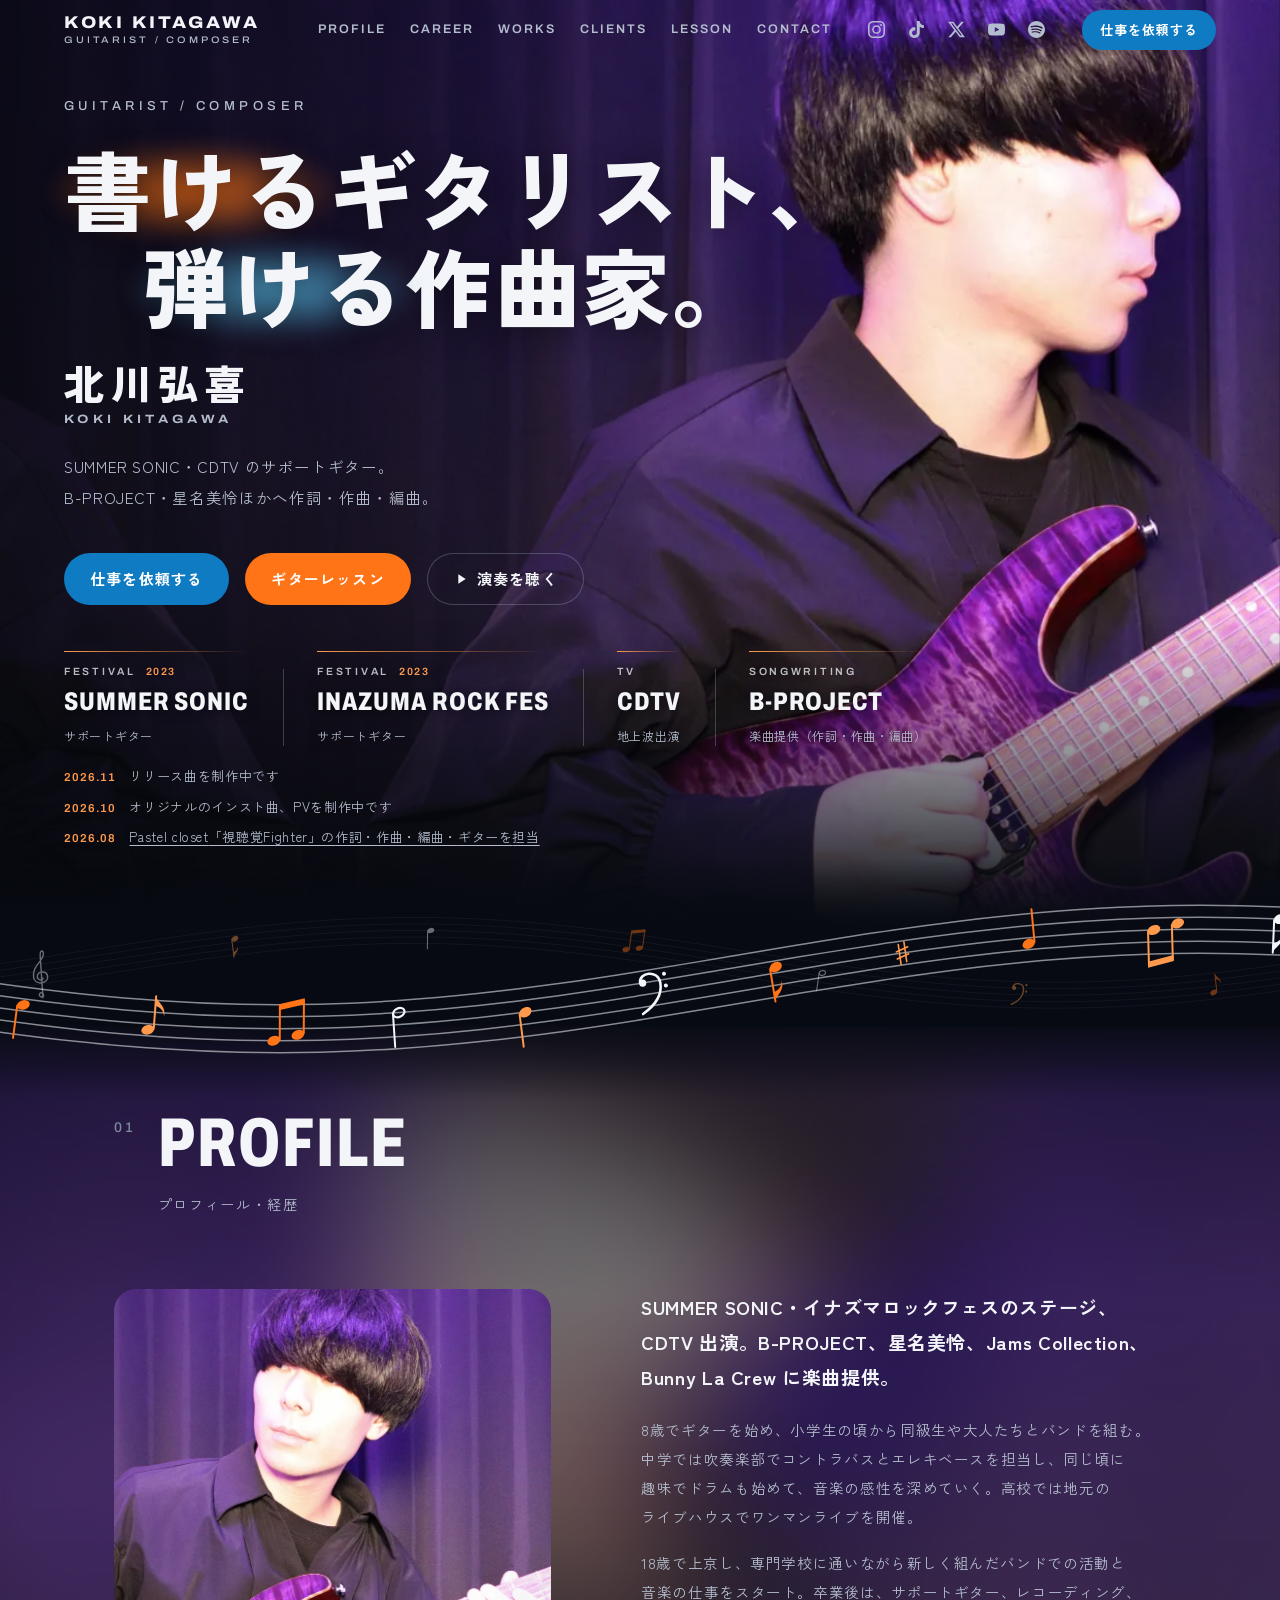
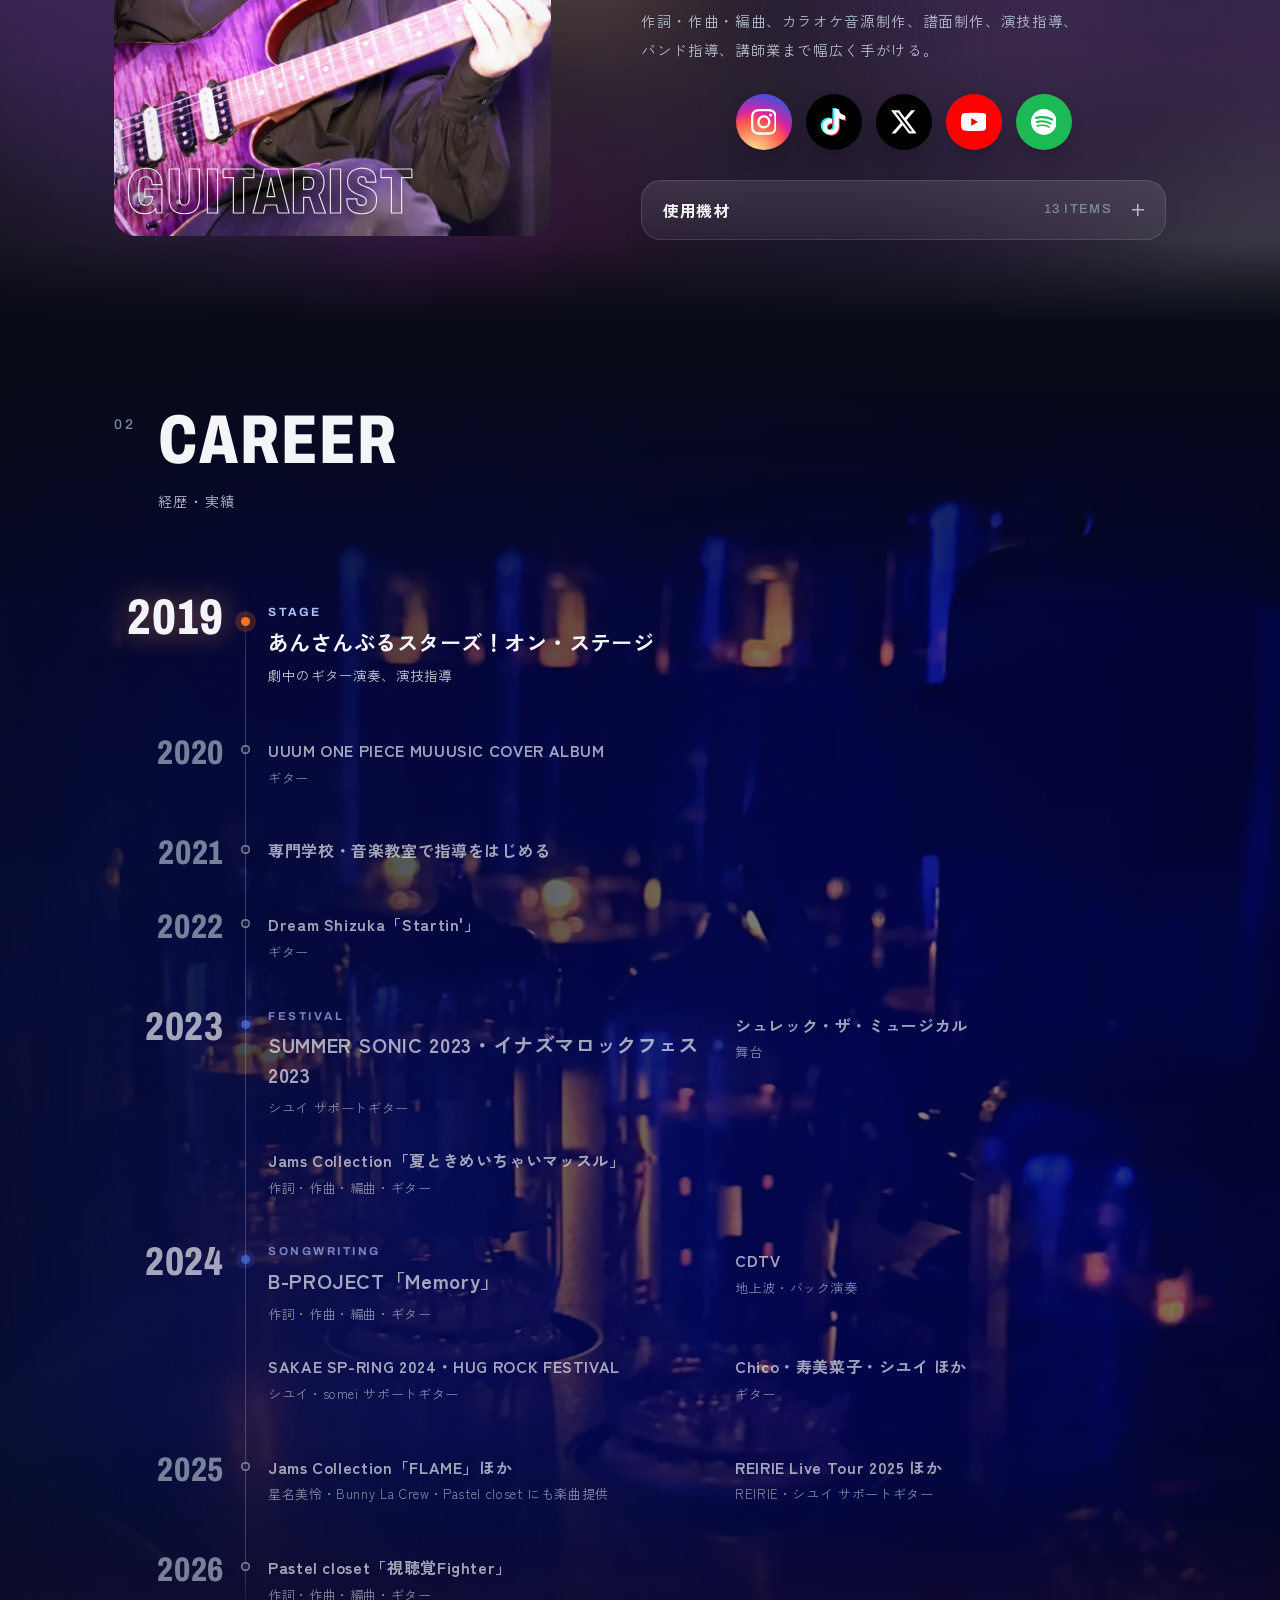
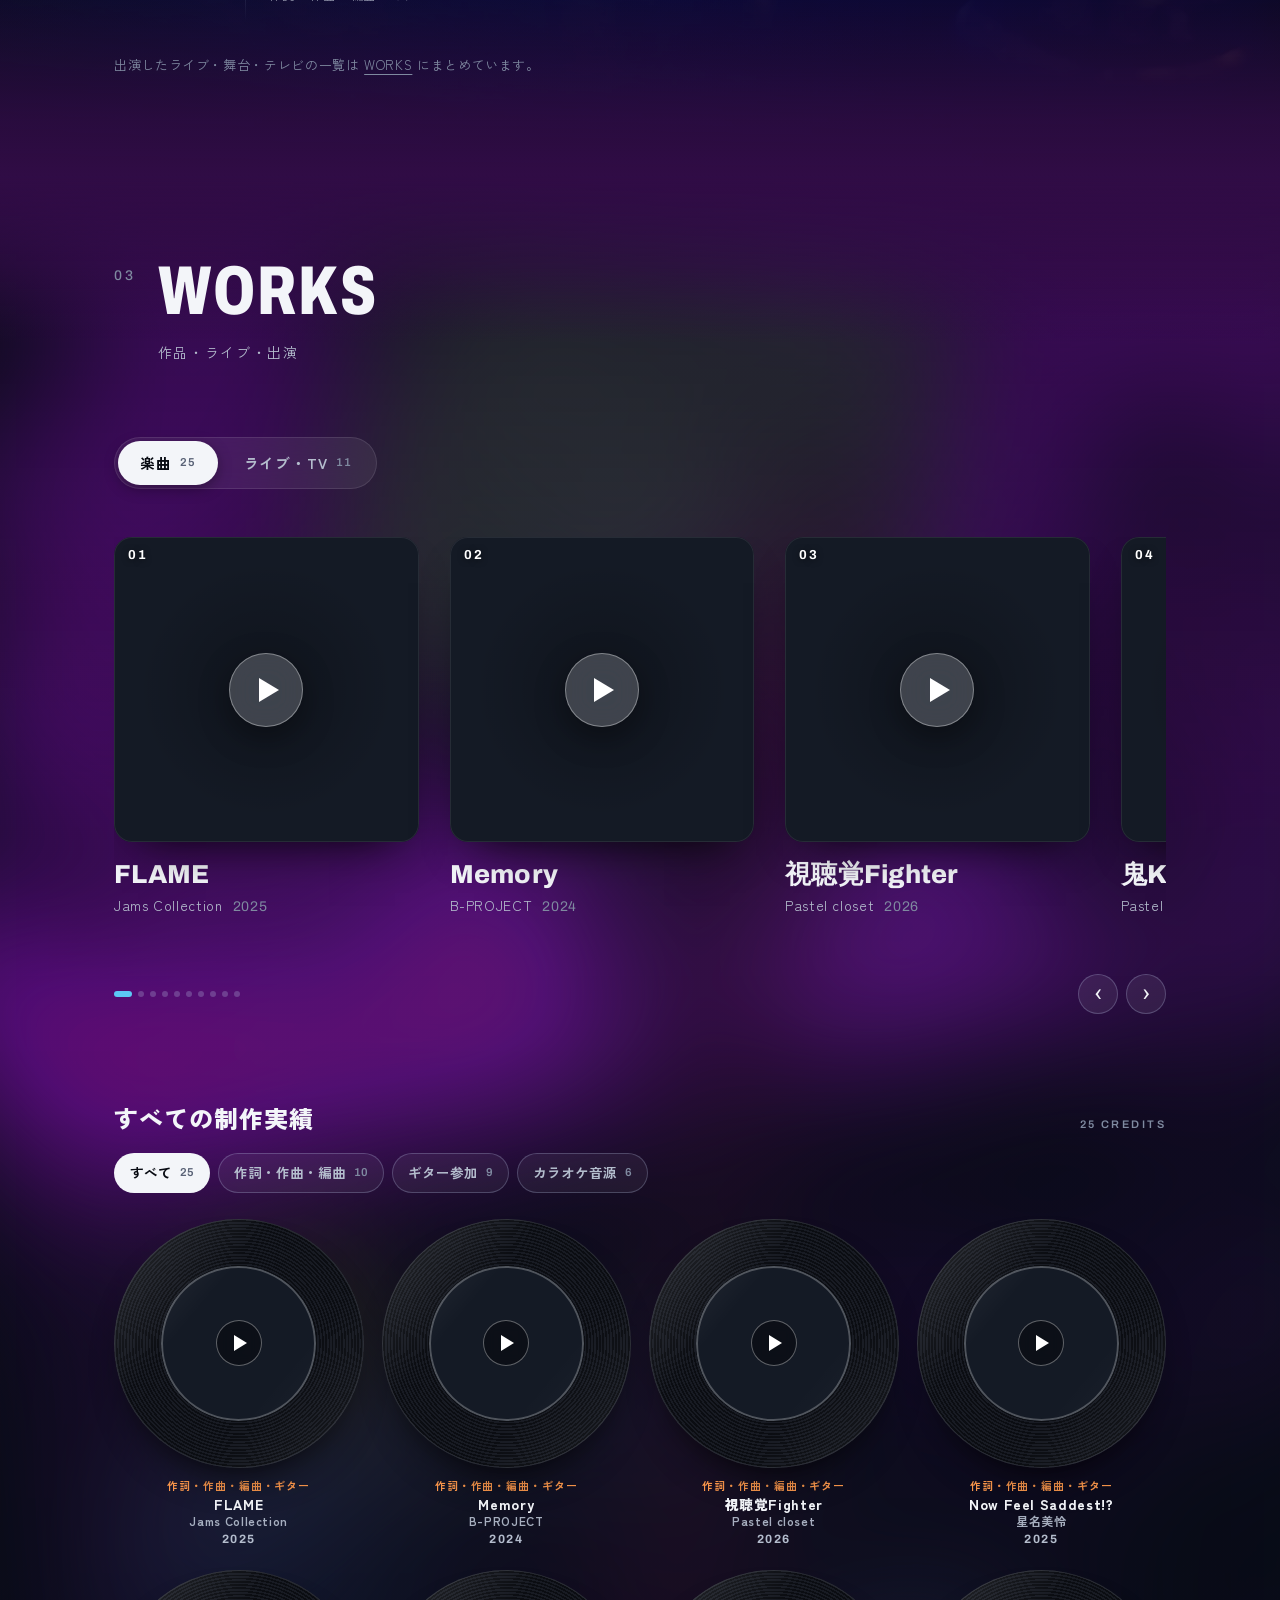
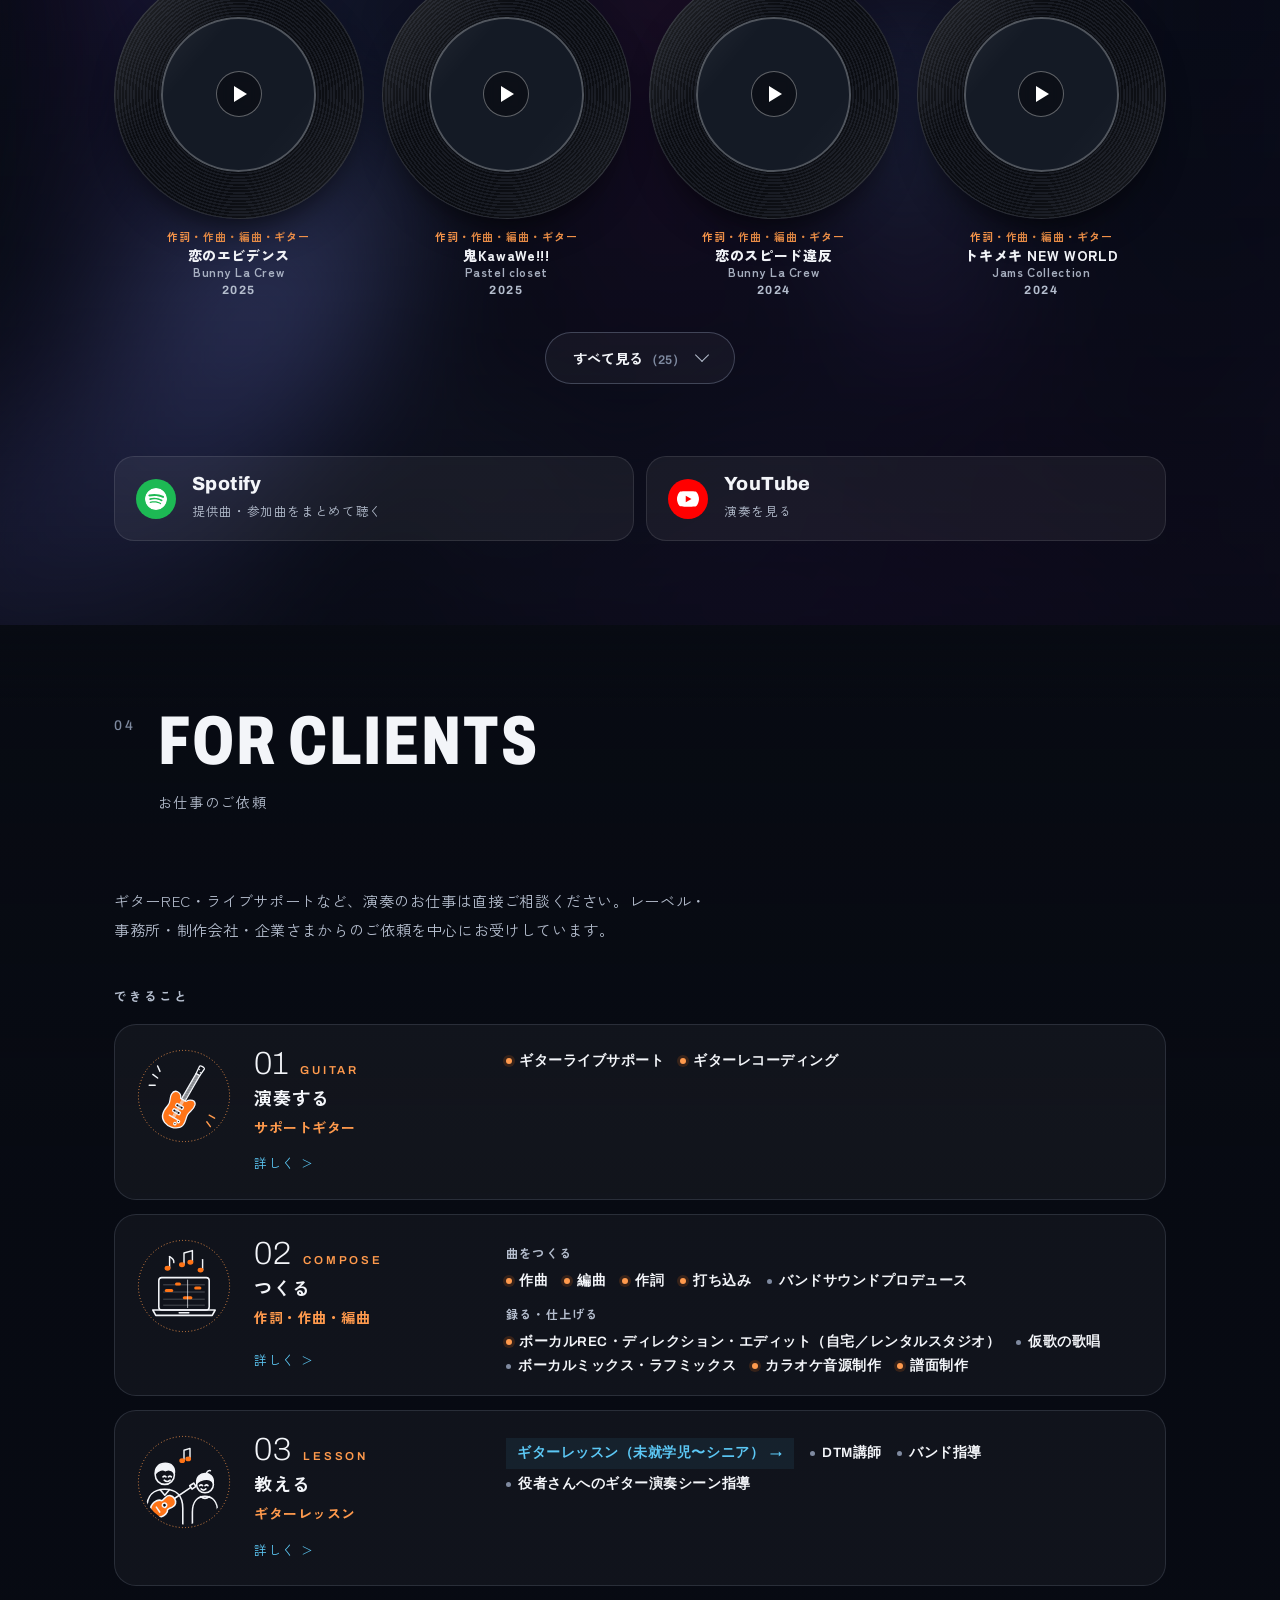
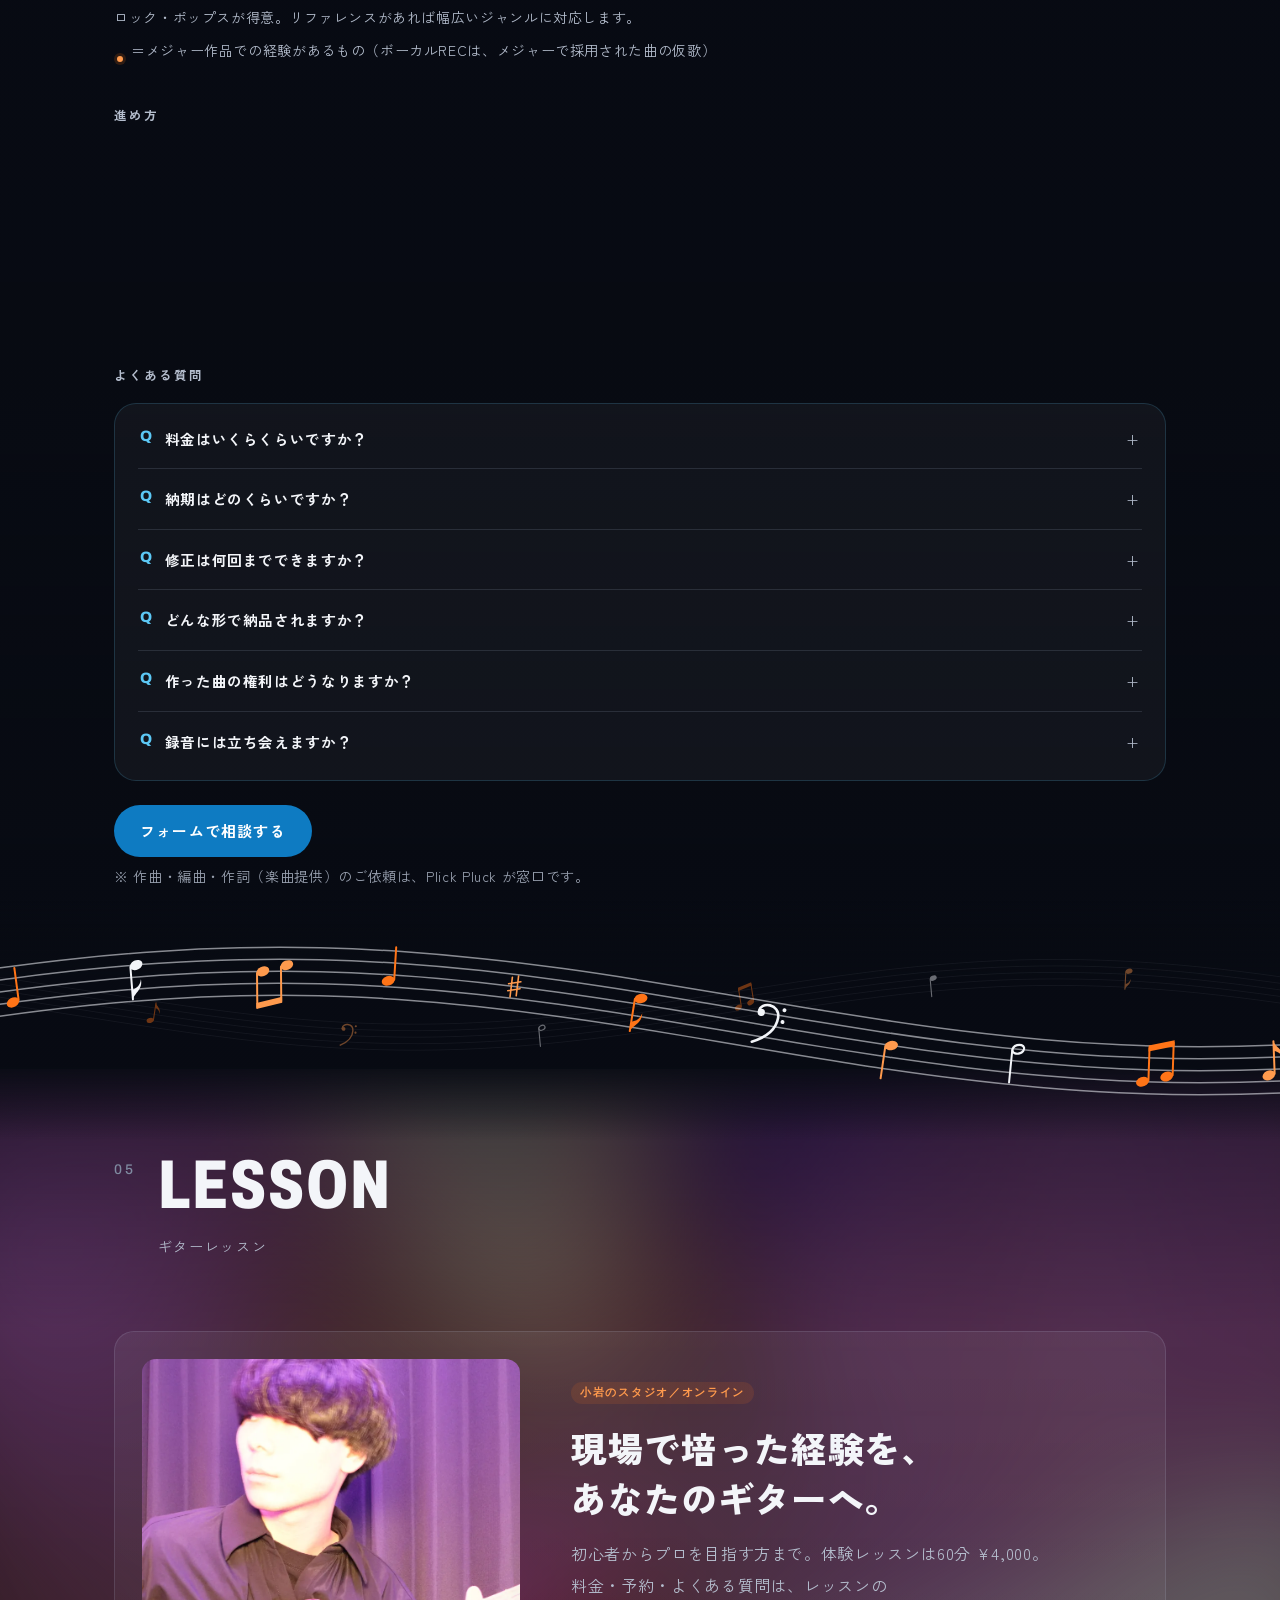
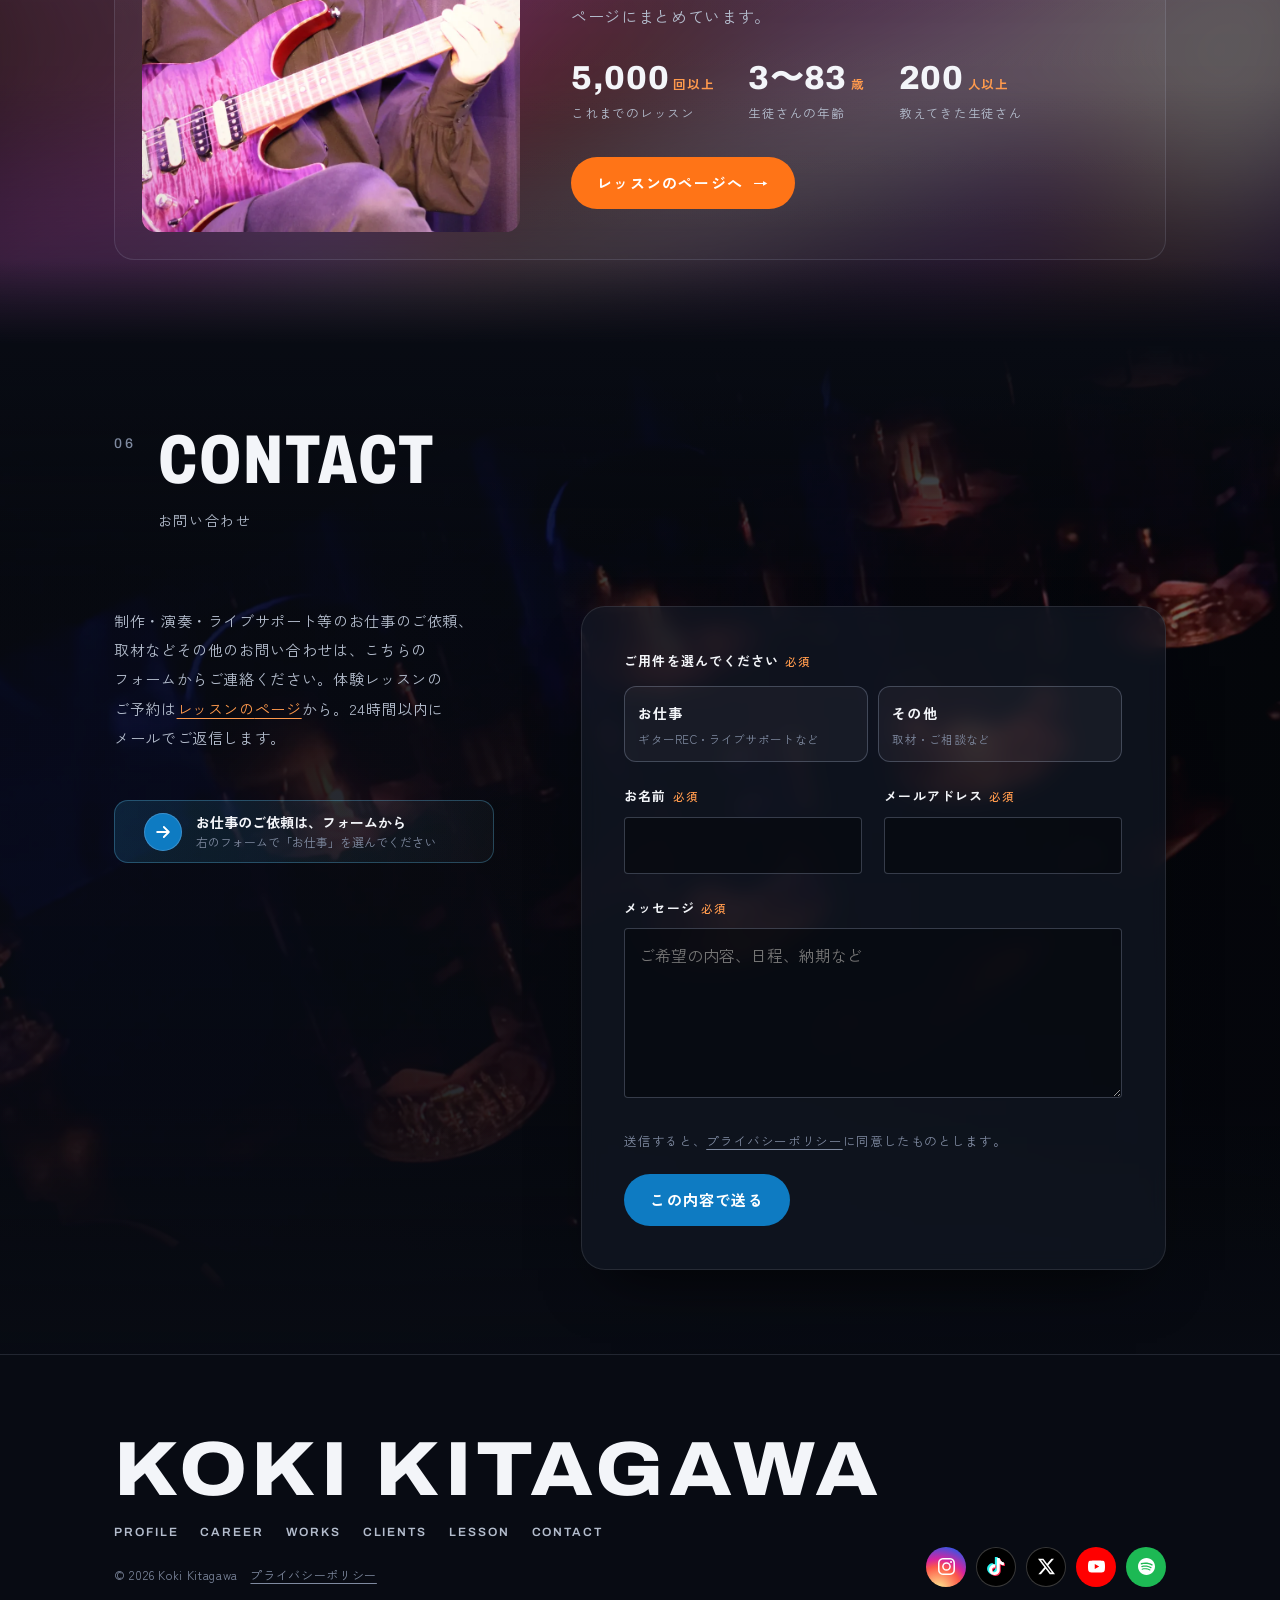
<file: index.html>
<!doctype html>
<html lang="ja">
<head>
<meta charset="utf-8">
<meta name="viewport" content="width=device-width, initial-scale=1, viewport-fit=cover">
<meta name="color-scheme" content="dark">
<meta name="theme-color" content="#06080d">
<title>北川弘喜 | ギタリスト・作曲家／小岩・オンラインのギターレッスン Koki Kitagawa</title>
<meta name="description" content="書けるギタリスト、弾ける作曲家。北川弘喜（Koki Kitagawa）の公式サイト。ライブ・舞台・TVでのサポートギター、作詞・作曲・編曲。ギターレッスンは小岩（JR小岩駅近くのスタジオ）とオンラインで、初心者からプロ志向まで。">
<meta property="og:type" content="website">
<meta property="og:site_name" content="北川弘喜 Koki Kitagawa">
<meta property="og:locale" content="ja_JP">
<meta property="og:title" content="北川弘喜 Koki Kitagawa | 書けるギタリスト、弾ける作曲家。">
<meta property="og:description" content="ライブ・舞台・TVのサポートギター、作詞・作曲・編曲、ギターレッスン。">
<link rel="canonical" href="https://kokikitagawa.com/">
<meta property="og:url" content="https://kokikitagawa.com/">
<meta property="og:image" content="https://kokikitagawa.com/img/ogp.jpg">
<meta property="og:image:width" content="1200">
<meta property="og:image:height" content="630">
<meta property="og:image:alt" content="ギターを弾く北川弘喜。書けるギタリスト、弾ける作曲家。">
<meta name="twitter:card" content="summary_large_image">
<script type="application/ld+json">{"@context":"https://schema.org","@type":"ProfilePage","url":"https://kokikitagawa.com/","name":"北川弘喜 Koki Kitagawa 公式サイト","mainEntity":{"@id":"https://kokikitagawa.com/#person"}}</script>
<script type="application/ld+json">{"@context":"https://schema.org","@type":"Person","@id":"https://kokikitagawa.com/#person","name":"北川弘喜","image":"https://kokikitagawa.com/img/ogp.jpg","alternateName":"Koki Kitagawa","jobTitle":["ギタリスト","作曲家","編曲家","ギター講師"],"description":"書けるギタリスト、弾ける作曲家。SUMMER SONIC・イナズマロックフェスのステージ、CDTV 出演。B-PROJECT、星名美怜、Jams Collection、Bunny La Crew に楽曲提供。ライブ・TVのサポートギター、作詞・作曲・編曲のほか、2021年から小岩（東京都江戸川区）とオンラインでギターレッスンを続けている。","address":{"@type":"PostalAddress","addressRegion":"東京都","addressLocality":"江戸川区"},"url":"https://kokikitagawa.com/","sameAs":["https://www.instagram.com/kitagawa_koki/","https://www.tiktok.com/@koki.kitagawa","https://x.com/Gt_koki_","https://www.youtube.com/@KokiKitagawa","https://open.spotify.com/playlist/4vF3Pt0G9U2wvwlmTueu7q"],"knowsAbout":["ギター演奏","ギターレコーディング","作曲","編曲","作詞","ギターレッスン"]}</script>
<script type="application/ld+json">{"@context":"https://schema.org","@type":"WebSite","name":"北川弘喜 Koki Kitagawa","alternateName":["北川弘喜","Koki Kitagawa","KOKI KITAGAWA"],"url":"https://kokikitagawa.com/","inLanguage":"ja"}</script>
<script type="application/ld+json">{"@context":"https://schema.org","@type":"MusicComposition","name":"FLAME","composer":{"@id":"https://kokikitagawa.com/#person"},"lyricist":{"@id":"https://kokikitagawa.com/#person"},"dateCreated":"2025","recordedAs":{"@type":"MusicRecording","name":"FLAME","byArtist":{"@type":"MusicGroup","name":"Jams Collection"},"url":"https://open.spotify.com/track/7sTd15vzgK8YVyr6eWiVcE"}}</script>
<script type="application/ld+json">{"@context":"https://schema.org","@type":"MusicComposition","name":"Memory","composer":{"@id":"https://kokikitagawa.com/#person"},"lyricist":{"@id":"https://kokikitagawa.com/#person"},"dateCreated":"2024","recordedAs":{"@type":"MusicRecording","name":"Memory","byArtist":{"@type":"MusicGroup","name":"B-PROJECT"},"url":"https://open.spotify.com/track/3laM9HmVwaKT9ooW8K7pv5"}}</script>
<script type="application/ld+json">{"@context":"https://schema.org","@type":"MusicComposition","name":"視聴覚Fighter","composer":{"@id":"https://kokikitagawa.com/#person"},"lyricist":{"@id":"https://kokikitagawa.com/#person"},"dateCreated":"2026","recordedAs":{"@type":"MusicRecording","name":"視聴覚Fighter","byArtist":{"@type":"MusicGroup","name":"Pastel closet"},"url":"https://open.spotify.com/track/7d7lYGu9Xw5cHC8EYxwH4H"}}</script>
<script type="application/ld+json">{"@context":"https://schema.org","@type":"MusicComposition","name":"Now Feel Saddest!?","composer":{"@id":"https://kokikitagawa.com/#person"},"lyricist":{"@id":"https://kokikitagawa.com/#person"},"dateCreated":"2025","recordedAs":{"@type":"MusicRecording","name":"Now Feel Saddest!?","byArtist":{"@type":"MusicGroup","name":"星名美怜"},"url":"https://open.spotify.com/track/3QgR9KoAAjvt9fkKb9TSED"}}</script>
<script type="application/ld+json">{"@context":"https://schema.org","@type":"MusicComposition","name":"恋のエビデンス","composer":{"@id":"https://kokikitagawa.com/#person"},"lyricist":{"@id":"https://kokikitagawa.com/#person"},"dateCreated":"2025","recordedAs":{"@type":"MusicRecording","name":"恋のエビデンス","byArtist":{"@type":"MusicGroup","name":"Bunny La Crew"},"url":"https://open.spotify.com/track/7HQPCWoHAbQt44sOzpCib1"}}</script>
<script type="application/ld+json">{"@context":"https://schema.org","@type":"MusicComposition","name":"鬼KawaWe!!!","composer":{"@id":"https://kokikitagawa.com/#person"},"lyricist":{"@id":"https://kokikitagawa.com/#person"},"dateCreated":"2025","recordedAs":{"@type":"MusicRecording","name":"鬼KawaWe!!!","byArtist":{"@type":"MusicGroup","name":"Pastel closet"},"url":"https://open.spotify.com/track/41yUuXdDjcWTkUsHoptqqs"}}</script>
<link rel="preconnect" href="https://fonts.googleapis.com">
<link rel="preconnect" href="https://fonts.gstatic.com" crossorigin>
<link href="https://fonts.googleapis.com/css2?family=Archivo:wdth,wght@72..118,300..900&family=Zen+Kaku+Gothic+New:wght@400;500;700;900&display=swap" rel="stylesheet">
<link rel="icon" href="assets/favicon-48.png" sizes="48x48" type="image/png">
<link rel="apple-touch-icon" href="assets/apple-touch-icon.png">
<link rel="manifest" href="site.webmanifest">
<meta name="apple-mobile-web-app-title" content="北川弘喜">
<link rel="stylesheet" href="assets/css/kk-design-system.css?v=69foca">
<link rel="stylesheet" href="assets/css/site.css?v=wcyq23">
<style>.ph-guitar::before{background-image:url("img/guitar-900.webp")}.ph-studio::before{background-image:url("img/studio-1000.webp")}.ph-lesson::before{background-image:url("img/lesson-900.webp")}.ph-stage::before{background-image:url("img/stage-1000.webp")}.ph-live::before{background-image:url("img/live-720.webp")}.ph-pedal::before{background-image:url("img/pedal-1200.webp")}.ph-play::before{background-image:url("img/play-1400.webp")}.ph-desk::before{background-image:url("img/desk-900.webp")}.ph-hands::before{background-image:url("img/hands-1400.webp")}.ph-guitars::before{background-image:url("img/guitars-900.webp")}#profile.sbg::before,#profile .sbg-low{background-image:url("img/profile-900.webp")}#works.sbg::before{background-image:url("img/studio-1000.webp")}#lesson.sbg::before{background-image:url("img/lesson-900.webp")}</style>
<script>document.documentElement.classList.add("js")</script>
<script async src="https://www.googletagmanager.com/gtag/js?id=G-5JD2YM6KF8"></script>
<script>window.dataLayer=window.dataLayer||[];function gtag(){dataLayer.push(arguments)}gtag("js",new Date());var kkF={ig:"instagram",x:"x",yt:"youtube",tt:"tiktok",sp:"spotify"}[(new URLSearchParams(location.search).get("from")||"").toLowerCase()];gtag("config","G-5JD2YM6KF8",{page_location:location.origin+location.pathname+(kkF?"?utm_source="+kkF+"&utm_medium=social":""),page_referrer:document.referrer.split("?")[0]});
document.addEventListener("click",function(e){var a=e.target.closest&&e.target.closest("a[href]");if(!a)return;var h=a.getAttribute("href")||"",w=location.pathname;if(/line\.me/.test(h))gtag("event","line_click",{place:w});else if(/yoyaku\.html/.test(h))gtag("event","booking_page_click",{place:w});else if(/lesson\.html/.test(h))gtag("event","lesson_page_click",{place:w});},true);</script>
</head>
<body>
<a class="sr" href="#main">本文へ</a>
<header class="hd" id="hd">
  <div class="wrap">
    <a class="logo" href="#top" aria-label="KOKI KITAGAWA トップへ">KOKI KITAGAWA<small>GUITARIST / COMPOSER</small></a>
    <nav class="nav" id="nav" aria-label="ページ内">
      <a href="#profile">PROFILE</a><a href="#career">CAREER</a><a href="#works">WORKS</a><a href="#clients">CLIENTS</a><a href="lesson.html">LESSON</a><a href="#contact">CONTACT</a>
    </nav>
    <div class="sns"><a class="c-ig" href="https://www.instagram.com/kitagawa_koki/" target="_blank" rel="noopener" aria-label="Instagram"><svg viewBox="0 0 24 24" aria-hidden="true"><path d="M7.0301.084c-1.2768.0602-2.1487.264-2.911.5634-.7888.3075-1.4575.72-2.1228 1.3877-.6652.6677-1.075 1.3368-1.3802 2.127-.2954.7638-.4956 1.6365-.552 2.914-.0564 1.2775-.0689 1.6882-.0626 4.947.0062 3.2586.0206 3.6671.0825 4.9473.061 1.2765.264 2.1482.5635 2.9107.308.7889.72 1.4573 1.388 2.1228.6679.6655 1.3365 1.0743 2.1285 1.38.7632.295 1.6361.4961 2.9134.552 1.2773.056 1.6884.069 4.9462.0627 3.2578-.0062 3.668-.0207 4.9478-.0814 1.28-.0607 2.147-.2652 2.9098-.5633.7889-.3086 1.4578-.72 2.1228-1.3881.665-.6682 1.0745-1.3378 1.3795-2.1284.2957-.7632.4966-1.636.552-2.9124.056-1.2809.0692-1.6898.063-4.948-.0063-3.2583-.021-3.6668-.0817-4.9465-.0607-1.2797-.264-2.1487-.5633-2.9117-.3084-.7889-.72-1.4568-1.3876-2.1228C21.2982 1.33 20.628.9208 19.8378.6165 19.074.321 18.2017.1197 16.9244.0645 15.6471.0093 15.236-.005 11.977.0014 8.718.0076 8.31.0215 7.0301.0839m.1402 21.6932c-1.17-.0509-1.8053-.2453-2.2287-.408-.5606-.216-.96-.4771-1.3819-.895-.422-.4178-.6811-.8186-.9-1.378-.1644-.4234-.3624-1.058-.4171-2.228-.0595-1.2645-.072-1.6442-.079-4.848-.007-3.2037.0053-3.583.0607-4.848.05-1.169.2456-1.805.408-2.2282.216-.5613.4762-.96.895-1.3816.4188-.4217.8184-.6814 1.3783-.9003.423-.1651 1.0575-.3614 2.227-.4171 1.2655-.06 1.6447-.072 4.848-.079 3.2033-.007 3.5835.005 4.8495.0608 1.169.0508 1.8053.2445 2.228.408.5608.216.96.4754 1.3816.895.4217.4194.6816.8176.9005 1.3787.1653.4217.3617 1.056.4169 2.2263.0602 1.2655.0739 1.645.0796 4.848.0058 3.203-.0055 3.5834-.061 4.848-.051 1.17-.245 1.8055-.408 2.2294-.216.5604-.4763.96-.8954 1.3814-.419.4215-.8181.6811-1.3783.9-.4224.1649-1.0577.3617-2.2262.4174-1.2656.0595-1.6448.072-4.8493.079-3.2045.007-3.5825-.006-4.848-.0608M16.953 5.5864A1.44 1.44 0 1 0 18.39 4.144a1.44 1.44 0 0 0-1.437 1.4424M5.8385 12.012c.0067 3.4032 2.7706 6.1557 6.173 6.1493 3.4026-.0065 6.157-2.7701 6.1506-6.1733-.0065-3.4032-2.771-6.1565-6.174-6.1498-3.403.0067-6.156 2.771-6.1496 6.1738M8 12.0077a4 4 0 1 1 4.008 3.9921A3.9996 3.9996 0 0 1 8 12.0077"/></svg></a><a class="c-tt" href="https://www.tiktok.com/@koki.kitagawa" target="_blank" rel="noopener" aria-label="TikTok"><svg viewBox="0 0 24 24" aria-hidden="true"><path d="M12.53.02c1.31-.02 2.61-.01 3.91-.02.08 1.53.63 3.09 1.75 4.17 1.12 1.11 2.7 1.62 4.24 1.79v4.03c-1.44-.05-2.89-.35-4.2-.97-.57-.26-1.1-.59-1.62-.93-.01 2.92.01 5.84-.02 8.75-.08 1.4-.54 2.79-1.35 3.94-1.31 1.92-3.58 3.17-5.91 3.21-1.43.08-2.86-.31-4.08-1.03-2.02-1.19-3.44-3.37-3.65-5.71-.02-.5-.03-1-.01-1.49.18-1.9 1.12-3.72 2.58-4.96 1.66-1.44 3.98-2.13 6.15-1.72.02 1.48-.04 2.96-.04 4.44-.99-.32-2.15-.23-3.02.37-.63.41-1.11 1.04-1.36 1.75-.21.51-.15 1.07-.14 1.61.24 1.64 1.82 3.02 3.5 2.87 1.12-.01 2.19-.66 2.77-1.61.19-.33.4-.67.41-1.06.1-1.79.06-3.57.07-5.36.01-4.03-.01-8.05.02-12.07z"/></svg></a><a class="c-x" href="https://x.com/Gt_koki_" target="_blank" rel="noopener" aria-label="X"><svg viewBox="0 0 24 24" aria-hidden="true"><path d="M18.901 1.153h3.68l-8.04 9.19L24 22.846h-7.406l-5.8-7.584-6.638 7.584H.474l8.6-9.83L0 1.154h7.594l5.243 6.932ZM17.61 20.644h2.039L6.486 3.24H4.298Z"/></svg></a><a class="c-yt" href="https://www.youtube.com/@KokiKitagawa" target="_blank" rel="noopener" aria-label="YouTube"><svg viewBox="0 0 24 24" aria-hidden="true"><path d="M23.498 6.186a3.016 3.016 0 0 0-2.122-2.136C19.505 3.545 12 3.545 12 3.545s-7.505 0-9.377.505A3.017 3.017 0 0 0 .502 6.186C0 8.07 0 12 0 12s0 3.93.502 5.814a3.016 3.016 0 0 0 2.122 2.136c1.871.505 9.376.505 9.376.505s7.505 0 9.377-.505a3.015 3.015 0 0 0 2.122-2.136C24 15.93 24 12 24 12s0-3.93-.502-5.814zM9.545 15.568V8.432L15.818 12l-6.273 3.568z"/></svg></a><a class="c-sp" href="https://open.spotify.com/playlist/4vF3Pt0G9U2wvwlmTueu7q" target="_blank" rel="noopener" aria-label="Spotify"><svg viewBox="0 0 24 24" aria-hidden="true"><path d="M12 0C5.4 0 0 5.4 0 12s5.4 12 12 12 12-5.4 12-12S18.66 0 12 0zm5.521 17.34c-.24.359-.66.48-1.021.24-2.82-1.74-6.36-2.101-10.561-1.141-.418.122-.779-.179-.899-.539-.12-.421.18-.78.54-.9 4.56-1.021 8.52-.6 11.64 1.32.42.18.479.659.301 1.02zm1.44-3.3c-.301.42-.841.6-1.262.3-3.239-1.98-8.159-2.58-11.939-1.38-.479.12-1.02-.12-1.14-.6-.12-.48.12-1.021.6-1.141C9.6 9.9 15 10.561 18.72 12.84c.361.181.54.78.241 1.2zm.12-3.36C15.24 8.4 8.82 8.16 5.16 9.301c-.6.179-1.2-.181-1.38-.721-.18-.601.18-1.2.72-1.381 4.26-1.26 11.28-1.02 15.721 1.621.539.3.719 1.02.419 1.56-.299.421-1.02.599-1.559.3z"/></svg></a></div>
    <button class="btn gr sm" type="button" data-open="お仕事">仕事を<wbr>依頼する</button>
    <button class="menu-btn" type="button" id="menuBtn" aria-label="メニューを開く" aria-expanded="false" aria-controls="menu"><i></i></button>
  </div>
</header>

<main id="main">
<section class="hero" id="top" aria-label="北川弘喜">
      <i class="hero-blur" aria-hidden="true" style="background-image:url('img/hero-sp-900.webp')"></i>
      <picture><source media="(max-width:820px)" srcset="img/hero-sp-900.webp"><img src="img/hero-pc-2000.webp" alt="紫の照明の中、ギターのネックを斜めに構えて弾く北川弘喜" fetchpriority="high"></picture>
      <div class="wrap">
        <p class="role">GUITARIST / COMPOSER</p>
        <h1 class="cp"><span class="l1"><em class="kw or">書ける</em>ギタリスト、</span><span class="l2"><em class="kw bl">弾ける</em>作曲家。</span></h1>
        <p class="name nm2"><span class="jp">北川弘喜</span><span class="en">KOKI KITAGAWA</span></p>
        <p class="lead">SUMMER SONIC・<wbr>CDTV の<wbr>サポートギター。<br>B-PROJECT・<wbr>星名美怜ほかへ<wbr>作詞・<wbr>作曲・<wbr>編曲。</p>
        <div class="cta cta3">
          <button class="btn gr" type="button" data-open="お仕事">仕事を<wbr>依頼する</button>
          <a class="btn or" href="lesson.html">ギターレッスン</a>
          <a class="btn line listen" href="#works"><svg viewBox="0 0 24 24" aria-hidden="true" width="14" height="14"><path d="M8 5v14l11-7z" fill="currentColor"/></svg>演奏を<wbr>聴く</a>
        </div>
        <ul class="marks v-a" aria-label="主な実績">
          <li><i>FESTIVAL<em>2023</em></i><b>SUMMER SONIC</b><span>サポートギター</span></li>
          <li><i>FESTIVAL<em>2023</em></i><b>INAZUMA ROCK FES</b><span>サポートギター</span></li>
          <li><i>TV</i><b>CDTV</b><span>地上波出演</span></li>
          <li><i>SONGWRITING</i><b>B-PROJECT</b><span>楽曲提供<wbr>（作詞・<wbr>作曲・<wbr>編曲）</span></li>
        </ul>
        <ul class="news" aria-label="お知らせ"><li><time>2026.11</time><span>リリース曲を<wbr>制作中です</span></li><li><time>2026.10</time><span>オリジナルの<wbr>インスト曲、<wbr>PVを<wbr>制作中です</span></li><li><time>2026.08</time><a href="https://open.spotify.com/track/7d7lYGu9Xw5cHC8EYxwH4H" target="_blank" rel="noopener">Pastel closet<wbr>「視聴覚Fighter」の<wbr>作詞・<wbr>作曲・<wbr>編曲・<wbr>ギターを<wbr>担当</a></li></ul>
      </div>
    </section><div class="ribbon wave" aria-hidden="true"><svg class="staffs pc" viewBox="0 0 1440 240" preserveAspectRatio="xMidYMid slice" focusable="false" data-rw="1440" data-rev="0">
      <g class="st-back st-layer" data-f="103.8,32.4,0.00489,2.3" data-s="6.5" data-dur="78"><path class="ln l0" d="M-159.9 123.2C-133.5 123.4 -107.1 122.8 -80.7 121.4C-54.3 120 -27.8 117.8 -1.4 115C25.1 112.2 51.6 108.8 78.2 105C104.7 101.3 131.3 97.1 158 92.9C184.6 88.7 211.3 84.4 238.1 80.4C264.8 76.4 291.6 72.7 318.5 69.5C345.3 66.3 372.2 63.6 399.1 61.8C426 59.9 452.9 58.8 479.9 58.5C506.8 58.2 533.7 58.7 560.7 60.1C587.6 61.5 614.5 63.6 641.3 66.4C668.2 69.2 695 72.6 721.8 76.4C748.6 80.2 775.3 84.4 802 88.6C828.7 92.8 855.3 97.1 881.9 101.1C908.5 105.1 935.1 108.8 961.6 112C988 115.2 1014.5 117.8 1040.9 119.7C1067.4 121.6 1093.8 122.8 1120.2 123.1C1146.6 123.4 1173 122.9 1199.4 121.7C1225.8 120.4 1252.2 118.3 1278.7 115.6C1305.1 112.9 1331.6 109.6 1358.2 105.8C1384.7 102.1 1411.3 98 1438 93.8C1464.6 89.6 1491.3 85.3 1518.1 81.3C1544.8 77.2 1571.6 73.4 1598.4 70.2"/><path class="ln l1" d="M-159.9 129.7C-133.4 129.9 -106.9 129.3 -80.3 127.9C-53.8 126.5 -27.3 124.3 -0.7 121.5C25.9 118.7 52.5 115.3 79.1 111.5C105.7 107.7 132.3 103.5 159 99.3C185.6 95.1 212.3 90.8 239 86.8C265.7 82.8 292.5 79.1 319.2 75.9C346 72.7 372.8 70.1 399.5 68.2C426.3 66.4 453.1 65.3 479.9 65C506.7 64.7 533.5 65.2 560.3 66.6C587.1 67.9 613.9 70.1 640.7 72.9C667.4 75.7 694.2 79.1 720.9 82.8C747.6 86.6 774.3 90.8 801 95C827.7 99.2 854.3 103.5 881 107.5C907.6 111.5 934.2 115.2 960.8 118.4C987.4 121.6 1013.9 124.3 1040.5 126.2C1067 128.1 1093.5 129.3 1120.1 129.6C1146.6 129.9 1173.1 129.4 1199.7 128.2C1226.2 126.9 1252.8 124.8 1279.3 122.1C1305.9 119.4 1332.5 116 1359.1 112.3C1385.7 108.5 1412.3 104.4 1439 100.2C1465.6 96 1492.3 91.7 1519 87.7C1545.7 83.7 1572.5 79.9 1599.2 76.6"/><path class="ln l2" d="M-160 136.2C-133.3 136.4 -106.7 135.8 -80 134.4C-53.3 133 -26.7 130.8 0 128C26.7 125.1 53.3 121.7 80 117.9C106.7 114.1 133.3 109.9 160 105.7C186.7 101.5 213.3 97.3 240 93.3C266.7 89.3 293.3 85.6 320 82.4C346.7 79.2 373.3 76.6 400 74.7C426.7 72.9 453.3 71.8 480 71.5C506.7 71.2 533.3 71.7 560 73.1C586.7 74.4 613.3 76.6 640 79.3C666.7 82.1 693.3 85.5 720 89.3C746.7 93.1 773.3 97.2 800 101.4C826.7 105.6 853.3 109.9 880 113.9C906.7 117.9 933.3 121.7 960 124.9C986.7 128.1 1013.3 130.7 1040 132.7C1066.7 134.6 1093.3 135.8 1120 136.1C1146.7 136.4 1173.3 135.9 1200 134.7C1226.7 133.4 1253.3 131.3 1280 128.6C1306.7 125.8 1333.3 122.5 1360 118.7C1386.7 115 1413.3 110.8 1440 106.6C1466.7 102.4 1493.3 98.2 1520 94.1C1546.7 90.1 1573.3 86.3 1600 83.1"/><path class="ln l3" d="M-160.1 142.7C-133.3 142.9 -106.5 142.3 -79.7 140.9C-52.9 139.4 -26.1 137.2 0.7 134.4C27.4 131.6 54.2 128.2 80.9 124.3C107.6 120.5 134.3 116.4 161 112.2C187.7 107.9 214.3 103.7 241 99.7C267.6 95.7 294.2 92 320.8 88.8C347.3 85.7 373.9 83.1 400.5 81.2C427 79.4 453.5 78.3 480.1 78C506.6 77.7 533.1 78.2 559.7 79.6C586.2 80.9 612.8 83 639.3 85.8C665.9 88.6 692.5 92 719.1 95.7C745.7 99.5 772.3 103.6 799 107.8C825.6 112 852.3 116.3 879 120.3C905.7 124.4 932.5 128.1 959.2 131.3C986 134.5 1012.7 137.2 1039.5 139.1C1066.3 141.1 1093.1 142.3 1119.9 142.6C1146.7 142.9 1173.5 142.4 1200.3 141.1C1227.1 139.8 1253.9 137.8 1280.7 135C1307.4 132.3 1334.2 128.9 1360.9 125.2C1387.6 121.4 1414.3 117.3 1441 113.1C1467.7 108.8 1494.3 104.6 1521 100.5C1547.6 96.5 1574.2 92.8 1600.8 89.5"/><path class="ln l4" d="M-160.1 149.2C-133.2 149.4 -106.2 148.8 -79.3 147.3C-52.4 145.9 -25.5 143.7 1.4 140.9C28.2 138.1 55.1 134.6 81.8 130.8C108.6 127 135.3 122.8 162 118.6C188.7 114.4 215.3 110.1 241.9 106.1C268.5 102.1 295 98.4 321.5 95.3C348 92.1 374.5 89.6 400.9 87.7C427.3 85.9 453.7 84.7 480.1 84.5C506.5 84.2 532.9 84.7 559.3 86.1C585.8 87.4 612.2 89.5 638.7 92.3C665.1 95 691.6 98.4 718.2 102.2C744.7 105.9 771.3 110 798 114.3C824.6 118.5 851.3 122.7 878.1 126.8C904.8 130.8 931.6 134.6 958.4 137.8C985.3 141 1012.2 143.7 1039.1 145.6C1066 147.6 1092.9 148.8 1119.8 149.1C1146.8 149.4 1173.7 148.9 1200.6 147.6C1227.5 146.3 1254.5 144.2 1281.3 141.5C1308.2 138.7 1335 135.4 1361.8 131.6C1388.6 127.8 1415.3 123.7 1442 119.5C1468.7 115.3 1495.4 111 1521.9 107C1548.5 103 1575.1 99.2 1601.6 96"/><g class="nt c-o" transform="translate(-160 136.2) rotate(0.5)"><g transform="scale(0.54) translate(0 6)"><ellipse rx="6.6" ry="4.7" transform="rotate(-22)"/><path class="sk" d="M5.9 -1.5V-34"/></g></g><g class="nt c-w" transform="translate(35.6 123.9) rotate(-7.1)"><g transform="scale(0.54) translate(0 0)"><path class="sk cl" transform="translate(0 8)" d="M-1 40c-6 1.5-9-5.5-3.5-7.5c4.5-1.5 7 4.5 2.5 9M-1.5 41L5-34C6-48 14-46 11-36C8-26-13-18-13 2C-13 18 13 18 13 4C13-8-5-9-6 2C-6.5 9 3 11 4 6"/></g></g><g class="nt c-h" transform="translate(231.1 94.6) rotate(-8.6)"><g transform="scale(0.54) translate(0 -6)"><ellipse rx="6.6" ry="4.7" transform="rotate(-22)"/><path class="sk" d="M-5.9 1.5V34"/><path d="M-5.9 34c1.5-6 11-9 9.5-19.5c-1.2 6-4.5 8.5-9.5 10z"/></g></g><g class="nt c-w" transform="translate(426.7 73.1) rotate(-2.9)"><g transform="scale(0.54) translate(0 0)"><ellipse rx="6.6" ry="4.7" transform="rotate(-22)"/><path class="sk" d="M-5.9 1.5V34"/></g></g><g class="nt c-o" transform="translate(622.2 77.6) rotate(5.3)"><g transform="scale(0.54) translate(0 6)"><ellipse rx="6.6" ry="4.7" transform="rotate(-22)"/><ellipse cx="24" cy="-6" rx="6.6" ry="4.7" transform="rotate(-22 24 -6)"/><path class="sk" d="M5.9 -1.5V-34M29.9 -7.5V-40"/><path d="M5 -36.5L30.8 -42.5V-36.5L5 -30.5z"/></g></g><g class="nt c-w" transform="translate(817.8 104.2) rotate(9)"><g transform="scale(0.54) translate(0 -6)"><ellipse class="hol" rx="6" ry="4.3" transform="rotate(-22)"/><path class="sk" d="M-5.9 1.5V34"/></g></g><g class="nt c-h" transform="translate(1013.3 130.5) rotate(5.1)"><g transform="scale(0.54) translate(0 0)"><path class="sk cl" d="M-9-12.5C-9-23.5 11-23.5 11-9.5C11 4.5-1 13.5-11 18.5"/><circle cx="-6.5" cy="-12" r="3.6"/><circle cx="16" cy="-18" r="2"/><circle cx="16" cy="-6" r="2"/></g></g><g class="nt c-o" transform="translate(1208.9 134.2) rotate(-3.1)"><g transform="scale(0.54) translate(0 12)"><ellipse rx="6.6" ry="4.7" transform="rotate(-22)"/><path class="sk" d="M5.9 -1.5V-34"/><path d="M5.9 -34c1.5 6 11 9 9.5 19.5c-1.2-6-4.5-8.5-9.5-10z"/></g></g><g class="nt c-w" transform="translate(1404.4 112.2) rotate(-8.7)"><g transform="scale(0.54) translate(0 -12)"><ellipse rx="6.6" ry="4.7" transform="rotate(-22)"/><path class="sk" d="M-5.9 1.5V34"/></g></g></g>
      <g class="st-front st-layer" data-f="120,49.68,0.0034,0.35" data-s="12" data-dur="48"><path class="ln l0" d="M-156.1 86.7C-129.3 91.2 -102.6 95.7 -76 100.2C-49.4 104.7 -22.8 109.1 3.8 113.3C30.3 117.5 56.8 121.5 83.3 125.2C109.7 128.8 136.1 132.1 162.5 134.9C188.9 137.7 215.3 140 241.6 141.7C267.9 143.5 294.2 144.7 320.5 145.3C346.8 145.8 373.1 145.8 399.4 145.2C425.7 144.6 452 143.3 478.4 141.6C504.7 139.8 531.1 137.4 557.4 134.6C583.8 131.8 610.3 128.5 636.7 124.8C663.2 121.2 689.7 117.2 716.2 112.9C742.8 108.7 769.4 104.2 796 99.8C822.7 95.3 849.3 90.7 876.1 86.3C902.8 81.9 929.6 77.5 956.4 73.5C983.3 69.5 1010.1 65.7 1037 62.4C1064 59.1 1090.9 56.1 1117.9 53.8C1144.9 51.4 1171.9 49.5 1198.9 48.3C1225.9 47 1252.9 46.3 1280 46.3C1307 46.3 1334 46.9 1361.1 48.1C1388.1 49.3 1415.1 51.1 1442.1 53.4C1469.1 55.8 1496 58.7 1522.9 62C1549.8 65.3 1576.7 69 1603.5 73"/><path class="ln l1" d="M-158 98.6C-131.3 103 -104.7 107.5 -78 112C-51.4 116.5 -24.7 121 1.9 125.2C28.5 129.4 55.1 133.4 81.6 137.1C108.2 140.7 134.7 144 161.3 146.8C187.8 149.6 214.3 151.9 240.8 153.7C267.3 155.5 293.8 156.7 320.3 157.3C346.8 157.8 373.2 157.8 399.7 157.2C426.2 156.6 452.7 155.3 479.2 153.5C505.7 151.7 532.2 149.4 558.7 146.5C585.2 143.7 611.8 140.4 638.4 136.7C664.9 133 691.5 129 718.1 124.8C744.7 120.5 771.3 116.1 798 111.6C824.7 107.1 851.3 102.5 878 98.1C904.7 93.7 931.5 89.4 958.2 85.4C985 81.4 1011.7 77.6 1038.5 74.3C1065.3 71 1092.1 68.1 1118.9 65.7C1145.8 63.3 1172.6 61.5 1199.4 60.2C1226.3 59 1253.1 58.3 1280 58.3C1306.8 58.3 1333.7 58.9 1360.5 60.1C1387.4 61.3 1414.2 63.1 1441 65.4C1467.9 67.7 1494.7 70.6 1521.5 73.9C1548.3 77.1 1575 80.9 1601.8 84.8"/><path class="ln l2" d="M-160 110.4C-133.3 114.8 -106.7 119.4 -80 123.9C-53.3 128.4 -26.7 132.8 0 137C26.7 141.3 53.3 145.3 80 149C106.7 152.6 133.3 155.9 160 158.7C186.7 161.6 213.3 163.9 240 165.7C266.7 167.5 293.3 168.7 320 169.2C346.7 169.8 373.3 169.8 400 169.2C426.7 168.6 453.3 167.3 480 165.5C506.7 163.7 533.3 161.3 560 158.5C586.7 155.6 613.3 152.3 640 148.6C666.7 144.9 693.3 140.9 720 136.6C746.7 132.4 773.3 127.9 800 123.4C826.7 118.9 853.3 114.4 880 110C906.7 105.5 933.3 101.3 960 97.3C986.7 93.2 1013.3 89.5 1040 86.2C1066.7 82.9 1093.3 80 1120 77.7C1146.7 75.3 1173.3 73.5 1200 72.2C1226.7 71 1253.3 70.3 1280 70.3C1306.7 70.3 1333.3 70.9 1360 72.1C1386.7 73.3 1413.3 75 1440 77.4C1466.7 79.7 1493.3 82.5 1520 85.8C1546.7 89 1573.3 92.7 1600 96.7"/><path class="ln l3" d="M-162 122.2C-135.3 126.7 -108.7 131.2 -82 135.7C-55.3 140.2 -28.6 144.6 -1.9 148.9C24.8 153.1 51.6 157.2 78.4 160.8C105.1 164.5 131.9 167.8 158.7 170.7C185.5 173.5 212.4 175.9 239.2 177.7C266 179.4 292.9 180.7 319.7 181.2C346.6 181.8 373.4 181.8 400.3 181.2C427.1 180.6 454 179.3 480.8 177.5C507.6 175.7 534.5 173.3 561.3 170.4C588.1 167.5 614.9 164.2 641.6 160.5C668.4 156.8 695.2 152.7 721.9 148.5C748.6 144.2 775.3 139.8 802 135.3C828.7 130.8 855.3 126.2 882 121.8C908.6 117.4 935.2 113.1 961.8 109.1C988.4 105.1 1014.9 101.4 1041.5 98.1C1068 94.8 1094.5 92 1121.1 89.6C1147.6 87.3 1174.1 85.4 1200.6 84.2C1227 83 1253.5 82.3 1280 82.3C1306.5 82.3 1333 82.9 1359.5 84.1C1386 85.2 1412.5 87 1439 89.3C1465.5 91.6 1492 94.4 1518.5 97.7C1545.1 100.9 1571.6 104.6 1598.2 108.6"/><path class="ln l4" d="M-163.9 134.1C-137.3 138.5 -110.7 143 -84 147.5C-57.3 152 -30.6 156.5 -3.8 160.7C23 165 49.9 169 76.7 172.7C103.6 176.4 130.5 179.8 157.5 182.6C184.4 185.5 211.4 187.8 238.4 189.6C265.4 191.4 292.4 192.6 319.5 193.2C346.5 193.8 373.5 193.8 400.6 193.2C427.6 192.5 454.6 191.3 481.6 189.5C508.6 187.6 535.6 185.2 562.6 182.3C589.5 179.5 616.4 176.1 643.3 172.4C670.2 168.7 697 164.6 723.8 160.3C750.6 156.1 777.3 151.6 804 147.1C830.7 142.6 857.3 138 883.9 133.6C910.5 129.2 937.1 125 963.6 121C990.1 117 1016.5 113.3 1043 110C1069.4 106.8 1095.8 103.9 1122.1 101.6C1148.5 99.2 1174.8 97.4 1201.1 96.2C1227.4 95 1253.7 94.3 1280 94.3C1306.3 94.3 1332.6 94.9 1358.9 96C1385.2 97.2 1411.6 99 1437.9 101.3C1464.3 103.5 1490.7 106.4 1517.1 109.6C1543.5 112.8 1570 116.5 1596.5 120.5"/><g class="nt c-w" transform="translate(-160 110.4) rotate(9.4)"><g transform="scale(1) translate(0 0)"><path class="sk cl" transform="translate(0 8)" d="M-1 40c-6 1.5-9-5.5-3.5-7.5c4.5-1.5 7 4.5 2.5 9M-1.5 41L5-34C6-48 14-46 11-36C8-26-13-18-13 2C-13 18 13 18 13 4C13-8-5-9-6 2C-6.5 9 3 11 4 6"/></g></g><g class="nt c-o" transform="translate(-34.3 131.5) rotate(9.3)"><g transform="scale(1) translate(0 -6)"><ellipse rx="6.6" ry="4.7" transform="rotate(-22)"/><path class="sk" d="M-5.9 1.5V34"/></g></g><g class="nt c-h" transform="translate(91.4 150.5) rotate(7.6)"><g transform="scale(1) translate(0 6)"><ellipse rx="6.6" ry="4.7" transform="rotate(-22)"/><path class="sk" d="M5.9 -1.5V-34"/><path d="M5.9 -34c1.5 6 11 9 9.5 19.5c-1.2-6-4.5-8.5-9.5-10z"/></g></g><g class="nt c-o" transform="translate(217.1 164) rotate(4.5)"><g transform="scale(1) translate(0 12)"><ellipse rx="6.6" ry="4.7" transform="rotate(-22)"/><ellipse cx="24" cy="-6" rx="6.6" ry="4.7" transform="rotate(-22 24 -6)"/><path class="sk" d="M5.9 -1.5V-34M29.9 -7.5V-40"/><path d="M5 -36.5L30.8 -42.5V-36.5L5 -30.5z"/></g></g><g class="nt c-w" transform="translate(342.9 169.6) rotate(0.5)"><g transform="scale(1) translate(0 -12)"><ellipse class="hol" rx="6" ry="4.3" transform="rotate(-22)"/><path class="sk" d="M-5.9 1.5V34"/></g></g><g class="nt c-h" transform="translate(468.6 166.2) rotate(-3.5)"><g transform="scale(1) translate(0 0)"><ellipse rx="6.6" ry="4.7" transform="rotate(-22)"/><path class="sk" d="M-5.9 1.5V34"/></g></g><g class="nt c-w" transform="translate(594.3 154.5) rotate(-6.9)"><g transform="scale(1) translate(0 0)"><path class="sk cl" d="M-9-12.5C-9-23.5 11-23.5 11-9.5C11 4.5-1 13.5-11 18.5"/><circle cx="-6.5" cy="-12" r="3.6"/><circle cx="16" cy="-18" r="2"/><circle cx="16" cy="-6" r="2"/></g></g><g class="nt c-o" transform="translate(720 136.6) rotate(-9.1)"><g transform="scale(1) translate(0 -6)"><ellipse rx="6.6" ry="4.7" transform="rotate(-22)"/><path class="sk" d="M-5.9 1.5V34"/><path d="M-5.9 34c1.5-6 11-9 9.5-19.5c-1.2 6-4.5 8.5-9.5 10z"/></g></g><g class="nt c-h" transform="translate(845.7 115.7) rotate(-9.6)"><g transform="scale(1) translate(0 0)"><path class="sk thin" d="M-3-9V11M3-11V9M-6-2L6-5.5M-6 5L6 1.5"/></g></g><g class="nt c-o" transform="translate(971.4 95.5) rotate(-8.4)"><g transform="scale(1) translate(0 6)"><ellipse rx="6.6" ry="4.7" transform="rotate(-22)"/><path class="sk" d="M5.9 -1.5V-34"/></g></g><g class="nt c-h" transform="translate(1097.1 79.8) rotate(-5.7)"><g transform="scale(1) translate(0 0)"><ellipse rx="6.6" ry="4.7" transform="rotate(-22)"/><ellipse cx="24" cy="-6" rx="6.6" ry="4.7" transform="rotate(-22 24 -6)"/><path class="sk" d="M-5.9 1.5V36M18.1 -4.5V30"/><path d="M-6.8 31.5L19 25.5V31.5L-6.8 37.5z"/></g></g><g class="nt c-w" transform="translate(1222.9 71.3) rotate(-1.9)"><g transform="scale(1) translate(0 -12)"><ellipse rx="6.6" ry="4.7" transform="rotate(-22)"/><path class="sk" d="M-5.9 1.5V34"/><path d="M-5.9 34c1.5-6 11-9 9.5-19.5c-1.2 6-4.5 8.5-9.5 10z"/></g></g><g class="nt c-o" transform="translate(1348.6 71.6) rotate(2.2)"><g transform="scale(1) translate(0 12)"><ellipse rx="6.6" ry="4.7" transform="rotate(-22)"/><path class="sk" d="M5.9 -1.5V-34"/></g></g><g class="nt c-h" transform="translate(1474.3 80.6) rotate(5.9)"><g transform="scale(1) translate(0 6)"><ellipse class="hol" rx="6" ry="4.3" transform="rotate(-22)"/><path class="sk" d="M5.9 -1.5V-34"/></g></g></g>
      <path class="hit" d="M-160 110.4C-133.3 114.8 -106.7 119.4 -80 123.9C-53.3 128.4 -26.7 132.8 0 137C26.7 141.3 53.3 145.3 80 149C106.7 152.6 133.3 155.9 160 158.7C186.7 161.6 213.3 163.9 240 165.7C266.7 167.5 293.3 168.7 320 169.2C346.7 169.8 373.3 169.8 400 169.2C426.7 168.6 453.3 167.3 480 165.5C506.7 163.7 533.3 161.3 560 158.5C586.7 155.6 613.3 152.3 640 148.6C666.7 144.9 693.3 140.9 720 136.6C746.7 132.4 773.3 127.9 800 123.4C826.7 118.9 853.3 114.4 880 110C906.7 105.5 933.3 101.3 960 97.3C986.7 93.2 1013.3 89.5 1040 86.2C1066.7 82.9 1093.3 80 1120 77.7C1146.7 75.3 1173.3 73.5 1200 72.2C1226.7 71 1253.3 70.3 1280 70.3C1306.7 70.3 1333.3 70.9 1360 72.1C1386.7 73.3 1413.3 75 1440 77.4C1466.7 79.7 1493.3 82.5 1520 85.8C1546.7 89 1573.3 92.7 1600 96.7"/></svg><svg class="staffs sp" viewBox="0 0 620 200" preserveAspectRatio="xMidYMid slice" focusable="false" data-rw="620" data-rev="0">
      <g class="st-back st-layer" data-f="85,30,0.01135,2.3" data-s="6.5" data-dur="44"><path class="ln l0" d="M-156.2 86.5C-130.1 94.4 -104.6 100 -79.2 101.5C-53.9 103.1 -28.6 100.5 -2.9 94.7C22.9 88.9 49.1 79.8 75.8 70.7C102.6 61.6 129.8 52.7 157.6 47.4C185.3 42.1 213.4 40.6 241.4 43.5C269.3 46.4 296.9 53.6 324 62.3C351 71 377.6 80.8 403.6 88.4C429.6 95.9 455.1 100.9 480.5 101.8C505.8 102.8 531.1 99.5 556.9 93.2C582.7 86.9 609 77.6 635.8 68.5C662.7 59.5 690 50.9 717.8 46.2C738.7 42.7 759.7 41.3 780.7 42.4"/><path class="ln l1" d="M-158.1 92.7C-131.7 100.7 -105.6 106.5 -79.6 108C-53.6 109.6 -27.6 107 -1.4 101C24.8 95.1 51.2 85.9 77.9 76.9C104.6 67.8 131.6 59 158.8 53.8C186 48.6 213.4 47.1 240.7 50C268 52.8 295.1 59.9 322 68.5C348.8 77.1 375.5 87 401.8 94.6C428.2 102.2 454.2 107.4 480.2 108.3C506.2 109.3 532.2 106 558.5 99.5C584.7 93.1 611.2 83.7 637.9 74.7C664.7 65.7 691.7 57.2 718.9 52.6C739.3 49.1 759.9 47.8 780.3 48.9"/><path class="ln l2" d="M-160 99C-133.3 107 -106.7 112.9 -80 114.5C-53.3 116.1 -26.7 113.4 0 107.4C26.7 101.3 53.3 92.1 80 83C106.7 73.9 133.3 65.3 160 60.2C186.7 55.1 213.3 53.7 240 56.4C266.7 59.2 293.3 66.2 320 74.7C346.7 83.2 373.3 93.1 400 100.9C426.7 108.6 453.3 113.9 480 114.8C506.7 115.8 533.3 112.4 560 105.9C586.7 99.3 613.3 89.8 640 80.8C666.7 71.8 693.3 63.6 720 59C740 55.6 760 54.3 780 55.4"/><path class="ln l3" d="M-161.9 105.2C-134.9 113.3 -107.7 119.4 -80.4 121C-53.1 122.7 -25.7 119.9 1.4 113.7C28.6 107.6 55.5 98.2 82.1 89.2C108.7 80.1 135.1 71.6 161.2 66.6C187.4 61.6 213.3 60.2 239.3 62.9C265.4 65.6 291.6 72.4 318 80.9C344.5 89.3 371.2 99.3 398.2 107.1C425.2 114.9 452.4 120.3 479.8 121.3C507.1 122.3 534.5 118.8 561.5 112.2C588.6 105.5 615.5 96 642.1 87C668.7 78 695 69.9 721.1 65.4C740.7 62.1 760.1 60.8 779.7 61.9"/><path class="ln l4" d="M-163.8 111.4C-136.5 119.6 -108.8 125.8 -80.8 127.5C-52.8 129.2 -24.7 126.3 2.9 120C30.5 113.8 57.6 104.4 84.2 95.3C110.8 86.3 136.8 77.8 162.4 72.9C188.1 68 213.2 66.7 238.6 69.4C264.1 72 289.8 78.7 316 87.1C342.3 95.5 369.1 105.5 396.4 113.3C423.7 121.2 451.5 126.8 479.5 127.8C507.5 128.8 535.6 125.2 563.1 118.5C590.6 111.7 617.6 102.1 644.2 93.2C670.7 84.2 696.6 76.2 722.2 71.8C741.3 68.6 760.3 67.3 779.3 68.4"/><g class="nt c-o" transform="translate(-160 99) rotate(16.8)"><g transform="scale(0.54) translate(0 6)"><ellipse rx="6.6" ry="4.7" transform="rotate(-22)"/><path class="sk" d="M5.9 -1.5V-34"/></g></g><g class="nt c-w" transform="translate(-3.3 108.1) rotate(-12.2)"><g transform="scale(0.54) translate(0 0)"><path class="sk cl" transform="translate(0 8)" d="M-1 40c-6 1.5-9-5.5-3.5-7.5c4.5-1.5 7 4.5 2.5 9M-1.5 41L5-34C6-48 14-46 11-36C8-26-13-18-13 2C-13 18 13 18 13 4C13-8-5-9-6 2C-6.5 9 3 11 4 6"/></g></g><g class="nt c-h" transform="translate(153.3 61.5) rotate(-12)"><g transform="scale(0.54) translate(0 -6)"><ellipse rx="6.6" ry="4.7" transform="rotate(-22)"/><path class="sk" d="M-5.9 1.5V34"/><path d="M-5.9 34c1.5-6 11-9 9.5-19.5c-1.2 6-4.5 8.5-9.5 10z"/></g></g><g class="nt c-w" transform="translate(310 71.6) rotate(16.9)"><g transform="scale(0.54) translate(0 0)"><ellipse rx="6.6" ry="4.7" transform="rotate(-22)"/><path class="sk" d="M-5.9 1.5V34"/></g></g><g class="nt c-o" transform="translate(466.7 114) rotate(5)"><g transform="scale(0.54) translate(0 6)"><ellipse rx="6.6" ry="4.7" transform="rotate(-22)"/><ellipse cx="24" cy="-6" rx="6.6" ry="4.7" transform="rotate(-22 24 -6)"/><path class="sk" d="M5.9 -1.5V-34M29.9 -7.5V-40"/><path d="M5 -36.5L30.8 -42.5V-36.5L5 -30.5z"/></g></g><g class="nt c-w" transform="translate(623.3 86.5) rotate(-18.8)"><g transform="scale(0.54) translate(0 -6)"><ellipse class="hol" rx="6" ry="4.3" transform="rotate(-22)"/><path class="sk" d="M-5.9 1.5V34"/></g></g></g>
      <g class="st-front st-layer" data-f="100,46,0.0079,0.35" data-s="12" data-dur="26"><path class="ln l0" d="M-154.8 40.1C-126.8 46.3 -99.2 55.1 -72.1 64.5C-45 74 -18.4 84.1 7.8 93.1C33.9 102 59.5 109.6 84.7 114.7C110 119.8 134.8 122.4 159.6 122C184.4 121.6 209.3 118.2 234.7 112.5C260 106.7 285.8 98.5 312 89.3C338.3 80.1 365.1 69.9 392.3 60.6C419.5 51.4 447.3 43.2 475.4 37.7C503.5 32.2 532.1 29.4 560.6 30.1C589.1 30.8 617.5 34.8 645.5 41.3C673.4 47.9 701 56.8 728 66.4C748.3 73.5 768.3 81 788 88"/><path class="ln l1" d="M-157.4 51.8C-130.1 57.9 -102.9 66.5 -76 75.9C-49.2 85.2 -22.5 95.4 3.9 104.4C30.3 113.4 56.4 121.3 82.4 126.5C108.3 131.7 134.1 134.4 159.8 134C185.6 133.5 211.3 130.1 237.3 124.2C263.3 118.3 289.6 109.9 316 100.6C342.5 91.3 369.2 81.1 396.1 72C423.1 62.9 450.3 54.8 477.7 49.5C505.1 44.1 532.7 41.5 560.3 42.1C587.9 42.7 615.4 46.7 642.7 53C670 59.4 697.1 68.2 724 77.7C744.1 84.8 764.1 92.3 784 99.3"/><path class="ln l2" d="M-160 63.5C-133.3 69.5 -106.7 77.9 -80 87.2C-53.3 96.5 -26.7 106.7 0 115.8C26.7 124.9 53.3 132.9 80 138.3C106.7 143.6 133.3 146.4 160 146C186.7 145.5 213.3 141.9 240 135.9C266.7 129.8 293.3 121.3 320 111.9C346.7 102.6 373.3 92.4 400 83.4C426.7 74.3 453.3 66.4 480 61.2C506.7 56 533.3 53.5 560 54.1C586.7 54.7 613.3 58.5 640 64.7C666.7 70.9 693.3 79.6 720 89C740 96 760 103.5 780 110.6"/><path class="ln l3" d="M-162.6 75.3C-136.6 81 -110.4 89.3 -84 98.5C-57.5 107.7 -30.8 117.9 -3.9 127.1C23.1 136.3 50.2 144.5 77.6 150C105 155.6 132.6 158.4 160.2 158C187.8 157.5 215.3 153.8 242.7 147.6C270 141.4 297.1 132.7 324 123.2C350.8 113.8 377.5 103.7 403.9 94.7C430.2 85.8 456.4 78.1 482.3 73C508.2 67.9 534 65.5 559.7 66.1C585.5 66.7 611.3 70.3 637.3 76.4C663.3 82.5 689.5 91 716 100.3C735.9 107.3 755.9 114.8 776 121.9"/><path class="ln l4" d="M-165.2 87C-139.9 92.6 -114.1 100.7 -87.9 109.8C-61.7 119 -35 129.2 -7.8 138.5C19.4 147.8 47.1 156.1 75.3 161.8C103.4 167.5 131.9 170.4 160.4 170C188.9 169.5 217.3 165.6 245.3 159.3C273.3 152.9 300.9 144.1 328 134.6C355 125.1 381.6 114.9 407.7 106.1C433.8 97.2 459.4 89.7 484.6 84.8C509.8 79.8 534.6 77.5 559.4 78.1C584.3 78.7 609.2 82.2 634.5 88.1C659.9 94 685.7 102.3 712 111.6C731.7 118.6 751.7 126.1 772 133.2"/><g class="nt c-w" transform="translate(-160 63.5) rotate(12.5)"><g transform="scale(1) translate(0 0)"><path class="sk cl" transform="translate(0 8)" d="M-1 40c-6 1.5-9-5.5-3.5-7.5c4.5-1.5 7 4.5 2.5 9M-1.5 41L5-34C6-48 14-46 11-36C8-26-13-18-13 2C-13 18 13 18 13 4C13-8-5-9-6 2C-6.5 9 3 11 4 6"/></g></g><g class="nt c-o" transform="translate(-42.5 100.6) rotate(20)"><g transform="scale(1) translate(0 -6)"><ellipse rx="6.6" ry="4.7" transform="rotate(-22)"/><path class="sk" d="M-5.9 1.5V34"/></g></g><g class="nt c-h" transform="translate(75 137.2) rotate(12.1)"><g transform="scale(1) translate(0 6)"><ellipse rx="6.6" ry="4.7" transform="rotate(-22)"/><path class="sk" d="M5.9 -1.5V-34"/><path d="M5.9 -34c1.5 6 11 9 9.5 19.5c-1.2-6-4.5-8.5-9.5-10z"/></g></g><g class="nt c-o" transform="translate(192.5 143.9) rotate(-6.1)"><g transform="scale(1) translate(0 12)"><ellipse rx="6.6" ry="4.7" transform="rotate(-22)"/><ellipse cx="24" cy="-6" rx="6.6" ry="4.7" transform="rotate(-22 24 -6)"/><path class="sk" d="M5.9 -1.5V-34M29.9 -7.5V-40"/><path d="M5 -36.5L30.8 -42.5V-36.5L5 -30.5z"/></g></g><g class="nt c-w" transform="translate(310 115.4) rotate(-18.9)"><g transform="scale(1) translate(0 -12)"><ellipse class="hol" rx="6" ry="4.3" transform="rotate(-22)"/><path class="sk" d="M-5.9 1.5V34"/></g></g><g class="nt c-h" transform="translate(427.5 74.5) rotate(-16.8)"><g transform="scale(1) translate(0 0)"><ellipse rx="6.6" ry="4.7" transform="rotate(-22)"/><path class="sk" d="M-5.9 1.5V34"/></g></g><g class="nt c-w" transform="translate(545 54.1) rotate(-1.1)"><g transform="scale(1) translate(0 0)"><path class="sk cl" d="M-9-12.5C-9-23.5 11-23.5 11-9.5C11 4.5-1 13.5-11 18.5"/><circle cx="-6.5" cy="-12" r="3.6"/><circle cx="16" cy="-18" r="2"/><circle cx="16" cy="-6" r="2"/></g></g><g class="nt c-o" transform="translate(662.5 70.5) rotate(15.6)"><g transform="scale(1) translate(0 -6)"><ellipse rx="6.6" ry="4.7" transform="rotate(-22)"/><path class="sk" d="M-5.9 1.5V34"/><path d="M-5.9 34c1.5-6 11-9 9.5-19.5c-1.2 6-4.5 8.5-9.5 10z"/></g></g></g>
      <path class="hit" d="M-160 63.5C-133.3 69.5 -106.7 77.9 -80 87.2C-53.3 96.5 -26.7 106.7 0 115.8C26.7 124.9 53.3 132.9 80 138.3C106.7 143.6 133.3 146.4 160 146C186.7 145.5 213.3 141.9 240 135.9C266.7 129.8 293.3 121.3 320 111.9C346.7 102.6 373.3 92.4 400 83.4C426.7 74.3 453.3 66.4 480 61.2C506.7 56 533.3 53.5 560 54.1C586.7 54.7 613.3 58.5 640 64.7C666.7 70.9 693.3 79.6 720 89C740 96 760 103.5 780 110.6"/></svg></div><section class="s sbg" id="profile"><i class="sbg-low" aria-hidden="true"></i><div class="wrap">
      <div class="sh"><span class="no">01</span><h2>Profile</h2><p>プロフィール・<wbr>経歴</p></div>
      <div class="prof">
        <div class="pw"><div class="photo reveal"><img src="img/profile-900.webp" alt="椅子に座ってギターを弾く北川弘喜" loading="lazy" decoding="async" class=""></div><span class="bigword" aria-hidden="true">Guitarist</span></div>
        <div>
          <p class="lede hl">SUMMER SONIC・<wbr>イナズマロックフェスの<wbr>ステージ、<wbr>CDTV 出演。<wbr>B-PROJECT、<wbr>星名美怜、<wbr>Jams Collection、<wbr>Bunny La Crew に<wbr>楽曲提供。</p>
          <div class="body bio"><p>8歳で<wbr>ギターを<wbr>始め、<wbr>小学生の<wbr>頃から<wbr>同級生や<wbr>大人たちと<wbr>バンドを<wbr>組む。<wbr>中学では<wbr>吹奏楽部で<wbr>コントラバスと<wbr>エレキベースを<wbr>担当し、<wbr>同じ<wbr>頃に<wbr>趣味で<wbr>ドラムも<wbr>始めて、<wbr>音楽の<wbr>感性を<wbr>深めていく。<wbr>高校では<wbr>地元の<wbr>ライブハウスで<wbr>ワンマンライブを<wbr>開催。</p><p>18歳で<wbr>上京し、<wbr>専門学校に<wbr>通いながら<wbr>新しく<wbr>組んだ<wbr>バンドでの<wbr>活動と<wbr>音楽の<wbr>仕事を<wbr>スタート。<wbr>卒業後は、<wbr>サポートギター、<wbr>レコーディング、<wbr>作詞・<wbr>作曲・<wbr>編曲、<wbr>カラオケ音源制作、<wbr>譜面制作、<wbr>演技指導、<wbr>バンド指導、<wbr>講師業まで<wbr>幅広く<wbr>手がける。</p></div>
          <div class="sns color squares"><a class="c-ig" href="https://www.instagram.com/kitagawa_koki/" target="_blank" rel="noopener" aria-label="Instagram"><svg viewBox="0 0 24 24" aria-hidden="true"><path d="M7.0301.084c-1.2768.0602-2.1487.264-2.911.5634-.7888.3075-1.4575.72-2.1228 1.3877-.6652.6677-1.075 1.3368-1.3802 2.127-.2954.7638-.4956 1.6365-.552 2.914-.0564 1.2775-.0689 1.6882-.0626 4.947.0062 3.2586.0206 3.6671.0825 4.9473.061 1.2765.264 2.1482.5635 2.9107.308.7889.72 1.4573 1.388 2.1228.6679.6655 1.3365 1.0743 2.1285 1.38.7632.295 1.6361.4961 2.9134.552 1.2773.056 1.6884.069 4.9462.0627 3.2578-.0062 3.668-.0207 4.9478-.0814 1.28-.0607 2.147-.2652 2.9098-.5633.7889-.3086 1.4578-.72 2.1228-1.3881.665-.6682 1.0745-1.3378 1.3795-2.1284.2957-.7632.4966-1.636.552-2.9124.056-1.2809.0692-1.6898.063-4.948-.0063-3.2583-.021-3.6668-.0817-4.9465-.0607-1.2797-.264-2.1487-.5633-2.9117-.3084-.7889-.72-1.4568-1.3876-2.1228C21.2982 1.33 20.628.9208 19.8378.6165 19.074.321 18.2017.1197 16.9244.0645 15.6471.0093 15.236-.005 11.977.0014 8.718.0076 8.31.0215 7.0301.0839m.1402 21.6932c-1.17-.0509-1.8053-.2453-2.2287-.408-.5606-.216-.96-.4771-1.3819-.895-.422-.4178-.6811-.8186-.9-1.378-.1644-.4234-.3624-1.058-.4171-2.228-.0595-1.2645-.072-1.6442-.079-4.848-.007-3.2037.0053-3.583.0607-4.848.05-1.169.2456-1.805.408-2.2282.216-.5613.4762-.96.895-1.3816.4188-.4217.8184-.6814 1.3783-.9003.423-.1651 1.0575-.3614 2.227-.4171 1.2655-.06 1.6447-.072 4.848-.079 3.2033-.007 3.5835.005 4.8495.0608 1.169.0508 1.8053.2445 2.228.408.5608.216.96.4754 1.3816.895.4217.4194.6816.8176.9005 1.3787.1653.4217.3617 1.056.4169 2.2263.0602 1.2655.0739 1.645.0796 4.848.0058 3.203-.0055 3.5834-.061 4.848-.051 1.17-.245 1.8055-.408 2.2294-.216.5604-.4763.96-.8954 1.3814-.419.4215-.8181.6811-1.3783.9-.4224.1649-1.0577.3617-2.2262.4174-1.2656.0595-1.6448.072-4.8493.079-3.2045.007-3.5825-.006-4.848-.0608M16.953 5.5864A1.44 1.44 0 1 0 18.39 4.144a1.44 1.44 0 0 0-1.437 1.4424M5.8385 12.012c.0067 3.4032 2.7706 6.1557 6.173 6.1493 3.4026-.0065 6.157-2.7701 6.1506-6.1733-.0065-3.4032-2.771-6.1565-6.174-6.1498-3.403.0067-6.156 2.771-6.1496 6.1738M8 12.0077a4 4 0 1 1 4.008 3.9921A3.9996 3.9996 0 0 1 8 12.0077"/></svg></a><a class="c-tt" href="https://www.tiktok.com/@koki.kitagawa" target="_blank" rel="noopener" aria-label="TikTok"><svg viewBox="0 0 24 24" aria-hidden="true"><path d="M12.53.02c1.31-.02 2.61-.01 3.91-.02.08 1.53.63 3.09 1.75 4.17 1.12 1.11 2.7 1.62 4.24 1.79v4.03c-1.44-.05-2.89-.35-4.2-.97-.57-.26-1.1-.59-1.62-.93-.01 2.92.01 5.84-.02 8.75-.08 1.4-.54 2.79-1.35 3.94-1.31 1.92-3.58 3.17-5.91 3.21-1.43.08-2.86-.31-4.08-1.03-2.02-1.19-3.44-3.37-3.65-5.71-.02-.5-.03-1-.01-1.49.18-1.9 1.12-3.72 2.58-4.96 1.66-1.44 3.98-2.13 6.15-1.72.02 1.48-.04 2.96-.04 4.44-.99-.32-2.15-.23-3.02.37-.63.41-1.11 1.04-1.36 1.75-.21.51-.15 1.07-.14 1.61.24 1.64 1.82 3.02 3.5 2.87 1.12-.01 2.19-.66 2.77-1.61.19-.33.4-.67.41-1.06.1-1.79.06-3.57.07-5.36.01-4.03-.01-8.05.02-12.07z"/></svg></a><a class="c-x" href="https://x.com/Gt_koki_" target="_blank" rel="noopener" aria-label="X"><svg viewBox="0 0 24 24" aria-hidden="true"><path d="M18.901 1.153h3.68l-8.04 9.19L24 22.846h-7.406l-5.8-7.584-6.638 7.584H.474l8.6-9.83L0 1.154h7.594l5.243 6.932ZM17.61 20.644h2.039L6.486 3.24H4.298Z"/></svg></a><a class="c-yt" href="https://www.youtube.com/@KokiKitagawa" target="_blank" rel="noopener" aria-label="YouTube"><svg viewBox="0 0 24 24" aria-hidden="true"><path d="M23.498 6.186a3.016 3.016 0 0 0-2.122-2.136C19.505 3.545 12 3.545 12 3.545s-7.505 0-9.377.505A3.017 3.017 0 0 0 .502 6.186C0 8.07 0 12 0 12s0 3.93.502 5.814a3.016 3.016 0 0 0 2.122 2.136c1.871.505 9.376.505 9.376.505s7.505 0 9.377-.505a3.015 3.015 0 0 0 2.122-2.136C24 15.93 24 12 24 12s0-3.93-.502-5.814zM9.545 15.568V8.432L15.818 12l-6.273 3.568z"/></svg></a><a class="c-sp" href="https://open.spotify.com/playlist/4vF3Pt0G9U2wvwlmTueu7q" target="_blank" rel="noopener" aria-label="Spotify"><svg viewBox="0 0 24 24" aria-hidden="true"><path d="M12 0C5.4 0 0 5.4 0 12s5.4 12 12 12 12-5.4 12-12S18.66 0 12 0zm5.521 17.34c-.24.359-.66.48-1.021.24-2.82-1.74-6.36-2.101-10.561-1.141-.418.122-.779-.179-.899-.539-.12-.421.18-.78.54-.9 4.56-1.021 8.52-.6 11.64 1.32.42.18.479.659.301 1.02zm1.44-3.3c-.301.42-.841.6-1.262.3-3.239-1.98-8.159-2.58-11.939-1.38-.479.12-1.02-.12-1.14-.6-.12-.48.12-1.021.6-1.141C9.6 9.9 15 10.561 18.72 12.84c.361.181.54.78.241 1.2zm.12-3.36C15.24 8.4 8.82 8.16 5.16 9.301c-.6.179-1.2-.181-1.38-.721-.18-.601.18-1.2.72-1.381 4.26-1.26 11.28-1.02 15.721 1.621.539.3.719 1.02.419 1.56-.299.421-1.02.599-1.559.3z"/></svg></a></div>
          <details class="acc open-card"><summary><b>使用機材</b><span class="meta">13 ITEMS</span></summary>
            <div class="in"><ul class="gcards"><li class="gcard"><div class="gh"><i class="gi" aria-hidden="true"><svg viewBox="0 0 24 24" fill="none" stroke="currentColor" stroke-width="1.6" stroke-linecap="round" stroke-linejoin="round"><rect x="9" y="3" width="6" height="11" rx="3"/><path d="M6 11a6 6 0 0 0 12 0M12 17v4M8.5 21h7"/></svg></i><span class="gt"><span class="gen">01 ／ RECORDING</span><b>制作・<wbr>録音</b></span><em>04</em></div>
              <ul class="gl"><li><span>Pro Tools</span></li><li><small>Universal Audio</small><span>Apollo Twin X</span></li><li><small>sE Electronics</small><span>sE2300</span></li><li><small>Eclipse</small><span>TD-M1</span></li></ul></li><li class="gcard"><div class="gh"><i class="gi" aria-hidden="true"><svg viewBox="0 0 24 24" fill="none" stroke="currentColor" stroke-width="1.6" stroke-linecap="round" stroke-linejoin="round"><path d="M14.5 9.5 20 4M18.5 2.5l3 3"/><path d="M13 11c-1.2-1.6-3.6-1.9-5.2-.6-.9.7-1 1.7-1.9 2.2-1.4.7-3.2.6-3.4 2.8-.2 2.6 3 5.8 5.6 5.6 2.2-.2 2.1-2 2.8-3.4.5-.9 1.5-1 2.2-1.9 1.3-1.6 1-4-.1-4.7Z"/><circle cx="9.3" cy="14.7" r="1.3"/></svg></i><span class="gt"><span class="gen">02 ／ GUITARS</span><b>ギター</b></span><em>03</em></div>
              <ul class="gl"><li><small>Suhr</small><span>Modern</span></li><li><small>Gibson Custom Shop</small><span>Les Paul Standard</span></li><li><small>Fender Custom Shop</small><span>Stratocaster</span></li></ul></li><li class="gcard"><div class="gh"><i class="gi" aria-hidden="true"><svg viewBox="0 0 24 24" fill="none" stroke="currentColor" stroke-width="1.6" stroke-linecap="round" stroke-linejoin="round"><rect x="3" y="4" width="18" height="16" rx="2"/><path d="M3 8h18"/><circle cx="12" cy="14" r="3.5"/><path d="M6 6h.01M8.5 6h.01M11 6h.01"/></svg></i><span class="gt"><span class="gen">03 ／ AMPS &amp; CABS</span><b>アンプ・<wbr>キャビネット</b></span><em>04</em></div>
              <ul class="gl"><li><small>Bogner</small><span>Ecstasy Classic</span></li><li><small>Marshall</small><span>JCM900 Hi Gain Master Volume</span></li><li><small>Bogner</small><span>212CB</span></li><li><small>Laney</small><span>LFR-112</span></li></ul></li><li class="gcard"><div class="gh"><i class="gi" aria-hidden="true"><svg viewBox="0 0 24 24" fill="none" stroke="currentColor" stroke-width="1.6" stroke-linecap="round" stroke-linejoin="round"><rect x="2.5" y="7" width="19" height="11" rx="2"/><circle cx="7" cy="11" r="1.4"/><circle cx="12" cy="11" r="1.4"/><circle cx="17" cy="11" r="1.4"/><path d="M6 15h12"/></svg></i><span class="gt"><span class="gen">04 ／ MODELERS</span><b>モデラー</b></span><em>02</em></div>
              <ul class="gl"><li><small>Fractal Audio</small><span>Axe-Fx II XL+</span></li><li><small>Line 6</small><span>Helix Floor</span></li></ul></li></ul></div></details>
        </div>
      </div>
    </div><i class="seam" aria-hidden="true"></i></section><section class="s pb" id="career"><div class="pbg blue" aria-hidden="true"><i style="background-image:url('img/tubes-blue-1600.webp')"></i></div><i class="seam-t" aria-hidden="true"></i><div class="wrap">
      <div class="sh"><span class="no">02</span><h2>Career</h2><p>経歴・<wbr>実績</p></div>
      <ol class="tl"><li class="tly has-key"><div class="y">2019</div><div class="evs"><div class="ev key fst"><span class="k">STAGE</span><b>あんさんぶる<wbr>スターズ！<wbr>オン・<wbr>ステージ</b><small>劇中の<wbr>ギター演奏、<wbr>演技指導</small></div></div></li><li class="tly"><div class="y">2020</div><div class="evs"><div class="ev fst"><b>UUUM ONE PIECE MUUUSIC COVER ALBUM</b><small>ギター</small></div></div></li><li class="tly"><div class="y">2021</div><div class="evs"><div class="ev fst"><b>専門学校・<wbr>音楽教室で<wbr>指導をはじめる</b></div></div></li><li class="tly"><div class="y">2022</div><div class="evs"><div class="ev fst"><b>Dream Shizuka「Startin&#39;」</b><small>ギター</small></div></div></li><li class="tly has-key"><div class="y">2023</div><div class="evs"><div class="ev key fst"><span class="k">FESTIVAL</span><b>SUMMER SONIC 2023・<wbr>イナズマロックフェス 2023</b><small>シユイ サポートギター</small></div><div class="ev"><b>シュレック・<wbr>ザ・<wbr>ミュージカル</b><small>舞台</small></div><div class="ev"><b>Jams Collection<wbr>「夏ときめいちゃいマッスル」</b><small>作詞・<wbr>作曲・<wbr>編曲・<wbr>ギター</small></div></div></li><li class="tly has-key"><div class="y">2024</div><div class="evs"><div class="ev key fst"><span class="k">SONGWRITING</span><b>B-PROJECT「Memory」</b><small>作詞・<wbr>作曲・<wbr>編曲・<wbr>ギター</small></div><div class="ev"><b>CDTV</b><small>地上波・<wbr>バック演奏</small></div><div class="ev"><b>SAKAE SP-RING 2024・<wbr>HUG ROCK FESTIVAL</b><small>シユイ・<wbr>somei サポートギター</small></div><div class="ev"><b>Chico・<wbr>寿美菜子・<wbr>シユイ ほか</b><small>ギター</small></div></div></li><li class="tly"><div class="y">2025</div><div class="evs"><div class="ev fst"><b>Jams Collection<wbr>「FLAME」ほか</b><small>星名美怜・<wbr>Bunny La Crew・<wbr>Pastel closet にも<wbr>楽曲提供</small></div><div class="ev"><b>REIRIE Live Tour 2025 ほか</b><small>REIRIE・<wbr>シユイ サポートギター</small></div></div></li><li class="tly"><div class="y">2026</div><div class="evs"><div class="ev fst"><b>Pastel closet<wbr>「視聴覚Fighter」</b><small>作詞・<wbr>作曲・<wbr>編曲・<wbr>ギター</small></div></div></li></ol>
      <button type="button" class="morebtn tl-more" aria-controls="career" aria-expanded="false"><b class="m-o">すべて<wbr>見る<em>（14）</em></b><b class="m-c">閉じる</b><i aria-hidden="true"></i></button>
      <p class="small" style="margin-top:22px">出演した<wbr>ライブ・<wbr>舞台・<wbr>テレビの<wbr>一覧は <a href="#works" data-tab-go="stage" style="text-decoration:underline;text-underline-offset:4px">WORKS</a> にまとめています。</p>
    </div><i class="seam" aria-hidden="true"></i></section><section class="s sbg" id="works"><i class="seam-t" aria-hidden="true"></i><div class="wrap">
      <div class="sh"><span class="no">03</span><h2>Works</h2><p>作品・<wbr>ライブ・<wbr>出演</p></div>
      <div class="works-top">
        <div class="seg" role="tablist" aria-label="作品の種類">
          <button type="button" role="tab" id="t-music" aria-controls="p-music" aria-selected="true" data-tab="music">楽曲<em>25</em></button>
          <button type="button" role="tab" id="t-stage" aria-controls="p-stage" aria-selected="false" data-tab="stage">ライブ・<wbr>TV<em>11</em></button></div></div>
      
      <div class="tabp on" id="p-music" role="tabpanel" aria-labelledby="t-music">
        <div class="feat hs" id="feat"><article class="song"><button class="art" type="button" data-track="7sTd15vzgK8YVyr6eWiVcE" aria-label="FLAME（Jams Collection）を再生" aria-pressed="false" style="background-image:url('https://i.scdn.co/image/ab67616d0000b27391252ddd166cf1d26d00ba1c')"><span class="no">01</span><span class="pp" aria-hidden="true"><i class="tri"></i><i class="bars"></i></span><span class="eq" aria-hidden="true"><i></i><i></i><i></i></span><span class="bar" aria-hidden="true"><i></i></span></button>
          <h4>FLAME</h4><div class="who">Jams Collection<em>2025</em></div></article><article class="song"><button class="art" type="button" data-track="3laM9HmVwaKT9ooW8K7pv5" aria-label="Memory（B-PROJECT）を再生" aria-pressed="false" style="background-image:url('https://i.scdn.co/image/ab67616d0000b2730a05115477078b67edc9bd9b')"><span class="no">02</span><span class="pp" aria-hidden="true"><i class="tri"></i><i class="bars"></i></span><span class="eq" aria-hidden="true"><i></i><i></i><i></i></span><span class="bar" aria-hidden="true"><i></i></span></button>
          <h4>Memory</h4><div class="who">B-PROJECT<em>2024</em></div></article><article class="song"><button class="art" type="button" data-track="7d7lYGu9Xw5cHC8EYxwH4H" aria-label="視聴覚Fighter（Pastel closet）を再生" aria-pressed="false" style="background-image:url('https://i.scdn.co/image/ab67616d0000b2737df65844b18024309f50687c')"><span class="no">03</span><span class="pp" aria-hidden="true"><i class="tri"></i><i class="bars"></i></span><span class="eq" aria-hidden="true"><i></i><i></i><i></i></span><span class="bar" aria-hidden="true"><i></i></span></button>
          <h4>視聴覚Fighter</h4><div class="who">Pastel closet<em>2026</em></div></article><article class="song"><button class="art" type="button" data-track="41yUuXdDjcWTkUsHoptqqs" aria-label="鬼KawaWe!!!（Pastel closet）を再生" aria-pressed="false" style="background-image:url('https://i.scdn.co/image/ab67616d0000b2734559414b422dd866e9b16770')"><span class="no">04</span><span class="pp" aria-hidden="true"><i class="tri"></i><i class="bars"></i></span><span class="eq" aria-hidden="true"><i></i><i></i><i></i></span><span class="bar" aria-hidden="true"><i></i></span></button>
          <h4>鬼KawaWe!!!</h4><div class="who">Pastel closet<em>2025</em></div></article><article class="song"><button class="art" type="button" data-track="3QgR9KoAAjvt9fkKb9TSED" aria-label="Now Feel Saddest!?（星名美怜）を再生" aria-pressed="false" style="background-image:url('https://i.scdn.co/image/ab67616d0000b27341735bede7a6cfb8820635b4')"><span class="no">05</span><span class="pp" aria-hidden="true"><i class="tri"></i><i class="bars"></i></span><span class="eq" aria-hidden="true"><i></i><i></i><i></i></span><span class="bar" aria-hidden="true"><i></i></span></button>
          <h4>Now Feel Saddest!?</h4><div class="who">星名美怜<em>2025</em></div></article><article class="song"><button class="art" type="button" data-track="6nSQAHWQsL2Khl9HFdUC16" aria-label="トキメキ NEW WORLD（Jams Collection）を再生" aria-pressed="false" style="background-image:url('https://i.scdn.co/image/ab67616d0000b27333f092f711ecdd5b2adfe86d')"><span class="no">06</span><span class="pp" aria-hidden="true"><i class="tri"></i><i class="bars"></i></span><span class="eq" aria-hidden="true"><i></i><i></i><i></i></span><span class="bar" aria-hidden="true"><i></i></span></button>
          <h4>トキメキ NEW WORLD</h4><div class="who">Jams Collection<em>2024</em></div></article><article class="song"><button class="art" type="button" data-track="5rQxn3NFimKfYK87X2OcWk" aria-label="ドキドキシャッターチャンス（Jams Collection）を再生" aria-pressed="false" style="background-image:url('https://i.scdn.co/image/ab67616d0000b273f4151e3b5f699b704a30c420')"><span class="no">07</span><span class="pp" aria-hidden="true"><i class="tri"></i><i class="bars"></i></span><span class="eq" aria-hidden="true"><i></i><i></i><i></i></span><span class="bar" aria-hidden="true"><i></i></span></button>
          <h4>ドキドキシャッターチャンス</h4><div class="who">Jams Collection<em>2024</em></div></article><article class="song"><button class="art" type="button" data-track="4gLE3EjBadN1vclO95Otrz" aria-label="夏ときめいちゃいマッスル（Jams Collection）を再生" aria-pressed="false" style="background-image:url('https://i.scdn.co/image/ab67616d0000b273231f1ae5f0766420437c7b97')"><span class="no">08</span><span class="pp" aria-hidden="true"><i class="tri"></i><i class="bars"></i></span><span class="eq" aria-hidden="true"><i></i><i></i><i></i></span><span class="bar" aria-hidden="true"><i></i></span></button>
          <h4>夏ときめいちゃい<wbr>マッスル</h4><div class="who">Jams Collection<em>2023</em></div></article><article class="song"><button class="art" type="button" data-track="7Kp2M5qGrcZaa2aU06CrYB" aria-label="恋のスピード違反（Bunny La Crew）を再生" aria-pressed="false" style="background-image:url('https://i.scdn.co/image/ab67616d0000b273efc88612bb5cc10e4671edcc')"><span class="no">09</span><span class="pp" aria-hidden="true"><i class="tri"></i><i class="bars"></i></span><span class="eq" aria-hidden="true"><i></i><i></i><i></i></span><span class="bar" aria-hidden="true"><i></i></span></button>
          <h4>恋の<wbr>スピード違反</h4><div class="who">Bunny La Crew<em>2024</em></div></article><article class="song"><button class="art" type="button" data-track="7HQPCWoHAbQt44sOzpCib1" aria-label="恋のエビデンス（Bunny La Crew）を再生" aria-pressed="false" style="background-image:url('https://i.scdn.co/image/ab67616d0000b273efd3cc1c9b3adfd6dfd97429')"><span class="no">10</span><span class="pp" aria-hidden="true"><i class="tri"></i><i class="bars"></i></span><span class="eq" aria-hidden="true"><i></i><i></i><i></i></span><span class="bar" aria-hidden="true"><i></i></span></button>
          <h4>恋の<wbr>エビデンス</h4><div class="who">Bunny La Crew<em>2025</em></div></article></div>
        <div class="swipe feat-sw"><span aria-hidden="true">横に<wbr>スワイプ</span><span class="dots" aria-hidden="true"><i class="on"></i><i class=""></i><i class=""></i><i class=""></i><i class=""></i><i class=""></i><i class=""></i><i class=""></i><i class=""></i><i class=""></i></span><span class="rail-btns"><button type="button" class="rb" data-rail="-1" aria-label="前の曲へ">‹</button><button type="button" class="rb" data-rail="1" aria-label="次の曲へ">›</button></span></div>
        <div class="sp-host" id="spHost" aria-hidden="true"><div id="spEmbed"></div></div>
        <div class="allworks2" id="credits">
          <div class="aw-head"><h4>すべての<wbr>制作実績</h4><span class="meta">25 CREDITS</span></div>
          <div class="filters" role="group" aria-label="種類で絞り込む" data-grid="cgrid">
            <button type="button" class="fchip" data-f="ALL" aria-pressed="true">すべて<em>25</em></button>
            <button type="button" class="fchip" data-f="compose" aria-pressed="false">作詞・<wbr>作曲・<wbr>編曲<em>10</em></button>
            <button type="button" class="fchip" data-f="guitar" aria-pressed="false">ギター参加<em>9</em></button>
            <button type="button" class="fchip" data-f="karaoke" aria-pressed="false">カラオケ音源<em>6</em></button></div>
          <div class="swipe fsw"><span aria-hidden="true">横に<wbr>スワイプで<wbr>切り替え</span><span class="dots" aria-hidden="true"><i class="on"></i><i class=""></i><i class=""></i><i class=""></i></span></div>
          <div class="fpage" data-swipe="cgrid"><ul class="grid4 recs" id="cgrid"><li class="card credit vrec rc-compose has-jk" data-k="compose"><button type="button" class="vinyl" data-rtrack="7sTd15vzgK8YVyr6eWiVcE" aria-label="FLAMEを再生" aria-pressed="false"><span class="dlb" style="background-image:url('https://i.scdn.co/image/ab67616d0000b27391252ddd166cf1d26d00ba1c')"></span><span class="vpp" aria-hidden="true"><i class="tri"></i><i class="bars"></i></span></button><div class="rtx"><i>作詞・<wbr>作曲・<wbr>編曲・<wbr>ギター</i><b>FLAME</b><span>Jams Collection</span><small>2025</small></div></li><li class="card credit vrec rc-compose has-jk" data-k="compose"><button type="button" class="vinyl" data-rtrack="3laM9HmVwaKT9ooW8K7pv5" aria-label="Memoryを再生" aria-pressed="false"><span class="dlb" style="background-image:url('https://i.scdn.co/image/ab67616d0000b2730a05115477078b67edc9bd9b')"></span><span class="vpp" aria-hidden="true"><i class="tri"></i><i class="bars"></i></span></button><div class="rtx"><i>作詞・<wbr>作曲・<wbr>編曲・<wbr>ギター</i><b>Memory</b><span>B-PROJECT</span><small>2024</small></div></li><li class="card credit vrec rc-compose has-jk" data-k="compose"><button type="button" class="vinyl" data-rtrack="7d7lYGu9Xw5cHC8EYxwH4H" aria-label="視聴覚Fighterを再生" aria-pressed="false"><span class="dlb" style="background-image:url('https://i.scdn.co/image/ab67616d0000b2737df65844b18024309f50687c')"></span><span class="vpp" aria-hidden="true"><i class="tri"></i><i class="bars"></i></span></button><div class="rtx"><i>作詞・<wbr>作曲・<wbr>編曲・<wbr>ギター</i><b>視聴覚Fighter</b><span>Pastel closet</span><small>2026</small></div></li><li class="card credit vrec rc-compose has-jk" data-k="compose"><button type="button" class="vinyl" data-rtrack="3QgR9KoAAjvt9fkKb9TSED" aria-label="Now Feel Saddest!?を再生" aria-pressed="false"><span class="dlb" style="background-image:url('https://i.scdn.co/image/ab67616d0000b27341735bede7a6cfb8820635b4')"></span><span class="vpp" aria-hidden="true"><i class="tri"></i><i class="bars"></i></span></button><div class="rtx"><i>作詞・<wbr>作曲・<wbr>編曲・<wbr>ギター</i><b>Now Feel Saddest!?</b><span>星名美怜</span><small>2025</small></div></li><li class="card credit vrec rc-compose has-jk" data-k="compose"><button type="button" class="vinyl" data-rtrack="7HQPCWoHAbQt44sOzpCib1" aria-label="恋のエビデンスを再生" aria-pressed="false"><span class="dlb" style="background-image:url('https://i.scdn.co/image/ab67616d0000b273efd3cc1c9b3adfd6dfd97429')"></span><span class="vpp" aria-hidden="true"><i class="tri"></i><i class="bars"></i></span></button><div class="rtx"><i>作詞・<wbr>作曲・<wbr>編曲・<wbr>ギター</i><b>恋の<wbr>エビデンス</b><span>Bunny La Crew</span><small>2025</small></div></li><li class="card credit vrec rc-compose has-jk" data-k="compose"><button type="button" class="vinyl" data-rtrack="41yUuXdDjcWTkUsHoptqqs" aria-label="鬼KawaWe!!!を再生" aria-pressed="false"><span class="dlb" style="background-image:url('https://i.scdn.co/image/ab67616d0000b2734559414b422dd866e9b16770')"></span><span class="vpp" aria-hidden="true"><i class="tri"></i><i class="bars"></i></span></button><div class="rtx"><i>作詞・<wbr>作曲・<wbr>編曲・<wbr>ギター</i><b>鬼KawaWe!!!</b><span>Pastel closet</span><small>2025</small></div></li><li class="card credit vrec rc-compose has-jk" data-k="compose"><button type="button" class="vinyl" data-rtrack="7Kp2M5qGrcZaa2aU06CrYB" aria-label="恋のスピード違反を再生" aria-pressed="false"><span class="dlb" style="background-image:url('https://i.scdn.co/image/ab67616d0000b273efc88612bb5cc10e4671edcc')"></span><span class="vpp" aria-hidden="true"><i class="tri"></i><i class="bars"></i></span></button><div class="rtx"><i>作詞・<wbr>作曲・<wbr>編曲・<wbr>ギター</i><b>恋の<wbr>スピード違反</b><span>Bunny La Crew</span><small>2024</small></div></li><li class="card credit vrec rc-compose has-jk" data-k="compose"><button type="button" class="vinyl" data-rtrack="6nSQAHWQsL2Khl9HFdUC16" aria-label="トキメキ NEW WORLDを再生" aria-pressed="false"><span class="dlb" style="background-image:url('https://i.scdn.co/image/ab67616d0000b27333f092f711ecdd5b2adfe86d')"></span><span class="vpp" aria-hidden="true"><i class="tri"></i><i class="bars"></i></span></button><div class="rtx"><i>作詞・<wbr>作曲・<wbr>編曲・<wbr>ギター</i><b>トキメキ NEW WORLD</b><span>Jams Collection</span><small>2024</small></div></li></ul>
          <div class="more-box" id="cgridMore"><div class="more-in"><ul class="grid4 recs" id="cgrid2"><li class="card credit vrec rc-compose has-jk" data-k="compose"><button type="button" class="vinyl" data-rtrack="5rQxn3NFimKfYK87X2OcWk" aria-label="ドキドキシャッターチャンスを再生" aria-pressed="false"><span class="dlb" style="background-image:url('https://i.scdn.co/image/ab67616d0000b273f4151e3b5f699b704a30c420')"></span><span class="vpp" aria-hidden="true"><i class="tri"></i><i class="bars"></i></span></button><div class="rtx"><i>作詞・<wbr>作曲・<wbr>編曲・<wbr>ギター</i><b>ドキドキシャッターチャンス</b><span>Jams Collection</span><small>2024</small></div></li><li class="card credit vrec rc-compose has-jk" data-k="compose"><button type="button" class="vinyl" data-rtrack="4gLE3EjBadN1vclO95Otrz" aria-label="夏ときめいちゃいマッスルを再生" aria-pressed="false"><span class="dlb" style="background-image:url('https://i.scdn.co/image/ab67616d0000b273231f1ae5f0766420437c7b97')"></span><span class="vpp" aria-hidden="true"><i class="tri"></i><i class="bars"></i></span></button><div class="rtx"><i>作詞・<wbr>作曲・<wbr>編曲・<wbr>ギター</i><b>夏ときめいちゃい<wbr>マッスル</b><span>Jams Collection</span><small>2023</small></div></li><li class="card credit vrec rc-guitar has-jk" data-k="guitar"><button type="button" class="vinyl" data-rtrack="50NEs088sTyqAe7jTqJgYs" aria-label="Goin Goinを再生" aria-pressed="false"><span class="dlb" style="background-image:url('https://i.scdn.co/image/ab67616d0000b2734b91e2748e7160aaf685caed')"></span><span class="vpp" aria-hidden="true"><i class="tri"></i><i class="bars"></i></span></button><div class="rtx"><i>ギター</i><b>Goin Goin</b><span>Chico</span><small>2024</small></div></li><li class="card credit vrec rc-guitar has-jk" data-k="guitar"><button type="button" class="vinyl" data-rtrack="2KvFigZF8WM9xmShxajGMx" aria-label="Sense of Wonderを再生" aria-pressed="false"><span class="dlb" style="background-image:url('https://i.scdn.co/image/ab67616d0000b273e9d075b33bf28a73c18dfe12')"></span><span class="vpp" aria-hidden="true"><i class="tri"></i><i class="bars"></i></span></button><div class="rtx"><i>ギター</i><b>Sense of Wonder</b><span>寿美菜子</span><small>2024</small></div></li><li class="card credit vrec rc-guitar has-jk" data-k="guitar"><button type="button" class="vinyl" data-rtrack="2qBum1ITGeZk0TLjMVCL7Q" aria-label="Startin&#39;を再生" aria-pressed="false"><span class="dlb" style="background-image:url('https://i.scdn.co/image/ab67616d0000b273318c2f39de3a19b63b0d73bd')"></span><span class="vpp" aria-hidden="true"><i class="tri"></i><i class="bars"></i></span></button><div class="rtx"><i>ギター</i><b>Startin&#39;</b><span>Dream Shizuka</span><small>2022</small></div></li><li class="card credit vrec rc-guitar has-jk" data-k="guitar"><button type="button" class="vinyl" data-rtrack="72DA8zH2PMDKXfeMRYc3nR" aria-label="心からを再生" aria-pressed="false"><span class="dlb" style="background-image:url('https://i.scdn.co/image/ab67616d0000b273baab40e25a62a371570dfd9a')"></span><span class="vpp" aria-hidden="true"><i class="tri"></i><i class="bars"></i></span></button><div class="rtx"><i>ギター</i><b>心から</b><span>Dream Shizuka</span><small>2022</small></div></li><li class="card credit vrec rc-guitar has-jk" data-k="guitar"><button type="button" class="vinyl" data-rtrack="1xJgyatnUZ7Hlb3TToXJ6l" aria-label="花火を再生" aria-pressed="false"><span class="dlb" style="background-image:url('https://i.scdn.co/image/ab67616d0000b2736a8d614fb0cf14702a91991d')"></span><span class="vpp" aria-hidden="true"><i class="tri"></i><i class="bars"></i></span></button><div class="rtx"><i>ギター</i><b>花火</b><span>畠山有希</span><small>2022</small></div></li><li class="card credit vrec rc-guitar has-jk" data-k="guitar"><button type="button" class="vinyl" data-rtrack="1zVM3jYKIaHNvoVLyP8NxT" aria-label="エピローグを再生" aria-pressed="false"><span class="dlb" style="background-image:url('https://i.scdn.co/image/ab67616d0000b27304f50956c7a5e8f9f4fc29ab')"></span><span class="vpp" aria-hidden="true"><i class="tri"></i><i class="bars"></i></span></button><div class="rtx"><i>ギター</i><b>エピローグ</b><span>シユイ</span><small>2024</small></div></li><li class="card credit vrec rc-guitar has-jk" data-k="guitar"><button type="button" class="vinyl" data-rtrack="0S5Fn4sZjPlkcEjcyXg61H" aria-label="memoriesを再生" aria-pressed="false"><span class="dlb" style="background-image:url('https://i.scdn.co/image/ab67616d0000b2736441595d9857e2058e78f785')"></span><span class="vpp" aria-hidden="true"><i class="tri"></i><i class="bars"></i></span></button><div class="rtx"><i>ギター</i><b>memories</b><span>JENNI（UUUM ONE PIECE MUUUSIC COVER ALBUM）</span><small>2020</small></div></li><li class="card credit vrec rc-guitar has-jk" data-k="guitar"><button type="button" class="vinyl" data-rtrack="6WZZzjD1ZjbvJZzWTi5l0R" aria-label="ココロのちずを再生" aria-pressed="false"><span class="dlb" style="background-image:url('https://i.scdn.co/image/ab67616d0000b2736441595d9857e2058e78f785')"></span><span class="vpp" aria-hidden="true"><i class="tri"></i><i class="bars"></i></span></button><div class="rtx"><i>ギター</i><b>ココロのちず</b><span>青春ヶ丘俊光<wbr>（UUUM ONE PIECE MUUUSIC COVER ALBUM）</span><small>2020</small></div></li><li class="card credit vrec rc-guitar has-jk" data-k="guitar"><button type="button" class="vinyl" data-rtrack="4xnJiKTaYyjBSqSMTB7kRC" aria-label="ヒカリヘを再生" aria-pressed="false"><span class="dlb" style="background-image:url('https://i.scdn.co/image/ab67616d0000b2736441595d9857e2058e78f785')"></span><span class="vpp" aria-hidden="true"><i class="tri"></i><i class="bars"></i></span></button><div class="rtx"><i>ギター</i><b>ヒカリヘ</b><span>リクヲ from アバンティーズ<wbr>（UUUM ONE PIECE MUUUSIC COVER ALBUM）</span><small>2020</small></div></li><li class="card credit vrec rc-karaoke" data-k="karaoke"><button type="button" class="vinyl" aria-label="有名歌い手のカラオケ音源のレコードを回す" aria-pressed="false"><span class="dlb"></span><span class="vpp" aria-hidden="true"><i class="tri"></i><i class="bars"></i></span></button><div class="rtx"><i>カラオケ音源制作</i><b>有名歌い手の<wbr>カラオケ音源</b><span>作品名は<wbr>非公開</span><small>×6</small></div></li></ul></div></div>
          <button type="button" class="morebtn" data-more="cgridMore" aria-controls="cgridMore" aria-expanded="false"><b class="m-o">すべて<wbr>見る<em>（25）</em></b><b class="m-c">閉じる</b><i aria-hidden="true"></i></button></div>
          </div>
      </div>
      <div class="tabp" id="p-stage" role="tabpanel" aria-labelledby="t-stage">
        <figure class="gearshot reveal"><img src="img/pedal-1800.webp" alt="ライブ会場のステージ。手前に大きなエフェクターボード、奥にゴールドトップのギターとアンプ" loading="lazy" decoding="async" class=""><figcaption class="cap">ON STAGE</figcaption></figure>
        <div class="filters" role="group" aria-label="種類で絞り込む" data-grid="gigs"><button type="button" class="fchip" data-f="ALL" aria-pressed="true">すべて<em>11</em></button><button type="button" class="fchip" data-f="FES" aria-pressed="false">フェス<em>4</em></button><button type="button" class="fchip" data-f="LIVE" aria-pressed="false">ライブ<em>4</em></button><button type="button" class="fchip" data-f="STAGE" aria-pressed="false">舞台<em>2</em></button><button type="button" class="fchip" data-f="TV" aria-pressed="false">テレビ<em>1</em></button></div>
        <div class="swipe fsw"><span aria-hidden="true">横に<wbr>スワイプで<wbr>切り替え</span><span class="dots" aria-hidden="true"><i class="on"></i><i class=""></i><i class=""></i><i class=""></i><i class=""></i></span></div>
        <div class="fpage" data-swipe="gigs"><ul class="grid3" id="gigs"><li class="card gig tk tk-tv" data-k="TV"><div class="stub"><i>TV</i><b>2024</b></div><div class="tb"><span class="no" aria-hidden="true">KOKI KITAGAWA ／ ON AIR</span><b>CDTV</b><span class="ar">地上波</span><small>バック演奏<wbr>（2回出演）</small></div></li><li class="card gig tk tk-fes" data-k="FES"><div class="stub"><i>FES</i><b>2023</b></div><div class="tb"><span class="no" aria-hidden="true">KOKI KITAGAWA ／ ON STAGE</span><b>SUMMER SONIC 2023</b><span class="ar">シユイ</span><small>サポートギター</small></div></li><li class="card gig tk tk-fes" data-k="FES"><div class="stub"><i>FES</i><b>2023</b></div><div class="tb"><span class="no" aria-hidden="true">KOKI KITAGAWA ／ ON STAGE</span><b>イナズマロックフェス 2023</b><span class="ar">シユイ</span><small>サポートギター</small></div></li><li class="card gig tk tk-stage" data-k="STAGE"><div class="stub"><i>STAGE</i><b>2019</b></div><div class="tb"><span class="no" aria-hidden="true">KOKI KITAGAWA ／ ON STAGE</span><b>あんさんぶる<wbr>スターズ！<wbr>オン・<wbr>ステージ</b><span class="ar">舞台</span><small>劇中の<wbr>ギター演奏／<wbr>演技指導</small></div></li><li class="card gig tk tk-live" data-k="LIVE"><div class="stub"><i>LIVE</i><b>2025</b></div><div class="tb"><span class="no" aria-hidden="true">KOKI KITAGAWA ／ ON STAGE</span><b>REIRIE Live Tour 2025 -Bad=DoLL-</b><span class="ar">REIRIE</span><small>サポートギター・<wbr>名古屋</small></div></li><li class="card gig tk tk-live" data-k="LIVE"><div class="stub"><i>LIVE</i><b>2025</b></div><div class="tb"><span class="no" aria-hidden="true">KOKI KITAGAWA ／ ON STAGE</span><b>LAWSON presents シユイ 1st Live<wbr>「シユイさんといっしょ #01」</b><span class="ar">シユイ</span><small>サポートギター</small></div></li></ul>
        <div class="more-box" id="gigsMore"><div class="more-in"><ul class="grid3" id="gigs2"><li class="card gig tk tk-live" data-k="LIVE"><div class="stub"><i>LIVE</i><b>2025</b></div><div class="tb"><span class="no" aria-hidden="true">KOKI KITAGAWA ／ ON STAGE</span><b>LAWSON presents シユイ 2nd Live<wbr>「シユイさんといっしょ #02」</b><span class="ar">シユイ</span><small>サポートギター</small></div></li><li class="card gig tk tk-live" data-k="LIVE"><div class="stub"><i>LIVE</i><b>2025</b></div><div class="tb"><span class="no" aria-hidden="true">KOKI KITAGAWA ／ ON STAGE</span><b>REIRIE FreeLive「JAM」</b><span class="ar">REIRIE</span><small>サポートギター・<wbr>新宿歌舞伎町</small></div></li><li class="card gig tk tk-fes" data-k="FES"><div class="stub"><i>FES</i><b>2024</b></div><div class="tb"><span class="no" aria-hidden="true">KOKI KITAGAWA ／ ON STAGE</span><b>SAKAE SP-RING 2024</b><span class="ar">シユイ</span><small>サポートギター</small></div></li><li class="card gig tk tk-fes" data-k="FES"><div class="stub"><i>FES</i><b>2024</b></div><div class="tb"><span class="no" aria-hidden="true">KOKI KITAGAWA ／ ON STAGE</span><b>HUG ROCK FESTIVAL</b><span class="ar">somei</span><small>サポートギター</small></div></li><li class="card gig tk tk-stage" data-k="STAGE"><div class="stub"><i>STAGE</i><b>2023</b></div><div class="tb"><span class="no" aria-hidden="true">KOKI KITAGAWA ／ ON STAGE</span><b>シュレック・<wbr>ザ・<wbr>ミュージカル</b><span class="ar">舞台</span><small></small></div></li></ul></div></div>
          <button type="button" class="morebtn" data-more="gigsMore" aria-controls="gigsMore" aria-expanded="false"><b class="m-o">すべて<wbr>見る<em>（11）</em></b><b class="m-c">閉じる</b><i aria-hidden="true"></i></button></div>
      </div>
      <div class="outlinks">
        <a class="ol sp" href="https://open.spotify.com/playlist/4vF3Pt0G9U2wvwlmTueu7q" target="_blank" rel="noopener"><svg viewBox="0 0 24 24" aria-hidden="true"><path d="M12 0C5.4 0 0 5.4 0 12s5.4 12 12 12 12-5.4 12-12S18.66 0 12 0zm5.521 17.34c-.24.359-.66.48-1.021.24-2.82-1.74-6.36-2.101-10.561-1.141-.418.122-.779-.179-.899-.539-.12-.421.18-.78.54-.9 4.56-1.021 8.52-.6 11.64 1.32.42.18.479.659.301 1.02zm1.44-3.3c-.301.42-.841.6-1.262.3-3.239-1.98-8.159-2.58-11.939-1.38-.479.12-1.02-.12-1.14-.6-.12-.48.12-1.021.6-1.141C9.6 9.9 15 10.561 18.72 12.84c.361.181.54.78.241 1.2zm.12-3.36C15.24 8.4 8.82 8.16 5.16 9.301c-.6.179-1.2-.181-1.38-.721-.18-.601.18-1.2.72-1.381 4.26-1.26 11.28-1.02 15.721 1.621.539.3.719 1.02.419 1.56-.299.421-1.02.599-1.559.3z"/></svg><span><b>Spotify</b><small>提供曲・<wbr>参加曲をまとめて<wbr>聴く</small></span></a>
        <a class="ol yt" href="https://www.youtube.com/@KokiKitagawa" target="_blank" rel="noopener"><svg viewBox="0 0 24 24" aria-hidden="true"><path d="M23.498 6.186a3.016 3.016 0 0 0-2.122-2.136C19.505 3.545 12 3.545 12 3.545s-7.505 0-9.377.505A3.017 3.017 0 0 0 .502 6.186C0 8.07 0 12 0 12s0 3.93.502 5.814a3.016 3.016 0 0 0 2.122 2.136c1.871.505 9.376.505 9.376.505s7.505 0 9.377-.505a3.015 3.015 0 0 0 2.122-2.136C24 15.93 24 12 24 12s0-3.93-.502-5.814zM9.545 15.568V8.432L15.818 12l-6.273 3.568z"/></svg><span><b>YouTube</b><small>演奏を<wbr>見る</small></span></a>
      </div>
    </div></section><section class="s sbg cl-sec" id="clients"><i class="seam-t" aria-hidden="true"></i><div class="wrap">
      <div class="sh"><span class="no">04</span><h2>For Clients</h2><p>お仕事の<wbr>ご依頼</p></div>
      <div class="workcta">
        <div class="wc-head"><p class="wc-lead">ギターREC・<wbr>ライブサポートなど、<wbr>演奏の<wbr>お仕事は<wbr>直接<wbr>ご相談ください。<wbr>レーベル・<wbr>事務所・<wbr>制作会社・<wbr>企業さまからの<wbr>ご依頼を<wbr>中心に<wbr>お受けしています。</p></div>
        <h4 class="wc-sub">できること</h4>
        <ul class="skills3" id="skills" aria-label="できること"><li class="card sk3 sk-guitar"><svg class="ill ill-guitar" viewBox="0 0 160 160" role="img" aria-label="斜めに立てたエレキギター（イラスト）">
<defs><clipPath id="clG"><circle cx="80" cy="80" r="71"/></clipPath></defs>
<circle class="ring" cx="80" cy="80" r="76" fill="none" stroke="#ff9a4d" stroke-width="1.6" stroke-dasharray="0.1 5.2" stroke-linecap="round"/>
<g clip-path="url(#clG)" fill="none" stroke="#f3f5f9" stroke-width="2.6" stroke-linecap="round" stroke-linejoin="round">
  <g transform="translate(78 88) rotate(30) scale(.84)">
    <path d="M-6 -2 C-11 -14 -26 -13 -26 0 C-26 9 -19 13 -21 23 C-23 33 -25 49 -10 55 C0 59 13 57 21 49 C30 40 22 29 22 19 C22 11 28 5 25 -5 C22 -14 11 -11 6 -2 Z" fill="#ff7417"/>
    <path d="M-4.2 -2 V-60 H4.2 V-2"/>
    <path d="M-4.2 -60 L-5.5 -76 C-5.5 -79 5.5 -79 5.5 -76 L4.2 -60"/>
    <path d="M-3.4 -70 H-1.6 M1.6 -66 H3.4" stroke-width="2"/>
    <rect x="-8" y="10" width="16" height="6" rx="2" fill="#06080d"/>
    <rect x="-8" y="22" width="16" height="6" rx="2" fill="#06080d"/>
    <path d="M-9 38 H9" />
    <circle cx="13" cy="40" r="2.4" fill="#06080d"/><circle cx="9" cy="47" r="2.4" fill="#06080d"/>
    <g class="str" stroke-width="1.1" stroke="#f3f5f9" opacity=".95">
      <path d="M-2.4 -60 V38"/><path d="M-0.8 -60 V38"/><path d="M0.8 -60 V38"/><path d="M2.4 -60 V38"/>
    </g>
  </g>
</g>
<g class="spark" fill="none" stroke="#f3f5f9" stroke-width="2.4" stroke-linecap="round">
  <path d="M36 50 L28 44"/><path d="M32 62 L22 62"/><path d="M40 39 L36 30"/>
  <path d="M122 112 L131 117" stroke="#ff9a4d"/><path d="M118 123 L124 131" stroke="#ff9a4d"/>
</g>
</svg><div class="sk3-tx"><div class="num"><i>01</i><span>GUITAR</span></div><b>演奏する</b><p class="sk3-desc">サポートギター</p></div>
            <div class="sk3-tags"><ul class="tags"><li class="mj" style="--i:0">ギターライブサポート<i>MAJOR</i></li><li class="mj" style="--i:1">ギターレコーディング<i>MAJOR</i></li></ul></div><a class="more" href="#works" data-tab-go="stage">詳しく<span class="sr">（演奏する）</span></a></li><li class="card sk3 sk-compose"><svg class="ill ill-compose" viewBox="0 0 160 160" role="img" aria-label="ノートパソコンの画面に打ち込みの音符、上に浮かぶ音符（イラスト）">
<circle class="ring" cx="80" cy="80" r="76" fill="none" stroke="#ff9a4d" stroke-width="1.6" stroke-dasharray="0.1 5.2" stroke-linecap="round"/>
<g fill="none" stroke="#f3f5f9" stroke-width="2.6" stroke-linecap="round" stroke-linejoin="round">
  <rect x="38" y="66" width="84" height="54" rx="5"/>
  <path d="M28 120 H132 L127 129 H33 Z"/>
  <path d="M72 124.5 H88"/>
  <path d="M46 78 H114 M46 90 H114 M46 102 H114 M46 112 H114" stroke-width="1.1" opacity=".38"/>
  <g fill="#ff7417" stroke="none">
    <rect x="48" y="85" width="14" height="5" rx="2.5"/><rect x="65" y="74" width="10" height="5" rx="2.5"/>
    <rect x="78" y="97" width="16" height="5" rx="2.5"/><rect x="97" y="81" width="12" height="5" rx="2.5"/>
  </g>
  <path d="M86 70 V116" stroke-width="1.6" opacity=".7"/>
</g>
<g fill="none" stroke="#f3f5f9" stroke-width="2.4" stroke-linecap="round" stroke-linejoin="round">
  <g class="note n1"><path d="M56 50 V31"/><path d="M56 31 C60 33 64 35 63 41"/><ellipse cx="52.6" cy="50.5" rx="3.8" ry="2.9" fill="#ff7417" stroke="#ff7417"/></g>
  <g class="note n2"><path d="M80 44 V25 L94 21 V40"/><ellipse cx="76.6" cy="44.5" rx="3.8" ry="2.9" fill="#ff7417" stroke="#ff7417"/><ellipse cx="90.6" cy="40.5" rx="3.8" ry="2.9" fill="#ff7417" stroke="#ff7417"/></g>
  <g class="note n3"><path d="M111 53 V36"/><ellipse cx="107.6" cy="53.5" rx="3.8" ry="2.9" fill="#ff7417" stroke="#ff7417"/></g>
</g>
</svg><div class="sk3-tx"><div class="num"><i>02</i><span>COMPOSE</span></div><b>つくる</b><p class="sk3-desc">作詞・<wbr>作曲・<wbr>編曲</p></div>
            <div class="sk3-tags"><h5>曲をつくる</h5><ul class="tags"><li class="mj" style="--i:0">作曲<i>MAJOR</i></li><li class="mj" style="--i:1">編曲<i>MAJOR</i></li><li class="mj" style="--i:2">作詞<i>MAJOR</i></li><li class="mj" style="--i:3">打ち<wbr>込み<i>MAJOR</i></li><li style="--i:4">バンドサウンドプロデュース</li></ul><h5>録る・<wbr>仕上げる</h5><ul class="tags"><li class="mj" style="--i:5">ボーカルREC・<wbr>ディレクション・<wbr>エディット<wbr>（自宅／<wbr>レンタルスタジオ）<i>MAJOR</i></li><li style="--i:6">仮歌の<wbr>歌唱</li><li style="--i:7">ボーカルミックス・<wbr>ラフミックス</li><li class="mj" style="--i:8">カラオケ音源制作<i>MAJOR</i></li><li class="mj" style="--i:9">譜面制作<i>MAJOR</i></li></ul></div><a class="more" href="#works" data-tab-go="music">詳しく<span class="sr">（つくる）</span></a></li><li class="card sk3 sk-lesson"><svg class="ill ill-lesson" viewBox="0 0 160 160" role="img" aria-label="笑顔で向き合う先生と生徒。先生はギターを持っている（イラスト）">
<defs><clipPath id="clL"><circle cx="80" cy="80" r="71"/></clipPath></defs>
<circle class="ring" cx="80" cy="80" r="76" fill="none" stroke="#ff9a4d" stroke-width="1.6" stroke-dasharray="0.1 5.2" stroke-linecap="round"/>
<g clip-path="url(#clL)" fill="none" stroke="#f3f5f9" stroke-width="2.6" stroke-linecap="round" stroke-linejoin="round">
  <g class="p2">
    <path d="M94 152 V130 C94 113 102 104 115 104 C128 104 136 113 136 130 V152"/>
    <path d="M108 104.5 Q115 110 122 104.5"/>
    <g class="hd hd2">
      <circle cx="115" cy="84" r="14"/>
      <path d="M101.2 82 C100.5 71 107 66 115 66 C123 66 129.5 71 128.8 81 C125 76 119 74.5 113 76 C109 77 104.5 79 101.2 82Z" fill="#f3f5f9"/>
      <path d="M117 66.5 C118 62 121.5 60 124 61"/><path d="M106 86 Q108.5 83.5 111 86"/><path d="M115 86 Q117.5 83.5 120 86"/>
      <path d="M108.5 91.5 Q112.5 95.5 116.5 91.5"/>
    </g>
  </g>
  <g class="p1">
    <path d="M18 152 V124 C18 102 30 92 48 92 C66 92 78 102 78 124 V152"/>
    <path d="M40 92.5 L48 102 L56 92.5"/>
    <g class="hd hd1">
      <circle cx="48" cy="68" r="16"/>
      <path d="M32.2 66 C31.5 55 39 49 49 49 C59 49 65 55 64 65 C60 60 54 58.5 49 61 C45 57.5 37.5 60 32.2 66Z" fill="#f3f5f9"/>
      <path d="M45 71.5 Q47.5 69 50 71.5"/><path d="M54 71.5 Q56.5 69 59 71.5"/>
      <path d="M47 77 Q52 81.5 57 77"/>
    </g>
    <g class="gtr" transform="translate(50 117) rotate(56)">
      <path d="M0 -17 V-50"/><path d="M-3.4 -50 H3.4 V-58 H-3.4Z"/>
      <path d="M0 -17 C7 -17 11 -12 10 -6 C9.5 -2 8 0 9 3 C14 5 14.5 14 13 18 C11 25 6 28 0 28 C-6 28 -11 25 -13 18 C-14.5 14 -14 5 -9 3 C-8 0 -9.5 -2 -10 -6 C-11 -12 -7 -17 0 -17Z" fill="#ff7417"/>
      <circle cx="0" cy="3" r="3.6" fill="#06080d"/>
      <path d="M-5 16 H5"/>
    </g>
  </g>
</g>
<g class="note" fill="none" stroke="#f3f5f9" stroke-width="2.4" stroke-linecap="round" stroke-linejoin="round">
  <path d="M80 44 V27 L90 24 V41"/>
  <ellipse cx="77" cy="44.5" rx="3.6" ry="2.8" fill="#ff7417" stroke="#ff7417"/>
  <ellipse cx="87" cy="41.5" rx="3.6" ry="2.8" fill="#ff7417" stroke="#ff7417"/>
</g>
</svg><div class="sk3-tx"><div class="num"><i>03</i><span>LESSON</span></div><b>教える</b><p class="sk3-desc">ギターレッスン</p></div>
            <div class="sk3-tags"><ul class="tags"><li class="go" style="--i:0"><a href="lesson.html">ギターレッスン<wbr>（未就学児〜シニア）<span class="arr" aria-hidden="true">→</span></a></li><li style="--i:1">DTM講師</li><li style="--i:2">バンド指導</li><li style="--i:3">役者さんへの<wbr>ギター演奏シーン指導</li></ul></div><a class="more" href="lesson.html">詳しく<span class="sr">（教える）</span></a></li></ul>
          <p class="sk3-note">ロック・<wbr>ポップスが<wbr>得意。<wbr>リファレンスがあれば<wbr>幅広い<wbr>ジャンルに<wbr>対応します。</p><p class="sk3-legend"><i>MAJOR</i>＝<wbr>メジャー作品での<wbr>経験があるもの<wbr>（ボーカルRECは、<wbr>メジャーで<wbr>採用された<wbr>曲の<wbr>仮歌）</p>
        <h4 class="wc-sub">進め方</h4>
        <ol class="steps"><li class="st" style="--k:0"><span class="n">01</span><span class="tx"><b>ご相談</b><small>下の<wbr>フォームから、<wbr>ご依頼の<wbr>内容・<wbr>使い道・<wbr>ご予算を<wbr>お送りください。</small></span></li><li class="st" style="--k:1"><span class="n">02</span><span class="tx"><b>打ち合わせ</b><small>内容と<wbr>スケジュール、<wbr>お見積もりを<wbr>確認します。</small></span></li><li class="st" style="--k:2"><span class="n">03</span><span class="tx"><b>初稿</b><small>デモ・<wbr>アレンジ・<wbr>ギターなど、<wbr>最初の<wbr>形を<wbr>お送りします。</small></span></li><li class="st" style="--k:3"><span class="n">04</span><span class="tx"><b>修正</b><small>ご意見をもとに<wbr>仕上げていきます。</small></span></li><li class="st" style="--k:4"><span class="n">05</span><span class="tx"><b>納品</b><small>完成した<wbr>データを<wbr>お渡しします。</small></span></li></ol>
        
        <h4 class="wc-sub">よくある<wbr>質問</h4>
        <div class="faq wfaq"><details><summary>料金はいくらくらいですか？</summary><p>料金は、<wbr>曲の<wbr>長さ・<wbr>パートの<wbr>数・<wbr>使い道・<wbr>納期で<wbr>変わるので、<wbr>内容をうかがってから<wbr>お見積もりを<wbr>お送りします。<wbr>ご予算や<wbr>条件に<wbr>合わせて<wbr>ご相談に<wbr>応じますので、<wbr>まずは<wbr>お気軽に<wbr>お問い合わせください。<wbr>作曲・<wbr>編曲・<wbr>作詞の<wbr>ご依頼は、<wbr>Plick Pluck が<wbr>窓口です。</p></details><details><summary>納期はどのくらいですか？</summary><p>内容と<wbr>スケジュールによります。<wbr>内容によっては、<wbr>当日の<wbr>納品もできます。<wbr>締め切りを<wbr>教えていただければ、<wbr>それに<wbr>間に合うように<wbr>進めます。<wbr>難しい<wbr>場合は、<wbr>先に<wbr>お伝えします。</p></details><details><summary>修正は<wbr>何回までできますか？</summary><p>修正が<wbr>必要なときは、<wbr>その<wbr>都度<wbr>ご相談させてください。<wbr>修正が<wbr>少なくて<wbr>済むように、<wbr>始める<wbr>前のすり合わせをしっかり<wbr>行います。</p></details><details><summary>どんな<wbr>形で<wbr>納品されますか？</summary><p>基本は Pro Tools の<wbr>セッションで<wbr>お渡しします。<wbr>ご希望があれば、<wbr>WAV でも<wbr>お渡しできます。<wbr>音作りまで<wbr>含めての<wbr>納品なので、<wbr>加工していない<wbr>音<wbr>（DI）は<wbr>お渡ししていません。</p></details><details><summary>作った<wbr>曲の<wbr>権利はどうなりますか？</summary><p>作曲・<wbr>編曲・<wbr>作詞の<wbr>お仕事は、<wbr>Plick Pluck を通して<wbr>お受けしています。<wbr>条件は Plick Pluck まで<wbr>お問い合わせください。</p></details><details><summary>録音には<wbr>立ち<wbr>会えますか？</summary><p>リモートでの<wbr>録音にも、<wbr>スタジオでの<wbr>立ち会いにも<wbr>対応しています。</p></details></div>
        <button class="btn gr" type="button" data-open="お仕事">フォームで<wbr>相談する</button>
        <p class="ag-note">※ 作曲・<wbr>編曲・<wbr>作詞<wbr>（楽曲提供）の<wbr>ご依頼は、<a class="ul" href="https://www.plick-pluck.co.jp" target="_blank" rel="noopener">Plick Pluck</a> が<wbr>窓口です。</p>
      </div>
    </div></section><div class="ribbon wave rev" aria-hidden="true"><svg class="staffs pc" viewBox="0 0 1440 240" preserveAspectRatio="xMidYMid slice" focusable="false" data-rw="1440" data-rev="1">
      <g class="st-back st-layer" data-f="103.8,-32.4,0.00489,2.3" data-s="6.5" data-dur="78"><path class="ln l0" d="M1601.6 111.6C1575.1 108.4 1548.5 104.6 1521.9 100.6C1495.4 96.6 1468.7 92.3 1442 88.1C1415.3 83.9 1388.6 79.8 1361.8 76C1335 72.2 1308.2 68.9 1281.3 66.1C1254.5 63.4 1227.5 61.3 1200.6 60C1173.7 58.7 1146.8 58.2 1119.8 58.5C1092.9 58.8 1066 60 1039.1 62C1012.2 63.9 985.3 66.6 958.4 69.8C931.6 73 904.8 76.8 878.1 80.8C851.3 84.9 824.6 89.1 798 93.3C771.3 97.6 744.7 101.7 718.2 105.4C691.6 109.2 665.1 112.6 638.7 115.3C612.2 118.1 585.8 120.2 559.3 121.5C532.9 122.9 506.5 123.4 480.1 123.1C453.7 122.9 427.3 121.7 400.9 119.9C374.5 118 348 115.5 321.5 112.3C295 109.2 268.5 105.5 241.9 101.5C215.3 97.5 188.7 93.2 162 89C135.3 84.8 108.6 80.6 81.8 76.8C55.1 73 28.2 69.5 1.4 66.7C-25.5 63.9 -52.4 61.7 -79.3 60.3C-106.2 58.8 -133.2 58.2 -160.1 58.4"/><path class="ln l1" d="M1600.8 118.1C1574.2 114.8 1547.6 111.1 1521 107.1C1494.3 103 1467.7 98.8 1441 94.5C1414.3 90.3 1387.6 86.2 1360.9 82.4C1334.2 78.7 1307.4 75.3 1280.7 72.6C1253.9 69.8 1227.1 67.8 1200.3 66.5C1173.5 65.2 1146.7 64.7 1119.9 65C1093.1 65.3 1066.3 66.5 1039.5 68.5C1012.7 70.4 986 73.1 959.2 76.3C932.5 79.5 905.7 83.2 879 87.3C852.3 91.3 825.6 95.6 799 99.8C772.3 104 745.7 108.1 719.1 111.9C692.5 115.6 665.9 119 639.3 121.8C612.8 124.6 586.2 126.7 559.7 128C533.1 129.4 506.6 129.9 480.1 129.6C453.5 129.3 427 128.2 400.5 126.4C373.9 124.5 347.3 121.9 320.8 118.8C294.2 115.6 267.6 111.9 241 107.9C214.3 103.9 187.7 99.7 161 95.4C134.3 91.2 107.6 87.1 80.9 83.3C54.2 79.4 27.4 76 0.7 73.2C-26.1 70.4 -52.9 68.2 -79.7 66.7C-106.5 65.3 -133.3 64.7 -160.1 64.9"/><path class="ln l2" d="M1600 124.5C1573.3 121.3 1546.7 117.5 1520 113.5C1493.3 109.4 1466.7 105.2 1440 101C1413.3 96.8 1386.7 92.6 1360 88.9C1333.3 85.1 1306.7 81.8 1280 79C1253.3 76.3 1226.7 74.2 1200 72.9C1173.3 71.7 1146.7 71.2 1120 71.5C1093.3 71.8 1066.7 73 1040 74.9C1013.3 76.9 986.7 79.5 960 82.7C933.3 85.9 906.7 89.7 880 93.7C853.3 97.7 826.7 102 800 106.2C773.3 110.4 746.7 114.5 720 118.3C693.3 122.1 666.7 125.5 640 128.3C613.3 131 586.7 133.2 560 134.5C533.3 135.9 506.7 136.4 480 136.1C453.3 135.8 426.7 134.7 400 132.9C373.3 131 346.7 128.4 320 125.2C293.3 122 266.7 118.3 240 114.3C213.3 110.3 186.7 106.1 160 101.9C133.3 97.7 106.7 93.5 80 89.7C53.3 85.9 26.7 82.5 0 79.6C-26.7 76.8 -53.3 74.6 -80 73.2C-106.7 71.8 -133.3 71.2 -160 71.4"/><path class="ln l3" d="M1599.2 131C1572.5 127.7 1545.7 123.9 1519 119.9C1492.3 115.9 1465.6 111.6 1439 107.4C1412.3 103.2 1385.7 99.1 1359.1 95.3C1332.5 91.6 1305.9 88.2 1279.3 85.5C1252.8 82.8 1226.2 80.7 1199.7 79.4C1173.1 78.2 1146.6 77.7 1120.1 78C1093.5 78.3 1067 79.5 1040.5 81.4C1013.9 83.3 987.4 86 960.8 89.2C934.2 92.4 907.6 96.1 881 100.1C854.3 104.1 827.7 108.4 801 112.6C774.3 116.8 747.6 121 720.9 124.8C694.2 128.5 667.4 131.9 640.7 134.7C613.9 137.5 587.1 139.7 560.3 141C533.5 142.4 506.7 142.9 479.9 142.6C453.1 142.3 426.3 141.2 399.5 139.4C372.8 137.5 346 134.9 319.2 131.7C292.5 128.5 265.7 124.8 239 120.8C212.3 116.8 185.6 112.5 159 108.3C132.3 104.1 105.7 99.9 79.1 96.1C52.5 92.3 25.9 88.9 -0.7 86.1C-27.3 83.3 -53.8 81.1 -80.3 79.7C-106.9 78.3 -133.4 77.7 -159.9 77.9"/><path class="ln l4" d="M1598.4 137.4C1571.6 134.2 1544.8 130.4 1518.1 126.3C1491.3 122.3 1464.6 118 1438 113.8C1411.3 109.6 1384.7 105.5 1358.2 101.8C1331.6 98 1305.1 94.7 1278.7 92C1252.2 89.3 1225.8 87.2 1199.4 85.9C1173 84.7 1146.6 84.2 1120.2 84.5C1093.8 84.8 1067.4 86 1040.9 87.9C1014.5 89.8 988 92.4 961.6 95.6C935.1 98.8 908.5 102.5 881.9 106.5C855.3 110.5 828.7 114.8 802 119C775.3 123.2 748.6 127.4 721.8 131.2C695 135 668.2 138.4 641.3 141.2C614.5 144 587.6 146.1 560.7 147.5C533.7 148.9 506.8 149.4 479.9 149.1C452.9 148.8 426 147.7 399.1 145.8C372.2 144 345.3 141.3 318.5 138.1C291.6 134.9 264.8 131.2 238.1 127.2C211.3 123.2 184.6 118.9 158 114.7C131.3 110.5 104.7 106.3 78.2 102.6C51.6 98.8 25.1 95.4 -1.4 92.6C-27.8 89.8 -54.3 87.6 -80.7 86.2C-107.1 84.8 -133.5 84.2 -159.9 84.4"/><g class="nt c-o" transform="translate(1600 124.5) rotate(6.9)"><g transform="scale(0.54) translate(0 6)"><ellipse rx="6.6" ry="4.7" transform="rotate(-22)"/><path class="sk" d="M5.9 -1.5V-34"/></g></g><g class="nt c-w" transform="translate(1404.4 95.4) rotate(8.7)"><g transform="scale(0.54) translate(0 0)"><path class="sk cl" transform="translate(0 8)" d="M-1 40c-6 1.5-9-5.5-3.5-7.5c4.5-1.5 7 4.5 2.5 9M-1.5 41L5-34C6-48 14-46 11-36C8-26-13-18-13 2C-13 18 13 18 13 4C13-8-5-9-6 2C-6.5 9 3 11 4 6"/></g></g><g class="nt c-h" transform="translate(1208.9 73.4) rotate(3.1)"><g transform="scale(0.54) translate(0 -6)"><ellipse rx="6.6" ry="4.7" transform="rotate(-22)"/><path class="sk" d="M-5.9 1.5V34"/><path d="M-5.9 34c1.5-6 11-9 9.5-19.5c-1.2 6-4.5 8.5-9.5 10z"/></g></g><g class="nt c-w" transform="translate(1013.3 77.1) rotate(-5.1)"><g transform="scale(0.54) translate(0 0)"><ellipse rx="6.6" ry="4.7" transform="rotate(-22)"/><path class="sk" d="M-5.9 1.5V34"/></g></g><g class="nt c-o" transform="translate(817.8 103.4) rotate(-9)"><g transform="scale(0.54) translate(0 6)"><ellipse rx="6.6" ry="4.7" transform="rotate(-22)"/><ellipse cx="24" cy="-6" rx="6.6" ry="4.7" transform="rotate(-22 24 -6)"/><path class="sk" d="M5.9 -1.5V-34M29.9 -7.5V-40"/><path d="M5 -36.5L30.8 -42.5V-36.5L5 -30.5z"/></g></g><g class="nt c-w" transform="translate(622.2 130) rotate(-5.3)"><g transform="scale(0.54) translate(0 -6)"><ellipse class="hol" rx="6" ry="4.3" transform="rotate(-22)"/><path class="sk" d="M-5.9 1.5V34"/></g></g><g class="nt c-h" transform="translate(426.7 134.5) rotate(2.9)"><g transform="scale(0.54) translate(0 0)"><path class="sk cl" d="M-9-12.5C-9-23.5 11-23.5 11-9.5C11 4.5-1 13.5-11 18.5"/><circle cx="-6.5" cy="-12" r="3.6"/><circle cx="16" cy="-18" r="2"/><circle cx="16" cy="-6" r="2"/></g></g><g class="nt c-o" transform="translate(231.1 113) rotate(8.6)"><g transform="scale(0.54) translate(0 12)"><ellipse rx="6.6" ry="4.7" transform="rotate(-22)"/><path class="sk" d="M5.9 -1.5V-34"/><path d="M5.9 -34c1.5 6 11 9 9.5 19.5c-1.2-6-4.5-8.5-9.5-10z"/></g></g><g class="nt c-w" transform="translate(35.6 83.7) rotate(7.1)"><g transform="scale(0.54) translate(0 -12)"><ellipse rx="6.6" ry="4.7" transform="rotate(-22)"/><path class="sk" d="M-5.9 1.5V34"/></g></g></g>
      <g class="st-front st-layer" data-f="120,-49.68,0.0034,0.35" data-s="12" data-dur="48"><path class="ln l0" d="M1596.5 119.5C1570 123.5 1543.5 127.2 1517.1 130.4C1490.7 133.6 1464.3 136.5 1437.9 138.7C1411.6 141 1385.2 142.8 1358.9 144C1332.6 145.1 1306.3 145.7 1280 145.7C1253.7 145.7 1227.4 145 1201.1 143.8C1174.8 142.6 1148.5 140.8 1122.1 138.4C1095.8 136.1 1069.4 133.2 1043 130C1016.5 126.7 990.1 123 963.6 119C937.1 115 910.5 110.8 883.9 106.4C857.3 102 830.7 97.4 804 92.9C777.3 88.4 750.6 83.9 723.8 79.7C697 75.4 670.2 71.3 643.3 67.6C616.4 63.9 589.5 60.5 562.6 57.7C535.6 54.8 508.6 52.4 481.6 50.5C454.6 48.7 427.6 47.5 400.6 46.8C373.5 46.2 346.5 46.2 319.5 46.8C292.4 47.4 265.4 48.6 238.4 50.4C211.4 52.2 184.4 54.5 157.5 57.4C130.5 60.2 103.6 63.6 76.7 67.3C49.9 71 23 75 -3.8 79.3C-30.6 83.5 -57.3 88 -84 92.5C-110.7 97 -137.3 101.5 -163.9 105.9"/><path class="ln l1" d="M1598.2 131.4C1571.6 135.4 1545.1 139.1 1518.5 142.3C1492 145.6 1465.5 148.4 1439 150.7C1412.5 153 1386 154.8 1359.5 155.9C1333 157.1 1306.5 157.7 1280 157.7C1253.5 157.7 1227 157 1200.6 155.8C1174.1 154.6 1147.6 152.7 1121.1 150.4C1094.5 148 1068 145.2 1041.5 141.9C1014.9 138.6 988.4 134.9 961.8 130.9C935.2 126.9 908.6 122.6 882 118.2C855.3 113.8 828.7 109.2 802 104.7C775.3 100.2 748.6 95.8 721.9 91.5C695.2 87.3 668.4 83.2 641.6 79.5C614.9 75.8 588.1 72.5 561.3 69.6C534.5 66.7 507.6 64.3 480.8 62.5C454 60.7 427.1 59.4 400.3 58.8C373.4 58.2 346.6 58.2 319.7 58.8C292.9 59.3 266 60.6 239.2 62.3C212.4 64.1 185.5 66.5 158.7 69.3C131.9 72.2 105.1 75.5 78.4 79.2C51.6 82.8 24.8 86.9 -1.9 91.1C-28.6 95.4 -55.3 99.8 -82 104.3C-108.7 108.8 -135.3 113.3 -162 117.8"/><path class="ln l2" d="M1600 143.3C1573.3 147.3 1546.7 151 1520 154.2C1493.3 157.5 1466.7 160.3 1440 162.6C1413.3 165 1386.7 166.7 1360 167.9C1333.3 169.1 1306.7 169.7 1280 169.7C1253.3 169.7 1226.7 169 1200 167.8C1173.3 166.5 1146.7 164.7 1120 162.3C1093.3 160 1066.7 157.1 1040 153.8C1013.3 150.5 986.7 146.8 960 142.7C933.3 138.7 906.7 134.5 880 130C853.3 125.6 826.7 121.1 800 116.6C773.3 112.1 746.7 107.6 720 103.4C693.3 99.1 666.7 95.1 640 91.4C613.3 87.7 586.7 84.4 560 81.5C533.3 78.7 506.7 76.3 480 74.5C453.3 72.7 426.7 71.4 400 70.8C373.3 70.2 346.7 70.2 320 70.8C293.3 71.3 266.7 72.5 240 74.3C213.3 76.1 186.7 78.4 160 81.3C133.3 84.1 106.7 87.4 80 91C53.3 94.7 26.7 98.7 0 103C-26.7 107.2 -53.3 111.6 -80 116.1C-106.7 120.6 -133.3 125.2 -160 129.6"/><path class="ln l3" d="M1601.8 155.2C1575 159.1 1548.3 162.9 1521.5 166.1C1494.7 169.4 1467.9 172.3 1441 174.6C1414.2 176.9 1387.4 178.7 1360.5 179.9C1333.7 181.1 1306.8 181.7 1280 181.7C1253.1 181.7 1226.3 181 1199.4 179.8C1172.6 178.5 1145.8 176.7 1118.9 174.3C1092.1 171.9 1065.3 169 1038.5 165.7C1011.7 162.4 985 158.6 958.2 154.6C931.5 150.6 904.7 146.3 878 141.9C851.3 137.5 824.7 132.9 798 128.4C771.3 123.9 744.7 119.5 718.1 115.2C691.5 111 664.9 107 638.4 103.3C611.8 99.6 585.2 96.3 558.7 93.5C532.2 90.6 505.7 88.3 479.2 86.5C452.7 84.7 426.2 83.4 399.7 82.8C373.2 82.2 346.8 82.2 320.3 82.7C293.8 83.3 267.3 84.5 240.8 86.3C214.3 88.1 187.8 90.4 161.3 93.2C134.7 96 108.2 99.3 81.6 102.9C55.1 106.6 28.5 110.6 1.9 114.8C-24.7 119 -51.4 123.5 -78 128C-104.7 132.5 -131.3 137 -158 141.4"/><path class="ln l4" d="M1603.5 167C1576.7 171 1549.8 174.7 1522.9 178C1496 181.3 1469.1 184.2 1442.1 186.6C1415.1 188.9 1388.1 190.7 1361.1 191.9C1334 193.1 1307 193.7 1280 193.7C1252.9 193.7 1225.9 193 1198.9 191.7C1171.9 190.5 1144.9 188.6 1117.9 186.2C1090.9 183.9 1064 180.9 1037 177.6C1010.1 174.3 983.3 170.5 956.4 166.5C929.6 162.5 902.8 158.1 876.1 153.7C849.3 149.3 822.7 144.7 796 140.2C769.4 135.8 742.8 131.3 716.2 127.1C689.7 122.8 663.2 118.8 636.7 115.2C610.3 111.5 583.8 108.2 557.4 105.4C531.1 102.6 504.7 100.2 478.4 98.4C452 96.7 425.7 95.4 399.4 94.8C373.1 94.2 346.8 94.2 320.5 94.7C294.2 95.3 267.9 96.5 241.6 98.3C215.3 100 188.9 102.3 162.5 105.1C136.1 107.9 109.7 111.2 83.3 114.8C56.8 118.5 30.3 122.5 3.8 126.7C-22.8 130.9 -49.4 135.3 -76 139.8C-102.6 144.3 -129.3 148.8 -156.1 153.3"/><g class="nt c-w" transform="translate(1600 143.3) rotate(-8.5)"><g transform="scale(1) translate(0 0)"><path class="sk cl" transform="translate(0 8)" d="M-1 40c-6 1.5-9-5.5-3.5-7.5c4.5-1.5 7 4.5 2.5 9M-1.5 41L5-34C6-48 14-46 11-36C8-26-13-18-13 2C-13 18 13 18 13 4C13-8-5-9-6 2C-6.5 9 3 11 4 6"/></g></g><g class="nt c-o" transform="translate(1474.3 159.4) rotate(-5.9)"><g transform="scale(1) translate(0 -6)"><ellipse rx="6.6" ry="4.7" transform="rotate(-22)"/><path class="sk" d="M-5.9 1.5V34"/></g></g><g class="nt c-h" transform="translate(1348.6 168.4) rotate(-2.2)"><g transform="scale(1) translate(0 6)"><ellipse rx="6.6" ry="4.7" transform="rotate(-22)"/><path class="sk" d="M5.9 -1.5V-34"/><path d="M5.9 -34c1.5 6 11 9 9.5 19.5c-1.2-6-4.5-8.5-9.5-10z"/></g></g><g class="nt c-o" transform="translate(1222.9 168.7) rotate(1.9)"><g transform="scale(1) translate(0 12)"><ellipse rx="6.6" ry="4.7" transform="rotate(-22)"/><ellipse cx="24" cy="-6" rx="6.6" ry="4.7" transform="rotate(-22 24 -6)"/><path class="sk" d="M5.9 -1.5V-34M29.9 -7.5V-40"/><path d="M5 -36.5L30.8 -42.5V-36.5L5 -30.5z"/></g></g><g class="nt c-w" transform="translate(1097.1 160.2) rotate(5.7)"><g transform="scale(1) translate(0 -12)"><ellipse class="hol" rx="6" ry="4.3" transform="rotate(-22)"/><path class="sk" d="M-5.9 1.5V34"/></g></g><g class="nt c-h" transform="translate(971.4 144.5) rotate(8.4)"><g transform="scale(1) translate(0 0)"><ellipse rx="6.6" ry="4.7" transform="rotate(-22)"/><path class="sk" d="M-5.9 1.5V34"/></g></g><g class="nt c-w" transform="translate(845.7 124.3) rotate(9.6)"><g transform="scale(1) translate(0 0)"><path class="sk cl" d="M-9-12.5C-9-23.5 11-23.5 11-9.5C11 4.5-1 13.5-11 18.5"/><circle cx="-6.5" cy="-12" r="3.6"/><circle cx="16" cy="-18" r="2"/><circle cx="16" cy="-6" r="2"/></g></g><g class="nt c-o" transform="translate(720 103.4) rotate(9.1)"><g transform="scale(1) translate(0 -6)"><ellipse rx="6.6" ry="4.7" transform="rotate(-22)"/><path class="sk" d="M-5.9 1.5V34"/><path d="M-5.9 34c1.5-6 11-9 9.5-19.5c-1.2 6-4.5 8.5-9.5 10z"/></g></g><g class="nt c-h" transform="translate(594.3 85.5) rotate(6.9)"><g transform="scale(1) translate(0 0)"><path class="sk thin" d="M-3-9V11M3-11V9M-6-2L6-5.5M-6 5L6 1.5"/></g></g><g class="nt c-o" transform="translate(468.6 73.8) rotate(3.5)"><g transform="scale(1) translate(0 6)"><ellipse rx="6.6" ry="4.7" transform="rotate(-22)"/><path class="sk" d="M5.9 -1.5V-34"/></g></g><g class="nt c-h" transform="translate(342.9 70.4) rotate(-0.5)"><g transform="scale(1) translate(0 0)"><ellipse rx="6.6" ry="4.7" transform="rotate(-22)"/><ellipse cx="24" cy="-6" rx="6.6" ry="4.7" transform="rotate(-22 24 -6)"/><path class="sk" d="M-5.9 1.5V36M18.1 -4.5V30"/><path d="M-6.8 31.5L19 25.5V31.5L-6.8 37.5z"/></g></g><g class="nt c-w" transform="translate(217.1 76) rotate(-4.5)"><g transform="scale(1) translate(0 -12)"><ellipse rx="6.6" ry="4.7" transform="rotate(-22)"/><path class="sk" d="M-5.9 1.5V34"/><path d="M-5.9 34c1.5-6 11-9 9.5-19.5c-1.2 6-4.5 8.5-9.5 10z"/></g></g><g class="nt c-o" transform="translate(91.4 89.5) rotate(-7.6)"><g transform="scale(1) translate(0 12)"><ellipse rx="6.6" ry="4.7" transform="rotate(-22)"/><path class="sk" d="M5.9 -1.5V-34"/></g></g><g class="nt c-h" transform="translate(-34.3 108.5) rotate(-9.3)"><g transform="scale(1) translate(0 6)"><ellipse class="hol" rx="6" ry="4.3" transform="rotate(-22)"/><path class="sk" d="M5.9 -1.5V-34"/></g></g></g>
      <path class="hit" d="M1600 143.3C1573.3 147.3 1546.7 151 1520 154.2C1493.3 157.5 1466.7 160.3 1440 162.6C1413.3 165 1386.7 166.7 1360 167.9C1333.3 169.1 1306.7 169.7 1280 169.7C1253.3 169.7 1226.7 169 1200 167.8C1173.3 166.5 1146.7 164.7 1120 162.3C1093.3 160 1066.7 157.1 1040 153.8C1013.3 150.5 986.7 146.8 960 142.7C933.3 138.7 906.7 134.5 880 130C853.3 125.6 826.7 121.1 800 116.6C773.3 112.1 746.7 107.6 720 103.4C693.3 99.1 666.7 95.1 640 91.4C613.3 87.7 586.7 84.4 560 81.5C533.3 78.7 506.7 76.3 480 74.5C453.3 72.7 426.7 71.4 400 70.8C373.3 70.2 346.7 70.2 320 70.8C293.3 71.3 266.7 72.5 240 74.3C213.3 76.1 186.7 78.4 160 81.3C133.3 84.1 106.7 87.4 80 91C53.3 94.7 26.7 98.7 0 103C-26.7 107.2 -53.3 111.6 -80 116.1C-106.7 120.6 -133.3 125.2 -160 129.6"/></svg><svg class="staffs sp" viewBox="0 0 620 200" preserveAspectRatio="xMidYMid slice" focusable="false" data-rw="620" data-rev="1">
      <g class="st-back st-layer" data-f="85,-30,0.01135,2.3" data-s="6.5" data-dur="44"><path class="ln l0" d="M779.3 101.6C760.3 102.7 741.3 101.4 722.2 98.2C696.6 93.8 670.7 85.8 644.2 76.8C617.6 67.9 590.6 58.3 563.1 51.5C535.6 44.8 507.5 41.2 479.5 42.2C451.5 43.2 423.7 48.8 396.4 56.7C369.1 64.5 342.3 74.5 316 82.9C289.8 91.3 264.1 98 238.6 100.6C213.2 103.3 188.1 102 162.4 97.1C136.8 92.2 110.8 83.7 84.2 74.7C57.6 65.6 30.5 56.2 2.9 50C-24.7 43.7 -52.8 40.8 -80.8 42.5C-108.8 44.2 -136.5 50.4 -163.8 58.6"/><path class="ln l1" d="M779.7 108.1C760.1 109.2 740.7 107.9 721.1 104.6C695 100.1 668.7 92 642.1 83C615.5 74 588.6 64.5 561.5 57.8C534.5 51.2 507.1 47.7 479.8 48.7C452.4 49.7 425.2 55.1 398.2 62.9C371.2 70.7 344.5 80.7 318 89.1C291.6 97.6 265.4 104.4 239.3 107.1C213.3 109.8 187.4 108.4 161.2 103.4C135.1 98.4 108.7 89.9 82.1 80.8C55.5 71.8 28.6 62.4 1.4 56.3C-25.7 50.1 -53.1 47.3 -80.4 49C-107.7 50.6 -134.9 56.7 -161.9 64.8"/><path class="ln l2" d="M780 114.6C760 115.7 740 114.4 720 111C693.3 106.4 666.7 98.2 640 89.2C613.3 80.2 586.7 70.7 560 64.1C533.3 57.6 506.7 54.2 480 55.2C453.3 56.1 426.7 61.4 400 69.1C373.3 76.9 346.7 86.8 320 95.3C293.3 103.8 266.7 110.8 240 113.6C213.3 116.3 186.7 114.9 160 109.8C133.3 104.7 106.7 96.1 80 87C53.3 77.9 26.7 68.7 0 62.6C-26.7 56.6 -53.3 53.9 -80 55.5C-106.7 57.1 -133.3 63 -160 71"/><path class="ln l3" d="M780.3 121.1C759.9 122.2 739.3 120.9 718.9 117.4C691.7 112.8 664.7 104.3 637.9 95.3C611.2 86.3 584.7 76.9 558.5 70.5C532.2 64 506.2 60.7 480.2 61.7C454.2 62.6 428.2 67.8 401.8 75.4C375.5 83 348.8 92.9 322 101.5C295.1 110.1 268 117.2 240.7 120C213.4 122.9 186 121.4 158.8 116.2C131.6 111 104.6 102.2 77.9 93.1C51.2 84.1 24.8 74.9 -1.4 69C-27.6 63 -53.6 60.4 -79.6 62C-105.6 63.5 -131.7 69.3 -158.1 77.3"/><path class="ln l4" d="M780.7 127.6C759.7 128.7 738.7 127.3 717.8 123.8C690 119.1 662.7 110.5 635.8 101.5C609 92.4 582.7 83.1 556.9 76.8C531.1 70.5 505.8 67.2 480.5 68.2C455.1 69.1 429.6 74.1 403.6 81.6C377.6 89.2 351 99 324 107.7C296.9 116.4 269.3 123.6 241.4 126.5C213.4 129.4 185.3 127.9 157.6 122.6C129.8 117.3 102.6 108.4 75.8 99.3C49.1 90.2 22.9 81.1 -2.9 75.3C-28.6 69.5 -53.9 66.9 -79.2 68.5C-104.6 70 -130.1 75.6 -156.2 83.5"/><g class="nt c-o" transform="translate(780 114.6) rotate(-3.1)"><g transform="scale(0.54) translate(0 6)"><ellipse rx="6.6" ry="4.7" transform="rotate(-22)"/><path class="sk" d="M5.9 -1.5V-34"/></g></g><g class="nt c-w" transform="translate(623.3 83.5) rotate(18.8)"><g transform="scale(0.54) translate(0 0)"><path class="sk cl" transform="translate(0 8)" d="M-1 40c-6 1.5-9-5.5-3.5-7.5c4.5-1.5 7 4.5 2.5 9M-1.5 41L5-34C6-48 14-46 11-36C8-26-13-18-13 2C-13 18 13 18 13 4C13-8-5-9-6 2C-6.5 9 3 11 4 6"/></g></g><g class="nt c-h" transform="translate(466.7 56) rotate(-5)"><g transform="scale(0.54) translate(0 -6)"><ellipse rx="6.6" ry="4.7" transform="rotate(-22)"/><path class="sk" d="M-5.9 1.5V34"/><path d="M-5.9 34c1.5-6 11-9 9.5-19.5c-1.2 6-4.5 8.5-9.5 10z"/></g></g><g class="nt c-w" transform="translate(310 98.4) rotate(-16.9)"><g transform="scale(0.54) translate(0 0)"><ellipse rx="6.6" ry="4.7" transform="rotate(-22)"/><path class="sk" d="M-5.9 1.5V34"/></g></g><g class="nt c-o" transform="translate(153.3 108.5) rotate(12)"><g transform="scale(0.54) translate(0 6)"><ellipse rx="6.6" ry="4.7" transform="rotate(-22)"/><ellipse cx="24" cy="-6" rx="6.6" ry="4.7" transform="rotate(-22 24 -6)"/><path class="sk" d="M5.9 -1.5V-34M29.9 -7.5V-40"/><path d="M5 -36.5L30.8 -42.5V-36.5L5 -30.5z"/></g></g><g class="nt c-w" transform="translate(-3.3 61.9) rotate(12.2)"><g transform="scale(0.54) translate(0 -6)"><ellipse class="hol" rx="6" ry="4.3" transform="rotate(-22)"/><path class="sk" d="M-5.9 1.5V34"/></g></g></g>
      <g class="st-front st-layer" data-f="100,-46,0.0079,0.35" data-s="12" data-dur="26"><path class="ln l0" d="M772 66.8C751.7 73.9 731.7 81.4 712 88.4C685.7 97.7 659.9 106 634.5 111.9C609.2 117.8 584.3 121.3 559.4 121.9C534.6 122.5 509.8 120.2 484.6 115.2C459.4 110.3 433.8 102.8 407.7 93.9C381.6 85.1 355 74.9 328 65.4C300.9 55.9 273.3 47.1 245.3 40.7C217.3 34.4 188.9 30.5 160.4 30C131.9 29.6 103.4 32.5 75.3 38.2C47.1 43.9 19.4 52.2 -7.8 61.5C-35 70.8 -61.7 81 -87.9 90.2C-114.1 99.3 -139.9 107.4 -165.2 113"/><path class="ln l1" d="M776 78.1C755.9 85.2 735.9 92.7 716 99.7C689.5 109 663.3 117.5 637.3 123.6C611.3 129.7 585.5 133.3 559.7 133.9C534 134.5 508.2 132.1 482.3 127C456.4 121.9 430.2 114.2 403.9 105.3C377.5 96.3 350.8 86.2 324 76.8C297.1 67.3 270 58.6 242.7 52.4C215.3 46.2 187.8 42.5 160.2 42C132.6 41.6 105 44.4 77.6 50C50.2 55.5 23.1 63.7 -3.9 72.9C-30.8 82.1 -57.5 92.3 -84 101.5C-110.4 110.7 -136.6 119 -162.6 124.7"/><path class="ln l2" d="M780 89.4C760 96.5 740 104 720 111C693.3 120.4 666.7 129.1 640 135.3C613.3 141.5 586.7 145.3 560 145.9C533.3 146.5 506.7 144 480 138.8C453.3 133.6 426.7 125.7 400 116.6C373.3 107.6 346.7 97.4 320 88.1C293.3 78.7 266.7 70.2 240 64.1C213.3 58.1 186.7 54.5 160 54C133.3 53.6 106.7 56.4 80 61.7C53.3 67.1 26.7 75.1 0 84.2C-26.7 93.3 -53.3 103.5 -80 112.8C-106.7 122.1 -133.3 130.5 -160 136.5"/><path class="ln l3" d="M784 100.7C764.1 107.7 744.1 115.2 724 122.3C697.1 131.8 670 140.6 642.7 147C615.4 153.3 587.9 157.3 560.3 157.9C532.7 158.5 505.1 155.9 477.7 150.5C450.3 145.2 423.1 137.1 396.1 128C369.2 118.9 342.5 108.7 316 99.4C289.6 90.1 263.3 81.7 237.3 75.8C211.3 69.9 185.6 66.5 159.8 66C134.1 65.6 108.3 68.3 82.4 73.5C56.4 78.7 30.3 86.6 3.9 95.6C-22.5 104.6 -49.2 114.8 -76 124.1C-102.9 133.5 -130.1 142.1 -157.4 148.2"/><path class="ln l4" d="M788 112C768.3 119 748.3 126.5 728 133.6C701 143.2 673.4 152.1 645.5 158.7C617.5 165.2 589.1 169.2 560.6 169.9C532.1 170.6 503.5 167.8 475.4 162.3C447.3 156.8 419.5 148.6 392.3 139.4C365.1 130.1 338.3 119.9 312 110.7C285.8 101.5 260 93.3 234.7 87.5C209.3 81.8 184.4 78.4 159.6 78C134.8 77.6 110 80.2 84.7 85.3C59.5 90.4 33.9 98 7.8 106.9C-18.4 115.9 -45 126 -72.1 135.5C-99.2 144.9 -126.8 153.7 -154.8 159.9"/><g class="nt c-w" transform="translate(780 89.4) rotate(-19.5)"><g transform="scale(1) translate(0 0)"><path class="sk cl" transform="translate(0 8)" d="M-1 40c-6 1.5-9-5.5-3.5-7.5c4.5-1.5 7 4.5 2.5 9M-1.5 41L5-34C6-48 14-46 11-36C8-26-13-18-13 2C-13 18 13 18 13 4C13-8-5-9-6 2C-6.5 9 3 11 4 6"/></g></g><g class="nt c-o" transform="translate(662.5 129.5) rotate(-15.6)"><g transform="scale(1) translate(0 -6)"><ellipse rx="6.6" ry="4.7" transform="rotate(-22)"/><path class="sk" d="M-5.9 1.5V34"/></g></g><g class="nt c-h" transform="translate(545 145.9) rotate(1.1)"><g transform="scale(1) translate(0 6)"><ellipse rx="6.6" ry="4.7" transform="rotate(-22)"/><path class="sk" d="M5.9 -1.5V-34"/><path d="M5.9 -34c1.5 6 11 9 9.5 19.5c-1.2-6-4.5-8.5-9.5-10z"/></g></g><g class="nt c-o" transform="translate(427.5 125.5) rotate(16.8)"><g transform="scale(1) translate(0 12)"><ellipse rx="6.6" ry="4.7" transform="rotate(-22)"/><ellipse cx="24" cy="-6" rx="6.6" ry="4.7" transform="rotate(-22 24 -6)"/><path class="sk" d="M5.9 -1.5V-34M29.9 -7.5V-40"/><path d="M5 -36.5L30.8 -42.5V-36.5L5 -30.5z"/></g></g><g class="nt c-w" transform="translate(310 84.6) rotate(18.9)"><g transform="scale(1) translate(0 -12)"><ellipse class="hol" rx="6" ry="4.3" transform="rotate(-22)"/><path class="sk" d="M-5.9 1.5V34"/></g></g><g class="nt c-h" transform="translate(192.5 56.1) rotate(6.1)"><g transform="scale(1) translate(0 0)"><ellipse rx="6.6" ry="4.7" transform="rotate(-22)"/><path class="sk" d="M-5.9 1.5V34"/></g></g><g class="nt c-w" transform="translate(75 62.8) rotate(-12.1)"><g transform="scale(1) translate(0 0)"><path class="sk cl" d="M-9-12.5C-9-23.5 11-23.5 11-9.5C11 4.5-1 13.5-11 18.5"/><circle cx="-6.5" cy="-12" r="3.6"/><circle cx="16" cy="-18" r="2"/><circle cx="16" cy="-6" r="2"/></g></g><g class="nt c-o" transform="translate(-42.5 99.4) rotate(-20)"><g transform="scale(1) translate(0 -6)"><ellipse rx="6.6" ry="4.7" transform="rotate(-22)"/><path class="sk" d="M-5.9 1.5V34"/><path d="M-5.9 34c1.5-6 11-9 9.5-19.5c-1.2 6-4.5 8.5-9.5 10z"/></g></g></g>
      <path class="hit" d="M780 89.4C760 96.5 740 104 720 111C693.3 120.4 666.7 129.1 640 135.3C613.3 141.5 586.7 145.3 560 145.9C533.3 146.5 506.7 144 480 138.8C453.3 133.6 426.7 125.7 400 116.6C373.3 107.6 346.7 97.4 320 88.1C293.3 78.7 266.7 70.2 240 64.1C213.3 58.1 186.7 54.5 160 54C133.3 53.6 106.7 56.4 80 61.7C53.3 67.1 26.7 75.1 0 84.2C-26.7 93.3 -53.3 103.5 -80 112.8C-106.7 122.1 -133.3 130.5 -160 136.5"/></svg></div><section class="s sbg lteaser" id="lesson"><div class="wrap">
      <div class="sh"><span class="no">05</span><h2>Lesson</h2><p>ギターレッスン</p></div>
      <a class="lt-card reveal" href="lesson.html">
        <span class="lt-ph"><img src="img/lesson-900.webp" alt="ギターを持ち、こちらを見てほほえむ北川弘喜" loading="lazy" decoding="async" class=""></span>
        <span class="lt-tx"><span class="chip or">小岩の<wbr>スタジオ／<wbr>オンライン</span>
          <b class="lt-h">現場で<wbr>培った<wbr>経験を、<br>あなたの<wbr>ギターへ。</b>
          <span class="lt-p">初心者から<wbr>プロを<wbr>目指す<wbr>方まで。<wbr>体験レッスンは<wbr>60分 ¥4,000。<wbr>料金・<wbr>予約・<wbr>よくある<wbr>質問は、<wbr>レッスンの<wbr>ページにまとめています。</span>
          <ul class="lt-stats"><li><b>5,000<small>回以上</small></b><span>これまでの<wbr>レッスン</span></li><li><b>3〜83<small>歳</small></b><span>生徒さんの<wbr>年齢</span></li><li><b>200<small>人以上</small></b><span>教えてきた<wbr>生徒さん</span></li></ul>
          <span class="btn or lt-go">レッスンの<wbr>ページへ<i aria-hidden="true">→</i></span></span>
      </a>
    </div><i class="seam" aria-hidden="true"></i></section><section class="s pb" id="contact"><div class="pbg amber" aria-hidden="true"><i style="background-image:url('img/tubes-amber-1600.webp')"></i></div><i class="seam-t" aria-hidden="true"></i><div class="wrap">
      <div class="sh"><span class="no">06</span><h2>Contact</h2><p>お問い合わせ</p></div>
      <div class="ct">
        <div class="side">
          <p>制作・<wbr>演奏・<wbr>ライブサポート等の<wbr>お仕事の<wbr>ご依頼、<wbr>取材などその他の<wbr>お問い合わせは、<wbr>こちらの<wbr>フォームから<wbr>ご連絡ください。<wbr>体験レッスンの<wbr>ご予約は<a class="ul" href="lesson.html">レッスンの<wbr>ページ</a>から。<wbr>24時間以内に<wbr>メールで<wbr>ご返信します。</p>
          <div class="quick">
            
            <button class="dm wk" type="button" data-open="お仕事"><i class="arw" aria-hidden="true"><svg viewBox="0 0 24 24" fill="none" stroke="currentColor" stroke-width="2.2" stroke-linecap="round" stroke-linejoin="round"><path d="M12 5v14M6 13l6 6 6-6"/></svg></i><span><b>お仕事の<wbr>ご依頼は、<wbr>フォームから</b><small class="sp-only">下の<wbr>フォームで<wbr>「お仕事」を<wbr>選んでください</small><small class="pc-only">右の<wbr>フォームで<wbr>「お仕事」を<wbr>選んでください</small></span></button>
          </div>
        </div>
        <form class="f" id="form" novalidate>
          <fieldset class="kinds"><legend>ご用件を<wbr>選んでください<i>必須</i></legend>
            <label class="kc "><input type="radio" name="kind" value="お仕事"><span><b>お仕事</b><small>ギターREC・<wbr>ライブサポートなど</small></span></label><label class="kc bl"><input type="radio" name="kind" value="その他"><span><b>その他</b><small>取材・<wbr>ご相談など</small></span></label>
            <input type="hidden" id="f_kind"><p class="err" hidden></p></fieldset>
          <div class="two">
            <div><label for="f_name">お名前<i>必須</i></label><input id="f_name" name="name" autocomplete="name" required><p class="err" hidden></p></div>
            <div><label for="f_mail">メールアドレス<i>必須</i></label><input id="f_mail" name="email" type="email" inputmode="email" autocomplete="email" required><p class="err" hidden></p></div>
          </div>
          
          <div class="xf" data-for="お仕事">
            
            <fieldset class="opts" id="f_jobs"><legend>ご依頼の<wbr>内容<i>必須・<wbr>複数OK</i></legend><label class="opt"><input type="checkbox" name="f_job" value="ギターREC"><span>ギターREC</span></label><label class="opt"><input type="checkbox" name="f_job" value="ライブサポート"><span>ライブサポート</span></label><label class="opt"><input type="checkbox" name="f_job" value="カラオケ音源"><span>カラオケ音源</span></label><label class="opt"><input type="checkbox" name="f_job" value="作曲・編曲・作詞（楽曲提供）"><span>作曲・<wbr>編曲・<wbr>作詞<wbr>（楽曲提供）</span></label><label class="opt"><input type="checkbox" name="f_job" value="その他"><span>その他</span></label><p class="err" hidden></p></fieldset>
            <div id="f_agency" hidden><div class="agency"><p><b>作曲・<wbr>編曲・<wbr>作詞の<wbr>ご依頼は、<wbr>Plick Pluck が<wbr>窓口です。</b><br>楽曲提供の<wbr>ご依頼は、<wbr>この<wbr>フォームではなく Plick Pluck へ<wbr>ご連絡ください。<wbr>ギターREC・<wbr>ライブサポートなど<wbr>演奏の<wbr>お仕事は、<wbr>このまま<wbr>フォームから<wbr>北川へどうぞ。</p><p class="ag-links"><a class="ul" href="https://www.plick-pluck.co.jp" target="_blank" rel="noopener">Plick Pluck の<wbr>ホームページ</a><a class="ul" href="mailto:info@plick-pluck.co.jp">info@plick-pluck.co.jp</a></p></div></div>
            <fieldset class="opts" id="f_whoBox"><legend>ご依頼主<i>必須</i></legend><label class="opt"><input type="radio" name="f_who" value="会社・団体"><span>会社・<wbr>団体</span></label><label class="opt"><input type="radio" name="f_who" value="個人"><span>個人</span></label><p class="err" hidden></p></fieldset>
            <div id="companyBox" hidden><label for="f_company">会社名・<wbr>団体名<i>必須</i></label><input id="f_company" autocomplete="organization" placeholder="例：株式会社〇〇"><p class="err" hidden></p></div>
            <details class="yk-more"><summary><b>わかれば<wbr>書く<wbr>（任意）</b><small>使い道・<wbr>納期・<wbr>ご予算・<wbr>参考音源。<wbr>書いてもらえると、<wbr>お見積もりが<wbr>早くなります</small></summary>
            <div class="yk-more-in">
              <div class="two">
                <div><label for="f_use">使い道</label><select id="f_use"><option value="">選んでください</option><option>CD・配信</option><option>ライブ・ツアー</option><option>CM・映像</option><option>ゲーム</option><option>舞台・ミュージカル</option><option>その他</option></select></div>
                <div><label for="f_due">納期</label><input id="f_due" placeholder="例：11月末まで"></div>
              </div>
              <div><label for="f_budget">ご予算</label><input id="f_budget" placeholder="例：〇万円くらい"></div>
              <div><label for="f_ref">参考音源の<wbr>URL</label><input id="f_ref" type="url" inputmode="url" placeholder="https://"></div>
            </div></details>
          </div>
          <div><label for="f_msg">メッセージ<i id="msgReq">必須</i></label><textarea id="f_msg" name="message" required placeholder="ご希望の内容、日程、納期など"></textarea><p class="err" hidden></p></div>
          <input type="hidden" name="from" id="f_from">
          <p class="note">送信すると、<a href="privacy.html">プライバシーポリシー</a>に<wbr>同意したものとします。</p>
          <button class="btn gr send" type="submit" id="send">この<wbr>内容で<wbr>送る</button>
          <div class="done" id="done" hidden role="status">ありがとう<wbr>ございます。<wbr>送信しました。<wbr>確認の<wbr>メールを<wbr>お送りしたので、<wbr>ご覧ください<wbr>（届かないときは、<wbr>迷惑メールの<wbr>フォルダも<wbr>ご確認ください）。<wbr>24時間以内に<wbr>ご返信します。</div>
          <p class="err" id="sendErr" hidden>送信できませんでした。<wbr>通信の<wbr>状態を<wbr>確かめて、<wbr>もう一度<wbr>お試しください。<wbr>うまくいかない<wbr>場合は Instagram の DM から<wbr>ご連絡ください。</p>
        </form>
      </div>
    </div></section>
</main>

<footer>
  <div class="wrap">
    <div>
      <div class="big">KOKI KITAGAWA</div>
      <nav aria-label="フッター"><a href="#profile">PROFILE</a><a href="#career">CAREER</a><a href="#works">WORKS</a><a href="#clients">CLIENTS</a><a href="lesson.html">LESSON</a><a href="#contact">CONTACT</a></nav>
      <small>© 2026 Koki Kitagawa　<a href="privacy.html">プライバシーポリシー</a></small>
    </div>
    <div class="sns color"><a class="c-ig" href="https://www.instagram.com/kitagawa_koki/" target="_blank" rel="noopener" aria-label="Instagram"><svg viewBox="0 0 24 24" aria-hidden="true"><path d="M7.0301.084c-1.2768.0602-2.1487.264-2.911.5634-.7888.3075-1.4575.72-2.1228 1.3877-.6652.6677-1.075 1.3368-1.3802 2.127-.2954.7638-.4956 1.6365-.552 2.914-.0564 1.2775-.0689 1.6882-.0626 4.947.0062 3.2586.0206 3.6671.0825 4.9473.061 1.2765.264 2.1482.5635 2.9107.308.7889.72 1.4573 1.388 2.1228.6679.6655 1.3365 1.0743 2.1285 1.38.7632.295 1.6361.4961 2.9134.552 1.2773.056 1.6884.069 4.9462.0627 3.2578-.0062 3.668-.0207 4.9478-.0814 1.28-.0607 2.147-.2652 2.9098-.5633.7889-.3086 1.4578-.72 2.1228-1.3881.665-.6682 1.0745-1.3378 1.3795-2.1284.2957-.7632.4966-1.636.552-2.9124.056-1.2809.0692-1.6898.063-4.948-.0063-3.2583-.021-3.6668-.0817-4.9465-.0607-1.2797-.264-2.1487-.5633-2.9117-.3084-.7889-.72-1.4568-1.3876-2.1228C21.2982 1.33 20.628.9208 19.8378.6165 19.074.321 18.2017.1197 16.9244.0645 15.6471.0093 15.236-.005 11.977.0014 8.718.0076 8.31.0215 7.0301.0839m.1402 21.6932c-1.17-.0509-1.8053-.2453-2.2287-.408-.5606-.216-.96-.4771-1.3819-.895-.422-.4178-.6811-.8186-.9-1.378-.1644-.4234-.3624-1.058-.4171-2.228-.0595-1.2645-.072-1.6442-.079-4.848-.007-3.2037.0053-3.583.0607-4.848.05-1.169.2456-1.805.408-2.2282.216-.5613.4762-.96.895-1.3816.4188-.4217.8184-.6814 1.3783-.9003.423-.1651 1.0575-.3614 2.227-.4171 1.2655-.06 1.6447-.072 4.848-.079 3.2033-.007 3.5835.005 4.8495.0608 1.169.0508 1.8053.2445 2.228.408.5608.216.96.4754 1.3816.895.4217.4194.6816.8176.9005 1.3787.1653.4217.3617 1.056.4169 2.2263.0602 1.2655.0739 1.645.0796 4.848.0058 3.203-.0055 3.5834-.061 4.848-.051 1.17-.245 1.8055-.408 2.2294-.216.5604-.4763.96-.8954 1.3814-.419.4215-.8181.6811-1.3783.9-.4224.1649-1.0577.3617-2.2262.4174-1.2656.0595-1.6448.072-4.8493.079-3.2045.007-3.5825-.006-4.848-.0608M16.953 5.5864A1.44 1.44 0 1 0 18.39 4.144a1.44 1.44 0 0 0-1.437 1.4424M5.8385 12.012c.0067 3.4032 2.7706 6.1557 6.173 6.1493 3.4026-.0065 6.157-2.7701 6.1506-6.1733-.0065-3.4032-2.771-6.1565-6.174-6.1498-3.403.0067-6.156 2.771-6.1496 6.1738M8 12.0077a4 4 0 1 1 4.008 3.9921A3.9996 3.9996 0 0 1 8 12.0077"/></svg></a><a class="c-tt" href="https://www.tiktok.com/@koki.kitagawa" target="_blank" rel="noopener" aria-label="TikTok"><svg viewBox="0 0 24 24" aria-hidden="true"><path d="M12.53.02c1.31-.02 2.61-.01 3.91-.02.08 1.53.63 3.09 1.75 4.17 1.12 1.11 2.7 1.62 4.24 1.79v4.03c-1.44-.05-2.89-.35-4.2-.97-.57-.26-1.1-.59-1.62-.93-.01 2.92.01 5.84-.02 8.75-.08 1.4-.54 2.79-1.35 3.94-1.31 1.92-3.58 3.17-5.91 3.21-1.43.08-2.86-.31-4.08-1.03-2.02-1.19-3.44-3.37-3.65-5.71-.02-.5-.03-1-.01-1.49.18-1.9 1.12-3.72 2.58-4.96 1.66-1.44 3.98-2.13 6.15-1.72.02 1.48-.04 2.96-.04 4.44-.99-.32-2.15-.23-3.02.37-.63.41-1.11 1.04-1.36 1.75-.21.51-.15 1.07-.14 1.61.24 1.64 1.82 3.02 3.5 2.87 1.12-.01 2.19-.66 2.77-1.61.19-.33.4-.67.41-1.06.1-1.79.06-3.57.07-5.36.01-4.03-.01-8.05.02-12.07z"/></svg></a><a class="c-x" href="https://x.com/Gt_koki_" target="_blank" rel="noopener" aria-label="X"><svg viewBox="0 0 24 24" aria-hidden="true"><path d="M18.901 1.153h3.68l-8.04 9.19L24 22.846h-7.406l-5.8-7.584-6.638 7.584H.474l8.6-9.83L0 1.154h7.594l5.243 6.932ZM17.61 20.644h2.039L6.486 3.24H4.298Z"/></svg></a><a class="c-yt" href="https://www.youtube.com/@KokiKitagawa" target="_blank" rel="noopener" aria-label="YouTube"><svg viewBox="0 0 24 24" aria-hidden="true"><path d="M23.498 6.186a3.016 3.016 0 0 0-2.122-2.136C19.505 3.545 12 3.545 12 3.545s-7.505 0-9.377.505A3.017 3.017 0 0 0 .502 6.186C0 8.07 0 12 0 12s0 3.93.502 5.814a3.016 3.016 0 0 0 2.122 2.136c1.871.505 9.376.505 9.376.505s7.505 0 9.377-.505a3.015 3.015 0 0 0 2.122-2.136C24 15.93 24 12 24 12s0-3.93-.502-5.814zM9.545 15.568V8.432L15.818 12l-6.273 3.568z"/></svg></a><a class="c-sp" href="https://open.spotify.com/playlist/4vF3Pt0G9U2wvwlmTueu7q" target="_blank" rel="noopener" aria-label="Spotify"><svg viewBox="0 0 24 24" aria-hidden="true"><path d="M12 0C5.4 0 0 5.4 0 12s5.4 12 12 12 12-5.4 12-12S18.66 0 12 0zm5.521 17.34c-.24.359-.66.48-1.021.24-2.82-1.74-6.36-2.101-10.561-1.141-.418.122-.779-.179-.899-.539-.12-.421.18-.78.54-.9 4.56-1.021 8.52-.6 11.64 1.32.42.18.479.659.301 1.02zm1.44-3.3c-.301.42-.841.6-1.262.3-3.239-1.98-8.159-2.58-11.939-1.38-.479.12-1.02-.12-1.14-.6-.12-.48.12-1.021.6-1.141C9.6 9.9 15 10.561 18.72 12.84c.361.181.54.78.241 1.2zm.12-3.36C15.24 8.4 8.82 8.16 5.16 9.301c-.6.179-1.2-.181-1.38-.721-.18-.601.18-1.2.72-1.381 4.26-1.26 11.28-1.02 15.721 1.621.539.3.719 1.02.419 1.56-.299.421-1.02.599-1.559.3z"/></svg></a></div>
  </div>
</footer>

<div class="dock hide" id="dock">
  <a class="btn or" href="lesson.html">ギターレッスン</a>
  <button class="btn gr" type="button" data-open="お仕事">お仕事依頼</button>
</div>

<div class="menu" id="menu" hidden role="dialog" aria-modal="true" aria-label="メニュー">
  <div class="top"><span class="logo">KOKI KITAGAWA</span><button class="x" type="button" id="menuX" aria-label="メニューを閉じる">×</button></div>
  <nav>
    <a href="#profile">PROFILE <small>プロフィール</small></a><a href="#career">CAREER <small>経歴</small></a>
    <a href="#works">WORKS <small>作品・<wbr>ライブ・<wbr>出演</small></a><a href="#clients">CLIENTS <small>お仕事の<wbr>ご依頼</small></a><a href="lesson.html">LESSON <small>レッスン</small></a><a href="#contact">CONTACT <small>お問い合わせ</small></a>
  </nav>
  <div class="btns">
    <a class="btn or" href="lesson.html">ギターレッスン</a>
    <button class="btn gr" type="button" data-open="お仕事">仕事を<wbr>依頼する</button>
  </div>
  <div class="sns color"><a class="c-ig" href="https://www.instagram.com/kitagawa_koki/" target="_blank" rel="noopener" aria-label="Instagram"><svg viewBox="0 0 24 24" aria-hidden="true"><path d="M7.0301.084c-1.2768.0602-2.1487.264-2.911.5634-.7888.3075-1.4575.72-2.1228 1.3877-.6652.6677-1.075 1.3368-1.3802 2.127-.2954.7638-.4956 1.6365-.552 2.914-.0564 1.2775-.0689 1.6882-.0626 4.947.0062 3.2586.0206 3.6671.0825 4.9473.061 1.2765.264 2.1482.5635 2.9107.308.7889.72 1.4573 1.388 2.1228.6679.6655 1.3365 1.0743 2.1285 1.38.7632.295 1.6361.4961 2.9134.552 1.2773.056 1.6884.069 4.9462.0627 3.2578-.0062 3.668-.0207 4.9478-.0814 1.28-.0607 2.147-.2652 2.9098-.5633.7889-.3086 1.4578-.72 2.1228-1.3881.665-.6682 1.0745-1.3378 1.3795-2.1284.2957-.7632.4966-1.636.552-2.9124.056-1.2809.0692-1.6898.063-4.948-.0063-3.2583-.021-3.6668-.0817-4.9465-.0607-1.2797-.264-2.1487-.5633-2.9117-.3084-.7889-.72-1.4568-1.3876-2.1228C21.2982 1.33 20.628.9208 19.8378.6165 19.074.321 18.2017.1197 16.9244.0645 15.6471.0093 15.236-.005 11.977.0014 8.718.0076 8.31.0215 7.0301.0839m.1402 21.6932c-1.17-.0509-1.8053-.2453-2.2287-.408-.5606-.216-.96-.4771-1.3819-.895-.422-.4178-.6811-.8186-.9-1.378-.1644-.4234-.3624-1.058-.4171-2.228-.0595-1.2645-.072-1.6442-.079-4.848-.007-3.2037.0053-3.583.0607-4.848.05-1.169.2456-1.805.408-2.2282.216-.5613.4762-.96.895-1.3816.4188-.4217.8184-.6814 1.3783-.9003.423-.1651 1.0575-.3614 2.227-.4171 1.2655-.06 1.6447-.072 4.848-.079 3.2033-.007 3.5835.005 4.8495.0608 1.169.0508 1.8053.2445 2.228.408.5608.216.96.4754 1.3816.895.4217.4194.6816.8176.9005 1.3787.1653.4217.3617 1.056.4169 2.2263.0602 1.2655.0739 1.645.0796 4.848.0058 3.203-.0055 3.5834-.061 4.848-.051 1.17-.245 1.8055-.408 2.2294-.216.5604-.4763.96-.8954 1.3814-.419.4215-.8181.6811-1.3783.9-.4224.1649-1.0577.3617-2.2262.4174-1.2656.0595-1.6448.072-4.8493.079-3.2045.007-3.5825-.006-4.848-.0608M16.953 5.5864A1.44 1.44 0 1 0 18.39 4.144a1.44 1.44 0 0 0-1.437 1.4424M5.8385 12.012c.0067 3.4032 2.7706 6.1557 6.173 6.1493 3.4026-.0065 6.157-2.7701 6.1506-6.1733-.0065-3.4032-2.771-6.1565-6.174-6.1498-3.403.0067-6.156 2.771-6.1496 6.1738M8 12.0077a4 4 0 1 1 4.008 3.9921A3.9996 3.9996 0 0 1 8 12.0077"/></svg></a><a class="c-tt" href="https://www.tiktok.com/@koki.kitagawa" target="_blank" rel="noopener" aria-label="TikTok"><svg viewBox="0 0 24 24" aria-hidden="true"><path d="M12.53.02c1.31-.02 2.61-.01 3.91-.02.08 1.53.63 3.09 1.75 4.17 1.12 1.11 2.7 1.62 4.24 1.79v4.03c-1.44-.05-2.89-.35-4.2-.97-.57-.26-1.1-.59-1.62-.93-.01 2.92.01 5.84-.02 8.75-.08 1.4-.54 2.79-1.35 3.94-1.31 1.92-3.58 3.17-5.91 3.21-1.43.08-2.86-.31-4.08-1.03-2.02-1.19-3.44-3.37-3.65-5.71-.02-.5-.03-1-.01-1.49.18-1.9 1.12-3.72 2.58-4.96 1.66-1.44 3.98-2.13 6.15-1.72.02 1.48-.04 2.96-.04 4.44-.99-.32-2.15-.23-3.02.37-.63.41-1.11 1.04-1.36 1.75-.21.51-.15 1.07-.14 1.61.24 1.64 1.82 3.02 3.5 2.87 1.12-.01 2.19-.66 2.77-1.61.19-.33.4-.67.41-1.06.1-1.79.06-3.57.07-5.36.01-4.03-.01-8.05.02-12.07z"/></svg></a><a class="c-x" href="https://x.com/Gt_koki_" target="_blank" rel="noopener" aria-label="X"><svg viewBox="0 0 24 24" aria-hidden="true"><path d="M18.901 1.153h3.68l-8.04 9.19L24 22.846h-7.406l-5.8-7.584-6.638 7.584H.474l8.6-9.83L0 1.154h7.594l5.243 6.932ZM17.61 20.644h2.039L6.486 3.24H4.298Z"/></svg></a><a class="c-yt" href="https://www.youtube.com/@KokiKitagawa" target="_blank" rel="noopener" aria-label="YouTube"><svg viewBox="0 0 24 24" aria-hidden="true"><path d="M23.498 6.186a3.016 3.016 0 0 0-2.122-2.136C19.505 3.545 12 3.545 12 3.545s-7.505 0-9.377.505A3.017 3.017 0 0 0 .502 6.186C0 8.07 0 12 0 12s0 3.93.502 5.814a3.016 3.016 0 0 0 2.122 2.136c1.871.505 9.376.505 9.376.505s7.505 0 9.377-.505a3.015 3.015 0 0 0 2.122-2.136C24 15.93 24 12 24 12s0-3.93-.502-5.814zM9.545 15.568V8.432L15.818 12l-6.273 3.568z"/></svg></a><a class="c-sp" href="https://open.spotify.com/playlist/4vF3Pt0G9U2wvwlmTueu7q" target="_blank" rel="noopener" aria-label="Spotify"><svg viewBox="0 0 24 24" aria-hidden="true"><path d="M12 0C5.4 0 0 5.4 0 12s5.4 12 12 12 12-5.4 12-12S18.66 0 12 0zm5.521 17.34c-.24.359-.66.48-1.021.24-2.82-1.74-6.36-2.101-10.561-1.141-.418.122-.779-.179-.899-.539-.12-.421.18-.78.54-.9 4.56-1.021 8.52-.6 11.64 1.32.42.18.479.659.301 1.02zm1.44-3.3c-.301.42-.841.6-1.262.3-3.239-1.98-8.159-2.58-11.939-1.38-.479.12-1.02-.12-1.14-.6-.12-.48.12-1.021.6-1.141C9.6 9.9 15 10.561 18.72 12.84c.361.181.54.78.241 1.2zm.12-3.36C15.24 8.4 8.82 8.16 5.16 9.301c-.6.179-1.2-.181-1.38-.721-.18-.601.18-1.2.72-1.381 4.26-1.26 11.28-1.02 15.721 1.621.539.3.719 1.02.419 1.56-.299.421-1.02.599-1.559.3z"/></svg></a></div>
</div>

<script type="application/json" id="cfg">{"form":{"action":"https://docs.google.com/forms/d/e/1FAIpQLSfvnTQ09UhGhzNjL7lpcy01ZUpQUyUhQizAKKZVJMnw4f4GmQ/formResponse","kind":"entry.1760490644","name":"entry.955876901","email":"entry.578010398","subject":"entry.411187707","message":"entry.197220302","from":"entry.2074772989"},"api":"https://script.google.com/macros/s/AKfycby5bDtbLyKAmUYFXvM5kCBlsdzIqFw126P8803WqGTCRkEivEgTSXqw3pechjk9ozQT/exec"}</script>
<script src="assets/js/main.js?v=m6j7bq" defer></script>
</body>
</html>
</file>
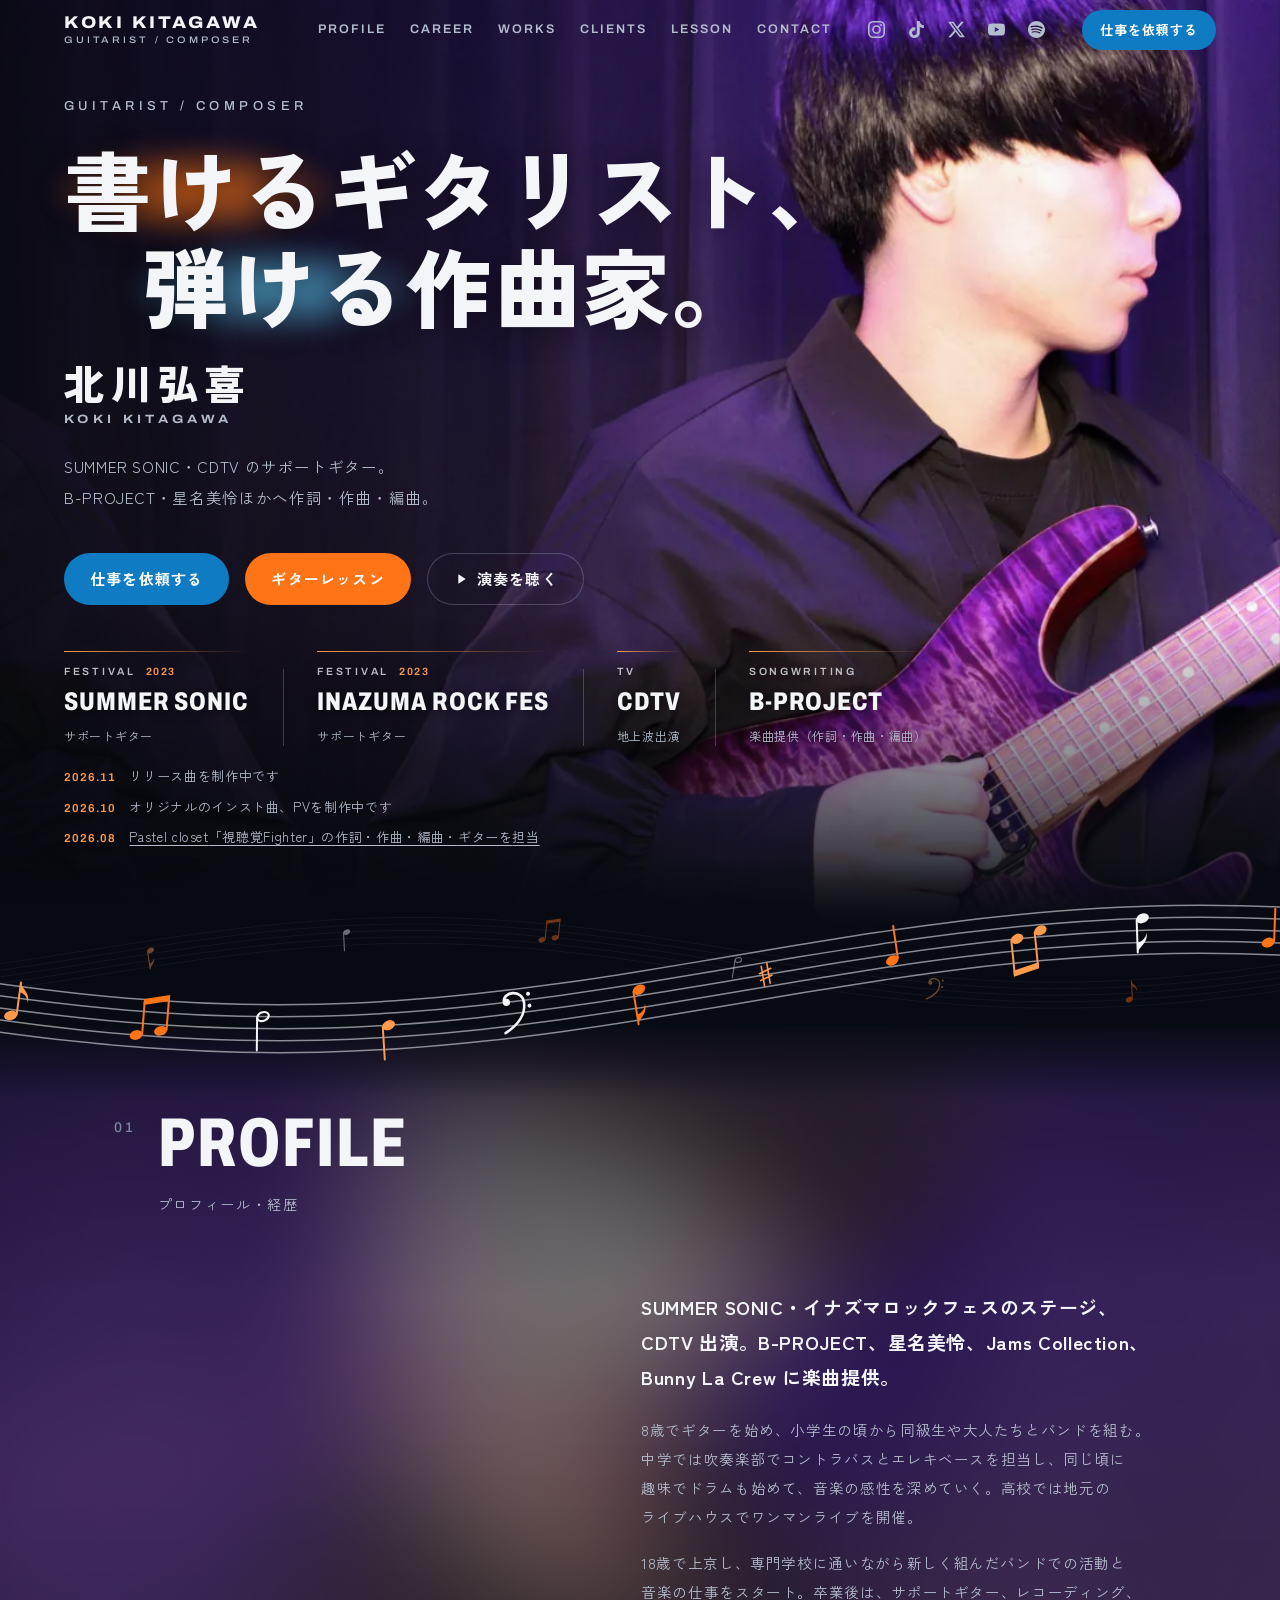
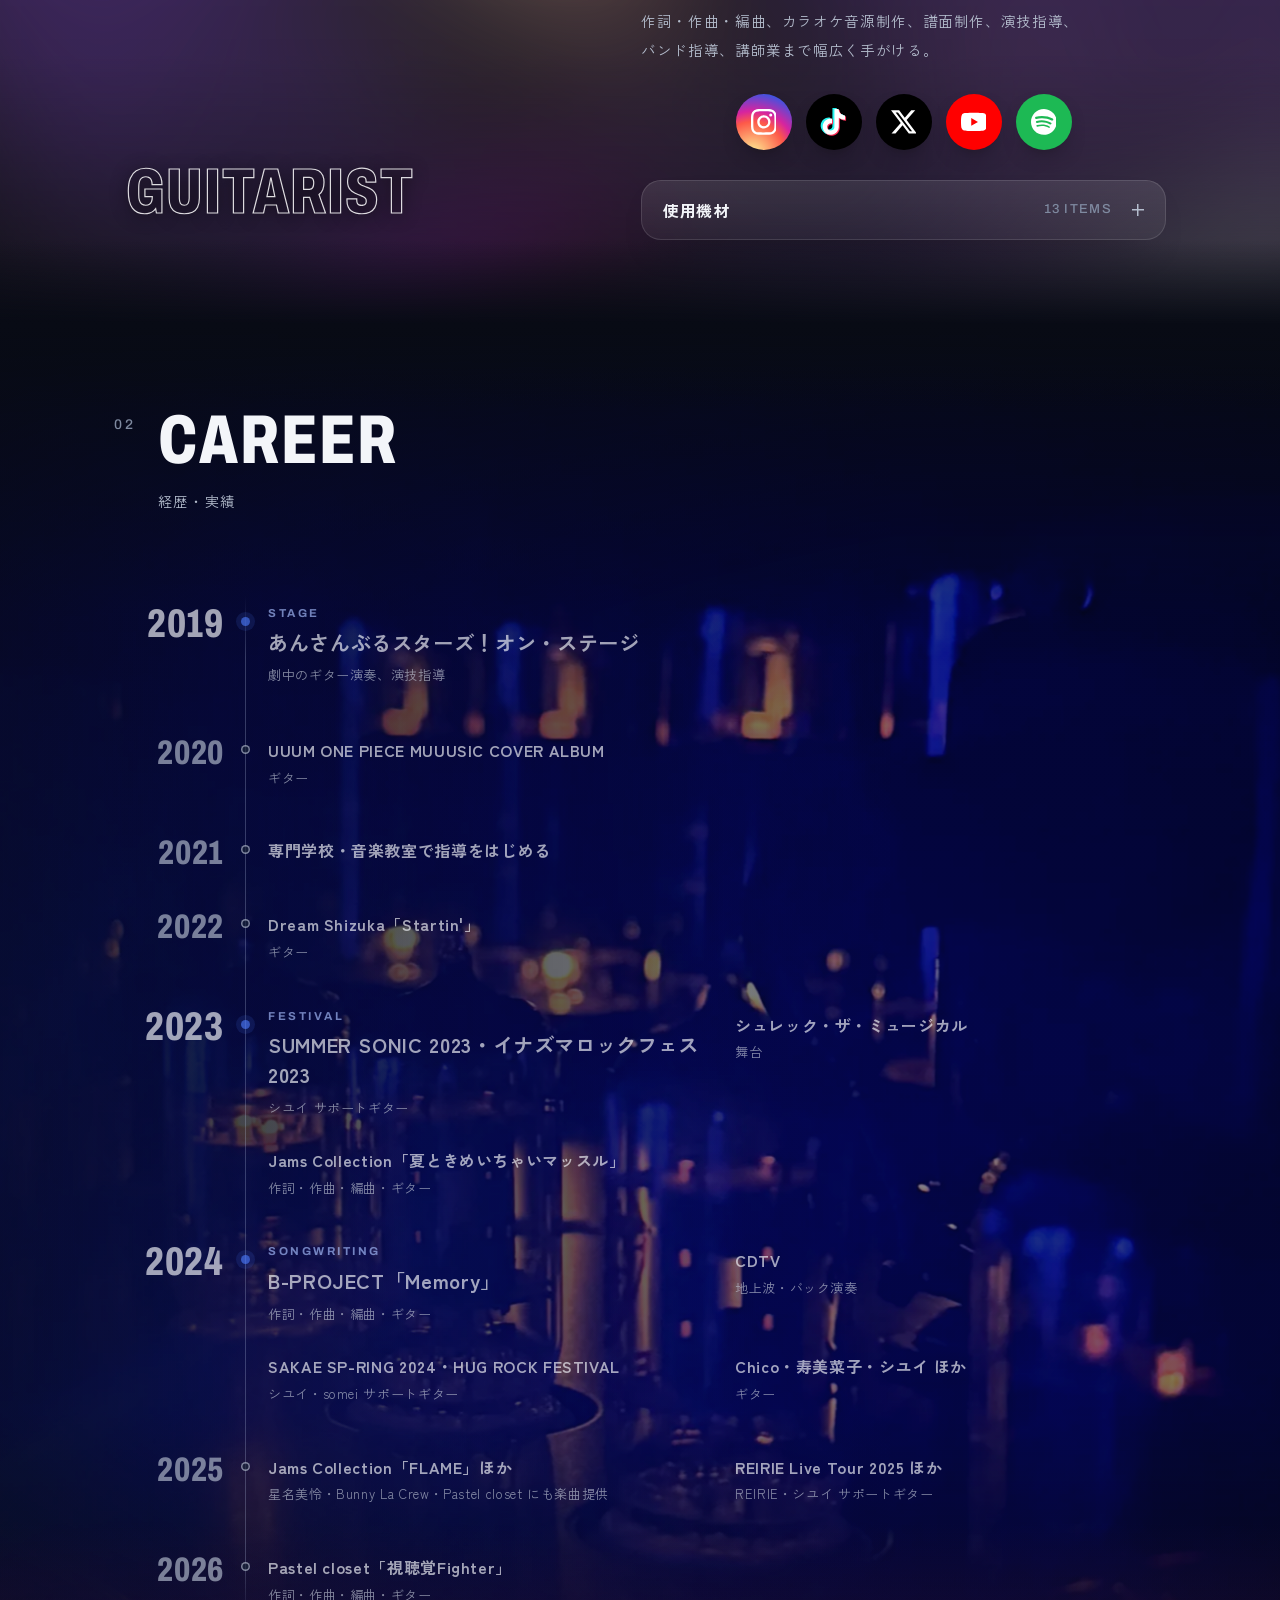
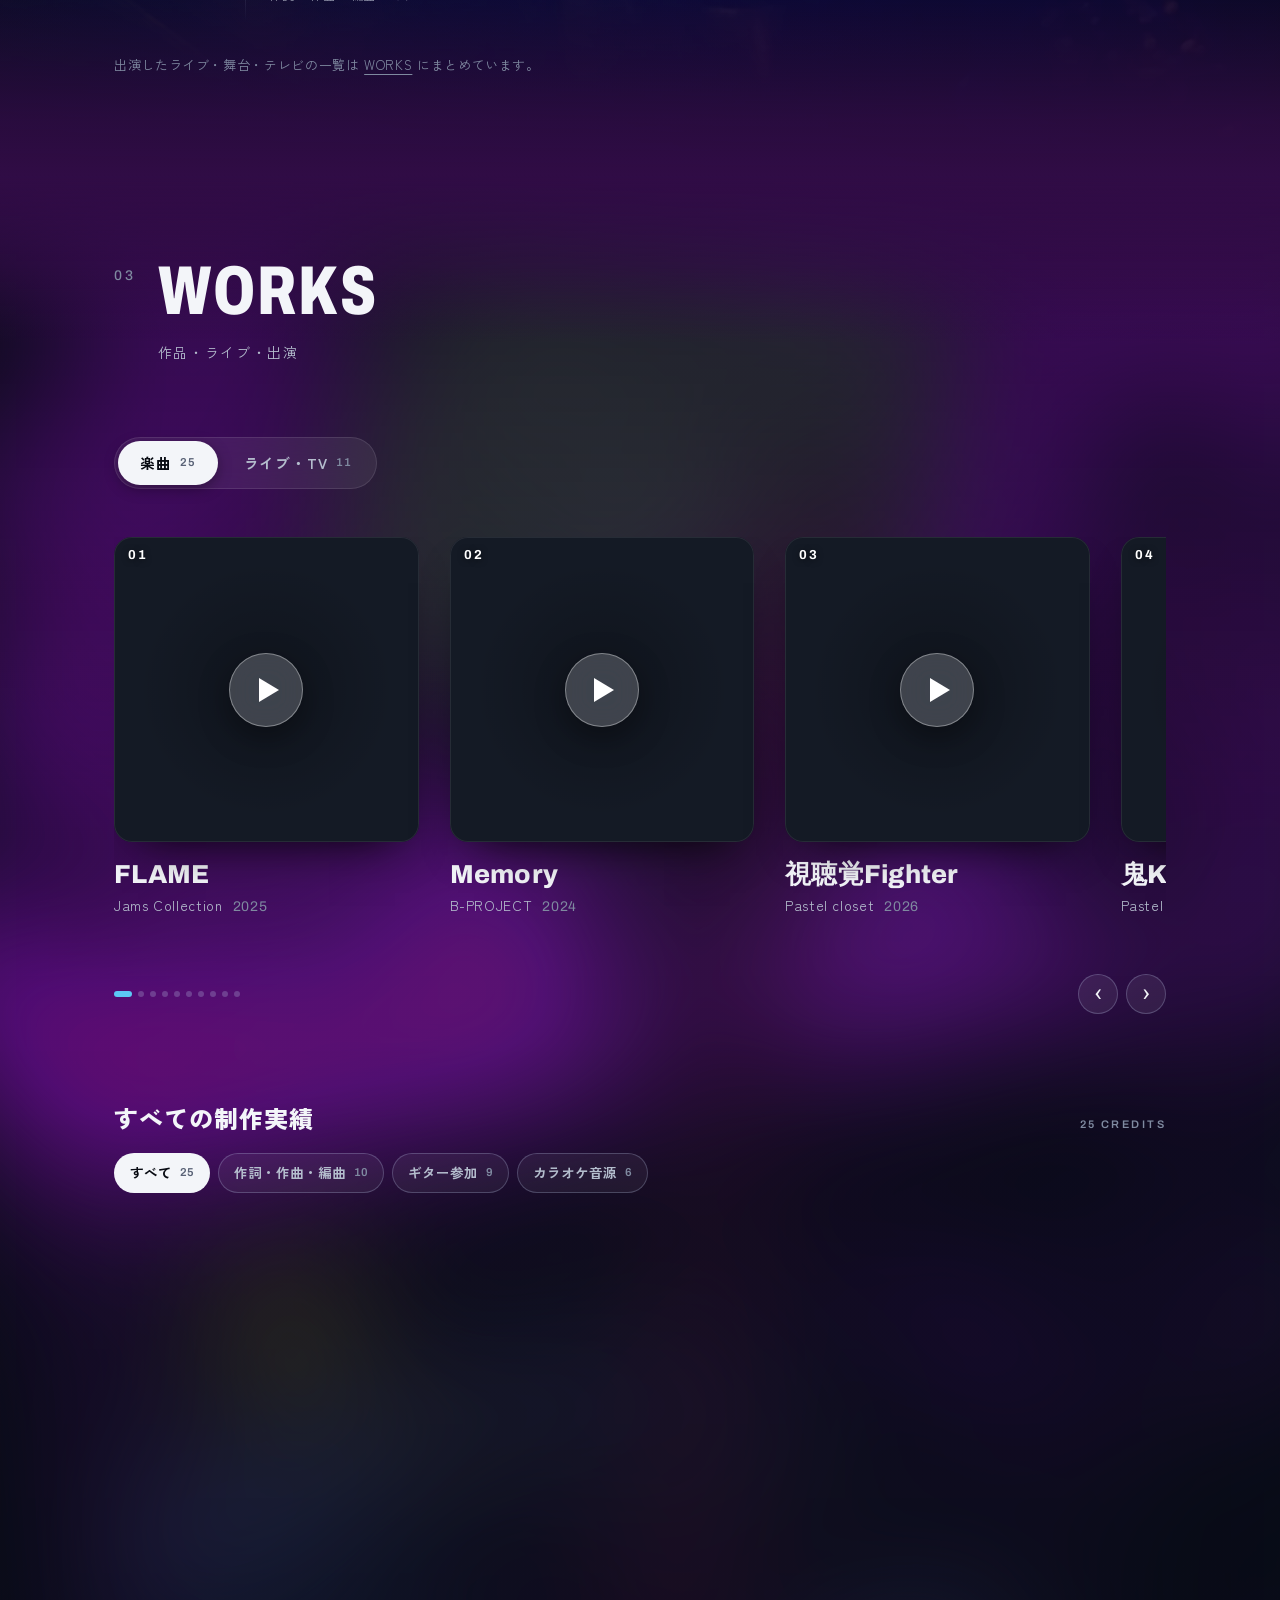
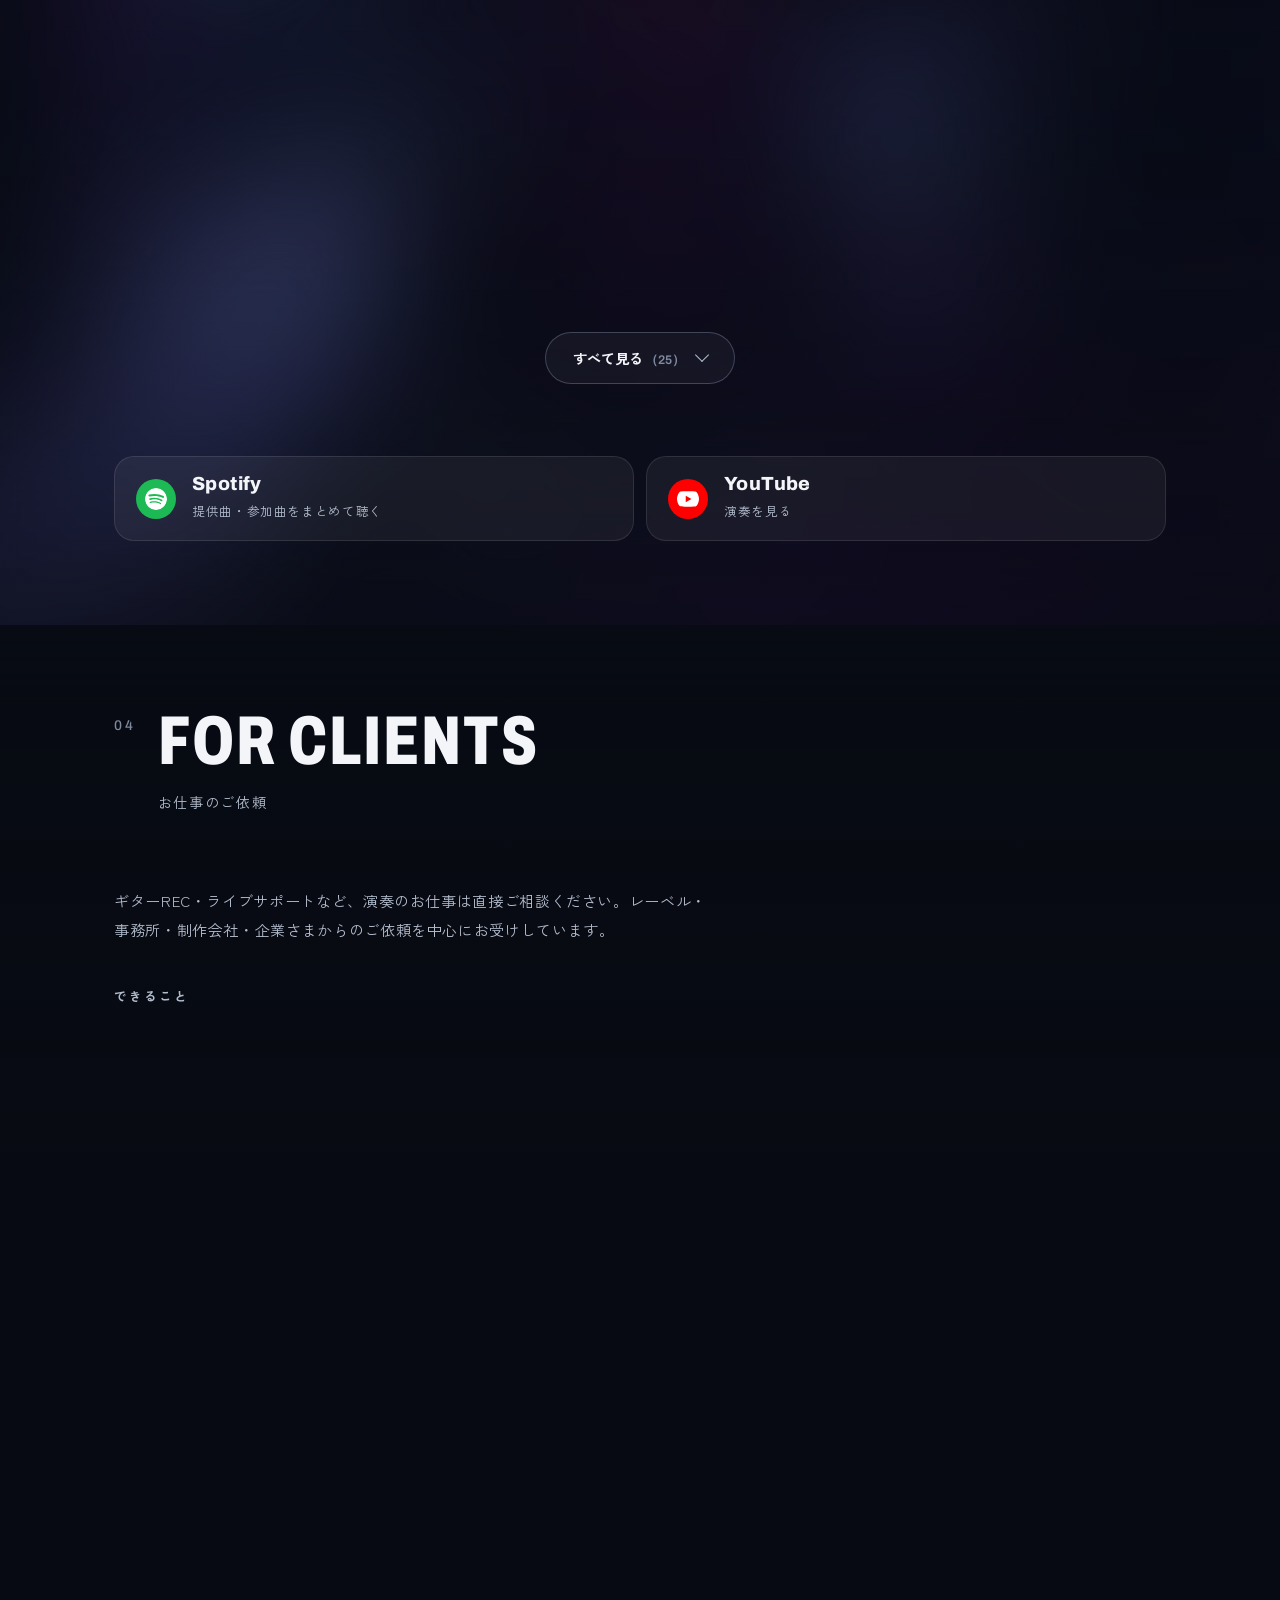
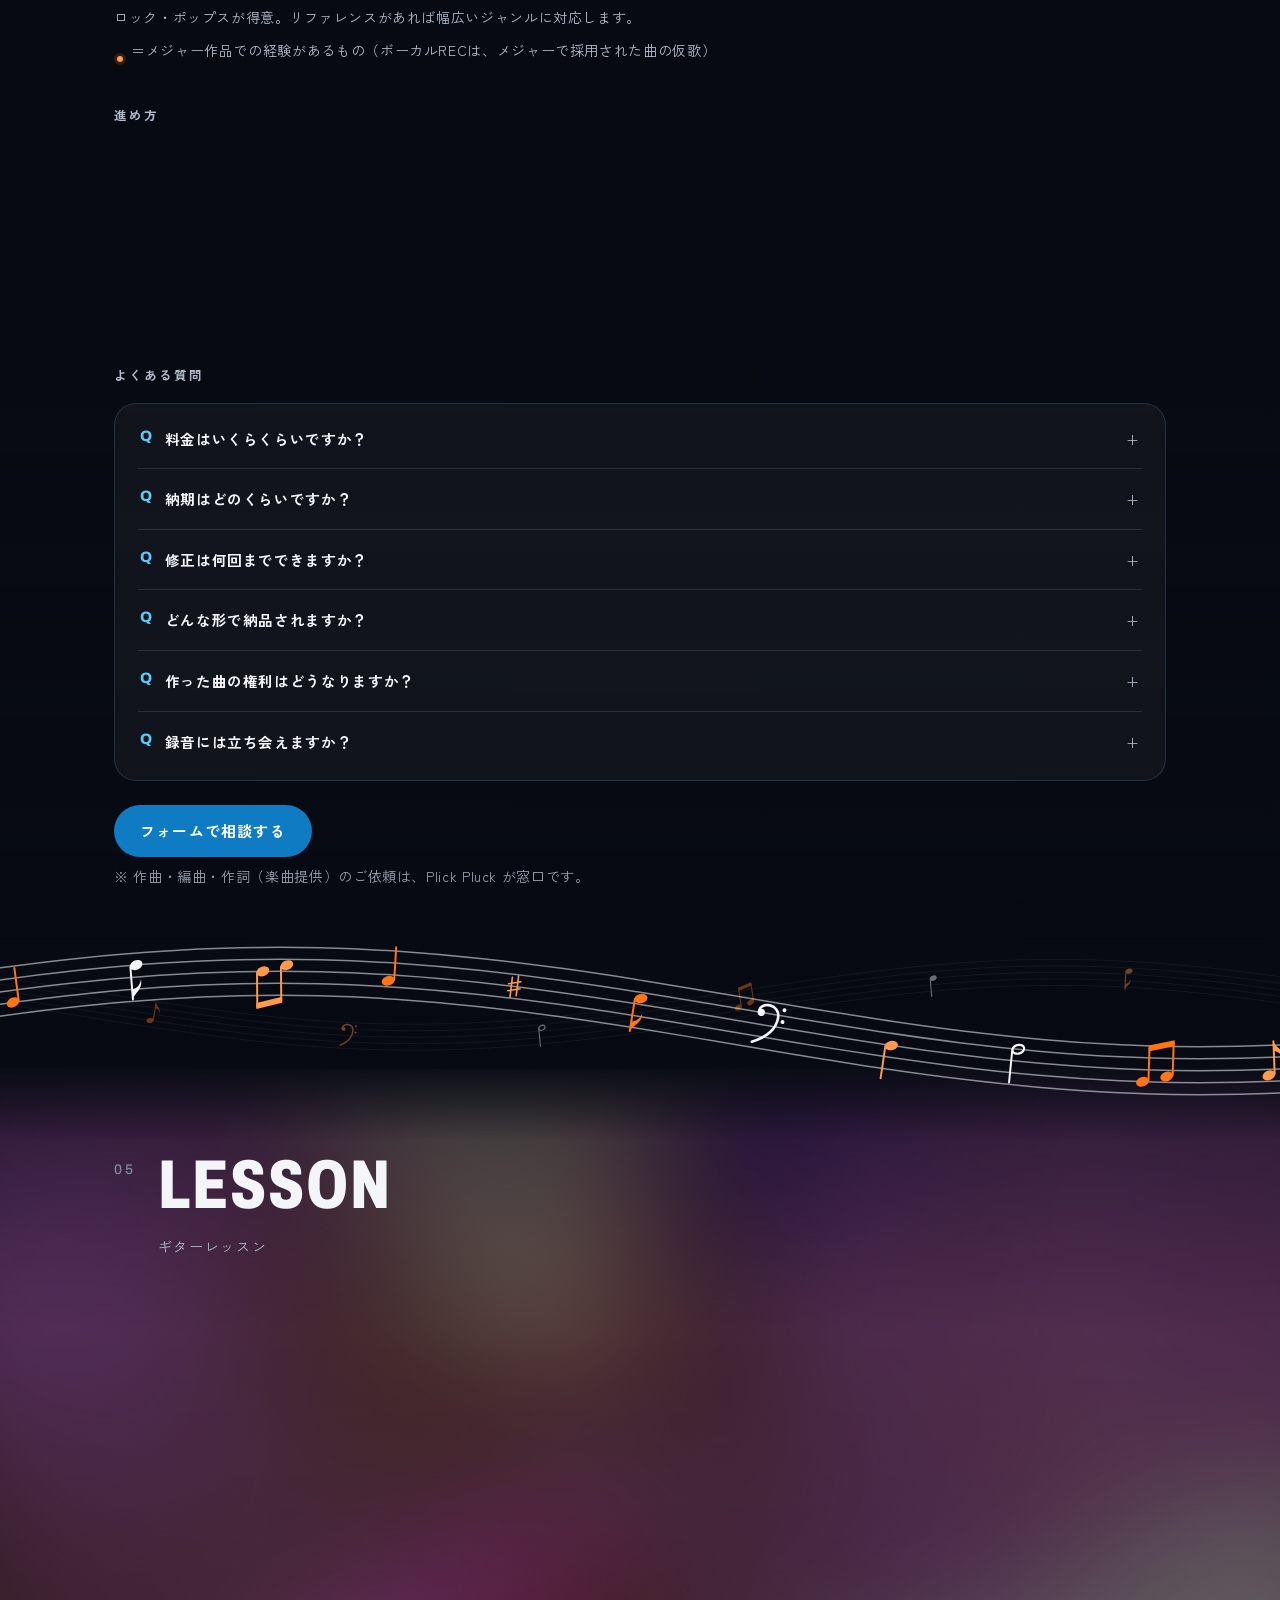
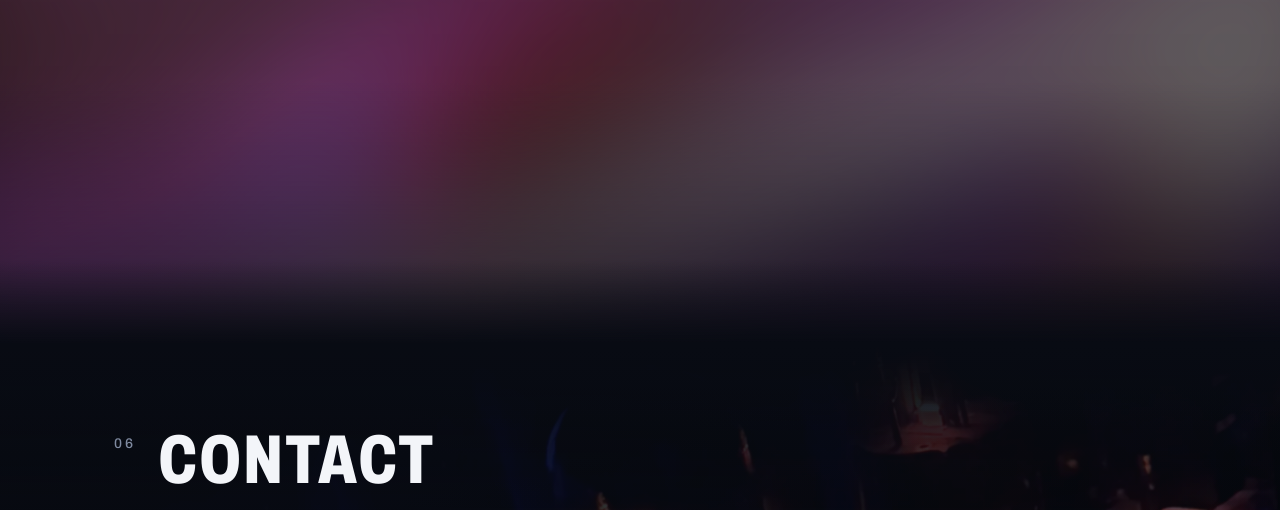
<file: v2/index.html>
<!doctype html><html lang="ja"><head><meta charset="utf-8"><meta name="robots" content="noindex"><link rel="canonical" href="https://kokikitagawa.com/"><meta http-equiv="refresh" content="0; url=../"><title>北川弘喜</title></head><body><a href="../">北川弘喜のホームページへ</a></body></html>
</file>
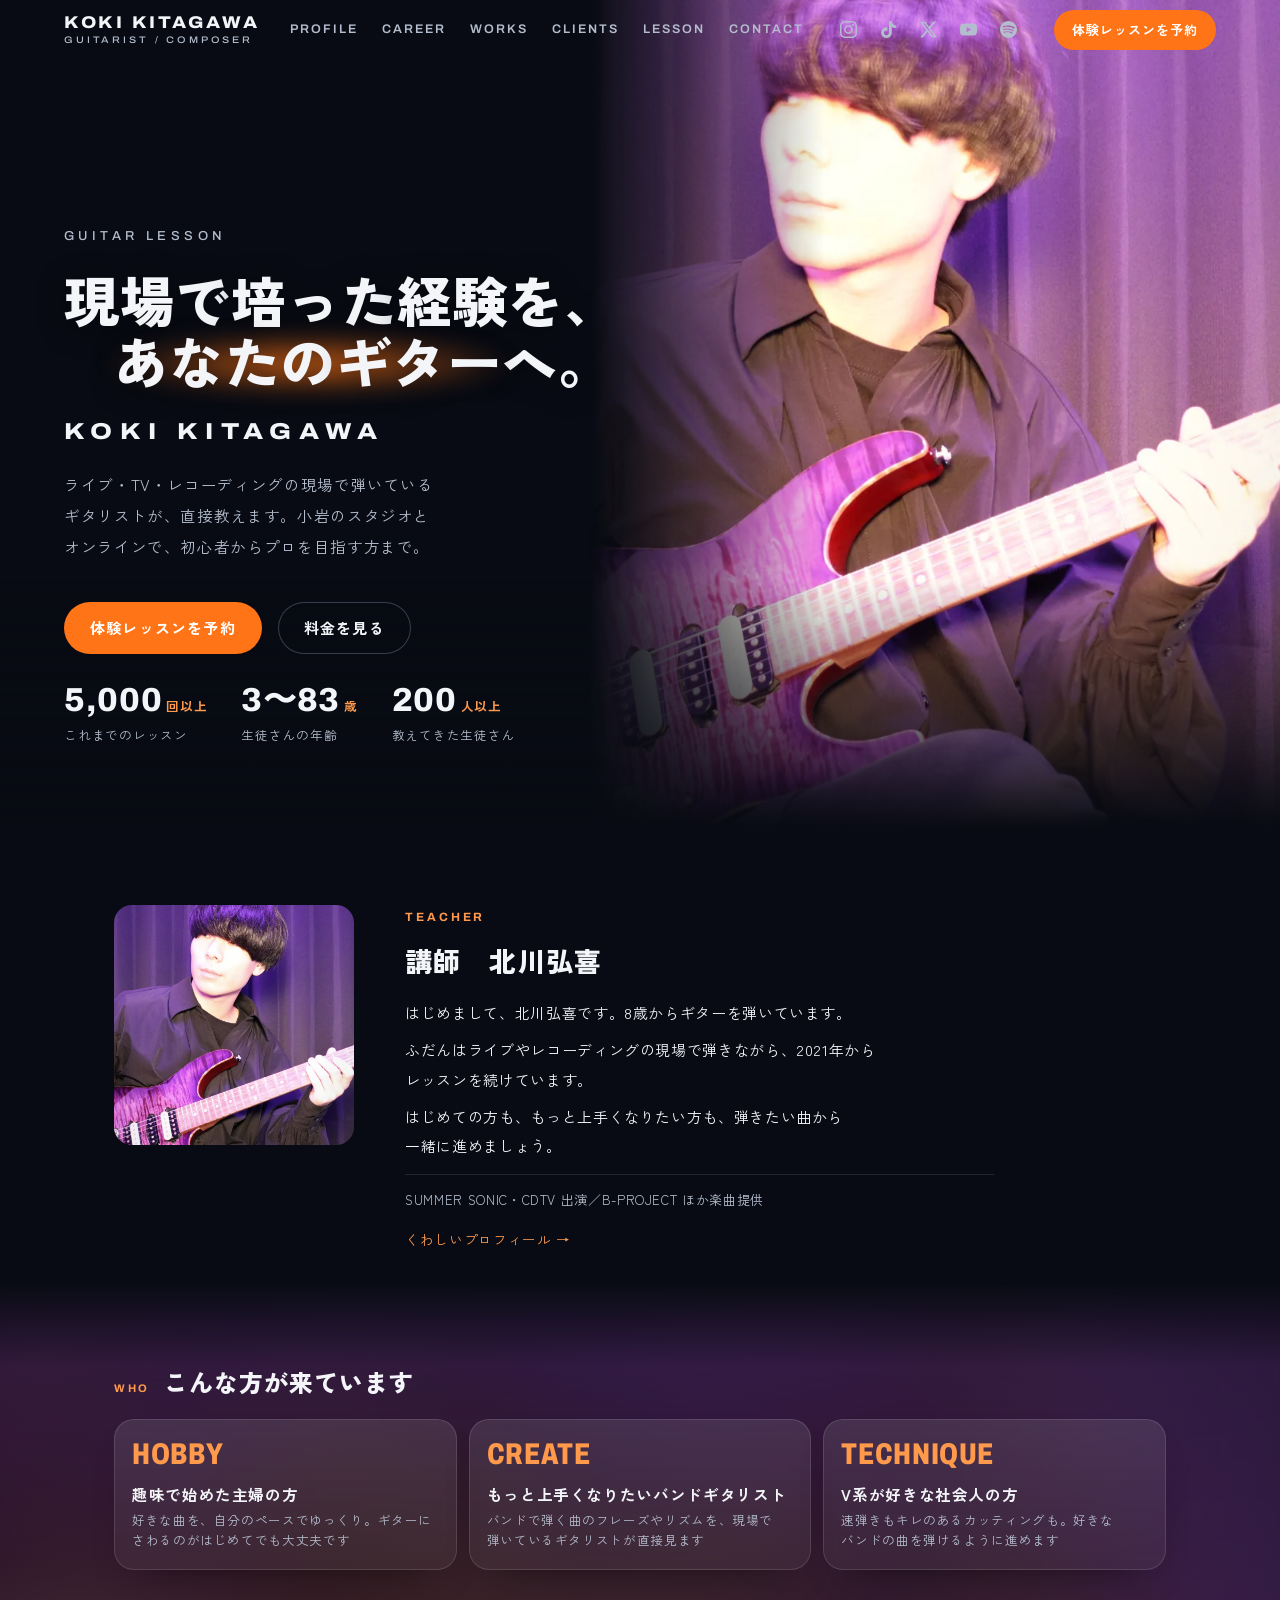
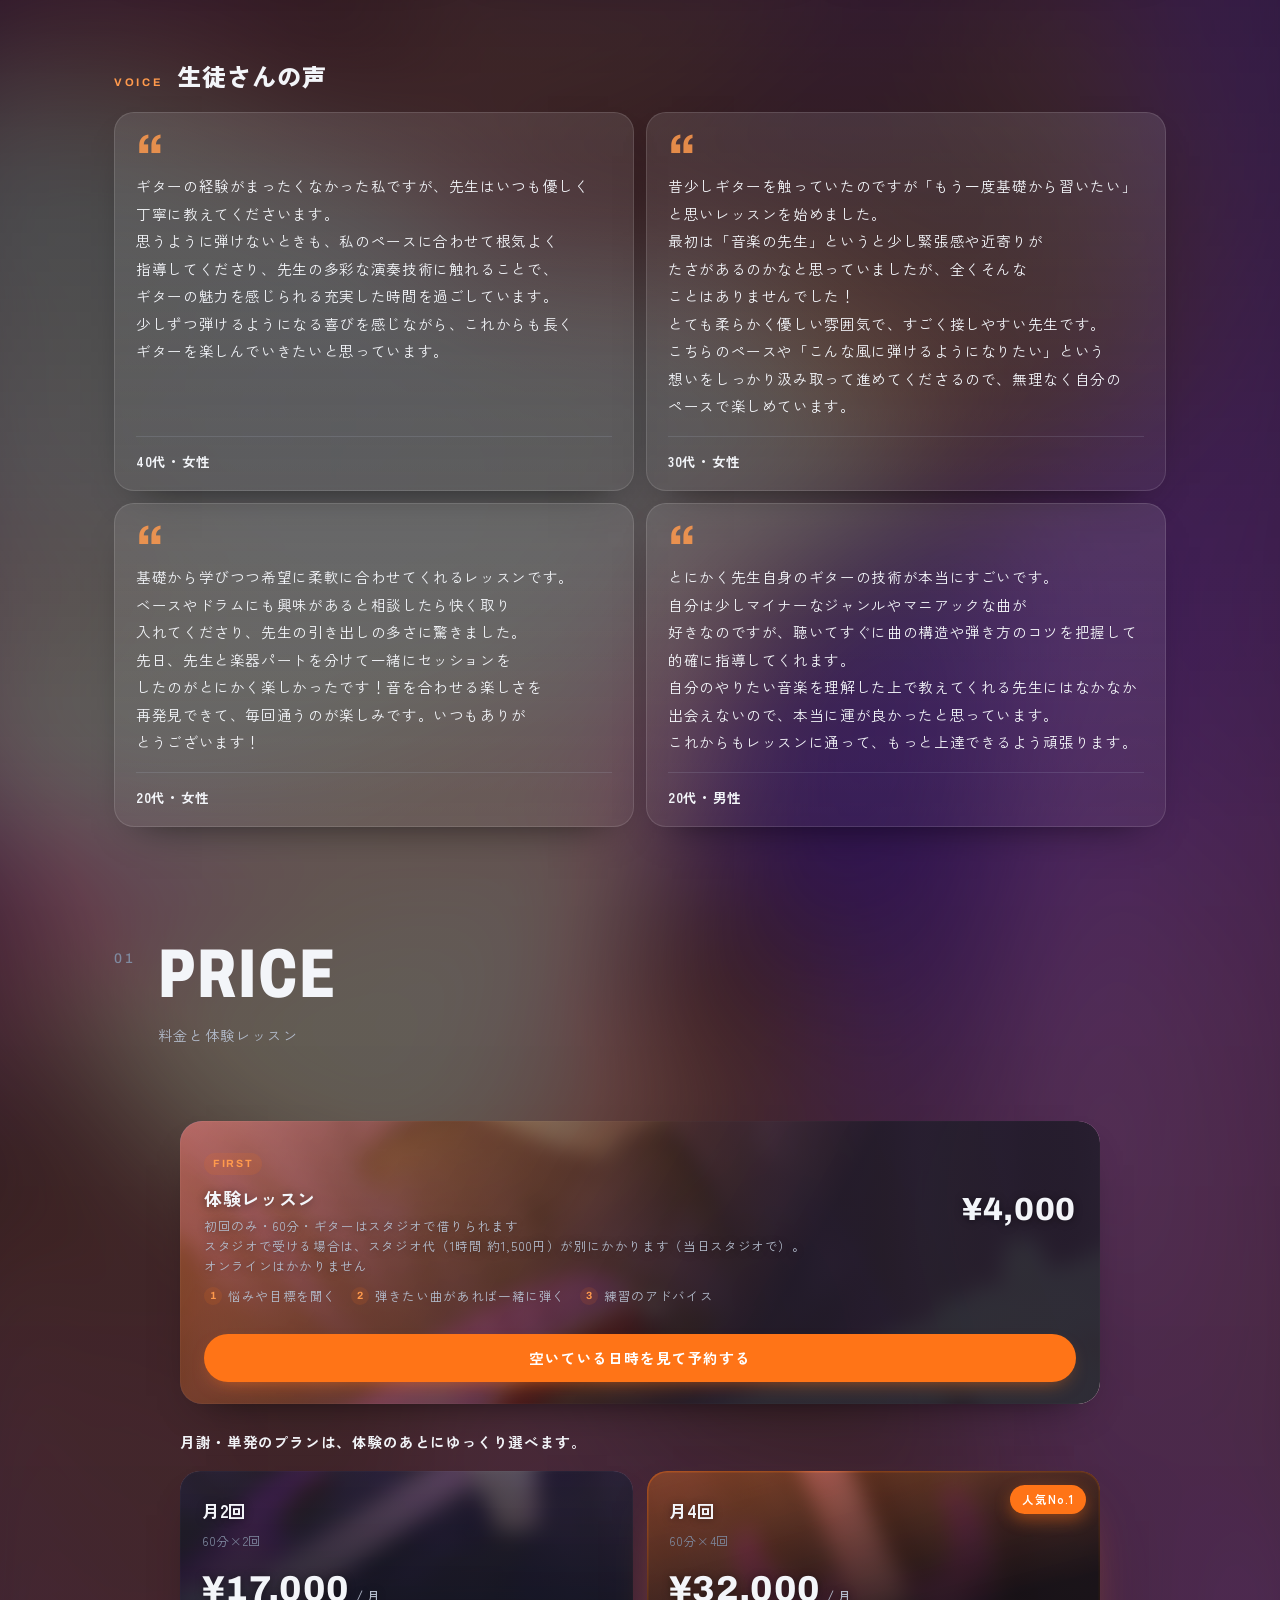
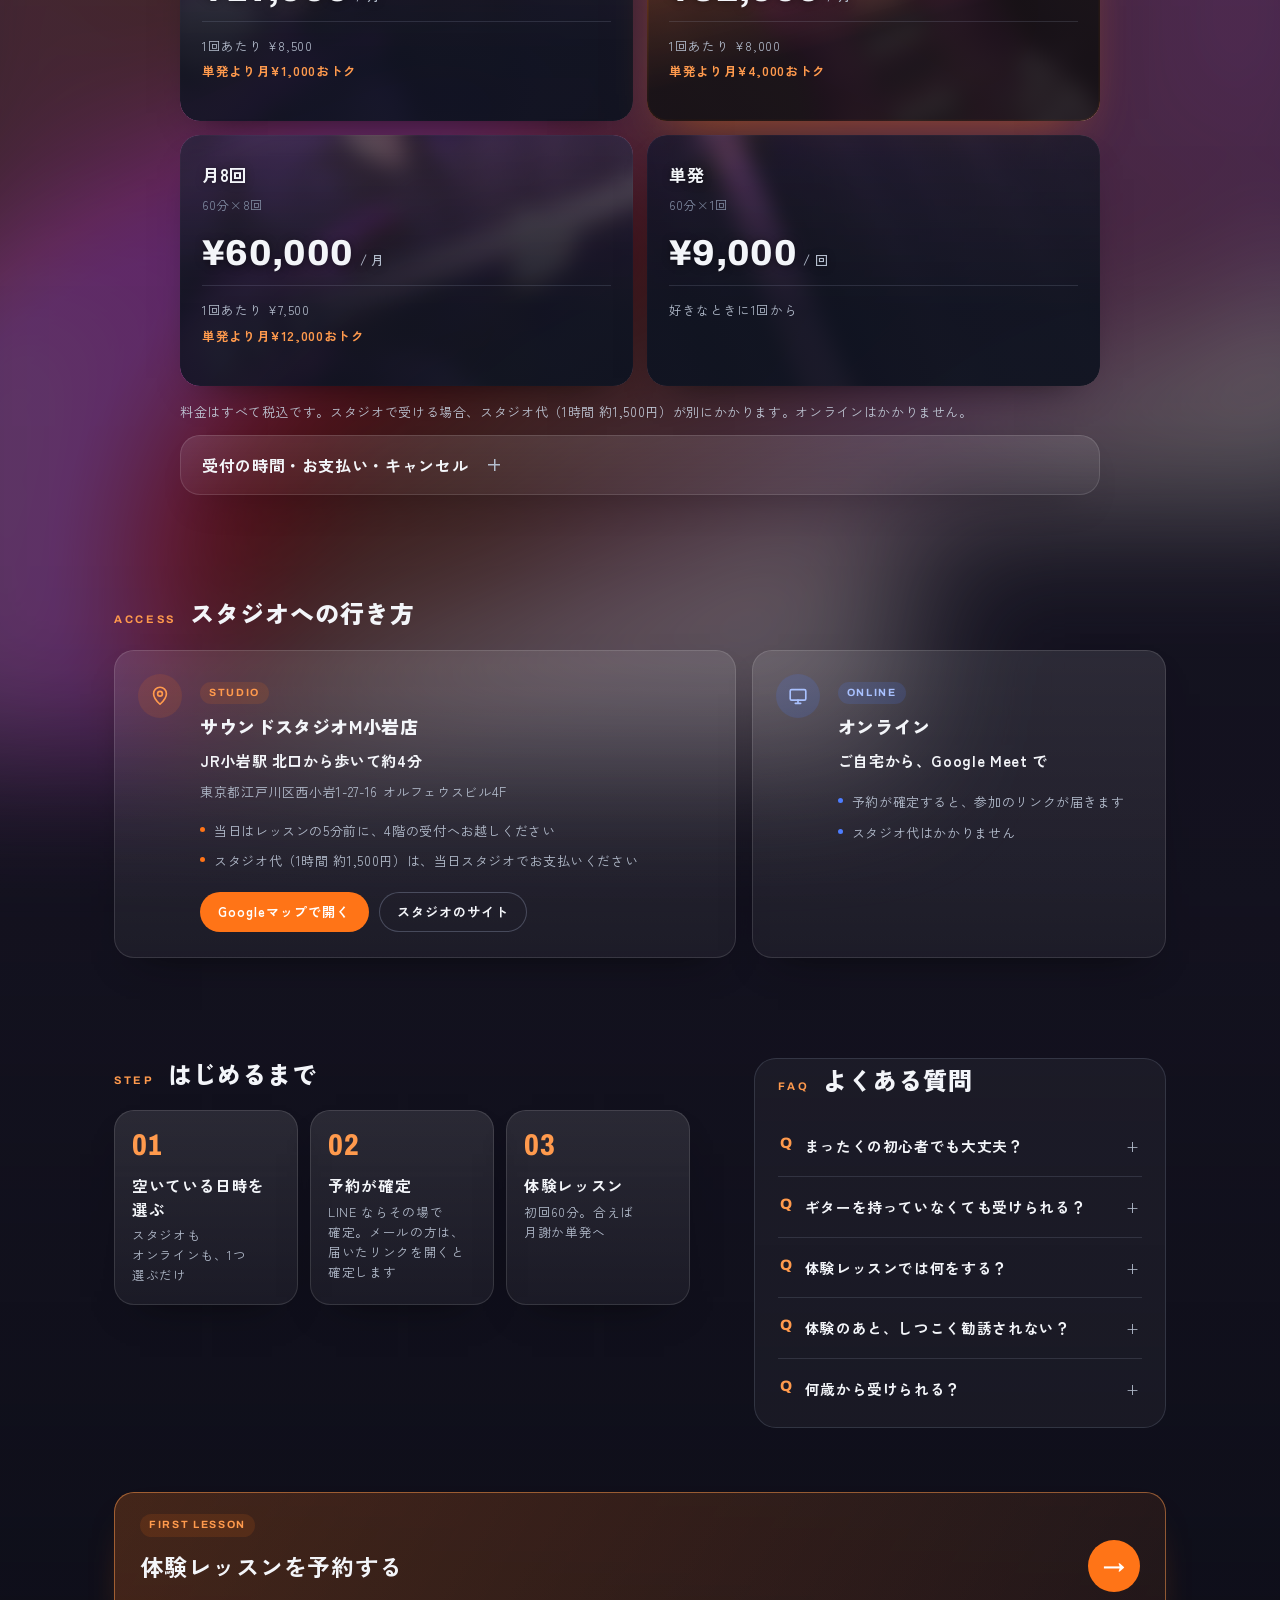
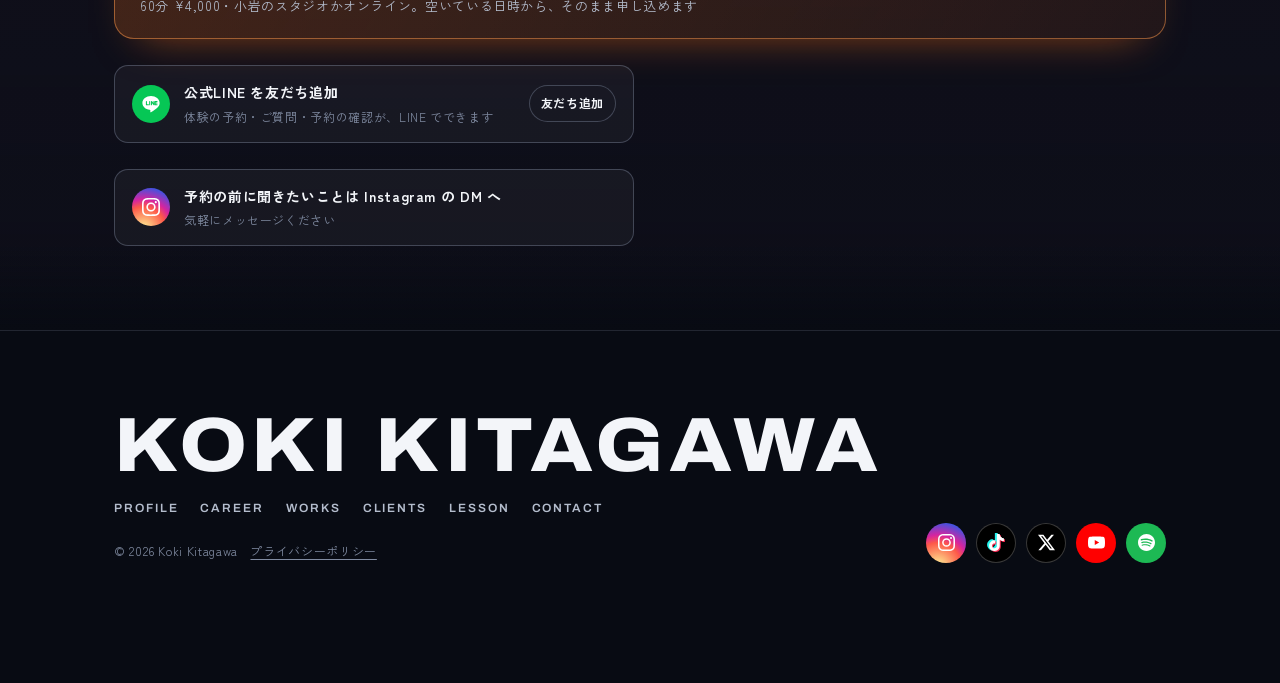
<file: lesson.html>
<!doctype html>
<html lang="ja">
<head>
<meta charset="utf-8">
<meta name="viewport" content="width=device-width, initial-scale=1, viewport-fit=cover">
<meta name="color-scheme" content="dark">
<meta name="theme-color" content="#06080d">
<title>ギターレッスン（小岩・オンライン）| 北川弘喜 Koki Kitagawa</title>
<meta name="description" content="ギタリスト・作曲家 北川弘喜のギターレッスン。JR小岩駅近くのスタジオとオンラインで、初心者からプロを目指す方まで。体験レッスン60分 4,000円。">
<meta property="og:type" content="website">
<meta property="og:site_name" content="北川弘喜 Koki Kitagawa">
<meta property="og:locale" content="ja_JP">
<meta property="og:title" content="北川弘喜のギターレッスン（小岩・オンライン）">
<meta property="og:description" content="JR小岩駅から約4分のスタジオとオンラインのギターレッスン。初心者からプロ志向まで、3歳から。体験レッスン60分 4,000円。">
<link rel="canonical" href="https://kokikitagawa.com/lesson.html">
<meta property="og:url" content="https://kokikitagawa.com/lesson.html">
<meta property="og:image" content="https://kokikitagawa.com/img/ogp-lesson.jpg">
<meta property="og:image:width" content="1200">
<meta property="og:image:height" content="630">
<meta property="og:image:alt" content="ギターを持つ北川弘喜。北川弘喜のギターレッスン、体験レッスン60分。">
<meta name="twitter:card" content="summary_large_image">
<script type="application/ld+json">{"@context":"https://schema.org","@type":"Service","name":"北川弘喜のギターレッスン（小岩・オンライン）","serviceType":"ギターレッスン","description":"ギタリスト・作曲家 北川弘喜のギターレッスン。JR小岩駅近くのスタジオ（サウンドスタジオM小岩店）とオンライン（Google Meet）で、初心者からプロを目指す方まで。3歳から受けられます。体験レッスン60分 4,000円。","image":"https://kokikitagawa.com/img/ogp-lesson.jpg","provider":{"@type":"Person","@id":"https://kokikitagawa.com/#person","name":"北川弘喜","url":"https://kokikitagawa.com/"},"hoursAvailable":[{"@type":"OpeningHoursSpecification","dayOfWeek":["Wednesday","Thursday","Friday"],"opens":"16:00","closes":"23:00"},{"@type":"OpeningHoursSpecification","dayOfWeek":["Saturday","Sunday"],"opens":"12:00","closes":"23:00"},{"@type":"OpeningHoursSpecification","dayOfWeek":["Monday","Tuesday"],"opens":"18:00","closes":"23:00"}],"areaServed":[{"@type":"Place","name":"東京都江戸川区 小岩"},{"@type":"Place","name":"オンライン"}],"availableChannel":{"@type":"ServiceChannel","serviceLocation":{"@type":"Place","name":"サウンドスタジオM小岩店","address":{"@type":"PostalAddress","addressRegion":"東京都","addressLocality":"江戸川区","streetAddress":"西小岩1-27-16 オルフェウスビル4F"}}},"offers":[{"@type":"Offer","name":"体験レッスン（60分）","price":4000,"priceCurrency":"JPY"},{"@type":"Offer","name":"単発レッスン（60分）","price":9000,"priceCurrency":"JPY"},{"@type":"Offer","name":"月謝 月2回（1回60分）","price":17000,"priceCurrency":"JPY","priceSpecification":{"@type":"UnitPriceSpecification","price":17000,"priceCurrency":"JPY","unitText":"月","referenceQuantity":{"@type":"QuantitativeValue","value":1,"unitCode":"MON"}}},{"@type":"Offer","name":"月謝 月4回（1回60分）","price":32000,"priceCurrency":"JPY","priceSpecification":{"@type":"UnitPriceSpecification","price":32000,"priceCurrency":"JPY","unitText":"月","referenceQuantity":{"@type":"QuantitativeValue","value":1,"unitCode":"MON"}}},{"@type":"Offer","name":"月謝 月8回（1回60分）","price":60000,"priceCurrency":"JPY","priceSpecification":{"@type":"UnitPriceSpecification","price":60000,"priceCurrency":"JPY","unitText":"月","referenceQuantity":{"@type":"QuantitativeValue","value":1,"unitCode":"MON"}}}],"url":"https://kokikitagawa.com/lesson.html"}</script>
<link rel="preconnect" href="https://fonts.googleapis.com">
<link rel="preconnect" href="https://fonts.gstatic.com" crossorigin>
<link href="https://fonts.googleapis.com/css2?family=Archivo:wdth,wght@72..118,300..900&family=Zen+Kaku+Gothic+New:wght@400;500;700;900&display=swap" rel="stylesheet">
<link rel="icon" href="assets/favicon-48.png" sizes="48x48" type="image/png">
<link rel="apple-touch-icon" href="assets/apple-touch-icon.png">
<link rel="manifest" href="site.webmanifest">
<meta name="apple-mobile-web-app-title" content="北川弘喜">
<link rel="stylesheet" href="assets/css/kk-design-system.css?v=69foca">
<link rel="stylesheet" href="assets/css/site.css?v=wcyq23">
<style>.ph-guitar::before{background-image:url("img/guitar-900.webp")}.ph-studio::before{background-image:url("img/studio-1000.webp")}.ph-lesson::before{background-image:url("img/lesson-900.webp")}.ph-stage::before{background-image:url("img/stage-1000.webp")}.ph-live::before{background-image:url("img/live-720.webp")}.ph-pedal::before{background-image:url("img/pedal-1200.webp")}.ph-play::before{background-image:url("img/play-1400.webp")}.ph-desk::before{background-image:url("img/desk-900.webp")}.ph-hands::before{background-image:url("img/hands-1400.webp")}.ph-guitars::before{background-image:url("img/guitars-900.webp")}#profile.sbg::before,#profile .sbg-low{background-image:url("img/profile-900.webp")}#works.sbg::before{background-image:url("img/studio-1000.webp")}#lesson.sbg::before{background-image:url("img/lesson-900.webp")}</style>
<script>document.documentElement.classList.add("js")</script>
<script async src="https://www.googletagmanager.com/gtag/js?id=G-5JD2YM6KF8"></script>
<script>window.dataLayer=window.dataLayer||[];function gtag(){dataLayer.push(arguments)}gtag("js",new Date());var kkF={ig:"instagram",x:"x",yt:"youtube",tt:"tiktok",sp:"spotify"}[(new URLSearchParams(location.search).get("from")||"").toLowerCase()];gtag("config","G-5JD2YM6KF8",{page_location:location.origin+location.pathname+(kkF?"?utm_source="+kkF+"&utm_medium=social":""),page_referrer:document.referrer.split("?")[0]});
document.addEventListener("click",function(e){var a=e.target.closest&&e.target.closest("a[href]");if(!a)return;var h=a.getAttribute("href")||"",w=location.pathname;if(/line\.me/.test(h))gtag("event","line_click",{place:w});else if(/yoyaku\.html/.test(h))gtag("event","booking_page_click",{place:w});else if(/lesson\.html/.test(h))gtag("event","lesson_page_click",{place:w});},true);</script>
</head>
<body>
<a class="sr" href="#main">本文へ</a>
<header class="hd" id="hd">
  <div class="wrap">
    <a class="logo" href="#top" aria-label="KOKI KITAGAWA トップへ">KOKI KITAGAWA<small>GUITARIST / COMPOSER</small></a>
    <nav class="nav" id="nav" aria-label="ページ内">
      <a href="./#profile">PROFILE</a><a href="./#career">CAREER</a><a href="./#works">WORKS</a><a href="./#clients">CLIENTS</a><a href="#lesson">LESSON</a><a href="./#contact">CONTACT</a>
    </nav>
    <div class="sns"><a class="c-ig" href="https://www.instagram.com/kitagawa_koki/" target="_blank" rel="noopener" aria-label="Instagram"><svg viewBox="0 0 24 24" aria-hidden="true"><path d="M7.0301.084c-1.2768.0602-2.1487.264-2.911.5634-.7888.3075-1.4575.72-2.1228 1.3877-.6652.6677-1.075 1.3368-1.3802 2.127-.2954.7638-.4956 1.6365-.552 2.914-.0564 1.2775-.0689 1.6882-.0626 4.947.0062 3.2586.0206 3.6671.0825 4.9473.061 1.2765.264 2.1482.5635 2.9107.308.7889.72 1.4573 1.388 2.1228.6679.6655 1.3365 1.0743 2.1285 1.38.7632.295 1.6361.4961 2.9134.552 1.2773.056 1.6884.069 4.9462.0627 3.2578-.0062 3.668-.0207 4.9478-.0814 1.28-.0607 2.147-.2652 2.9098-.5633.7889-.3086 1.4578-.72 2.1228-1.3881.665-.6682 1.0745-1.3378 1.3795-2.1284.2957-.7632.4966-1.636.552-2.9124.056-1.2809.0692-1.6898.063-4.948-.0063-3.2583-.021-3.6668-.0817-4.9465-.0607-1.2797-.264-2.1487-.5633-2.9117-.3084-.7889-.72-1.4568-1.3876-2.1228C21.2982 1.33 20.628.9208 19.8378.6165 19.074.321 18.2017.1197 16.9244.0645 15.6471.0093 15.236-.005 11.977.0014 8.718.0076 8.31.0215 7.0301.0839m.1402 21.6932c-1.17-.0509-1.8053-.2453-2.2287-.408-.5606-.216-.96-.4771-1.3819-.895-.422-.4178-.6811-.8186-.9-1.378-.1644-.4234-.3624-1.058-.4171-2.228-.0595-1.2645-.072-1.6442-.079-4.848-.007-3.2037.0053-3.583.0607-4.848.05-1.169.2456-1.805.408-2.2282.216-.5613.4762-.96.895-1.3816.4188-.4217.8184-.6814 1.3783-.9003.423-.1651 1.0575-.3614 2.227-.4171 1.2655-.06 1.6447-.072 4.848-.079 3.2033-.007 3.5835.005 4.8495.0608 1.169.0508 1.8053.2445 2.228.408.5608.216.96.4754 1.3816.895.4217.4194.6816.8176.9005 1.3787.1653.4217.3617 1.056.4169 2.2263.0602 1.2655.0739 1.645.0796 4.848.0058 3.203-.0055 3.5834-.061 4.848-.051 1.17-.245 1.8055-.408 2.2294-.216.5604-.4763.96-.8954 1.3814-.419.4215-.8181.6811-1.3783.9-.4224.1649-1.0577.3617-2.2262.4174-1.2656.0595-1.6448.072-4.8493.079-3.2045.007-3.5825-.006-4.848-.0608M16.953 5.5864A1.44 1.44 0 1 0 18.39 4.144a1.44 1.44 0 0 0-1.437 1.4424M5.8385 12.012c.0067 3.4032 2.7706 6.1557 6.173 6.1493 3.4026-.0065 6.157-2.7701 6.1506-6.1733-.0065-3.4032-2.771-6.1565-6.174-6.1498-3.403.0067-6.156 2.771-6.1496 6.1738M8 12.0077a4 4 0 1 1 4.008 3.9921A3.9996 3.9996 0 0 1 8 12.0077"/></svg></a><a class="c-tt" href="https://www.tiktok.com/@koki.kitagawa" target="_blank" rel="noopener" aria-label="TikTok"><svg viewBox="0 0 24 24" aria-hidden="true"><path d="M12.53.02c1.31-.02 2.61-.01 3.91-.02.08 1.53.63 3.09 1.75 4.17 1.12 1.11 2.7 1.62 4.24 1.79v4.03c-1.44-.05-2.89-.35-4.2-.97-.57-.26-1.1-.59-1.62-.93-.01 2.92.01 5.84-.02 8.75-.08 1.4-.54 2.79-1.35 3.94-1.31 1.92-3.58 3.17-5.91 3.21-1.43.08-2.86-.31-4.08-1.03-2.02-1.19-3.44-3.37-3.65-5.71-.02-.5-.03-1-.01-1.49.18-1.9 1.12-3.72 2.58-4.96 1.66-1.44 3.98-2.13 6.15-1.72.02 1.48-.04 2.96-.04 4.44-.99-.32-2.15-.23-3.02.37-.63.41-1.11 1.04-1.36 1.75-.21.51-.15 1.07-.14 1.61.24 1.64 1.82 3.02 3.5 2.87 1.12-.01 2.19-.66 2.77-1.61.19-.33.4-.67.41-1.06.1-1.79.06-3.57.07-5.36.01-4.03-.01-8.05.02-12.07z"/></svg></a><a class="c-x" href="https://x.com/Gt_koki_" target="_blank" rel="noopener" aria-label="X"><svg viewBox="0 0 24 24" aria-hidden="true"><path d="M18.901 1.153h3.68l-8.04 9.19L24 22.846h-7.406l-5.8-7.584-6.638 7.584H.474l8.6-9.83L0 1.154h7.594l5.243 6.932ZM17.61 20.644h2.039L6.486 3.24H4.298Z"/></svg></a><a class="c-yt" href="https://www.youtube.com/@KokiKitagawa" target="_blank" rel="noopener" aria-label="YouTube"><svg viewBox="0 0 24 24" aria-hidden="true"><path d="M23.498 6.186a3.016 3.016 0 0 0-2.122-2.136C19.505 3.545 12 3.545 12 3.545s-7.505 0-9.377.505A3.017 3.017 0 0 0 .502 6.186C0 8.07 0 12 0 12s0 3.93.502 5.814a3.016 3.016 0 0 0 2.122 2.136c1.871.505 9.376.505 9.376.505s7.505 0 9.377-.505a3.015 3.015 0 0 0 2.122-2.136C24 15.93 24 12 24 12s0-3.93-.502-5.814zM9.545 15.568V8.432L15.818 12l-6.273 3.568z"/></svg></a><a class="c-sp" href="https://open.spotify.com/playlist/4vF3Pt0G9U2wvwlmTueu7q" target="_blank" rel="noopener" aria-label="Spotify"><svg viewBox="0 0 24 24" aria-hidden="true"><path d="M12 0C5.4 0 0 5.4 0 12s5.4 12 12 12 12-5.4 12-12S18.66 0 12 0zm5.521 17.34c-.24.359-.66.48-1.021.24-2.82-1.74-6.36-2.101-10.561-1.141-.418.122-.779-.179-.899-.539-.12-.421.18-.78.54-.9 4.56-1.021 8.52-.6 11.64 1.32.42.18.479.659.301 1.02zm1.44-3.3c-.301.42-.841.6-1.262.3-3.239-1.98-8.159-2.58-11.939-1.38-.479.12-1.02-.12-1.14-.6-.12-.48.12-1.021.6-1.141C9.6 9.9 15 10.561 18.72 12.84c.361.181.54.78.241 1.2zm.12-3.36C15.24 8.4 8.82 8.16 5.16 9.301c-.6.179-1.2-.181-1.38-.721-.18-.601.18-1.2.72-1.381 4.26-1.26 11.28-1.02 15.721 1.621.539.3.719 1.02.419 1.56-.299.421-1.02.599-1.559.3z"/></svg></a></div>
    <a class="btn or sm only-pc" href="yoyaku.html">体験レッスンを<wbr>予約</a>
    <button class="menu-btn" type="button" id="menuBtn" aria-label="メニューを開く" aria-expanded="false" aria-controls="menu"><i></i></button>
  </div>
</header>

<main id="main">
<section class="hero lhero" id="top" aria-label="北川弘喜のギターレッスン">
      <i class="hero-blur" aria-hidden="true" style="background-image:url('img/lesson-900.webp')"></i>
      <picture><img src="img/lesson-900.webp" alt="ギターを持ち、こちらを見てほほえむ北川弘喜" fetchpriority="high"></picture>
      <div class="wrap">
        <p class="role">GUITAR LESSON</p>
        <h1 class="cp"><span class="l1">現場で<wbr>培った<wbr>経験を、</span><span class="l2"><em class="kw or">あなたの<wbr>ギター</em>へ。</span></h1>
        <p class="name">KOKI KITAGAWA</p>
        <p class="lead">ライブ・<wbr>TV・<wbr>レコーディングの<wbr>現場で<wbr>弾いている<wbr>ギタリストが、<wbr>直接教えます。<wbr>小岩の<wbr>スタジオと<wbr>オンラインで、<wbr>初心者から<wbr>プロを<wbr>目指す<wbr>方まで。</p>
        <div class="cta"><a class="btn or ln-btn only-sp" href="https://line.me/R/ti/p/@557brylm" target="_blank" rel="noopener"><svg viewBox="0 0 24 24" aria-hidden="true"><path d="M12 3.2c-5.2 0-9.4 3.4-9.4 7.6 0 3.8 3.4 6.9 7.9 7.5.3.1.7.2.8.5.1.2.1.6 0 .9l-.1.8c0 .2-.2.9.8.5s5.4-3.2 7.4-5.4c1.4-1.5 2-3.1 2-4.8 0-4.2-4.2-7.6-9.4-7.6z" fill="#fff"/><path d="M7 9.2v3.6h2.2M10.6 9.2v3.6M12.6 12.8V9.2l2.6 3.6V9.2M18.6 9.2h-2.1v3.6h2.1M16.5 11h2" fill="none" stroke="#06c755" stroke-width="1.15" stroke-linecap="round" stroke-linejoin="round"/></svg>LINEで<wbr>体験予約</a><a class="btn or only-pc" href="yoyaku.html">体験レッスンを<wbr>予約</a><a class="btn line" href="#plans">料金を<wbr>見る</a></div>
        <ul class="lt-stats"><li><b>5,000<small>回以上</small></b><span>これまでの<wbr>レッスン</span></li><li><b>3〜83<small>歳</small></b><span>生徒さんの<wbr>年齢</span></li><li><b>200<small>人以上</small></b><span>教えてきた<wbr>生徒さん</span></li></ul>
      </div>
    </section><section class="s lteach" id="teacher" aria-label="講師"><div class="wrap"><div class="lteach-in">
      <div class="photo"><img src="img/profile-900.webp" alt="椅子に座ってギターを弾く北川弘喜" loading="lazy" decoding="async" class=""></div>
      <div class="lteach-h"><p class="tag">TEACHER</p><h2>講師　北川弘喜</h2></div>
      <div class="lteach-b"><p>はじめまして、<wbr>北川弘喜です。<wbr>8歳から<wbr>ギターを<wbr>弾いています。</p><p>ふだんは<wbr>ライブや<wbr>レコーディングの<wbr>現場で<wbr>弾きながら、<wbr>2021年から<wbr>レッスンを<wbr>続けています。</p><p>はじめての<wbr>方も、<wbr>もっと<wbr>上手くなりたい<wbr>方も、<wbr>弾きたい<wbr>曲から<wbr>一緒に<wbr>進めましょう。</p><p class="cred">SUMMER SONIC・<wbr>CDTV 出演／<wbr>B-PROJECT ほか<wbr>楽曲提供</p><a class="more" href="./#profile">くわしい<wbr>プロフィール →</a></div>
    </div></div></section><section class="s sbg" id="lesson"><i class="seam-t" aria-hidden="true"></i><div class="wrap">
      <div class="ltrust" id="trust"><div class="voices whos" id="who"><h3><span>WHO</span>こんな<wbr>方が<wbr>来ています</h3><ul class="flow hs" id="whos"><li class="card"><span class="n">HOBBY</span><b>趣味で<wbr>始めた<wbr>主婦の<wbr>方</b><small>好きな<wbr>曲を、<wbr>自分の<wbr>ペースでゆっくり。<wbr>ギターにさわるのがはじめてでも<wbr>大丈夫です</small></li><li class="card"><span class="n">CREATE</span><b>もっと<wbr>上手くなりたい<wbr>バンドギタリスト</b><small>バンドで<wbr>弾く<wbr>曲の<wbr>フレーズや<wbr>リズムを、<wbr>現場で<wbr>弾いている<wbr>ギタリストが<wbr>直接見ます</small></li><li class="card"><span class="n">TECHNIQUE</span><b>V系が<wbr>好きな<wbr>社会人の<wbr>方</b><small>速弾きも<wbr>キレのある<wbr>カッティングも。<wbr>好きな<wbr>バンドの<wbr>曲を<wbr>弾けるように<wbr>進めます</small></li></ul><div class="swipe" aria-hidden="true"><span>横に<wbr>スワイプ</span><span class="dots"><i class="on"></i><i class=""></i><i class=""></i></span></div></div><div class="voices" id="voice"><h3><span>VOICE</span>生徒さんの<wbr>声</h3><ul class="vgrid hs" id="voices"><li class="card voice"><span class="q" aria-hidden="true">“</span><p>ギターの<wbr>経験がまったくなかった<wbr>私ですが、<wbr>先生はいつも<wbr>優しく<wbr>丁寧に<wbr>教えてくださいます。<br>思うように<wbr>弾けないときも、<wbr>私の<wbr>ペースに<wbr>合わせて<wbr>根気よく<wbr>指導してくださり、<wbr>先生の<wbr>多彩な<wbr>演奏技術に<wbr>触れることで、<wbr>ギターの<wbr>魅力を<wbr>感じられる<wbr>充実した<wbr>時間を<wbr>過<wbr>ごしています。<br>少しずつ<wbr>弾けるようになる<wbr>喜びを<wbr>感じながら、<wbr>これからも<wbr>長く<wbr>ギターを<wbr>楽しんでいきたいと<wbr>思っています。</p><div class="who"><b>40代・<wbr>女性</b></div></li><li class="card voice"><span class="q" aria-hidden="true">“</span><p>昔少し<wbr>ギターを<wbr>触っていたのですが<wbr>「もう一度基礎から習いたい」と<wbr>思い<wbr>レッスンを<wbr>始めました。<br>最初は<wbr>「音楽の先生」というと<wbr>少し<wbr>緊張感や<wbr>近寄りがたさがあるのかなと<wbr>思っていましたが、<wbr>全くそんなことはありませんでした！<br>とても<wbr>柔らかく<wbr>優しい<wbr>雰囲気で、<wbr>すごく<wbr>接しやすい<wbr>先生です。<wbr>こちらの<wbr>ペースや<wbr>「こんな風に弾けるようになりたい」という<wbr>想いをしっかり<wbr>汲み<wbr>取って<wbr>進めてくださるので、<wbr>無理なく<wbr>自分の<wbr>ペースで<wbr>楽しめています。</p><div class="who"><b>30代・<wbr>女性</b></div></li><li class="card voice"><span class="q" aria-hidden="true">“</span><p>基礎から<wbr>学びつつ<wbr>希望に<wbr>柔軟に<wbr>合わせてくれる<wbr>レッスンです。<br>ベースや<wbr>ドラムにも<wbr>興味があると<wbr>相談したら<wbr>快く<wbr>取り入れてくださり、<wbr>先生の<wbr>引き出しの<wbr>多さに<wbr>驚きました。<br>先日、<wbr>先生と<wbr>楽器パートを<wbr>分けて<wbr>一緒に<wbr>セッションをしたのがとにかく<wbr>楽しかったです！<wbr>音を<wbr>合わせる<wbr>楽しさを<wbr>再発見できて、<wbr>毎回通うのが<wbr>楽しみです。<wbr>いつもありがとう<wbr>ございます！</p><div class="who"><b>20代・<wbr>女性</b></div></li><li class="card voice"><span class="q" aria-hidden="true">“</span><p>とにかく<wbr>先生自身の<wbr>ギターの<wbr>技術が<wbr>本当にすごいです。<br>自分は<wbr>少し<wbr>マイナーな<wbr>ジャンルや<wbr>マニアックな<wbr>曲が<wbr>好きなのですが、<wbr>聴いてすぐに<wbr>曲の<wbr>構造や<wbr>弾き<wbr>方の<wbr>コツを<wbr>把握して<wbr>的確に<wbr>指導してくれます。<br>自分のやりたい<wbr>音楽を<wbr>理解した<wbr>上で<wbr>教えてくれる<wbr>先生にはなかなか<wbr>出会えないので、<wbr>本当に<wbr>運が<wbr>良かったと<wbr>思っています。<br>これからも<wbr>レッスンに<wbr>通って、<wbr>もっと<wbr>上達できるよう<wbr>頑張ります。</p><div class="who"><b>20代・<wbr>男性</b></div></li></ul><div class="swipe" aria-hidden="true"><span>横に<wbr>スワイプ</span><span class="dots"><i class="on"></i><i class=""></i><i class=""></i><i class=""></i></span></div></div></div>
      <div class="sh"><span class="no">01</span><h2>Price</h2><p>料金と<wbr>体験レッスン</p></div>
      <div class="les solo">
        
        <div>
          
          
          
          <div class="card trial ph ph-lesson"><div><span class="chip or">FIRST</span><b>体験レッスン</b><small>初回のみ・<wbr>60分・<wbr>ギターは<wbr>スタジオで<wbr>借りられます<br>スタジオで<wbr>受ける<wbr>場合は、<wbr>スタジオ代<wbr>（1時間 約1,500円）が<wbr>別にかかります<wbr>（当日スタジオで）。<wbr>オンラインはかかりません</small></div><div class="p">¥4,000</div>
            <ol class="tsteps"><li><span>1</span>悩みや<wbr>目標を<wbr>聞く</li><li><span>2</span>弾きたい<wbr>曲があれば<wbr>一緒に<wbr>弾く</li><li><span>3</span>練習の<wbr>アドバイス</li></ol>
            <a class="pick or" href="yoyaku.html">空いている<wbr>日時を<wbr>見て<wbr>予約する</a><i class="glint" aria-hidden="true"></i></div>
          <p class="plans-lead"><b>月謝・<wbr>単発の<wbr>プランは、<wbr>体験のあとにゆっくり<wbr>選べます。</b></p>
          <ul class="plans hs" id="plans"><li class="card plan  ph ph-hands"><div class="nm">月2回</div><div class="ct">60分×<wbr>2回</div>
        <div class="p">¥17,000<small>/ 月</small></div><div class="per">1回あたり ¥8,500<em>単発より<wbr>月<wbr>¥1,000<wbr>おトク</em></div>
        <i class="glint" aria-hidden="true"></i></li><li class="card plan rec ph ph-guitar"><span class="badge">人気No.1</span><div class="nm">月4回</div><div class="ct">60分×<wbr>4回</div>
        <div class="p">¥32,000<small>/ 月</small></div><div class="per">1回あたり ¥8,000<em>単発より<wbr>月<wbr>¥4,000<wbr>おトク</em></div>
        <i class="glint" aria-hidden="true"></i></li><li class="card plan  ph ph-play"><div class="nm">月8回</div><div class="ct">60分×<wbr>8回</div>
        <div class="p">¥60,000<small>/ 月</small></div><div class="per">1回あたり ¥7,500<em>単発より<wbr>月<wbr>¥12,000<wbr>おトク</em></div>
        <i class="glint" aria-hidden="true"></i></li>
            <li class="card plan ph ph-guitars"><div class="nm">単発</div><div class="ct">60分×<wbr>1回</div><div class="p">¥9,000<small>/ 回</small></div><div class="per">好きなときに<wbr>1回から</div>
            <i class="glint" aria-hidden="true"></i></li></ul><div class="swipe" aria-hidden="true"><span>横に<wbr>スワイプ</span><span class="dots"><i class="on"></i><i class=""></i><i class=""></i><i class=""></i></span></div>
          <p class="small lnote" style="margin:14px 0 0">料金はすべて<wbr>税込です。<wbr>スタジオで<wbr>受ける<wbr>場合、<wbr>スタジオ代<wbr>（1時間 約1,500円）が<wbr>別にかかります。<wbr>オンラインはかかりません。</p>
          <details class="acc open-card les-info"><summary><b>受付の<wbr>時間・<wbr>お支払い・<wbr>キャンセル</b></summary><div class="in">
            <table class="hours"><tr><th>水・<wbr>木・<wbr>金</th><td>16〜23時</td></tr>
            <tr><th>土・<wbr>日</th><td>12〜23時</td></tr>
            <tr><th>月・<wbr>火</th><td>18〜23時</td></tr>
            <tr><th>お支払い</th><td><span class="pay"><b>体験<wbr>（スタジオ）</b>現金・<wbr>PayPay<wbr>（当日レッスンの<wbr>前に）</span><span class="pay"><b>体験<wbr>（オンライン）</b>カード<wbr>（Square）。<wbr>お支払いの<wbr>リンクを LINE<wbr>（LINE を<wbr>お使いでない<wbr>方は<wbr>メール）で<wbr>お送りしますので、<wbr>レッスンの<wbr>前日までに<wbr>お支払いください</span><span class="pay"><b>月謝</b>カードの<wbr>自動引き落とし<wbr>（Square）。<wbr>入会日にその<wbr>月の<wbr>分、<wbr>翌月からは<wbr>毎月1日</span><span class="pay"><b>単発</b>現金・<wbr>カード<wbr>（Square）</span></td></tr>
            <tr><th>キャンセル</th><td><span class="pay"><b>月謝・<wbr>単発</b>レッスン日の<wbr>3日前 23:59 までの<wbr>キャンセルは、<wbr>無料です<wbr>（月謝の<wbr>回は、<wbr>次の<wbr>月まで<wbr>使えます）。<wbr>それより<wbr>後の<wbr>キャンセルは、<wbr>レッスン1回分として<wbr>扱います。</span><span class="pay"><b>体験レッスン</b>体験はいつ<wbr>キャンセルしても<wbr>無料です。<wbr>3日前の<wbr>23:59までは<wbr>届いた<wbr>リンクから、<wbr>それより<wbr>後は LINE<wbr>（LINE を<wbr>お使いでない<wbr>方は<wbr>メール）で<wbr>ご連絡ください。</span></td></tr></table>
            <p class="small" style="margin-top:12px">予約ページに<wbr>出ている<wbr>時間が、<wbr>いま<wbr>予約できる<wbr>時間です。</p></div></details>
        </div>
      </div>
      <div class="acc-wrap reveal" id="access"><h3><span>ACCESS</span>スタジオへの<wbr>行き方</h3>
      <div class="acc-grid">
        <div class="card acc-card"><i class="acc-pin"><svg viewBox="0 0 24 24" fill="none" stroke="currentColor" stroke-width="1.8" stroke-linecap="round" stroke-linejoin="round" aria-hidden="true"><path d="M12 21s-7-6.2-7-11.5a7 7 0 0 1 14 0C19 14.8 12 21 12 21z"/><circle cx="12" cy="9.5" r="2.6"/></svg></i><div>
          <span class="chip or">STUDIO</span><b class="acc-nm">サウンドスタジオM小岩店</b>
          <p class="acc-way">JR小岩駅 北口から<wbr>歩いて<wbr>約4分</p><p class="acc-ad"><span class="nw">東京都江戸川区西小岩<span class="nb">1-27-16</span></span> <span class="nw">オルフェウスビル4F</span></p>
          <ul class="acc-notes"><li>当日は<wbr>レッスンの<wbr>5分前に、<wbr>4階の<wbr>受付へ<wbr>お越しください</li><li>スタジオ代<wbr>（1時間 約1,500円）は、<wbr>当日スタジオで<wbr>お支払いください</li></ul>
          <div class="acc-btns"><a class="btn or sm" href="https://www.google.com/maps/search/?api=1&query=%E3%82%B5%E3%82%A6%E3%83%B3%E3%83%89%E3%82%B9%E3%82%BF%E3%82%B8%E3%82%AAM%E5%B0%8F%E5%B2%A9%E5%BA%97%20%E6%9D%B1%E4%BA%AC%E9%83%BD%E6%B1%9F%E6%88%B8%E5%B7%9D%E5%8C%BA%E8%A5%BF%E5%B0%8F%E5%B2%A91-27-16%20%E3%82%AA%E3%83%AB%E3%83%95%E3%82%A7%E3%82%A6%E3%82%B9%E3%83%93%E3%83%AB4F" target="_blank" rel="noopener">Googleマップで<wbr>開く</a><a class="btn line sm" href="https://orpheusrecords.jp/ssm/koiwa/" target="_blank" rel="noopener">スタジオの<wbr>サイト</a></div>
        </div></div>
        <div class="card acc-card on"><i class="acc-pin"><svg viewBox="0 0 24 24" fill="none" stroke="currentColor" stroke-width="1.8" stroke-linecap="round" stroke-linejoin="round" aria-hidden="true"><rect x="3.5" y="5" width="17" height="11.5" rx="1.6"/><path d="M9 20h6M12 16.5V20"/></svg></i><div>
          <span class="chip">ONLINE</span><b class="acc-nm">オンライン</b>
          <p class="acc-way">ご自宅から、<wbr>Google Meet で</p>
          <ul class="acc-notes"><li>予約が<wbr>確定すると、<wbr>参加の<wbr>リンクが<wbr>届きます</li><li>スタジオ代はかかりません</li></ul>
        </div></div>
      </div></div>
      <div class="les-extra">
        <div><h3><span>STEP</span>はじめるまで</h3>
          <ol class="flow" id="flow">
            <li class="card"><span class="n">01</span><b>空いている<wbr>日時を<wbr>選ぶ</b><small>スタジオも<wbr>オンラインも、<wbr>1つ<wbr>選ぶだけ</small></li>
            <li class="card"><span class="n">02</span><b>予約が<wbr>確定</b><small>LINE ならその<wbr>場で<wbr>確定。<wbr>メールの<wbr>方は、<wbr>届いた<wbr>リンクを<wbr>開くと<wbr>確定します</small></li>
            <li class="card"><span class="n">03</span><b>体験レッスン</b><small>初回60分。<wbr>合えば<wbr>月謝か<wbr>単発へ</small></li>
          </ol></div>
        <div class="faq reveal" id="faq"><h3><span>FAQ</span>よくある<wbr>質問</h3>
          <details><summary>まったくの<wbr>初心者でも<wbr>大丈夫？</summary><p>大丈夫です。<wbr>初心者から<wbr>プロを<wbr>目指す<wbr>方まで、<wbr>それぞれに<wbr>合わせて<wbr>進めます。</p></details>
          <details><summary>ギターを<wbr>持っていなくても<wbr>受けられる？</summary><p>スタジオで<wbr>ギターを<wbr>借りられるので、<wbr>持っていなくても<wbr>大丈夫です。<wbr>オンラインは<wbr>ギターを<wbr>お持ちの<wbr>方向けです。<wbr>お持ちでない<wbr>方は、<wbr>小岩の<wbr>スタジオでどうぞ。</p></details>
          <details><summary>体験レッスンでは<wbr>何をする？</summary><p>①<wbr>悩みや<wbr>目標を<wbr>聞く　②<wbr>弾きたい<wbr>曲があれば<wbr>一緒に<wbr>弾く　③<wbr>練習の<wbr>アドバイス。<wbr>この<wbr>流れで<wbr>60分です。</p></details>
          <details><summary>体験のあと、<wbr>しつこく<wbr>勧誘されない？</summary><p>しつこい<wbr>勧誘はしません。<wbr>体験のあと、<wbr>目標に<wbr>合った<wbr>プランを<wbr>ご提案することはありますが、<wbr>生徒さんの<wbr>お気持ちを<wbr>大切にします。<wbr>続けるかどうかは、<wbr>ゆっくり<wbr>決めてください。</p></details>
          <details><summary>何歳から<wbr>受けられる？</summary><p>3歳から<wbr>受けられます。<wbr>小さい<wbr>お子さんは、<wbr>保護者の<wbr>方の<wbr>同伴も<wbr>大丈夫です。</p></details>
        </div>
      </div>
      <div class="les-book reveal">
        <a class="ct-book ln only-sp" href="https://line.me/R/ti/p/@557brylm" target="_blank" rel="noopener"><span class="cb-tx"><span class="chip or">FIRST LESSON</span><b>LINE で<wbr>体験レッスンを<wbr>予約</b><small>60分 ¥4,000・<wbr>小岩の<wbr>スタジオか<wbr>オンライン。<wbr>友だち<wbr>追加すると、<wbr>すぐに<wbr>予約の<wbr>ボタンが<wbr>届きます。<wbr>お知らせも LINE に<wbr>届きます</small></span><i class="cb-arr cb-ln" aria-hidden="true"><svg viewBox="0 0 24 24" aria-hidden="true"><path d="M12 3.2c-5.2 0-9.4 3.4-9.4 7.6 0 3.8 3.4 6.9 7.9 7.5.3.1.7.2.8.5.1.2.1.6 0 .9l-.1.8c0 .2-.2.9.8.5s5.4-3.2 7.4-5.4c1.4-1.5 2-3.1 2-4.8 0-4.2-4.2-7.6-9.4-7.6z" fill="#fff"/><path d="M7 9.2v3.6h2.2M10.6 9.2v3.6M12.6 12.8V9.2l2.6 3.6V9.2M18.6 9.2h-2.1v3.6h2.1M16.5 11h2" fill="none" stroke="#06c755" stroke-width="1.15" stroke-linecap="round" stroke-linejoin="round"/></svg></i></a>
        <a class="les-web only-sp" href="yoyaku.html">LINE を<wbr>使わない<wbr>方は、<wbr>こちらの<wbr>予約ページから →</a>
        <a class="ct-book only-pc" href="yoyaku.html"><span class="cb-tx"><span class="chip or">FIRST LESSON</span><b>体験レッスンを<wbr>予約する</b><small>60分 ¥4,000・<wbr>小岩の<wbr>スタジオか<wbr>オンライン。<wbr>空いている<wbr>日時から、<wbr>そのまま<wbr>申し<wbr>込めます</small></span><i class="cb-arr" aria-hidden="true">→</i></a>
        <a class="dm ln only-pc" href="https://line.me/R/ti/p/@557brylm" target="_blank" rel="noopener"><i><svg viewBox="0 0 24 24" aria-hidden="true"><path d="M12 3.2c-5.2 0-9.4 3.4-9.4 7.6 0 3.8 3.4 6.9 7.9 7.5.3.1.7.2.8.5.1.2.1.6 0 .9l-.1.8c0 .2-.2.9.8.5s5.4-3.2 7.4-5.4c1.4-1.5 2-3.1 2-4.8 0-4.2-4.2-7.6-9.4-7.6z" fill="#fff"/><path d="M7 9.2v3.6h2.2M10.6 9.2v3.6M12.6 12.8V9.2l2.6 3.6V9.2M18.6 9.2h-2.1v3.6h2.1M16.5 11h2" fill="none" stroke="#06c755" stroke-width="1.15" stroke-linecap="round" stroke-linejoin="round"/></svg></i><span><b>公式LINE を<wbr>友だち<wbr>追加</b><small>体験の<wbr>予約・<wbr>ご質問・<wbr>予約の<wbr>確認が、<wbr>LINE でできます</small></span><em class="ln-add">友だち<wbr>追加</em></a>
        <a class="dm" href="https://www.instagram.com/kitagawa_koki/" target="_blank" rel="noopener"><i><svg viewBox="0 0 24 24" aria-hidden="true"><path d="M7.0301.084c-1.2768.0602-2.1487.264-2.911.5634-.7888.3075-1.4575.72-2.1228 1.3877-.6652.6677-1.075 1.3368-1.3802 2.127-.2954.7638-.4956 1.6365-.552 2.914-.0564 1.2775-.0689 1.6882-.0626 4.947.0062 3.2586.0206 3.6671.0825 4.9473.061 1.2765.264 2.1482.5635 2.9107.308.7889.72 1.4573 1.388 2.1228.6679.6655 1.3365 1.0743 2.1285 1.38.7632.295 1.6361.4961 2.9134.552 1.2773.056 1.6884.069 4.9462.0627 3.2578-.0062 3.668-.0207 4.9478-.0814 1.28-.0607 2.147-.2652 2.9098-.5633.7889-.3086 1.4578-.72 2.1228-1.3881.665-.6682 1.0745-1.3378 1.3795-2.1284.2957-.7632.4966-1.636.552-2.9124.056-1.2809.0692-1.6898.063-4.948-.0063-3.2583-.021-3.6668-.0817-4.9465-.0607-1.2797-.264-2.1487-.5633-2.9117-.3084-.7889-.72-1.4568-1.3876-2.1228C21.2982 1.33 20.628.9208 19.8378.6165 19.074.321 18.2017.1197 16.9244.0645 15.6471.0093 15.236-.005 11.977.0014 8.718.0076 8.31.0215 7.0301.0839m.1402 21.6932c-1.17-.0509-1.8053-.2453-2.2287-.408-.5606-.216-.96-.4771-1.3819-.895-.422-.4178-.6811-.8186-.9-1.378-.1644-.4234-.3624-1.058-.4171-2.228-.0595-1.2645-.072-1.6442-.079-4.848-.007-3.2037.0053-3.583.0607-4.848.05-1.169.2456-1.805.408-2.2282.216-.5613.4762-.96.895-1.3816.4188-.4217.8184-.6814 1.3783-.9003.423-.1651 1.0575-.3614 2.227-.4171 1.2655-.06 1.6447-.072 4.848-.079 3.2033-.007 3.5835.005 4.8495.0608 1.169.0508 1.8053.2445 2.228.408.5608.216.96.4754 1.3816.895.4217.4194.6816.8176.9005 1.3787.1653.4217.3617 1.056.4169 2.2263.0602 1.2655.0739 1.645.0796 4.848.0058 3.203-.0055 3.5834-.061 4.848-.051 1.17-.245 1.8055-.408 2.2294-.216.5604-.4763.96-.8954 1.3814-.419.4215-.8181.6811-1.3783.9-.4224.1649-1.0577.3617-2.2262.4174-1.2656.0595-1.6448.072-4.8493.079-3.2045.007-3.5825-.006-4.848-.0608M16.953 5.5864A1.44 1.44 0 1 0 18.39 4.144a1.44 1.44 0 0 0-1.437 1.4424M5.8385 12.012c.0067 3.4032 2.7706 6.1557 6.173 6.1493 3.4026-.0065 6.157-2.7701 6.1506-6.1733-.0065-3.4032-2.771-6.1565-6.174-6.1498-3.403.0067-6.156 2.771-6.1496 6.1738M8 12.0077a4 4 0 1 1 4.008 3.9921A3.9996 3.9996 0 0 1 8 12.0077"/></svg></i><span><b>予約の<wbr>前に<wbr>聞きたいことは Instagram の DM へ</b><small>気軽に<wbr>メッセージください</small></span></a>
      </div>
    </div><i class="seam" aria-hidden="true"></i></section>
</main>

<footer>
  <div class="wrap">
    <div>
      <div class="big">KOKI KITAGAWA</div>
      <nav aria-label="フッター"><a href="./#profile">PROFILE</a><a href="./#career">CAREER</a><a href="./#works">WORKS</a><a href="./#clients">CLIENTS</a><a href="#lesson">LESSON</a><a href="./#contact">CONTACT</a></nav>
      <small>© 2026 Koki Kitagawa　<a href="privacy.html">プライバシーポリシー</a></small>
    </div>
    <div class="sns color"><a class="c-ig" href="https://www.instagram.com/kitagawa_koki/" target="_blank" rel="noopener" aria-label="Instagram"><svg viewBox="0 0 24 24" aria-hidden="true"><path d="M7.0301.084c-1.2768.0602-2.1487.264-2.911.5634-.7888.3075-1.4575.72-2.1228 1.3877-.6652.6677-1.075 1.3368-1.3802 2.127-.2954.7638-.4956 1.6365-.552 2.914-.0564 1.2775-.0689 1.6882-.0626 4.947.0062 3.2586.0206 3.6671.0825 4.9473.061 1.2765.264 2.1482.5635 2.9107.308.7889.72 1.4573 1.388 2.1228.6679.6655 1.3365 1.0743 2.1285 1.38.7632.295 1.6361.4961 2.9134.552 1.2773.056 1.6884.069 4.9462.0627 3.2578-.0062 3.668-.0207 4.9478-.0814 1.28-.0607 2.147-.2652 2.9098-.5633.7889-.3086 1.4578-.72 2.1228-1.3881.665-.6682 1.0745-1.3378 1.3795-2.1284.2957-.7632.4966-1.636.552-2.9124.056-1.2809.0692-1.6898.063-4.948-.0063-3.2583-.021-3.6668-.0817-4.9465-.0607-1.2797-.264-2.1487-.5633-2.9117-.3084-.7889-.72-1.4568-1.3876-2.1228C21.2982 1.33 20.628.9208 19.8378.6165 19.074.321 18.2017.1197 16.9244.0645 15.6471.0093 15.236-.005 11.977.0014 8.718.0076 8.31.0215 7.0301.0839m.1402 21.6932c-1.17-.0509-1.8053-.2453-2.2287-.408-.5606-.216-.96-.4771-1.3819-.895-.422-.4178-.6811-.8186-.9-1.378-.1644-.4234-.3624-1.058-.4171-2.228-.0595-1.2645-.072-1.6442-.079-4.848-.007-3.2037.0053-3.583.0607-4.848.05-1.169.2456-1.805.408-2.2282.216-.5613.4762-.96.895-1.3816.4188-.4217.8184-.6814 1.3783-.9003.423-.1651 1.0575-.3614 2.227-.4171 1.2655-.06 1.6447-.072 4.848-.079 3.2033-.007 3.5835.005 4.8495.0608 1.169.0508 1.8053.2445 2.228.408.5608.216.96.4754 1.3816.895.4217.4194.6816.8176.9005 1.3787.1653.4217.3617 1.056.4169 2.2263.0602 1.2655.0739 1.645.0796 4.848.0058 3.203-.0055 3.5834-.061 4.848-.051 1.17-.245 1.8055-.408 2.2294-.216.5604-.4763.96-.8954 1.3814-.419.4215-.8181.6811-1.3783.9-.4224.1649-1.0577.3617-2.2262.4174-1.2656.0595-1.6448.072-4.8493.079-3.2045.007-3.5825-.006-4.848-.0608M16.953 5.5864A1.44 1.44 0 1 0 18.39 4.144a1.44 1.44 0 0 0-1.437 1.4424M5.8385 12.012c.0067 3.4032 2.7706 6.1557 6.173 6.1493 3.4026-.0065 6.157-2.7701 6.1506-6.1733-.0065-3.4032-2.771-6.1565-6.174-6.1498-3.403.0067-6.156 2.771-6.1496 6.1738M8 12.0077a4 4 0 1 1 4.008 3.9921A3.9996 3.9996 0 0 1 8 12.0077"/></svg></a><a class="c-tt" href="https://www.tiktok.com/@koki.kitagawa" target="_blank" rel="noopener" aria-label="TikTok"><svg viewBox="0 0 24 24" aria-hidden="true"><path d="M12.53.02c1.31-.02 2.61-.01 3.91-.02.08 1.53.63 3.09 1.75 4.17 1.12 1.11 2.7 1.62 4.24 1.79v4.03c-1.44-.05-2.89-.35-4.2-.97-.57-.26-1.1-.59-1.62-.93-.01 2.92.01 5.84-.02 8.75-.08 1.4-.54 2.79-1.35 3.94-1.31 1.92-3.58 3.17-5.91 3.21-1.43.08-2.86-.31-4.08-1.03-2.02-1.19-3.44-3.37-3.65-5.71-.02-.5-.03-1-.01-1.49.18-1.9 1.12-3.72 2.58-4.96 1.66-1.44 3.98-2.13 6.15-1.72.02 1.48-.04 2.96-.04 4.44-.99-.32-2.15-.23-3.02.37-.63.41-1.11 1.04-1.36 1.75-.21.51-.15 1.07-.14 1.61.24 1.64 1.82 3.02 3.5 2.87 1.12-.01 2.19-.66 2.77-1.61.19-.33.4-.67.41-1.06.1-1.79.06-3.57.07-5.36.01-4.03-.01-8.05.02-12.07z"/></svg></a><a class="c-x" href="https://x.com/Gt_koki_" target="_blank" rel="noopener" aria-label="X"><svg viewBox="0 0 24 24" aria-hidden="true"><path d="M18.901 1.153h3.68l-8.04 9.19L24 22.846h-7.406l-5.8-7.584-6.638 7.584H.474l8.6-9.83L0 1.154h7.594l5.243 6.932ZM17.61 20.644h2.039L6.486 3.24H4.298Z"/></svg></a><a class="c-yt" href="https://www.youtube.com/@KokiKitagawa" target="_blank" rel="noopener" aria-label="YouTube"><svg viewBox="0 0 24 24" aria-hidden="true"><path d="M23.498 6.186a3.016 3.016 0 0 0-2.122-2.136C19.505 3.545 12 3.545 12 3.545s-7.505 0-9.377.505A3.017 3.017 0 0 0 .502 6.186C0 8.07 0 12 0 12s0 3.93.502 5.814a3.016 3.016 0 0 0 2.122 2.136c1.871.505 9.376.505 9.376.505s7.505 0 9.377-.505a3.015 3.015 0 0 0 2.122-2.136C24 15.93 24 12 24 12s0-3.93-.502-5.814zM9.545 15.568V8.432L15.818 12l-6.273 3.568z"/></svg></a><a class="c-sp" href="https://open.spotify.com/playlist/4vF3Pt0G9U2wvwlmTueu7q" target="_blank" rel="noopener" aria-label="Spotify"><svg viewBox="0 0 24 24" aria-hidden="true"><path d="M12 0C5.4 0 0 5.4 0 12s5.4 12 12 12 12-5.4 12-12S18.66 0 12 0zm5.521 17.34c-.24.359-.66.48-1.021.24-2.82-1.74-6.36-2.101-10.561-1.141-.418.122-.779-.179-.899-.539-.12-.421.18-.78.54-.9 4.56-1.021 8.52-.6 11.64 1.32.42.18.479.659.301 1.02zm1.44-3.3c-.301.42-.841.6-1.262.3-3.239-1.98-8.159-2.58-11.939-1.38-.479.12-1.02-.12-1.14-.6-.12-.48.12-1.021.6-1.141C9.6 9.9 15 10.561 18.72 12.84c.361.181.54.78.241 1.2zm.12-3.36C15.24 8.4 8.82 8.16 5.16 9.301c-.6.179-1.2-.181-1.38-.721-.18-.601.18-1.2.72-1.381 4.26-1.26 11.28-1.02 15.721 1.621.539.3.719 1.02.419 1.56-.299.421-1.02.599-1.559.3z"/></svg></a></div>
  </div>
</footer>

<div class="dock hide" id="dock">
  <a class="btn or only-pc" href="yoyaku.html">体験レッスンを<wbr>予約</a><a class="btn or ln-btn only-sp" href="https://line.me/R/ti/p/@557brylm" target="_blank" rel="noopener"><svg viewBox="0 0 24 24" aria-hidden="true"><path d="M12 3.2c-5.2 0-9.4 3.4-9.4 7.6 0 3.8 3.4 6.9 7.9 7.5.3.1.7.2.8.5.1.2.1.6 0 .9l-.1.8c0 .2-.2.9.8.5s5.4-3.2 7.4-5.4c1.4-1.5 2-3.1 2-4.8 0-4.2-4.2-7.6-9.4-7.6z" fill="#fff"/><path d="M7 9.2v3.6h2.2M10.6 9.2v3.6M12.6 12.8V9.2l2.6 3.6V9.2M18.6 9.2h-2.1v3.6h2.1M16.5 11h2" fill="none" stroke="#06c755" stroke-width="1.15" stroke-linecap="round" stroke-linejoin="round"/></svg>LINEで<wbr>体験予約</a>
  
</div>

<div class="menu" id="menu" hidden role="dialog" aria-modal="true" aria-label="メニュー">
  <div class="top"><span class="logo">KOKI KITAGAWA</span><button class="x" type="button" id="menuX" aria-label="メニューを閉じる">×</button></div>
  <nav>
    <a href="./#profile">PROFILE <small>プロフィール</small></a><a href="./#career">CAREER <small>経歴</small></a>
    <a href="./#works">WORKS <small>作品・<wbr>ライブ・<wbr>出演</small></a><a href="./#clients">CLIENTS <small>お仕事の<wbr>ご依頼</small></a><a href="#lesson">LESSON <small>レッスン</small></a><a href="./#contact">CONTACT <small>お問い合わせ</small></a>
  </nav>
  <div class="btns">
    <a class="btn or only-pc" href="yoyaku.html">体験レッスンを<wbr>予約</a><a class="btn or ln-btn only-sp" href="https://line.me/R/ti/p/@557brylm" target="_blank" rel="noopener"><svg viewBox="0 0 24 24" aria-hidden="true"><path d="M12 3.2c-5.2 0-9.4 3.4-9.4 7.6 0 3.8 3.4 6.9 7.9 7.5.3.1.7.2.8.5.1.2.1.6 0 .9l-.1.8c0 .2-.2.9.8.5s5.4-3.2 7.4-5.4c1.4-1.5 2-3.1 2-4.8 0-4.2-4.2-7.6-9.4-7.6z" fill="#fff"/><path d="M7 9.2v3.6h2.2M10.6 9.2v3.6M12.6 12.8V9.2l2.6 3.6V9.2M18.6 9.2h-2.1v3.6h2.1M16.5 11h2" fill="none" stroke="#06c755" stroke-width="1.15" stroke-linecap="round" stroke-linejoin="round"/></svg>LINEで<wbr>体験予約</a>
    <a class="btn gr" href="./#contact">仕事を<wbr>依頼する</a>
  </div>
  <div class="sns color"><a class="c-ig" href="https://www.instagram.com/kitagawa_koki/" target="_blank" rel="noopener" aria-label="Instagram"><svg viewBox="0 0 24 24" aria-hidden="true"><path d="M7.0301.084c-1.2768.0602-2.1487.264-2.911.5634-.7888.3075-1.4575.72-2.1228 1.3877-.6652.6677-1.075 1.3368-1.3802 2.127-.2954.7638-.4956 1.6365-.552 2.914-.0564 1.2775-.0689 1.6882-.0626 4.947.0062 3.2586.0206 3.6671.0825 4.9473.061 1.2765.264 2.1482.5635 2.9107.308.7889.72 1.4573 1.388 2.1228.6679.6655 1.3365 1.0743 2.1285 1.38.7632.295 1.6361.4961 2.9134.552 1.2773.056 1.6884.069 4.9462.0627 3.2578-.0062 3.668-.0207 4.9478-.0814 1.28-.0607 2.147-.2652 2.9098-.5633.7889-.3086 1.4578-.72 2.1228-1.3881.665-.6682 1.0745-1.3378 1.3795-2.1284.2957-.7632.4966-1.636.552-2.9124.056-1.2809.0692-1.6898.063-4.948-.0063-3.2583-.021-3.6668-.0817-4.9465-.0607-1.2797-.264-2.1487-.5633-2.9117-.3084-.7889-.72-1.4568-1.3876-2.1228C21.2982 1.33 20.628.9208 19.8378.6165 19.074.321 18.2017.1197 16.9244.0645 15.6471.0093 15.236-.005 11.977.0014 8.718.0076 8.31.0215 7.0301.0839m.1402 21.6932c-1.17-.0509-1.8053-.2453-2.2287-.408-.5606-.216-.96-.4771-1.3819-.895-.422-.4178-.6811-.8186-.9-1.378-.1644-.4234-.3624-1.058-.4171-2.228-.0595-1.2645-.072-1.6442-.079-4.848-.007-3.2037.0053-3.583.0607-4.848.05-1.169.2456-1.805.408-2.2282.216-.5613.4762-.96.895-1.3816.4188-.4217.8184-.6814 1.3783-.9003.423-.1651 1.0575-.3614 2.227-.4171 1.2655-.06 1.6447-.072 4.848-.079 3.2033-.007 3.5835.005 4.8495.0608 1.169.0508 1.8053.2445 2.228.408.5608.216.96.4754 1.3816.895.4217.4194.6816.8176.9005 1.3787.1653.4217.3617 1.056.4169 2.2263.0602 1.2655.0739 1.645.0796 4.848.0058 3.203-.0055 3.5834-.061 4.848-.051 1.17-.245 1.8055-.408 2.2294-.216.5604-.4763.96-.8954 1.3814-.419.4215-.8181.6811-1.3783.9-.4224.1649-1.0577.3617-2.2262.4174-1.2656.0595-1.6448.072-4.8493.079-3.2045.007-3.5825-.006-4.848-.0608M16.953 5.5864A1.44 1.44 0 1 0 18.39 4.144a1.44 1.44 0 0 0-1.437 1.4424M5.8385 12.012c.0067 3.4032 2.7706 6.1557 6.173 6.1493 3.4026-.0065 6.157-2.7701 6.1506-6.1733-.0065-3.4032-2.771-6.1565-6.174-6.1498-3.403.0067-6.156 2.771-6.1496 6.1738M8 12.0077a4 4 0 1 1 4.008 3.9921A3.9996 3.9996 0 0 1 8 12.0077"/></svg></a><a class="c-tt" href="https://www.tiktok.com/@koki.kitagawa" target="_blank" rel="noopener" aria-label="TikTok"><svg viewBox="0 0 24 24" aria-hidden="true"><path d="M12.53.02c1.31-.02 2.61-.01 3.91-.02.08 1.53.63 3.09 1.75 4.17 1.12 1.11 2.7 1.62 4.24 1.79v4.03c-1.44-.05-2.89-.35-4.2-.97-.57-.26-1.1-.59-1.62-.93-.01 2.92.01 5.84-.02 8.75-.08 1.4-.54 2.79-1.35 3.94-1.31 1.92-3.58 3.17-5.91 3.21-1.43.08-2.86-.31-4.08-1.03-2.02-1.19-3.44-3.37-3.65-5.71-.02-.5-.03-1-.01-1.49.18-1.9 1.12-3.72 2.58-4.96 1.66-1.44 3.98-2.13 6.15-1.72.02 1.48-.04 2.96-.04 4.44-.99-.32-2.15-.23-3.02.37-.63.41-1.11 1.04-1.36 1.75-.21.51-.15 1.07-.14 1.61.24 1.64 1.82 3.02 3.5 2.87 1.12-.01 2.19-.66 2.77-1.61.19-.33.4-.67.41-1.06.1-1.79.06-3.57.07-5.36.01-4.03-.01-8.05.02-12.07z"/></svg></a><a class="c-x" href="https://x.com/Gt_koki_" target="_blank" rel="noopener" aria-label="X"><svg viewBox="0 0 24 24" aria-hidden="true"><path d="M18.901 1.153h3.68l-8.04 9.19L24 22.846h-7.406l-5.8-7.584-6.638 7.584H.474l8.6-9.83L0 1.154h7.594l5.243 6.932ZM17.61 20.644h2.039L6.486 3.24H4.298Z"/></svg></a><a class="c-yt" href="https://www.youtube.com/@KokiKitagawa" target="_blank" rel="noopener" aria-label="YouTube"><svg viewBox="0 0 24 24" aria-hidden="true"><path d="M23.498 6.186a3.016 3.016 0 0 0-2.122-2.136C19.505 3.545 12 3.545 12 3.545s-7.505 0-9.377.505A3.017 3.017 0 0 0 .502 6.186C0 8.07 0 12 0 12s0 3.93.502 5.814a3.016 3.016 0 0 0 2.122 2.136c1.871.505 9.376.505 9.376.505s7.505 0 9.377-.505a3.015 3.015 0 0 0 2.122-2.136C24 15.93 24 12 24 12s0-3.93-.502-5.814zM9.545 15.568V8.432L15.818 12l-6.273 3.568z"/></svg></a><a class="c-sp" href="https://open.spotify.com/playlist/4vF3Pt0G9U2wvwlmTueu7q" target="_blank" rel="noopener" aria-label="Spotify"><svg viewBox="0 0 24 24" aria-hidden="true"><path d="M12 0C5.4 0 0 5.4 0 12s5.4 12 12 12 12-5.4 12-12S18.66 0 12 0zm5.521 17.34c-.24.359-.66.48-1.021.24-2.82-1.74-6.36-2.101-10.561-1.141-.418.122-.779-.179-.899-.539-.12-.421.18-.78.54-.9 4.56-1.021 8.52-.6 11.64 1.32.42.18.479.659.301 1.02zm1.44-3.3c-.301.42-.841.6-1.262.3-3.239-1.98-8.159-2.58-11.939-1.38-.479.12-1.02-.12-1.14-.6-.12-.48.12-1.021.6-1.141C9.6 9.9 15 10.561 18.72 12.84c.361.181.54.78.241 1.2zm.12-3.36C15.24 8.4 8.82 8.16 5.16 9.301c-.6.179-1.2-.181-1.38-.721-.18-.601.18-1.2.72-1.381 4.26-1.26 11.28-1.02 15.721 1.621.539.3.719 1.02.419 1.56-.299.421-1.02.599-1.559.3z"/></svg></a></div>
</div>

<script type="application/json" id="cfg">{"form":{"action":"https://docs.google.com/forms/d/e/1FAIpQLSfvnTQ09UhGhzNjL7lpcy01ZUpQUyUhQizAKKZVJMnw4f4GmQ/formResponse","kind":"entry.1760490644","name":"entry.955876901","email":"entry.578010398","subject":"entry.411187707","message":"entry.197220302","from":"entry.2074772989"},"api":"https://script.google.com/macros/s/AKfycby5bDtbLyKAmUYFXvM5kCBlsdzIqFw126P8803WqGTCRkEivEgTSXqw3pechjk9ozQT/exec"}</script>
<script src="assets/js/main.js?v=m6j7bq" defer></script>
</body>
</html>
</file>
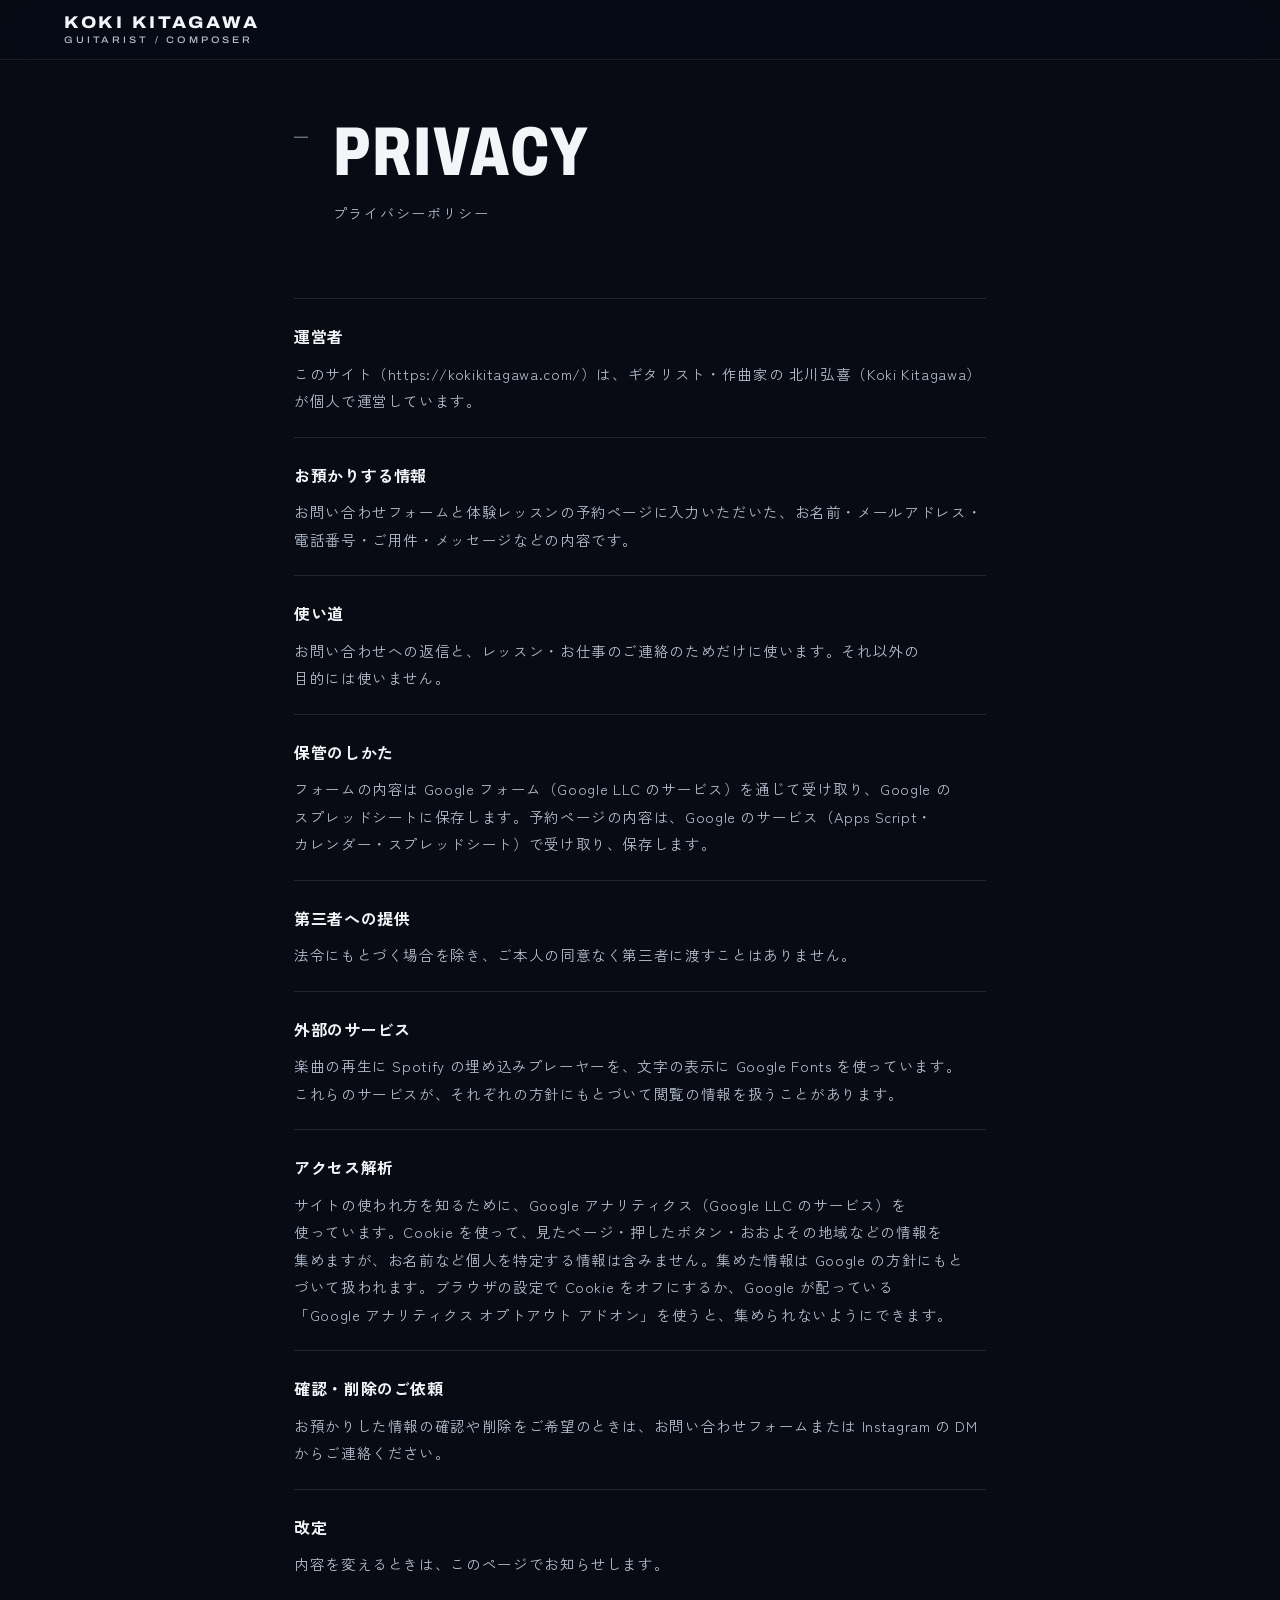
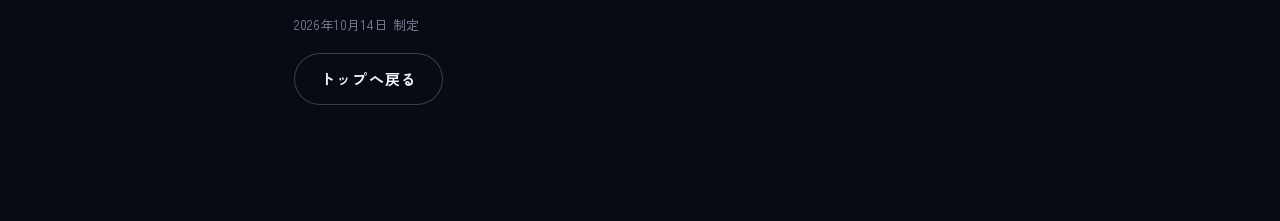
<file: privacy.html>
<!doctype html>
<html lang="ja">
<head>
<meta charset="utf-8">
<meta name="viewport" content="width=device-width, initial-scale=1, viewport-fit=cover">
<meta name="color-scheme" content="dark">
<meta name="theme-color" content="#06080d">
<title>プライバシーポリシー | 北川弘喜 Koki Kitagawa</title>
<meta name="robots" content="noindex">
<link rel="canonical" href="https://kokikitagawa.com/privacy.html">
<link rel="preconnect" href="https://fonts.googleapis.com">
<link rel="preconnect" href="https://fonts.gstatic.com" crossorigin>
<link href="https://fonts.googleapis.com/css2?family=Archivo:wdth,wght@72..118,300..900&family=Zen+Kaku+Gothic+New:wght@400;500;700;900&display=swap" rel="stylesheet">
<link rel="icon" href="assets/favicon-48.png" sizes="48x48" type="image/png">
<link rel="apple-touch-icon" href="assets/apple-touch-icon.png">
<link rel="stylesheet" href="assets/css/kk-design-system.css?v=69foca">
<link rel="stylesheet" href="assets/css/site.css?v=wcyq23">
<script async src="https://www.googletagmanager.com/gtag/js?id=G-5JD2YM6KF8"></script>
<script>window.dataLayer=window.dataLayer||[];function gtag(){dataLayer.push(arguments)}gtag("js",new Date());var kkF={ig:"instagram",x:"x",yt:"youtube",tt:"tiktok",sp:"spotify"}[(new URLSearchParams(location.search).get("from")||"").toLowerCase()];gtag("config","G-5JD2YM6KF8",{page_location:location.origin+location.pathname+(kkF?"?utm_source="+kkF+"&utm_medium=social":""),page_referrer:document.referrer.split("?")[0]});
document.addEventListener("click",function(e){var a=e.target.closest&&e.target.closest("a[href]");if(!a)return;var h=a.getAttribute("href")||"",w=location.pathname;if(/line\.me/.test(h))gtag("event","line_click",{place:w});else if(/yoyaku\.html/.test(h))gtag("event","booking_page_click",{place:w});else if(/lesson\.html/.test(h))gtag("event","lesson_page_click",{place:w});},true);</script>
</head>
<body class="doc">
<header class="hd solid"><div class="wrap"><a class="logo" href="./">KOKI KITAGAWA<small>GUITARIST / COMPOSER</small></a></div></header>
<main class="wrap docw">
  <div class="sh"><span class="no">—</span><h2>Privacy</h2><p>プライバシーポリシー</p></div>
  <section class="dsec"><h3>運営者</h3><p>この<wbr>サイト<wbr>（https://kokikitagawa.com/）は、<wbr>ギタリスト・<wbr>作曲家の 北川弘喜<wbr>（Koki Kitagawa）が<wbr>個人で<wbr>運営しています。</p></section>
  <section class="dsec"><h3>お預かりする<wbr>情報</h3><p>お問い合わせ<wbr>フォームと<wbr>体験レッスンの<wbr>予約ページに<wbr>入力いただいた、<wbr>お名前・<wbr>メールアドレス・<wbr>電話番号・<wbr>ご用件・<wbr>メッセージなどの<wbr>内容です。</p></section>
  <section class="dsec"><h3>使い道</h3><p>お問い合わせへの<wbr>返信と、<wbr>レッスン・<wbr>お仕事の<wbr>ご連絡のためだけに<wbr>使います。<wbr>それ<wbr>以外の<wbr>目的には<wbr>使いません。</p></section>
  <section class="dsec"><h3>保管のしかた</h3><p>フォームの<wbr>内容は Google フォーム<wbr>（Google LLC の<wbr>サービス）を通じて<wbr>受け取り、<wbr>Google の<wbr>スプレッドシートに<wbr>保存します。<wbr>予約ページの<wbr>内容は、<wbr>Google の<wbr>サービス<wbr>（Apps Script・<wbr>カレンダー・<wbr>スプレッドシート）で<wbr>受け取り、<wbr>保存します。</p></section>
  <section class="dsec"><h3>第三者への<wbr>提供</h3><p>法令にもとづく<wbr>場合を<wbr>除き、<wbr>ご本人の<wbr>同意なく<wbr>第三者に<wbr>渡すことはありません。</p></section>
  <section class="dsec"><h3>外部の<wbr>サービス</h3><p>楽曲の<wbr>再生に Spotify の<wbr>埋め<wbr>込み<wbr>プレーヤーを、<wbr>文字の<wbr>表示に Google Fonts を<wbr>使っています。<wbr>これらの<wbr>サービスが、<wbr>それぞれの<wbr>方針にもとづいて<wbr>閲覧の<wbr>情報を<wbr>扱うことがあります。</p></section>
  <section class="dsec"><h3>アクセス解析</h3><p>サイトの<wbr>使われ<wbr>方を<wbr>知るために、<wbr>Google アナリティクス<wbr>（Google LLC の<wbr>サービス）を<wbr>使っています。<wbr>Cookie を<wbr>使って、<wbr>見た<wbr>ページ・<wbr>押した<wbr>ボタン・<wbr>おおよその<wbr>地域などの<wbr>情報を<wbr>集めますが、<wbr>お名前など<wbr>個人を<wbr>特定する<wbr>情報は<wbr>含みません。<wbr>集めた<wbr>情報は Google の<wbr>方針にもとづいて<wbr>扱われます。<wbr>ブラウザの<wbr>設定で Cookie を<wbr>オフにするか、<wbr>Google が<wbr>配っている<wbr>「Google アナリティクス オプトアウト アドオン」を<wbr>使うと、<wbr>集められないようにできます。</p></section>
  <section class="dsec"><h3>確認・<wbr>削除の<wbr>ご依頼</h3><p>お預かりした<wbr>情報の<wbr>確認や<wbr>削除を<wbr>ご希望のときは、<wbr>お問い合わせ<wbr>フォームまたは Instagram の DM から<wbr>ご連絡ください。</p></section>
  <section class="dsec"><h3>改定</h3><p>内容を<wbr>変えるときは、<wbr>この<wbr>ページで<wbr>お知らせします。</p></section>
  <p class="small">2026年10月14日 制定</p>
  <p><a class="btn line" href="./">トップへ<wbr>戻る</a></p>
</main>
</body>
</html>
</file>
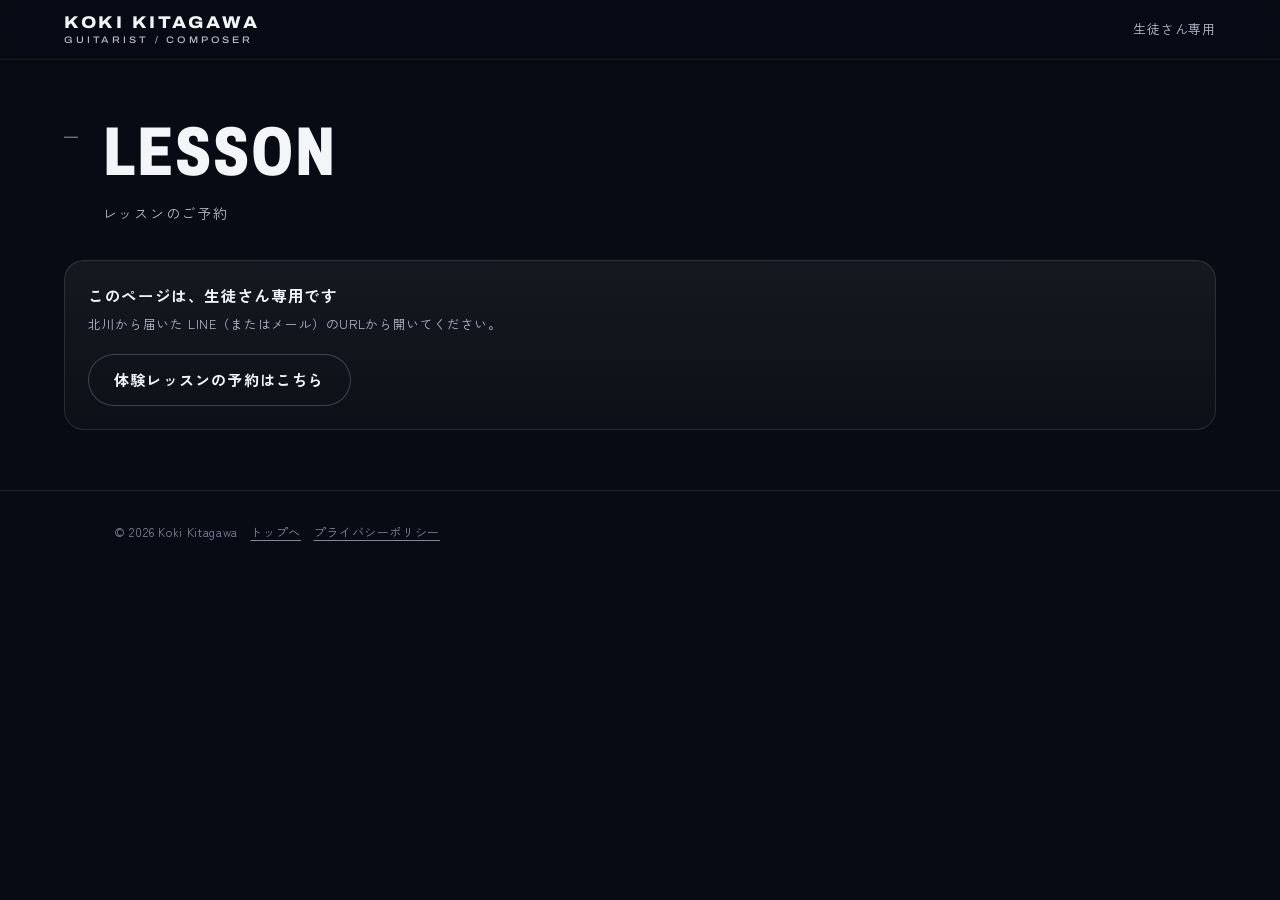
<file: seito.html>
<!doctype html>
<html lang="ja">
<head>
<meta charset="utf-8">
<meta name="robots" content="noindex, nofollow">
<meta name="referrer" content="no-referrer">
<meta name="viewport" content="width=device-width, initial-scale=1, viewport-fit=cover">
<meta name="color-scheme" content="dark">
<meta name="theme-color" content="#06080d">
<title>レッスンのご予約（生徒さん専用） | 北川弘喜</title>
<link rel="preconnect" href="https://script.google.com" crossorigin>
<link rel="preconnect" href="https://script.googleusercontent.com" crossorigin>
<script>/* 2026-11-05：生徒さんの情報は、ページを開いたらすぐ読みはじめる（書体を待たない） */try{var kq=new URLSearchParams(location.search);if(kq.get("k")&&kq.get("demo")!=="1")window.kkPre=fetch("https://script.google.com/macros/s/AKfycby5bDtbLyKAmUYFXvM5kCBlsdzIqFw126P8803WqGTCRkEivEgTSXqw3pechjk9ozQT/exec"+"?a=me&k="+encodeURIComponent(kq.get("k")),{cache:"no-store"}).then(function(r){return r.json()});window.kkPre&&window.kkPre.catch(function(){})}catch(e){}</script>
<link rel="preconnect" href="https://fonts.googleapis.com">
<link rel="preconnect" href="https://fonts.gstatic.com" crossorigin>
<link href="https://fonts.googleapis.com/css2?family=Archivo:wdth,wght@72..118,300..900&family=Zen+Kaku+Gothic+New:wght@400;500;700;900&display=swap" rel="stylesheet">
<link rel="icon" href="assets/favicon-48.png" sizes="48x48" type="image/png">
<link rel="apple-touch-icon" href="assets/apple-touch-icon.png">
<link rel="stylesheet" href="assets/css/kk-design-system.css?v=69foca">
<link rel="stylesheet" href="assets/css/site.css?v=wcyq23">
</head>
<body class="doc yk-page sk-page">
<header class="hd solid"><div class="wrap"><a class="logo" href="./">KOKI KITAGAWA<small>GUITARIST / COMPOSER</small></a><span class="yk-back">生徒さん<wbr>専用</span></div></header>
<main class="wrap docw ykw">
  <div class="sh"><span class="no">—</span><h2>Lesson</h2><p>レッスンの<wbr>ご予約</p></div>

  <p class="small" id="skLoad">読み<wbr>込んでいます…</p>
  <div class="card yk-closed" id="skBad" hidden>
    <b id="skBadT">この<wbr>ページは、<wbr>生徒さん<wbr>専用です</b>
    <small id="skBadM">北川から<wbr>届いた LINE<wbr>（または<wbr>メール）の<wbr>URLから<wbr>開いてください。</small>
    <div class="nf-btns"><a class="btn line" href="yoyaku.html">体験レッスンの<wbr>予約はこちら</a></div>
  </div>

  <div id="skMain" hidden>
    <!-- 2026-11-10：1画面目のチケットに書きこんで予約する形に（前の1画面ずつ進む形はやめた）。北川くん -->
    <div class="sk-step" data-step="0" id="skHome">
      <!-- 2026-11-10：LINE がまだの人は、最初にこの画面だけ（つながったら自動で次へ。「LINE を使わない」を押した人には、そのスマホでは出さない）。北川くん -->
      <div class="card sk-gate" id="skGate" hidden>
        <p class="sk-gn" id="skGateName"></p>
        <h3>まず LINE を<wbr>つなぎましょう</h3>
        <p>レッスンの<wbr>確定や、<wbr>前の<wbr>日の<wbr>お知らせが LINE に<wbr>届くようになります。<wbr>最初の<wbr>1回だけです。</p>
        <ol class="sk-gs"><li>下の<wbr>ボタンを<wbr>押すと、<wbr>LINE が<wbr>開きます</li><li>入っている<wbr>文を、<wbr>そのまま<wbr>送ってください</li><li>この<wbr>ページに<wbr>戻ると、<wbr>自動で<wbr>次へ<wbr>進みます</li></ol>
        <a class="sk-lnb" id="skGateBtn" href="#" target="_blank" rel="noopener"><span>LINE</span>LINE を<wbr>開く</a>
        <p class="sk-gw" id="skGateWait" hidden>LINE で<wbr>送ったら、<wbr>この<wbr>ページに<wbr>戻ってきてください。<wbr>つながったか<wbr>確かめています…</p>
        <button type="button" class="sk-skip" id="skSkip">LINE を<wbr>使わない<wbr>（メールで<wbr>受け取る）</button>
      </div>
      <div class="card sk-me">
        <div class="sk-hi"><span class="chip or" id="skPlan"></span><b id="skName"></b></div>
        <div class="sk-months" id="skMonths" hidden></div>
        <!-- 2026-11-10：月の回数を「チケット」で並べる（予約済み＝日時入り、未定＝点線のグレー）。北川くん -->
        <div class="sk-tk" id="skTk"><div class="sk-tabs" id="skTabs" role="tablist" aria-label="月"></div><!-- 2026-11-12：チケットの色の凡例（北川くん） --><p class="tk-lg" aria-label="チケットの色"><span class="n">通常</span><span class="k">持ち越し</span><span class="a">追加</span></p><ol class="sk-tks" id="skList"></ol></div>
        <!-- 2026-11-10：チケットに書きこむ予約。書いた回（申し込み前）があるときだけ出す。北川くん -->
        <div class="sk-pre" id="skPre" hidden>
          <div class="sk-split" id="skSplit" hidden aria-live="polite"></div>
          <label class="sk-ok" id="skOkW" hidden><input type="checkbox" id="skOk"><span>追加<wbr>（単発）の<wbr>レッスンとして<wbr>申し込みます</span></label>
          <p class="err" id="skOkErr" hidden></p>
          <details class="sk-q"><summary>練習したい<wbr>曲・<wbr>伝えたいこと<i>なくても<wbr>大丈夫です</i></summary><textarea id="y_q" class="sm" placeholder="例：〇〇の「△△」のソロ" aria-label="練習したい曲・伝えたいこと"></textarea></details>
          <details class="sk-rules"><summary>キャンセル・<wbr>回数・<wbr>料金のきまり</summary><dl class="yk-brief" aria-label="申し込む前に">
            <dt>キャンセル</dt><dd>3日前 23:59 までは<wbr>無料<wbr>（その<wbr>回は<wbr>次の<wbr>月まで<wbr>使えます）。<wbr>それより<wbr>後は<wbr>1回分</dd>
            <dt>月の<wbr>回数</dt><dd>使わなかった<wbr>回は、<wbr>次の<wbr>月まで<wbr>使えます</dd>
            <dt>追加<wbr>（単発）</dt><dd>回数を<wbr>使い<wbr>切ったあとは 1回 ¥9,000</dd>
            <dt>スタジオ代</dt><dd>対面は 1時間 約1,500円<wbr>（当日）</dd>
          </dl></details>
          <p class="err" id="ykErr" hidden></p>
        </div>
        <p class="sk-out" id="skOut" hidden><b>今月の<wbr>回数は、<wbr>おしまいです。</b>追加の<wbr>単発レッスン<wbr>（60分 ¥9,000）なら、<wbr>このまま<wbr>予約できます。<button type="button" class="btn line sm" id="skMore">追加で<wbr>単発レッスンを<wbr>予約する</button></p>
        <button type="button" class="btn or sk-go" id="skGo">レッスンを<wbr>予約する</button>
      </div>
    </div>

    <!-- 申し込む（書いた回があるとき、画面の下に残る） -->
    <div class="sk-bar2" id="skBar" hidden><button type="button" class="btn or" id="ykSend"></button></div>

    <!-- 下から出る選ぶところ（対面/オンライン・長さ・日にち・時間） -->
    <div class="sk-sh" id="skSh" hidden>
      <div class="sk-shb" data-shx></div>
      <div class="sk-shp" role="dialog" aria-modal="true" aria-labelledby="skShT">
        <div class="sk-shh"><b id="skShT"></b><button type="button" class="sk-shx" data-shx aria-label="閉じる">×</button></div>
        <div class="sk-shc" id="skShC"></div>
      </div>
    </div>

    <div class="card yk-done" id="ykDone" hidden role="status" tabindex="-1"></div>

    <section class="yk-notes" id="skNotes">
      <h3>ご案内</h3>
      <table class="hours">
        <tr><th>場所</th><td>サウンドスタジオM小岩店<wbr>（JR小岩駅から<wbr>歩いて<wbr>約4分）／<wbr>オンライン<small><a href="https://www.google.com/maps/search/?api=1&amp;query=%E3%82%B5%E3%82%A6%E3%83%B3%E3%83%89%E3%82%B9%E3%82%BF%E3%82%B8%E3%82%AAM%E5%B0%8F%E5%B2%A9%E5%BA%97" target="_blank" rel="noopener">スタジオの<wbr>地図を<wbr>見る</a></small></td></tr>
        <tr><th>スタジオ代</th><td>1時間 約1,500円<wbr>（当日スタジオで<wbr>お支払い）。<wbr>オンラインはかかりません。</td></tr>
        <tr><th>お支払い</th><td><span class="pay"><b>月謝</b>カードの<wbr>自動引き落とし<wbr>（Square）。<wbr>入会日にその<wbr>月の<wbr>分、<wbr>翌月からは<wbr>毎月1日</span><span class="pay"><b>単発</b>現金・<wbr>カード<wbr>（Square）</span></td></tr>
        <tr><th>キャンセル</th><td>レッスン日の<wbr>3日前 23:59 までの<wbr>キャンセルは、<wbr>無料です<wbr>（月謝の<wbr>回は、<wbr>次の<wbr>月まで<wbr>使えます）。<wbr>それより<wbr>後の<wbr>キャンセルは、<wbr>レッスン1回分として<wbr>扱います。</td></tr>
        <tr><th>使わなかった<wbr>回</th><td>その<wbr>月に<wbr>使わなかった<wbr>回<wbr>（予約しなかった<wbr>回・<wbr>3日前 23:59 までに<wbr>キャンセルした<wbr>回・<wbr>スタジオの<wbr>お部屋が<wbr>取れなかった<wbr>回）は、<wbr>次の<wbr>月まで<wbr>使えます。<wbr>たとえば<wbr>月4回なら、<wbr>今月2回・<wbr>来月6回にできます。<wbr>その<wbr>次の<wbr>月へは<wbr>持ち<wbr>越せません。<wbr>追加<wbr>（単発）の<wbr>回は、<wbr>次の<wbr>月には<wbr>回りません。</td></tr>
        <tr><th>追加<wbr>（単発）</th><td>月の<wbr>回数を<wbr>使い<wbr>切ったあとも、<wbr>1回 ¥9,000<wbr>（税込・<wbr>60分）で<wbr>予約できます。</td></tr>
      </table>
    </section>
  </div>
</main>
<footer class="yk-ft"><div class="wrap"><small>© 2026 Koki Kitagawa　<a href="./">トップへ</a>　<a href="privacy.html">プライバシーポリシー</a></small></div></footer>
<script type="application/json" id="ykcfg">{"api":"https://script.google.com/macros/s/AKfycby5bDtbLyKAmUYFXvM5kCBlsdzIqFw126P8803WqGTCRkEivEgTSXqw3pechjk9ozQT/exec","single":9000}</script>
<script src="assets/js/seito.js?v=1vy6y1e" defer></script>
</body>
</html>
</file>
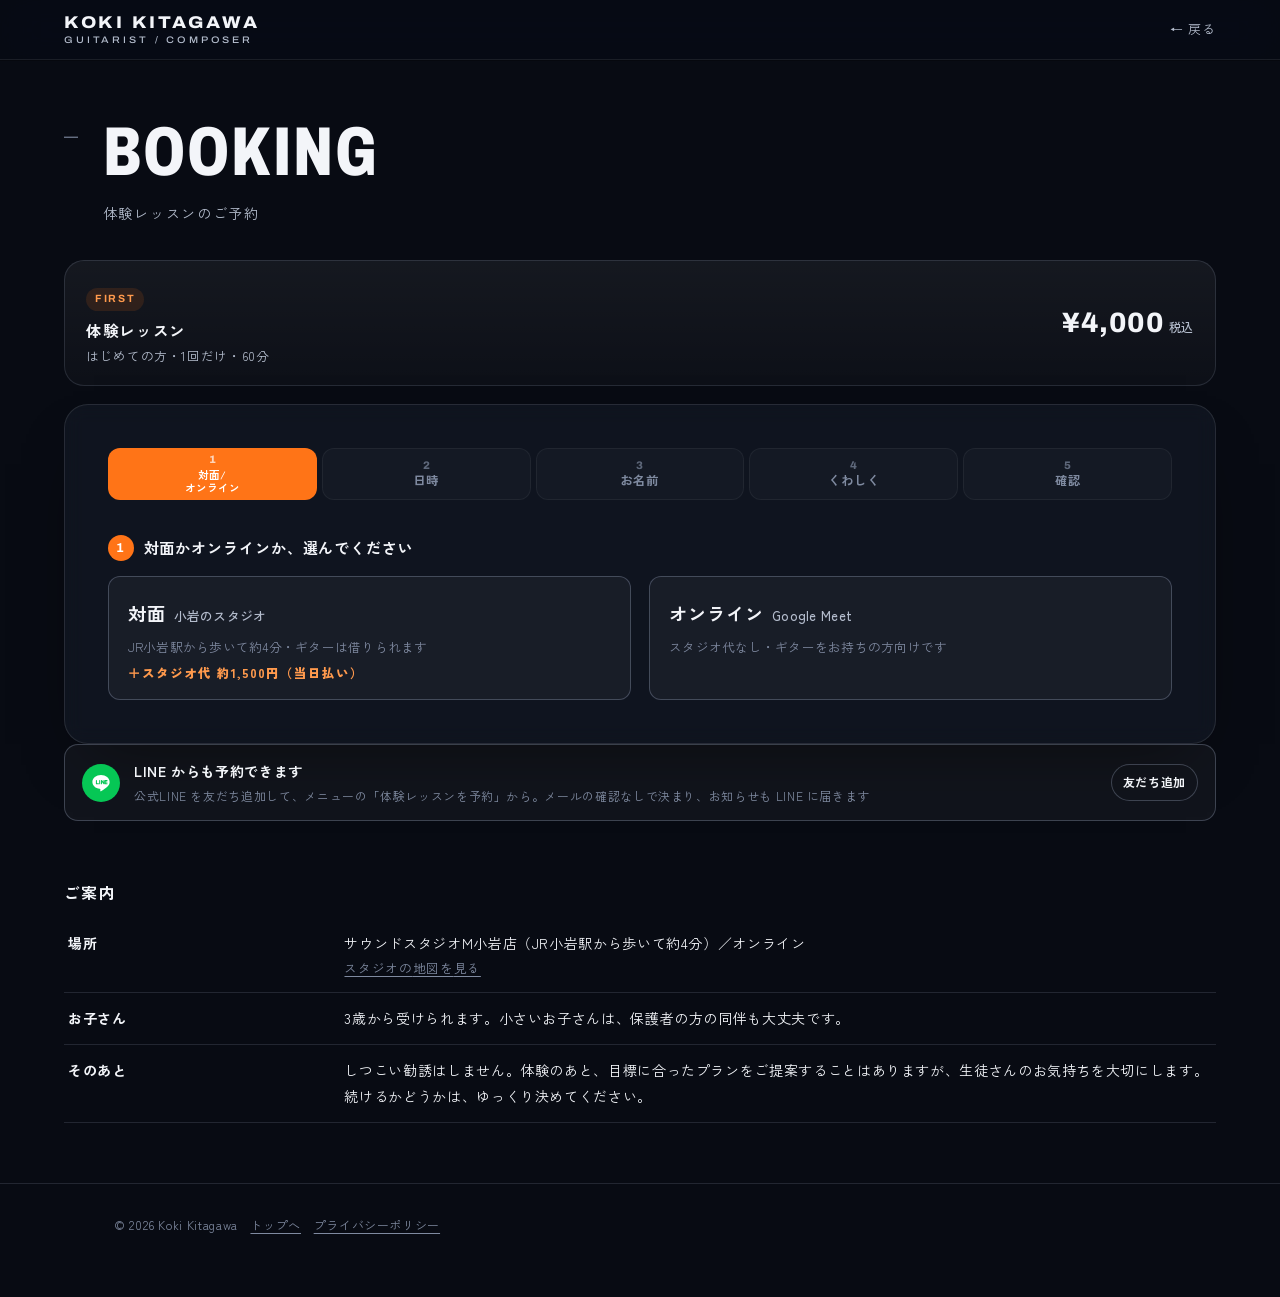
<file: yoyaku.html>
<!doctype html>
<html lang="ja">
<head>
<meta charset="utf-8">
<meta name="viewport" content="width=device-width, initial-scale=1, viewport-fit=cover">
<meta name="color-scheme" content="dark">
<meta name="theme-color" content="#06080d">
<title>体験レッスンのご予約 | 北川弘喜 ギターレッスン（小岩・オンライン）</title>
<meta name="description" content="北川弘喜のギター体験レッスン（60分 4,000円）のご予約ページ。小岩のスタジオかオンラインを選んで、空いている日時から申し込めます。">
<link rel="canonical" href="https://kokikitagawa.com/yoyaku.html">
<meta property="og:type" content="website">
<meta property="og:title" content="体験レッスンのご予約 | 北川弘喜">
<meta property="og:description" content="小岩のスタジオかオンラインを選んで、空いている日時から申し込めます。体験レッスン60分 4,000円。">
<meta property="og:url" content="https://kokikitagawa.com/yoyaku.html">
<meta property="og:image" content="https://kokikitagawa.com/img/ogp-lesson.jpg">
<meta property="og:image:width" content="1200">
<meta property="og:image:height" content="630">
<meta property="og:image:alt" content="ギターを持つ北川弘喜。北川弘喜のギターレッスン、体験レッスン60分。">
<meta property="og:site_name" content="北川弘喜 Koki Kitagawa">
<meta property="og:locale" content="ja_JP">
<meta name="twitter:card" content="summary_large_image">
<link rel="preconnect" href="https://script.google.com" crossorigin>
<link rel="preconnect" href="https://script.googleusercontent.com" crossorigin>
<script>/* 2026-11-05：空いている日時は、ページを開いたらすぐ読みはじめる（書体を待たない） */try{if(!/[?&]demo=1/.test(location.search))window.kkPre=fetch("https://script.google.com/macros/s/AKfycby5bDtbLyKAmUYFXvM5kCBlsdzIqFw126P8803WqGTCRkEivEgTSXqw3pechjk9ozQT/exec"+"?a=slots",{cache:"no-store"}).then(function(r){return r.json()});window.kkPre&&window.kkPre.catch(function(){})}catch(e){}</script>
<link rel="preconnect" href="https://fonts.googleapis.com">
<link rel="preconnect" href="https://fonts.gstatic.com" crossorigin>
<link href="https://fonts.googleapis.com/css2?family=Archivo:wdth,wght@72..118,300..900&family=Zen+Kaku+Gothic+New:wght@400;500;700;900&display=swap" rel="stylesheet">
<link rel="icon" href="assets/favicon-48.png" sizes="48x48" type="image/png">
<link rel="apple-touch-icon" href="assets/apple-touch-icon.png">
<link rel="stylesheet" href="assets/css/kk-design-system.css?v=69foca">
<link rel="stylesheet" href="assets/css/site.css?v=wcyq23">
<script async src="https://www.googletagmanager.com/gtag/js?id=G-5JD2YM6KF8"></script>
<script>window.dataLayer=window.dataLayer||[];function gtag(){dataLayer.push(arguments)}gtag("js",new Date());var kkF={ig:"instagram",x:"x",yt:"youtube",tt:"tiktok",sp:"spotify"}[(new URLSearchParams(location.search).get("from")||"").toLowerCase()];gtag("config","G-5JD2YM6KF8",{page_location:location.origin+location.pathname+(kkF?"?utm_source="+kkF+"&utm_medium=social":""),page_referrer:document.referrer.split("?")[0]});
document.addEventListener("click",function(e){var a=e.target.closest&&e.target.closest("a[href]");if(!a)return;var h=a.getAttribute("href")||"",w=location.pathname;if(/line\.me/.test(h))gtag("event","line_click",{place:w});else if(/yoyaku\.html/.test(h))gtag("event","booking_page_click",{place:w});else if(/lesson\.html/.test(h))gtag("event","lesson_page_click",{place:w});},true);</script>
</head>
<body class="doc yk-page">
<header class="hd solid"><div class="wrap"><a class="logo" href="./">KOKI KITAGAWA<small>GUITARIST / COMPOSER</small></a><a class="yk-back" href="lesson.html">← 戻る</a></div></header>
<main class="wrap docw ykw">
  <div class="sh"><span class="no">—</span><h2>Booking</h2><p>体験レッスンの<wbr>ご予約</p></div>

  <div class="card yk-trial"><div><span class="chip or">FIRST</span><b>体験レッスン</b><small>はじめての<wbr>方・<wbr>1回だけ・<wbr>60分</small></div><div class="p">¥4,000<small>税込</small></div></div>
  <p class="yk-plan" id="ykPlan" hidden></p>
  <p class="yk-plan" id="ykLine" hidden></p>
  <!-- 2026-11-05：LINE から開いた人に、いまの体験の予約とキャンセル（北川くん） -->
  <section class="card yk-mine" id="ykMine" hidden aria-live="polite"></section>

  <div class="card yk-closed" id="ykClosed" hidden>
    <b>予約ページは、<wbr>まもなく<wbr>使えるようになります</b>
    <small>いまは、<wbr>下のどちらかから<wbr>お申し込みください。</small>
    <div class="nf-btns"><a class="btn line" href="./#contact">お問い合わせ<wbr>フォーム</a></div>
  </div>

  <!-- 2026-11-05：1画面ずつ（受け方 → 日時 → お名前 → くわしく（任意） → 確認）。生徒さんページと同じ形（北川くん） -->
  <form class="f yk sk-wiz yk-wiz" id="yk" novalidate>
    <div class="sk-nav">
      <button type="button" class="sk-back" id="skBack" hidden>← 戻る</button>
      <ol class="sk-dots" aria-label="すすみぐあい（押すと、その画面に移れます）"><li><button type="button" data-d="1"><span class="d2">対面/<br>オンライン</span></button></li><li><button type="button" data-d="2">日時</button></li><li><button type="button" data-d="3">お名前</button></li><li><button type="button" data-d="4">くわしく</button></li><li><button type="button" data-d="5">確認</button></li></ol>
    </div>

    <fieldset class="sk-step kinds yk-mode" data-step="1"><legend><span class="yn">1</span>対面か<wbr>オンラインか、<wbr>選んでください</legend>
      <label class="kc or"><input type="radio" name="mode" value="studio"><span><b>対面<em>小岩の<wbr>スタジオ</em></b><small>JR小岩駅から<wbr>歩いて<wbr>約4分・<wbr>ギターは<wbr>借りられます</small><i class="kc-fee">＋<wbr>スタジオ代 約1,500円<wbr>（当日払い）</i></span></label>
      <label class="kc"><input type="radio" name="mode" value="online"><span><b>オンライン<em>Google Meet</em></b><small>スタジオ代なし・<wbr>ギターを<wbr>お持ちの<wbr>方<wbr>向けです</small></span></label>
      <p class="err" hidden></p>
    </fieldset>

    <div class="sk-step yk-when" id="ykWhen" data-step="2">
      <div class="yk-lg"><span class="yn">2</span>日時を<wbr>選んでください<i id="ykHint"></i></div>
      <p class="small" id="ykLoad" hidden>空いている<wbr>日時を<wbr>読み<wbr>込んでいます…</p>
      <div class="yk-days" id="ykDays" role="tablist" aria-label="日付"></div>
      <div class="yk-times" id="ykTimes"></div>
      <p class="err" id="ykWhenErr" hidden></p>
      <div class="sk-bar"><button type="button" class="btn or sk-dec" id="ykDec" disabled>時間を<wbr>選んでください</button></div>
    </div>

    <div class="sk-step yk-info" data-step="3">
      <div class="yk-lg"><span class="yn">3</span>お名前と<wbr>連絡先</div>
      <div><label for="y_name">お名前<i>必須</i></label><input id="y_name" autocomplete="name" enterkeyhint="next"><p class="err" hidden></p></div>
      <div><label for="y_mail">メールアドレス<i>必須</i></label><input id="y_mail" type="email" inputmode="email" autocomplete="email" enterkeyhint="next"><p class="yk-sug" id="ykSug" hidden aria-live="polite"></p><p class="err" hidden></p></div>
      <div class="two">
        <div><label for="y_kana">ふりがな<i class="opt-i">任意</i></label><input id="y_kana"></div>
        <div><label for="y_tel">電話番号<i class="opt-i">任意</i></label><input id="y_tel" type="tel" inputmode="tel" autocomplete="tel"></div>
      </div>
      <button type="button" class="btn or yk-next" data-next="4">次へ</button>
    </div>

    <div class="sk-step yk-info" data-step="4">
      <div class="yk-lg"><span class="yn">4</span>よければ<wbr>教えてください<i class="opt-i">ぜんぶ<wbr>任意</i></div>
      <p class="small yk-lead">書いてもらえると、<wbr>体験の<wbr>準備が<wbr>できます。</p>
      <div class="two">
        <div><label for="y_level">ギター歴</label><select id="y_level"><option value="">選んでください</option><option>はじめて</option><option>1年未満</option><option>1〜3年</option><option>3年以上</option></select></div>
        <div><label for="y_from">何で<wbr>知りましたか</label><select id="y_from"><option value="">選んでください</option><option>Instagram</option><option>TikTok</option><option>YouTube</option><option>X</option><option>Google検索</option><option>Googleマップ</option><option>知り合いの紹介</option><option>その他</option></select></div>
      </div>
      <fieldset class="opts"><legend>ギター</legend><label class="opt"><input type="radio" name="guitar" value="アコースティック"><span>アコースティック</span></label><label class="opt"><input type="radio" name="guitar" value="エレキ"><span>エレキ</span></label><label class="opt"><input type="radio" name="guitar" value="クラシック"><span>クラシック</span></label><label class="opt"><input type="radio" name="guitar" value="持っていない"><span>持っていない</span></label></fieldset>
      <div><label for="y_song">弾きたい<wbr>曲・<wbr>好きな<wbr>アーティスト</label><input id="y_song" placeholder="例：〇〇の「△△」"></div>
      <button type="button" class="btn or yk-next" data-next="5" id="ykNext4">確認へ<wbr>進む</button>
    </div>
    <input type="text" name="website" id="y_web" tabindex="-1" autocomplete="off" class="sr" aria-hidden="true">

    <div class="sk-step yk-conf" data-step="5">
      <div class="yk-lg"><span class="yn">5</span>この<wbr>内容で<wbr>よろしいですか</div>
      <dl class="yk-check" id="ykCheck"></dl>
      <dl class="yk-brief" id="ykBrief" aria-label="申し込む前に"></dl><!-- 2026-11-10：対面・オンラインで変わるので yoyaku.js で書く -->
      <p class="note">送信すると、<a href="privacy.html">プライバシーポリシー</a>に<wbr>同意したものとします。</p>
      <button class="btn or send" type="submit" id="ykSend">この<wbr>内容で<wbr>申し込む</button>
      <p class="err" id="ykErr" hidden></p>
    </div>
  </form>
  <a class="dm ln yk-ln" id="ykLineAdd" href="https://line.me/R/ti/p/@557brylm" target="_blank" rel="noopener"><i><svg viewBox="0 0 24 24" aria-hidden="true"><path d="M12 3.2c-5.2 0-9.4 3.4-9.4 7.6 0 3.8 3.4 6.9 7.9 7.5.3.1.7.2.8.5.1.2.1.6 0 .9l-.1.8c0 .2-.2.9.8.5s5.4-3.2 7.4-5.4c1.4-1.5 2-3.1 2-4.8 0-4.2-4.2-7.6-9.4-7.6z" fill="#fff"/><path d="M7 9.2v3.6h2.2M10.6 9.2v3.6M12.6 12.8V9.2l2.6 3.6V9.2M18.6 9.2h-2.1v3.6h2.1M16.5 11h2" fill="none" stroke="#06c755" stroke-width="1.15" stroke-linecap="round" stroke-linejoin="round"/></svg></i><span><b>LINE からも<wbr>予約できます</b><small>公式LINE を<wbr>友だち<wbr>追加して、<wbr>メニューの<wbr>「体験レッスンを予約」から。<wbr>メールの<wbr>確認なしで<wbr>決まり、<wbr>お知らせも LINE に<wbr>届きます</small></span><em class="ln-add">友だち<wbr>追加</em></a>

  <div class="card yk-done" id="ykDone" hidden role="status" tabindex="-1"></div>

  <section class="yk-notes" id="ykNotes">
    <h3>ご案内</h3>
    <table class="hours">
      <tr><th>場所</th><td>サウンドスタジオM小岩店<wbr>（JR小岩駅から<wbr>歩いて<wbr>約4分）／<wbr>オンライン<small><a href="https://www.google.com/maps/search/?api=1&amp;query=%E3%82%B5%E3%82%A6%E3%83%B3%E3%83%89%E3%82%B9%E3%82%BF%E3%82%B8%E3%82%AAM%E5%B0%8F%E5%B2%A9%E5%BA%97" target="_blank" rel="noopener">スタジオの<wbr>地図を<wbr>見る</a></small></td></tr>
      <tr><th>お子さん</th><td>3歳から<wbr>受けられます。<wbr>小さい<wbr>お子さんは、<wbr>保護者の<wbr>方の<wbr>同伴も<wbr>大丈夫です。</td></tr>
      <tr><th>そのあと</th><td>しつこい<wbr>勧誘はしません。<wbr>体験のあと、<wbr>目標に<wbr>合った<wbr>プランを<wbr>ご提案することはありますが、<wbr>生徒さんの<wbr>お気持ちを<wbr>大切にします。<wbr>続けるかどうかは、<wbr>ゆっくり<wbr>決めてください。</td></tr>
    </table>
  </section>
</main>
<footer class="yk-ft"><div class="wrap"><small>© 2026 Koki Kitagawa　<a href="./">トップへ</a>　<a href="privacy.html">プライバシーポリシー</a></small></div></footer>
<script type="application/json" id="ykcfg">{"api":"https://script.google.com/macros/s/AKfycby5bDtbLyKAmUYFXvM5kCBlsdzIqFw126P8803WqGTCRkEivEgTSXqw3pechjk9ozQT/exec","fallback":"","plans":["月2回","月4回","月8回","単発"],"line":"https://line.me/R/oaMessage/@557brylm/","price":4000}</script>
<script src="assets/js/yoyaku.js?v=16x34pm" defer></script>
</body>
</html>
</file>
<file: assets/css/kk-design-system.css>
/* kk-design-system.css — 北川弘喜HPの色・書体・余白の決まり（2026-10-14 v4 から）
   色・書体を足したいときは、まずここに変数を足すかどうかを北川くんと決める。 */
:root{
  --black:#06080d; --navy:#0a1222; --char:#141a25; --deep:#13234a;
  --stage:#4d7dff; --line:rgba(190,205,235,.14); --line2:rgba(190,205,235,.26);
  --ink:#f3f5f9; --sub:#b4bdcd; --faint:#7f8aa0;
  --or:#ff7417; --or-hi:#ff9a4d; --or-soft:rgba(255,116,23,.12);
  --gr:#0e7bc2; --gr-hi:#5cc8f5; --gr-soft:rgba(47,184,240,.14);
  --en:"Archivo","Helvetica Neue",Arial,sans-serif;
  --jp:"Zen Kaku Gothic New","Hiragino Kaku Gothic ProN","Yu Gothic",Meiryo,sans-serif;
  --sig:"Mrs Saint Delafield",cursive;
  --max:1180px; --gut:clamp(20px,5vw,64px); --sec:clamp(88px,11vw,150px);
  --head:72px;
}
:root{--head:60px;--sec:84px}
:root{--black:#080b13;--t1:#111a2c;--t2:#1a2539;--t0b:#0b111d}
</file>
<file: assets/css/site.css>
/* site.css — ページの組み方（色・書体は kk-design-system.css の変数を使う） */
*{box-sizing:border-box}
html{scroll-behavior:smooth;scroll-padding-top:calc(var(--head) + 8px);-webkit-text-size-adjust:100%}
body{margin:0;background:var(--black);color:var(--ink);font:400 16px/1.9 var(--jp);letter-spacing:.04em;
  font-feature-settings:"palt" 1;-webkit-font-smoothing:antialiased}
img{display:block;max-width:100%;height:auto}
a{color:inherit;text-decoration:none}
button,input,select,textarea{font:inherit;color:inherit}
:focus-visible{outline:2px solid var(--or-hi);outline-offset:3px;border-radius:4px}
[hidden]{display:none!important}
.wrap{max-width:var(--max);margin:0 auto;padding:0 var(--gut)}
.en{font-family:var(--en)}
.sr{position:absolute;width:1px;height:1px;overflow:hidden;clip:rect(0 0 0 0)}

/* ---------- header ---------- */
.hd{position:fixed;inset:0 0 auto;z-index:50;height:var(--head);transition:background .3s,border-color .3s;border-bottom:1px solid transparent}
.hd .wrap{height:100%;display:flex;align-items:center;gap:28px;max-width:1360px}
.logo{font:800 17px/1 var(--en);font-stretch:112%;letter-spacing:.16em;white-space:nowrap}
.logo small{display:block;margin-top:5px;font-size:9.5px;font-weight:500;letter-spacing:.3em;color:var(--sub)}
.nav{display:flex;gap:24px;margin-left:auto}
.nav a{font:600 12.5px/1 var(--en);letter-spacing:.16em;color:var(--sub);padding:8px 0;position:relative;white-space:nowrap}
.nav a:hover,.nav a.on{color:var(--ink)}
.nav a.on::after{content:"";position:absolute;left:0;right:0;bottom:0;height:1px;background:var(--ink)}
.sns{display:flex;gap:6px}
.sns a{width:34px;height:34px;display:grid;place-items:center;border-radius:50%;color:var(--sub)}
.sns a:hover{color:var(--ink);background:rgba(255,255,255,.07)}
.sns svg{width:17px;height:17px;fill:currentColor}
.btn{display:inline-flex;align-items:center;justify-content:center;gap:10px;min-height:52px;padding:0 26px;border-radius:999px;border:0;
  font:700 15px/1.2 var(--jp);letter-spacing:.08em;cursor:pointer;transition:transform .15s,filter .15s,background .2s;white-space:nowrap}
.btn:hover{filter:brightness(1.08)} .btn:active{transform:translateY(1px)}
.btn.or{background:var(--or);color:#fff}
.btn.gr{background:var(--gr);color:#fff}
.btn.line{background:transparent;color:var(--ink);box-shadow:inset 0 0 0 1px var(--line2)}
.btn.line:hover{background:rgba(255,255,255,.06)}
.btn.sm{min-height:40px;padding:0 18px;font-size:13px}
.btn svg{width:16px;height:16px;fill:currentColor;flex:none}
.menu-btn{display:none;margin-left:auto;width:48px;height:48px;border:0;background:none;cursor:pointer;place-items:center}
.menu-btn i{display:block;width:24px;height:1.5px;background:#fff;box-shadow:0 -7px 0 #fff,0 7px 0 #fff}

/* ---------- hero ---------- */
.hero{position:relative;min-height:min(100svh,940px);display:flex;align-items:flex-end;overflow:hidden;isolation:isolate}
.hero picture,.hero picture img{position:absolute;inset:0;width:100%;height:100%;object-fit:cover;object-position:62% 30%;z-index:-2}
.hero::before{content:"";position:absolute;inset:0;z-index:-1;
  background:linear-gradient(90deg,rgba(6,8,13,.86) 0%,rgba(6,8,13,.55) 34%,rgba(6,8,13,0) 60%,rgba(6,8,13,0) 100%),
             linear-gradient(0deg,var(--black) 0%,rgba(6,8,13,0) 34%)}
.hero .wrap{width:100%;max-width:1360px;padding-bottom:clamp(56px,9vh,110px);padding-top:calc(var(--head) + 40px)}
.hero .role{font:500 13px/1 var(--en);letter-spacing:.34em;color:var(--sub);margin:0 0 26px}
.hero h1{margin:0;font-weight:900;font-size:clamp(40px,6.1vw,92px);line-height:1.18;letter-spacing:.02em}
.hero h1 span{display:block}
.hero .name{margin:28px 0 0;font:800 clamp(18px,1.8vw,24px)/1 var(--en);font-stretch:118%;letter-spacing:.32em}
.hero .lead{margin:26px 0 0;max-width:30em;color:var(--sub);font-size:15.5px;line-height:2}
.hero .cta{display:flex;flex-wrap:wrap;gap:16px;margin-top:40px}
@media (prefers-reduced-motion:no-preference){
  /* 2026-10-28：見出し・名前・説明・ボタンは開いた瞬間から出す。動くのは写真と実績の帯だけ（改善レポート B） */
  .hero .marks{animation:rise .9s cubic-bezier(.2,.7,.2,1) both;animation-delay:.25s}
  .hero picture img{animation:slowin 2.4s ease-out both}
}
@keyframes rise{from{opacity:0;transform:translateY(18px)}to{opacity:1;transform:none}}
@keyframes slowin{from{opacity:.15;transform:scale(1.05)}to{opacity:1;transform:none}}   /* 0 から始めると Google の「表示の速さ」で写真が遅れて数えられるので .15 から */

/* ---------- section scaffold ---------- */
section.s{padding:var(--sec) 0;position:relative}
/* メニューから飛んだとき、上の余白ぶん先までスクロールして見出しを上に（2026-11-05 北川くん） */
section.s[id]{scroll-margin-top:calc(var(--sec) * -1 + 16px)}
.sh{display:grid;grid-template-columns:auto 1fr;column-gap:22px;align-items:baseline;margin:0 0 clamp(44px,6vw,72px)}
.sh .no{font:500 14px/1 var(--en);letter-spacing:.2em;color:var(--faint);grid-row:span 2;align-self:start;padding-top:.7em}
.sh h2{margin:0;font:800 clamp(40px,5.4vw,72px)/.95 var(--en);font-stretch:72%;letter-spacing:.03em;text-transform:uppercase}
.sh p{margin:14px 0 0;font-size:14px;color:var(--sub);letter-spacing:.12em}
.lede{font-size:clamp(17px,1.6vw,20px);line-height:1.95;font-weight:500;margin:0 0 22px;max-width:30em}
.body{color:var(--sub);max-width:36em}
.body p{margin:0 0 1.2em}
.small{font-size:13px;color:var(--faint)}
.photo{position:relative;overflow:hidden;background:var(--char)}
.photo img{width:100%;height:100%;object-fit:cover}
.js .reveal{opacity:0;transform:translateY(14px);transition:opacity 1s ease,transform 1s ease}
.reveal.in{opacity:1;transform:none}
@media (prefers-reduced-motion:reduce){.js .reveal{opacity:1;transform:none;transition:none}}
.cap{position:absolute;left:16px;bottom:12px;font-size:12px;color:rgba(255,255,255,.75);letter-spacing:.08em}

/* accordion (mobile) — on desktop these behave as plain blocks */
details.acc{border-top:1px solid var(--line)}
details.acc:last-of-type{border-bottom:1px solid var(--line)}
details.acc>summary{list-style:none;cursor:pointer;display:flex;align-items:center;gap:14px;min-height:62px;padding:12px 2px}
details.acc>summary::-webkit-details-marker{display:none}
details.acc>summary b{font-weight:700;font-size:16px}
details.acc>summary .meta{margin-left:auto;font:500 13px/1 var(--en);color:var(--faint);letter-spacing:.1em}
details.acc>summary::after{content:"";width:12px;height:12px;flex:none;margin-left:6px;
  background:linear-gradient(currentColor,currentColor) center/12px 1.5px no-repeat,linear-gradient(currentColor,currentColor) center/1.5px 12px no-repeat;
  color:var(--sub);transition:transform .25s}
details.acc[open]>summary::after{transform:rotate(45deg)}
details.acc .in{padding:4px 2px 26px}

/* ---------- PROFILE ---------- */
.prof{display:grid;grid-template-columns:minmax(0,5fr) minmax(0,6fr);gap:clamp(40px,7vw,110px);align-items:start}
.prof .photo{aspect-ratio:4/5;}
.can{display:flex;flex-wrap:wrap;gap:8px;margin:0 0 36px;padding:0}
.can li{list-style:none;font:600 12px/1 var(--en);letter-spacing:.14em;padding:9px 14px;border-radius:999px;box-shadow:inset 0 0 0 1px var(--line2);color:var(--sub)}
.prof .sns{margin-top:30px;gap:10px}
.prof .sns a{width:44px;height:44px;box-shadow:inset 0 0 0 1px var(--line2)}
.gear{display:grid;grid-template-columns:repeat(2,minmax(0,1fr));gap:22px 32px;margin:0;padding:0}
.gear li{list-style:none}
.gear b{display:block;font-size:13px;color:var(--faint);font-weight:500;margin-bottom:6px;letter-spacing:.1em}
.gear span{display:block;font:500 14.5px/1.75 var(--en);letter-spacing:.02em}

/* ---------- CAREER ---------- */
.career{display:grid;grid-template-columns:minmax(0,1fr);max-width:980px;margin:0;padding:0}
.career>li{list-style:none}
.career{border-bottom:1px solid var(--line)}
/* ---------- LIVE / TV ---------- */
.gigs{margin:0;padding:0;display:grid;grid-template-columns:repeat(2,minmax(0,1fr));gap:0 36px}
.gigs li{list-style:none;padding:16px 0;border-bottom:1px solid var(--line);display:grid;gap:3px}
.gigs b{font-weight:700;font-size:15.5px;line-height:1.55}
.gigs span{font-size:12.5px;color:var(--faint);letter-spacing:.06em}
.tv{margin:0;padding:0}
.tv li{list-style:none;padding:18px 0;border-bottom:1px solid var(--line)}
.tv b{display:block;font:800 30px/1 var(--en);font-stretch:80%;letter-spacing:.04em}
.tv span{font-size:13.5px;color:var(--sub)}
/* ---------- WORKS ---------- */
.feat{display:grid;grid-template-columns:repeat(3,minmax(0,1fr));gap:clamp(20px,2.4vw,32px)}
.song{display:flex;flex-direction:column}
.song .art{position:relative;aspect-ratio:1;overflow:hidden;background:var(--char) center/cover no-repeat;border:0;padding:0;cursor:pointer;width:100%}
.song .art .no{position:absolute;left:14px;top:12px;font:700 13px/1 var(--en);letter-spacing:.16em;color:#fff;text-shadow:0 1px 6px rgba(0,0,0,.6)}
.song .play{position:absolute;right:14px;bottom:14px;display:inline-flex;align-items:center;gap:8px;height:42px;padding:0 18px 0 14px;border-radius:999px;
  background:rgba(6,8,13,.72);backdrop-filter:blur(8px);-webkit-backdrop-filter:blur(8px);font:700 12.5px/1 var(--en);letter-spacing:.14em;color:#fff;box-shadow:inset 0 0 0 1px rgba(255,255,255,.25)}
.song .play i{width:0;height:0;border-left:9px solid var(--gr-hi);border-top:6px solid transparent;border-bottom:6px solid transparent}
.song.on .art{box-shadow:0 0 0 2px var(--gr-hi)}
.song h4{font:800 26px/1.15 var(--en);letter-spacing:.01em}
.song .who{font-size:14px;color:var(--sub)}
.song .who em{font-style:normal;font-family:var(--en);color:var(--faint);margin-left:10px}
.tags{display:flex;flex-wrap:wrap;gap:6px;margin:14px 0 0;padding:0}
.tags li{list-style:none;font:700 11px/1 var(--en);letter-spacing:.16em;padding:7px 10px;border-radius:3px;background:var(--gr-soft);color:var(--gr-hi)}
.song .sp{margin-top:auto;padding-top:14px;font:600 12.5px/1 var(--en);letter-spacing:.12em;color:var(--sub);display:inline-flex;gap:8px;align-items:center}
.song .sp svg{width:15px;height:15px;fill:#1DB954}
.swipe{display:none}

/* ---------- LISTEN ---------- */
.listen{display:grid;grid-template-columns:repeat(2,minmax(0,1fr));gap:20px}
.media{position:relative;display:flex;flex-direction:column;justify-content:flex-end;min-height:340px;padding:30px;border-radius:4px;overflow:hidden;isolation:isolate;box-shadow:inset 0 0 0 1px var(--line)}
.media::before{content:"";position:absolute;inset:0;z-index:-1;background:linear-gradient(180deg,rgba(6,8,13,.15),rgba(6,8,13,.9) 78%)}
.media b{font:800 34px/1 var(--en);font-stretch:85%;letter-spacing:.03em}
.media p{margin:10px 0 0;color:var(--sub);font-size:14.5px}
.media .go{margin-top:18px;font:600 13px/1 var(--en);letter-spacing:.14em}

.workcta{gap:30px;align-items:center;}
.workcta h3{margin:0;}
.workcta p{margin:8px 0 0;color:var(--sub);font-size:14px}

/* ---------- LESSON ---------- */

.les{display:grid;grid-template-columns:minmax(0,5fr) minmax(0,7fr);gap:clamp(40px,6vw,90px);align-items:start}
.les .photo{aspect-ratio:4/5;}
.trial{justify-content:space-between;} .trial small{display:block;color:var(--sub);font-size:12.5px;margin-top:2px}
.trial .p{font:800 26px/1 var(--en);white-space:nowrap}
.trial .p small{display:inline;font-size:13px;color:var(--sub);margin-left:4px;font-family:var(--jp)}
.plans{display:grid;grid-template-columns:repeat(2,minmax(0,1fr));margin:0;padding:0}
.plan{list-style:none;position:relative;background:var(--char);box-shadow:inset 0 0 0 1px var(--line)}
.plan .nm{font-weight:700;font-size:17px}
.plan .ct{font-size:12.5px;color:var(--faint);margin-top:2px}
.plan .p{margin-top:18px;font:800 34px/1 var(--en);letter-spacing:.01em}
.plan .p small{font:500 13px/1 var(--jp);color:var(--sub);}
.plan .per{font-size:12.5px;color:var(--sub);justify-content:space-between;gap:10px;flex-wrap:wrap}
.plan .per em{font-style:normal;color:var(--or-hi);font-weight:700}
.plan.rec{background:linear-gradient(160deg,rgba(255,116,23,.2),rgba(255,116,23,.04) 60%),var(--char);box-shadow:inset 0 0 0 1.5px var(--or)}
.plan .badge{position:absolute;background:var(--or);color:#fff;font-size:11.5px;font-weight:700;padding:4px 12px;border-radius:999px;letter-spacing:.08em}
.les .cta{margin-top:34px;display:flex;align-items:center;gap:20px;flex-wrap:wrap}
.les .cta p{margin:0;font-size:13px;color:var(--sub)}
.les-info{margin-top:44px}
table.hours{width:100%;border-collapse:collapse;font-size:14px}
.hours th,.hours td{border-bottom:1px solid var(--line);padding:12px 4px;text-align:left;vertical-align:top}
.hours th{width:32%;font-weight:700}
.hours td small{display:block;color:var(--faint);font-size:12.5px}

/* ---------- CONTACT ---------- */
#contact{background-color:var(--black);background-position:center;background-size:cover;background-repeat:no-repeat}
.ct{display:grid;grid-template-columns:minmax(0,4fr) minmax(0,6fr);gap:clamp(40px,6vw,96px);align-items:start}
.ct .side p{color:var(--sub);margin:0 0 26px;max-width:24em}
.ct .side dl{display:grid;grid-template-columns:auto 1fr;gap:10px 22px;font-size:14px;margin:0}
.ct .side dt{color:var(--faint)}
.ct .side dd{margin:0}
.ct .side .quick{display:grid;gap:12px;margin:34px 0 0}
.ct .side .quick button{justify-content:flex-start;width:100%;max-width:380px;white-space:normal;text-align:left;line-height:1.5;padding:12px 22px}
form.f{display:grid;gap:22px;padding:clamp(24px,3.4vw,44px);
  backdrop-filter:blur(10px);-webkit-backdrop-filter:blur(10px)}
.f .two{display:grid;grid-template-columns:1fr 1fr;gap:22px}
.f label{display:block;font-size:13px;font-weight:700;margin-bottom:8px;letter-spacing:.08em}
.f label i{font-style:normal;color:var(--or-hi);font-weight:500;margin-left:6px;font-size:11.5px}
.f input,.f select,.f textarea{width:100%;min-height:52px;padding:12px 14px;border-radius:4px;border:1px solid var(--line2);background:rgba(6,8,13,.6);font-size:16px}
.f select{appearance:none;background-image:linear-gradient(45deg,transparent 50%,var(--sub) 50%),linear-gradient(-45deg,transparent 50%,var(--sub) 50%);
  background-position:calc(100% - 20px) 50%,calc(100% - 14px) 50%;background-size:6px 6px;background-repeat:no-repeat}
.f textarea{min-height:170px;resize:vertical;line-height:1.8}
.f input:focus,.f select:focus,.f textarea:focus{border-color:var(--sub);outline:none}
.f .err{color:#ff9b8a;font-size:12.5px;margin:6px 0 0}
.f .note{font-size:12.5px;color:var(--faint);margin:0}
.f .send{justify-self:start}
.f .done{padding:20px;border-radius:4px;background:var(--gr-soft);color:var(--ink);font-size:14px}
.f .done .again{display:flex;margin-top:14px}

/* ---------- footer ---------- */
footer{padding:80px 0 120px;border-top:1px solid var(--line)}
footer .wrap{display:grid;grid-template-columns:1fr auto;gap:30px;align-items:end}
footer .big{font:800 clamp(34px,6vw,84px)/.9 var(--en);font-stretch:110%;letter-spacing:.06em}
footer nav{display:flex;flex-wrap:wrap;gap:8px 22px;margin-top:22px}
footer nav a{font:600 12px/1 var(--en);letter-spacing:.16em;color:var(--sub)}
footer small{display:block;margin-top:26px;color:var(--faint);font-size:12px}

/* ---------- mobile parts ---------- */
.dock{display:none}
.menu{position:fixed;inset:0;z-index:60;background:rgba(6,8,13,.97);backdrop-filter:blur(10px);display:flex;flex-direction:column;padding:16px var(--gut) 30px;overflow:auto}
.menu .top{display:flex;align-items:center;justify-content:space-between;height:56px}
.menu .x{width:48px;height:48px;border:0;background:none;font-size:30px;line-height:1;cursor:pointer}
.menu nav{display:grid;margin:24px 0 30px}
.menu nav a{display:flex;align-items:baseline;gap:14px;padding:14px 0;border-bottom:1px solid var(--line);font:800 30px/1 var(--en);font-stretch:75%;letter-spacing:.06em}
.menu nav a small{font:500 12px/1 var(--jp);color:var(--faint);letter-spacing:.1em}
.menu .btns{display:grid;gap:12px;margin-bottom:26px}
.menu .btns .btn{min-height:58px;font-size:16px}

@media (max-width:1279px){
  .nav,.hd .sns,.hd .btn{display:none}
  .menu-btn{display:grid}
}
@media (max-width:820px){
  
  body{font-size:15px}
  .hero{min-height:auto;align-items:stretch;flex-direction:column}
  .hero picture{position:relative;display:block;height:min(118vw,620px)}
  .hero picture img{position:absolute}
  .hero .wrap{position:relative;margin-top:-120px;padding-top:0;padding-bottom:48px}
  .hero h1{font-size:clamp(28px,8.9vw,48px)}
  .hero .role{margin-bottom:18px;font-size:11.5px}
  .hero .lead{font-size:14.5px;margin-top:20px}
  .hero .cta{display:grid;grid-template-columns:1fr 1fr;gap:12px;margin-top:30px}
  .hero .cta .btn{padding:0 12px;font-size:14px;min-height:54px}
  .sh{margin-bottom:38px;column-gap:14px}
  .sh h2{font-size:44px}
  .sh p{font-size:13px;margin-top:10px}
  .prof,.les,.ct{grid-template-columns:minmax(0,1fr)}
  .prof .photo{aspect-ratio:4/4.4}
  .gear{grid-template-columns:minmax(0,1fr)}
  .gigs{grid-template-columns:minmax(0,1fr)}
  .feat{display:grid;grid-auto-flow:column;grid-template-columns:none;overflow-x:auto;scrollbar-width:none}
  .feat::-webkit-scrollbar{display:none}
  .song{scroll-snap-align:start}
  .song h4{font-size:22px;margin-top:16px}
  .swipe{display:flex;justify-content:space-between;align-items:center;margin-top:16px;font-size:12px;color:var(--faint)}
  .swipe .dots{display:flex;gap:6px}
  .swipe .dots i{width:6px;height:6px;border-radius:3px;background:var(--line2);transition:width .2s,background .2s}
  .swipe .dots i.on{width:18px;background:var(--gr-hi)}
  .listen{grid-template-columns:minmax(0,1fr);gap:12px}
  .media{min-height:230px;padding:22px}
  .media b{font-size:28px}
  .workcta{grid-template-columns:minmax(0,1fr);gap:22px}
  .workcta .btn{width:100%}
  .plans{grid-template-columns:minmax(0,1fr);gap:14px}
  .plan{grid-template-columns:1fr auto;column-gap:12px;padding:20px 18px}
  .plan .p{margin:0;grid-row:span 2;}
  .plan .p small{margin:4px 0 0}
  .plan .per{grid-column:1/-1}
  .les .cta .btn{width:100%}
  .les-info{margin-top:34px}
  .f .two{grid-template-columns:minmax(0,1fr)}
  .f .send{width:100%}
  footer{padding:60px 0 130px}
  footer .wrap{grid-template-columns:minmax(0,1fr)}
  .sns a{width:44px;height:44px}
  .dock{display:grid;gap:10px;position:fixed;left:0;right:0;bottom:0;z-index:40;
    padding:12px var(--gut) calc(12px + env(safe-area-inset-bottom));background:linear-gradient(180deg,rgba(6,8,13,0),rgba(6,8,13,.92) 38%);transition:transform .3s,opacity .3s}
  .dock .btn{min-height:54px}
  .dock.hide{transform:translateY(110%);opacity:0;pointer-events:none}
}
@media (min-width:821px){
  details.acc.pc-open{border:0}
  details.acc.pc-open>summary{display:none}
  details.acc.pc-open .in{padding:0}
}

/* ===== v4.1：カードで整理（ショップの商品を選ぶような見せ方） ===== */
.card{position:relative;list-style:none;background:linear-gradient(180deg,rgba(255,255,255,.055),rgba(255,255,255,.02));
  box-shadow:inset 0 0 0 1px var(--line);padding:20px 20px 18px;}
.card b{display:block;font-weight:700;font-size:15.5px;line-height:1.5}
.card small{display:block;margin-top:4px;font-size:12.5px;line-height:1.6;color:var(--sub)}
.chip{display:inline-block;font:700 10.5px/1 var(--en);letter-spacing:.16em;padding:6px 9px;border-radius:999px;background:rgba(77,125,255,.16);color:#a9c1ff}
.chip.gr{background:var(--gr-soft);color:var(--gr-hi)} .chip.or{background:var(--or-soft);color:var(--or-hi)} .chip.tv{background:rgba(255,255,255,.1);color:#fff}
.card .row{display:flex;align-items:center;justify-content:space-between;margin-bottom:14px}
.prof .sns{margin:26px 0 30px}
details.open-card{border:0!important;margin-top:12px;box-shadow:inset 0 0 0 1px var(--line);padding:0 20px;background:rgba(255,255,255,.02)}
details.open-card>summary{min-height:60px}
details.open-card .in{padding:0 0 22px}
details.open-card .in.body p{font-size:14.5px}
.gcards{display:grid;grid-template-columns:repeat(2,minmax(0,1fr));gap:12px;margin:0;padding:0}
/* 2026-11-05：使用機材はスペック表の形（アイコン＋英字の見出し＋数／メーカーは小さく、モデル名を大きく） */
.gcard{list-style:none;position:relative;overflow:hidden;padding:18px 18px 8px;border-radius:16px;
  background:linear-gradient(180deg,rgba(255,255,255,.06),rgba(255,255,255,.02));box-shadow:inset 0 0 0 1px rgba(200,215,245,.14)}
.gcard::before{content:"";position:absolute;left:18px;right:18px;top:0;height:2px;border-radius:0 0 2px 2px;background:linear-gradient(90deg,var(--or-hi),transparent 70%);opacity:.8}
.gcard:nth-child(2n)::before{background:linear-gradient(90deg,var(--gr-hi),transparent 70%)}
.gh{display:flex;align-items:center;gap:12px;padding-bottom:12px;border-bottom:1px solid var(--line)}
.gi{width:38px;height:38px;flex:none;display:grid;place-items:center;border-radius:11px;background:var(--or-soft);color:var(--or-hi)}
.gcard:nth-child(2n) .gi{background:var(--gr-soft);color:var(--gr-hi)}
.gi svg{width:21px;height:21px}
.gt{display:flex;flex-direction:column;gap:4px;min-width:0}
.gen{font:600 10px/1 var(--en);letter-spacing:.18em;color:var(--faint);white-space:nowrap;overflow:hidden;text-overflow:ellipsis}
.gt b wbr{display:none}
.gt b{white-space:nowrap;font-size:14.5px;font-weight:900;letter-spacing:.04em;color:var(--ink)}
.gh em{margin-left:auto;font:700 20px/1 var(--en);font-style:normal;color:rgba(255,255,255,.14);letter-spacing:.02em}
.gl{margin:0;padding:0}
.gl li{list-style:none;display:flex;flex-direction:column;gap:3px;padding:11px 0;border-bottom:1px dashed rgba(200,215,245,.1)}
.gl li:last-child{border-bottom:0}
.gl small{font:600 11.5px/1.2 var(--en);letter-spacing:.08em;color:var(--sub)}
.gl span{font:600 15px/1.4 var(--en);color:var(--ink);letter-spacing:.01em}
/* career shelf */
.shelf{display:grid;align-items:start;grid-auto-flow:column;grid-auto-columns:calc((100% - 32px)/3);gap:16px;overflow-x:auto;scroll-snap-type:x mandatory;scrollbar-width:none;padding-bottom:4px}
.shelf::-webkit-scrollbar{display:none}
.arw{width:44px;height:44px;border-radius:50%;border:0;margin-left:8px;background:rgba(255,255,255,.06);box-shadow:inset 0 0 0 1px var(--line2);font-size:22px;line-height:1;cursor:pointer}
.arw:hover{background:rgba(255,255,255,.12)}
/* filter chips + grids */
.filters{display:flex;flex-wrap:wrap;gap:8px;margin:0 0 22px}
.fchip{display:inline-flex;align-items:center;gap:8px;min-height:40px;padding:0 16px;border-radius:999px;border:0;cursor:pointer;font-size:13.5px;font-weight:700;
  background:rgba(255,255,255,.05);box-shadow:inset 0 0 0 1px var(--line2);color:var(--sub)}
.fchip em{font-style:normal;font:600 11.5px/1 var(--en);color:var(--faint)}
.fchip[aria-pressed="true"]{background:var(--ink);color:var(--black);box-shadow:none}
.fchip[aria-pressed="true"] em{color:#5a6377}
.grid3,.grid4{display:grid;grid-template-columns:repeat(3,minmax(0,1fr));gap:12px;margin:0;padding:0}
.grid4{grid-template-columns:repeat(4,minmax(0,1fr))}
.gig,.credit{min-height:132px}
/* listen: services as cards */
.workcta{grid-template-columns:minmax(0,1fr)}
.workcta>.btn{justify-self:start}
/* lesson as products */
.trial{display:grid;grid-template-columns:1fr auto;align-items:center;gap:6px 18px;border-radius:14px;margin-bottom:14px;
  background:linear-gradient(120deg,rgba(255,116,23,.14),rgba(255,116,23,.03) 70%);box-shadow:inset 0 0 0 1px rgba(255,154,77,.45)}
.trial .chip{margin-bottom:10px}
.trial .pick{grid-column:1/-1}
.plans{gap:14px}
.plan{border-radius:14px;display:flex;flex-direction:column}
.plan .per{display:block;border-top:1px solid var(--line);margin-top:14px;padding-top:12px}
.plan .per em{display:block;margin-top:2px}
.pick{margin-top:16px;border-radius:999px;border:0;cursor:pointer;font-weight:700;letter-spacing:.06em;transition:background .2s}
.pick:hover{filter:brightness(1.08)}
.pick,.pick.or,.plan.rec .pick{background:var(--or);box-shadow:none;color:#fff}
.plan .pick{margin-top:auto}
.plan .per{margin-bottom:16px}
/* contact: choose like products */
.kinds{border:0;margin:0;padding:0;display:grid;grid-template-columns:repeat(3,minmax(0,1fr));gap:10px}
.kinds legend{font-size:13px;font-weight:700;margin-bottom:12px;letter-spacing:.08em;padding:0}
.kinds legend i{font-style:normal;color:var(--or-hi);font-weight:500;margin-left:6px;font-size:11.5px}
.kc{position:relative;cursor:pointer;margin:0!important}
.kc input{position:absolute;opacity:0;inset:0;cursor:pointer}
.kc span{display:block;height:100%;padding:14px 14px 12px;border-radius:12px;background:rgba(255,255,255,.04);box-shadow:inset 0 0 0 1px var(--line2);transition:box-shadow .15s,background .15s}
.kc b{display:block;font-size:14px}
.kc small{display:block;font-size:11.5px;color:var(--faint);font-weight:400;margin-top:2px;letter-spacing:.02em}
.kc input:checked+span{background:var(--gr-soft);box-shadow:inset 0 0 0 1.5px var(--gr-hi)}
.kc.or input:checked+span{background:var(--or-soft);box-shadow:inset 0 0 0 1.5px var(--or-hi)}
.kc input:focus-visible+span{outline:2px solid var(--or-hi);outline-offset:2px}
.kinds .err{grid-column:1/-1}
@media (max-width:1080px){ .grid4{grid-template-columns:repeat(3,minmax(0,1fr))} }
@media (max-width:820px){
  .gcards{grid-template-columns:minmax(0,1fr)}
  .shelf{grid-auto-columns:82%;margin:0 calc(var(--gut) * -1);padding:0 var(--gut) 4px;scroll-padding:0 var(--gut);gap:12px}
  .filters{flex-wrap:nowrap;overflow-x:auto;margin-right:calc(var(--gut) * -1);padding-right:var(--gut);scrollbar-width:none}
  .filters::-webkit-scrollbar{display:none}
  .fchip{flex:none}
  .grid3,.grid4{grid-template-columns:repeat(2,minmax(0,1fr));gap:10px}
  .gig,.credit{min-height:0;padding:14px 14px 12px}
  .card b{font-size:13.5px}
  .card small{font-size:11.5px}
  .card .row{margin-bottom:10px}
  .kinds{grid-template-columns:minmax(0,1fr)}
  .plan{display:flex;align-items:stretch;text-align:left}
  .plan .p{text-align:left;margin-top:14px}
  .plan .p small{display:inline}
}

/* ===== v4.2：セクションごとに明るさを変える（B案） 暗い＝迫力／明るめ＝読ませる ===== */

section.s + section.s{border-top:0}
#profile{background:var(--t1)}
#live{background:var(--black)}
#works{background:var(--t1)}
#listen{background:var(--t0b)}
#lesson{background:radial-gradient(70% 55% at 100% 0%,rgba(255,130,40,.13),transparent 70%),radial-gradient(60% 50% at 0% 100%,rgba(255,130,40,.06),transparent 70%),#1d2638}
#lesson .plan.rec{background:linear-gradient(160deg,rgba(255,116,23,.24),rgba(255,116,23,.06) 60%),rgba(255,255,255,.04);}
#lesson .trial{background:linear-gradient(120deg,rgba(255,116,23,.18),rgba(255,116,23,.04) 70%);box-shadow:inset 0 0 0 1px rgba(255,154,77,.5)}
footer{background:var(--black)}

/* ===== v4.3：カードの背景に写真をぼかして敷く ===== */
.ph{isolation:isolate;overflow:hidden}
.ph::before{content:"";position:absolute;inset:-24px;z-index:-1;background:center/cover no-repeat;filter:blur(10px) saturate(1.15);opacity:.55;transform:scale(1.05);}
.ph::after{content:"";position:absolute;inset:0;z-index:-1;border-radius:inherit;background:linear-gradient(180deg,rgba(9,13,24,.42) 0%,rgba(9,13,24,.82) 75%)}

.plan.ph::after{background:linear-gradient(180deg,rgba(14,19,32,.55),rgba(14,19,32,.9) 70%)}
.plan.rec.ph::after{background:linear-gradient(165deg,rgba(255,116,23,.3),rgba(20,16,20,.85) 60%)}
.trial.ph::after{background:linear-gradient(120deg,rgba(255,116,23,.32),rgba(14,16,26,.8) 65%)}
.plan .badge{top:14px;right:14px}
.ph b,.ph small,.ph .p,.ph .nm{text-shadow:0 1px 8px rgba(0,0,0,.45)}

/* ===== v4.5：流れる文字の帯／大きな英字／細長い写真／カードを順番に ===== */
.band{overflow:hidden;white-space:nowrap;border-block:1px solid var(--line);user-select:none}
.band .tr{display:inline-flex;animation:band 38s linear infinite}
.band.rev .tr{animation-direction:reverse}
.band span{font:800 clamp(34px,5vw,64px)/1 var(--en);font-stretch:75%;letter-spacing:.06em;padding-right:.5em;}
.band i{display:inline-block;border-radius:50%;align-self:center;font-size:clamp(34px,5vw,64px)}
@keyframes band{from{transform:translateX(0)}to{transform:translateX(-50%)}}
@media (prefers-reduced-motion:reduce){.band .tr{animation:none}}
.pw{position:relative}
.bigword{position:absolute;left:-.06em;bottom:-.42em;z-index:2;pointer-events:none;font:800 clamp(56px,6.4vw,96px)/1 var(--en);font-stretch:72%;letter-spacing:.02em;
  color:transparent;-webkit-text-stroke:1.5px rgba(255,255,255,.85);text-transform:uppercase;white-space:nowrap}
.bigword.or{-webkit-text-stroke-color:rgba(255,170,110,.95);font-size:clamp(48px,5.2vw,78px)}
.card.rv{opacity:0;transform:translateY(16px);transition:opacity .7s ease,transform .7s ease,box-shadow .2s}
.card.rv.in{opacity:1;transform:none}
@media (prefers-reduced-motion:reduce){.card.rv{opacity:1;transform:none;transition:none}}
@media (max-width:820px){

  .bigword{font-size:clamp(48px,15vw,64px);bottom:-.38em}
  .pw{margin-bottom:22px}
}
/* ===== v4.6：数字のバー／レッスンの流れとよくある質問／DMの入口 ===== */
.les-extra{display:grid;grid-template-columns:minmax(0,7fr) minmax(0,5fr);gap:clamp(30px,5vw,70px);margin-top:clamp(64px,8vw,100px)}
.les-extra h3{display:flex;align-items:baseline;}
.les-extra h3 span{color:var(--or-hi)}
.flow{display:grid;grid-template-columns:repeat(3,minmax(0,1fr));gap:12px;margin:0;padding:0;counter-reset:st}
.flow .card{padding:20px 18px}
.flow .card::marker{content:none}
.flow .n{display:block;font:800 30px/1 var(--en);font-stretch:75%;color:var(--or-hi);margin-bottom:14px}
.faq details{border-top:1px solid var(--line)}
.faq summary{list-style:none;cursor:pointer;display:flex;gap:12px;align-items:flex-start;padding:16px 2px;font-weight:700;font-size:14.5px}
.faq summary::-webkit-details-marker{display:none}
.faq summary::before{content:"Q";font:800 15px/1.5 var(--en);color:var(--or-hi)}
.faq summary::after{content:"+";margin-left:auto;color:var(--sub);font-weight:400}
.faq details[open] summary::after{content:"−"}
.faq p{margin:0;padding:0 0 16px 26px;font-size:14px;color:var(--sub)}  /* 余白は padding で（margin だと開閉の終わりに16pxはねる） */
.dm{display:flex;align-items:center;gap:14px;margin-top:14px;max-width:380px;padding:14px 18px;border-radius:14px;background:rgba(255,255,255,.04);box-shadow:inset 0 0 0 1px var(--line2)}
.dm i{width:38px;height:38px;flex:none;border-radius:50%;display:grid;place-items:center;background:radial-gradient(circle at 30% 107%,#fdf497 0%,#fd5949 45%,#d6249f 60%,#285AEB 90%)}
.dm i svg{width:18px;height:18px;fill:#fff}
.dm b{display:block;font-size:14px} .dm small{display:block;font-size:12px;color:var(--faint)}
.dm:hover{background:rgba(255,255,255,.08)}
@media (max-width:820px){
  .les-extra{grid-template-columns:minmax(0,1fr)}
  .flow{grid-template-columns:minmax(0,1fr)}
  .flow .card{display:grid;grid-template-columns:auto 1fr;column-gap:14px;align-items:center}
  .flow .n{margin:0;grid-row:span 2;font-size:26px}
}

/* v4.7：レッスンの実績カード */
.lstats{display:grid;grid-template-columns:repeat(3,minmax(0,1fr));gap:10px;margin:0 0 26px;padding:0}
.lstats .card{padding:16px 16px 14px}
.lstats b{font:800 clamp(26px,2.6vw,34px)/1 var(--en);font-stretch:78%;color:var(--or-hi);letter-spacing:.01em}
.lstats b small{display:inline-block;white-space:nowrap;font:700 12px/1 var(--jp);color:var(--ink);margin:0 0 0 2px}
.lstats span{display:block;margin-top:8px;font-size:12px;color:var(--sub)}
@media (max-width:820px){.lstats{gap:8px}.lstats .card{padding:12px 10px}.lstats b{font-size:24px}.lstats span{font-size:11px}}
/* ===== カードに触れたときの動き（PCはマウスで浮く・スマホは押すと沈む） ===== */
.card,.song,.media{transition:transform .25s cubic-bezier(.2,.7,.2,1),box-shadow .25s cubic-bezier(.2,.7,.2,1)}
.card.rv.in{transition:opacity .7s ease,transform .7s ease,box-shadow .25s ease}
.card.settled{transition:transform .25s cubic-bezier(.2,.7,.2,1),box-shadow .25s cubic-bezier(.2,.7,.2,1)}
.ph::before{transition:opacity .3s ease,transform .8s cubic-bezier(.2,.7,.2,1)}
@media (hover:hover){
  .card:hover,.card.settled:hover,.song:hover,.media:hover{transform:translateY(-4px)}
  .song:hover .art{box-shadow:0 0 0 1px rgba(220,230,250,.42)}
  .ph:hover::before{opacity:.75;transform:scale(1.09)}
  .media:hover .go{text-decoration:underline;text-underline-offset:5px}
}
@media (hover:none){
  .card:active,.card.settled:active,.song:active,.media:active{transform:scale(.98);transition-duration:.12s}
}
@media (prefers-reduced-motion:reduce){
  .card,.song,.media,.ph::before{transition:none!important}
  .card:hover,.card.settled:hover,.song:hover,.media:hover,.card:active,.song:active,.media:active{transform:none!important}
  .ph:hover::before{transform:none}
}
/* ===== スマホは横スクロール（WORKSのカテゴリ・料金・STEP。Featured Worksと同じ形） ===== */
@media (max-width:820px){
  .hs{display:grid;grid-auto-flow:column;grid-template-columns:none;gap:12px;overflow-x:auto;scroll-snap-type:x mandatory;
    margin-left:calc(var(--gut) * -1);margin-right:calc(var(--gut) * -1);padding:0 var(--gut) 4px;scroll-padding:0 var(--gut);scrollbar-width:none}
  .hs::-webkit-scrollbar{display:none}
  .hs>*{scroll-snap-align:start}
  .plans.hs{padding-top:14px}
  .flow.hs .card{display:block}
  .flow.hs .n{margin-bottom:12px}
}
/* ===== LIVE / TV の「すべて見る」 ===== */
/* 2026-11-05：「すべて見る」は一覧の一番下・まん中。開くと上に残りが伸びて、ボタンは「閉じる」に（北川くん） */
.more-box{display:grid;grid-template-rows:0fr;transition:grid-template-rows .42s cubic-bezier(.2,.7,.2,1)}
.more-box.open{grid-template-rows:1fr}
.more-in{min-height:0;overflow:hidden;visibility:hidden;transition:visibility 0s .42s}
.more-box.open .more-in{visibility:visible;transition:none}
.more-in>ul{padding-top:12px!important}
.recs~.more-box .more-in>ul{padding-top:30px!important}
.morebtn{display:flex;align-items:center;justify-content:center;gap:12px;min-height:52px;width:fit-content;margin:26px auto 0;padding:0 28px;border:0;border-radius:999px;cursor:pointer;
  background:rgba(255,255,255,.04);box-shadow:inset 0 0 0 1px var(--line2);color:var(--ink);font-size:14px;-webkit-tap-highlight-color:transparent;transition:background .2s,box-shadow .2s}
.morebtn b{font-weight:700}
.morebtn em{font-style:normal;font:600 12.5px/1 var(--en);color:var(--faint);margin-left:2px}
.morebtn .m-c{display:none}
.morebtn[aria-expanded="true"] .m-o{display:none}
.morebtn[aria-expanded="true"] .m-c{display:inline}
.morebtn i{width:10px;height:10px;flex:none;border-right:1.5px solid var(--sub);border-bottom:1.5px solid var(--sub);transform:translateY(-3px) rotate(45deg);transition:transform .3s}
.morebtn[aria-expanded="true"] i{transform:translateY(3px) rotate(-135deg)}
@media (hover:hover){ .morebtn:hover{background:rgba(255,255,255,.08);box-shadow:inset 0 0 0 1px var(--sub)} }
.morebtn.filtered{display:none}
.filters{scroll-margin-top:96px}
/* スマホ：一覧を横にスワイプして絞り込みを切り替える。指についてくる */
.fpage{touch-action:pan-y}
.swipe.fsw{margin:-8px 0 18px}
details.acc>.in,details.open-card>.in,.faq details>p{overflow:hidden}
/* ===== 語や単位の途中で折れないように ===== */
h1,h2,h3,h4,p,b,small,dd,summary,.lede{word-break:auto-phrase;text-wrap:pretty}
.dm b{text-wrap:balance}
/* ===== プロフィール：目立つ経歴＋生い立ち ===== */
.prof .lede.hl{font-weight:700;font-size:clamp(17px,1.5vw,19px);line-height:1.85;max-width:none;margin-bottom:20px}
.prof .bio{margin:0 0 30px;max-width:none}
.prof .bio p{font-size:14.5px;line-height:2}
/* ===== トップ：回数ではなく、大きい実績の名前を並べる ===== */
.marks{display:grid;margin:48px 0 0;padding:20px 0 0;}
.marks li{list-style:none;}
.marks li:first-child{padding-left:0;}
.marks b{display:block;font:800 clamp(18px,1.75vw,25px)/1.15 var(--en);font-stretch:88%;letter-spacing:.03em;}
.marks li>span{display:block;margin-top:8px;font-size:11.5px;color:var(--sub);letter-spacing:.06em}
@media (max-width:820px){
  .marks{margin-top:32px;padding-top:18px}
  .marks li:nth-child(odd){padding-left:0;border-left:0}
  .marks b{font-size:clamp(15px,4.4vw,19px);white-space:normal}
  .marks li>span{font-size:10.5px;margin-top:5px}
}
/* ===== PROFILE：写真入りのカード（Apple風）／SNSはそれぞれの色 ===== */
.skills{display:grid;grid-template-columns:repeat(3,minmax(0,1fr));gap:12px;margin:0;padding:0}

.sns.color a{color:#fff}
.sns.color a.c-ig{background:radial-gradient(circle at 30% 107%,#fdf497 0%,#fd5949 45%,#d6249f 60%,#285AEB 90%)}
.sns.color a.c-tt{background:#000;box-shadow:inset 0 0 0 1px rgba(255,255,255,.22)}
.sns.color a.c-tt svg{filter:drop-shadow(1.5px 1px 0 #fe2c55) drop-shadow(-1.5px -1px 0 #25f4ee)}
.sns.color a.c-x{background:#000;box-shadow:inset 0 0 0 1px rgba(255,255,255,.22)}
.sns.color a.c-yt{background:#FF0000}
.sns.color a.c-sp{background:#1DB954}
.sns.color a:hover{filter:brightness(1.1);background-blend-mode:normal}
@media (max-width:820px){
  .skills.hs{grid-template-columns:none;grid-auto-columns:72%}
}
footer .sns,.menu .sns{gap:10px}
footer .sns a,.menu .sns a{width:40px;height:40px}
/* ===== CAREER：年表＋大きい仕事は写真入りの枠で ===== */
.tl{position:relative;margin:0;padding:0;}
.tl::before{content:"";position:absolute;left:143px;top:10px;bottom:10px;width:1px;background:linear-gradient(180deg,transparent,var(--line2) 6%,var(--line2) 94%,transparent)}
.tly{list-style:none;position:relative;display:grid;grid-template-columns:120px minmax(0,1fr);gap:0 48px;padding:18px 0}
.tly::before{content:"";position:absolute;left:139px;top:31px;width:9px;height:9px;border-radius:50%;background:var(--t2,#1a2539);box-shadow:inset 0 0 0 1.5px var(--sub)}
.tly.has-key::before{background:var(--stage);box-shadow:0 0 0 5px rgba(77,125,255,.2)}
.tly .y{font:800 34px/1 var(--en);font-stretch:72%;letter-spacing:.02em;color:var(--sub);padding-top:4px;text-align:right}
.tly.has-key .y{color:var(--ink);font-size:40px;padding-top:0}
.evs{display:grid;gap:12px}
.ev{padding:6px 0}
.ev b{display:block;font-size:16px;font-weight:700;line-height:1.6}
.ev small{display:block;font-size:13px;margin-top:2px}

@media (max-width:820px){
  .tl::before{left:5px}
  .tly{grid-template-columns:minmax(0,1fr);gap:8px;padding:14px 0 14px 28px}
  .tly::before{left:1px;top:22px}
  .tly .y,.tly.has-key .y{text-align:left;font-size:28px;padding:0}
  .tly.has-key .y{font-size:32px}
  .ev b{font-size:14.5px}
}
/* ===== WORKS：楽曲とライブ・TVを1つにまとめてタブで切り替え ===== */
.works-top{display:flex;align-items:flex-end;justify-content:space-between;gap:24px 40px;flex-wrap:wrap;margin-bottom:clamp(30px,4vw,48px)}
.works-top .lede{margin:0;max-width:26em}
.seg{display:inline-grid;grid-auto-flow:column;gap:4px;padding:4px;border-radius:999px;background:rgba(255,255,255,.07);box-shadow:inset 0 0 0 1px rgba(255,255,255,.1);
  backdrop-filter:blur(12px);-webkit-backdrop-filter:blur(12px)}
.seg button{min-height:44px;padding:0 22px;border:0;border-radius:999px;background:transparent;color:var(--sub);font-weight:700;font-size:14.5px;letter-spacing:.06em;cursor:pointer;transition:background .25s,color .25s;display:inline-flex;align-items:center;gap:8px}
.seg button em{font:600 11.5px/1 var(--en);font-style:normal;color:var(--faint)}
.seg button[aria-selected="true"]{background:var(--ink);color:var(--black);box-shadow:0 4px 14px rgba(0,0,0,.35)}
.seg button[aria-selected="true"] em{color:#5a6377}
.js .tabp:not(.on){display:none}
.js .tabp.on{animation:tabin .45s cubic-bezier(.2,.7,.2,1)}
@keyframes tabin{from{opacity:0;transform:translateY(8px)}to{opacity:1;transform:none}}
@media (prefers-reduced-motion:reduce){.js .tabp.on{animation:none}}
.outlinks{display:grid;grid-template-columns:repeat(2,minmax(0,1fr));gap:12px;margin-top:clamp(48px,6vw,72px)}
.ol{display:flex;align-items:center;gap:16px;padding:18px 22px;border-radius:20px;background:rgba(255,255,255,.05);box-shadow:inset 0 0 0 1px rgba(255,255,255,.1);transition:transform .25s cubic-bezier(.2,.7,.2,1),background .25s}
.ol svg{width:40px;height:40px;flex:none;padding:9px;border-radius:50%;fill:#fff}
.ol.sp svg{background:#1DB954} .ol.yt svg{background:#FF0000}
.ol b{display:block;font:800 19px/1.1 var(--en);letter-spacing:.02em}
.ol small{display:block;margin-top:4px;font-size:12.5px;color:var(--sub)}
@media (hover:hover){.ol:hover{transform:translateY(-3px);background:rgba(255,255,255,.08)}}
@media (max-width:820px){
  .works-top{display:block}
  .works-top .lede{margin-bottom:22px}
  .seg{display:grid;grid-auto-columns:1fr;width:100%}
  .seg button{justify-content:center;padding:0 10px}
  .outlinks{grid-template-columns:minmax(0,1fr);gap:10px}
}
/* ===== ジャケットの真ん中の再生ボタン ===== */
.song .art{border-radius:18px;box-shadow:0 22px 44px -24px rgba(0,0,0,.9),inset 0 0 0 1px rgba(255,255,255,.08)}
.song .art::after{content:"";position:absolute;inset:0;background:radial-gradient(circle at 50% 50%,rgba(0,0,0,.28),rgba(0,0,0,0) 60%);opacity:.9;transition:opacity .3s}
.song .pp{position:absolute;left:50%;top:50%;z-index:2;width:74px;height:74px;margin:-37px 0 0 -37px;border-radius:50%;display:grid;place-items:center;
  background:rgba(255,255,255,.2);backdrop-filter:blur(14px) saturate(1.4);-webkit-backdrop-filter:blur(14px) saturate(1.4);box-shadow:inset 0 0 0 1px rgba(255,255,255,.35),0 10px 30px rgba(0,0,0,.35);
  transition:transform .25s cubic-bezier(.2,.7,.2,1),background .25s}
.song .pp .tri{width:0;height:0;margin-left:5px;border-left:20px solid #fff;border-top:12px solid transparent;border-bottom:12px solid transparent}
.song .pp .bars{display:none;width:18px;height:22px;background:linear-gradient(90deg,#fff 0 6px,transparent 6px 12px,#fff 12px 18px)}
.song.playing .pp .tri{display:none} .song.playing .pp .bars{display:block}
.song.playing .pp{background:rgba(29,185,84,.85)}
@media (hover:hover){.song .art:hover .pp{transform:scale(1.08)}}
.song .art:active .pp{transform:scale(.94)}
.song .eq{position:absolute;right:14px;top:12px;z-index:2;display:none;gap:3px;align-items:flex-end;height:16px}
.song .eq i{width:3px;height:100%;background:#fff;border-radius:2px;transform-origin:bottom;animation:eq .9s ease-in-out infinite}
.song .eq i:nth-child(2){animation-delay:-.3s} .song .eq i:nth-child(3){animation-delay:-.6s}
.song.playing .eq{display:flex}
@keyframes eq{0%,100%{transform:scaleY(.3)}50%{transform:scaleY(1)}}
.song .bar{position:absolute;left:0;right:0;bottom:0;height:4px;z-index:2;background:rgba(255,255,255,.18);opacity:0;transition:opacity .3s}
.song .bar i{display:block;height:100%;background:#1DB954;transform:scaleX(0);transform-origin:left;transition:transform .5s linear}
.song.playing .bar{opacity:1}
.song.playing .art{box-shadow:0 0 0 2px #1DB954,0 22px 44px -24px rgba(0,0,0,.9)}
.song h4{margin:18px 0 2px}
@media (prefers-reduced-motion:reduce){.song .eq i{animation:none;transform:scaleY(.7)}}
.sp-host{right:12px;z-index:45;max-width:420px;margin:0 auto;border-radius:14px;overflow:hidden;transition:bottom .35s cubic-bezier(.2,.7,.2,1),opacity .35s}
@media (min-width:821px){.sp-host.show{bottom:24px}}
/* ===== LESSON のブラッシュアップ（写真は横についてくる・角丸を大きく・料金を読みやすく） ===== */
@media (min-width:821px){ .les>.pw{position:sticky;top:calc(var(--head) + 32px)} }
.les .photo{border-radius:22px}
#lesson .card,#lesson details.open-card{border-radius:20px}
.lstats .card{border-radius:18px!important}
.trial{padding:24px 24px 22px;border-radius:22px!important}
.trial b{font-size:18px}
.trial .p{font-size:32px}
.plan{padding:24px 22px 22px}
.plan .p{display:flex;align-items:baseline;gap:4px;font-size:36px}
.plan .p small{margin-left:2px}
.plan .badge{box-shadow:0 6px 16px rgba(255,116,23,.4)}
.plan.rec{transform:none}
#lesson .plan.rec{box-shadow:inset 0 0 0 1.5px var(--or),0 24px 50px -26px rgba(255,116,23,.55)}
.pick{min-height:48px;font-size:14.5px;box-shadow:0 8px 20px -10px rgba(255,116,23,.7)!important}
.faq{padding:6px 24px 10px;border-radius:22px;background:rgba(255,255,255,.04);box-shadow:inset 0 0 0 1px rgba(200,215,245,.14)}
.faq h3{margin-top:18px}
.faq details:first-of-type{border-top:0}
.faq details:last-child{border-bottom:0}
.flow .card{border-radius:20px!important}
@media (max-width:820px){
  .faq{padding:4px 18px 8px}
  .plan .p{font-size:30px}
}
/* ===== フォーム：ご用件で入力欄が切り替わる ===== */
.js .xf:not(.on){display:none}
.xf{display:grid;gap:22px;padding:20px;border-radius:16px;background:rgba(255,255,255,.035);box-shadow:inset 0 0 0 1px var(--line)}
.js .xf.on{animation:tabin .4s cubic-bezier(.2,.7,.2,1)}
.xf[data-for="レッスン"]{box-shadow:inset 0 0 0 1px rgba(255,154,77,.3)}
.xf[data-for="お仕事"]{box-shadow:inset 0 0 0 1px color-mix(in srgb,var(--gr-hi) 30%,transparent)}
.opts{border:0;margin:0;padding:0;display:flex;flex-wrap:wrap;gap:8px}
.opts legend{font-size:13px;font-weight:700;margin-bottom:10px;letter-spacing:.08em;padding:0}
.opts legend i{font-style:normal;color:var(--or-hi);font-weight:500;margin-left:6px;font-size:11.5px}
.opts .err{flex-basis:100%}
.opt{position:relative;margin:0!important;cursor:pointer}
.opt input{position:absolute;opacity:0;inset:0;cursor:pointer;min-height:0}
.opt span{display:inline-flex;align-items:center;min-height:42px;padding:0 16px;border-radius:999px;font-size:13.5px;font-weight:700;background:rgba(255,255,255,.05);box-shadow:inset 0 0 0 1px var(--line2);color:var(--sub);transition:background .15s,color .15s,box-shadow .15s}
.opt input:checked+span{background:var(--ink);color:var(--black);box-shadow:none}
.opt input:focus-visible+span{outline:2px solid var(--or-hi);outline-offset:2px}
@media (prefers-reduced-motion:reduce){.js .xf.on{animation:none}}
@media (max-width:820px){.xf{padding:16px}}
/* ===== 背景：セクションごとに写真を大きくぼかして敷く（色を出して鮮やかに） ===== */
section.s.sbg{isolation:isolate;overflow:clip}
section.s.sbg::before{content:"";position:absolute;inset:-120px;z-index:-2;background:center/cover no-repeat;filter:blur(70px) saturate(1.7) brightness(.95);opacity:.6;transform:translateZ(0)}
section.s.sbg::after{content:"";position:absolute;inset:0;z-index:-1;pointer-events:none;
  background:linear-gradient(180deg,rgba(8,11,19,.62) 0%,rgba(8,11,19,.28) 30%,rgba(8,11,19,.32) 70%,rgba(8,11,19,.72) 100%)}
#profile.sbg::before{background-position:50% 30%}
#career.sbg::before{opacity:.5}
#works.sbg::before{opacity:.55}
#lesson.sbg::before{opacity:.5}
#lesson.sbg{background:#1a1626}
#contact.sbg::before{opacity:.4}
/* カード：Apple風（半透明・大きい角丸・やわらかい影） */
.card{border-radius:20px}
#profile .card,#career .card,#works .card,#lesson .card,#profile details.open-card,#lesson details.open-card{
  background:linear-gradient(180deg,rgba(255,255,255,.1),rgba(255,255,255,.045));box-shadow:inset 0 0 0 1px rgba(255,255,255,.12),0 18px 40px -26px rgba(0,0,0,.75)}
.card.gig,.card.credit{border-radius:18px}
.prof .photo{border-radius:22px}
details.open-card{border-radius:20px}
form.f{border-radius:24px;background:rgba(20,26,40,.62);box-shadow:inset 0 0 0 1px rgba(255,255,255,.1),0 30px 60px -30px rgba(0,0,0,.8)}
@media (hover:hover){
  .card:hover,.media:hover{box-shadow:inset 0 0 0 1px rgba(255,255,255,.3),0 26px 50px -24px rgba(0,0,0,.85)}
}
@media (max-width:820px){ section.s.sbg::before{filter:blur(50px) saturate(1.7);inset:-80px} }

/* ===== v5（2026-10-14）：ブラッシュアップ ===== */
/* トップのキャッチ：「書ける」「弾ける」を色と下線で立たせ、筆記体の Write & Play を重ねる */
.hero h1.cp{position:relative;font-size:clamp(44px,6.8vw,104px);line-height:1.12;letter-spacing:.01em;text-shadow:0 4px 30px rgba(0,0,0,.45)}
.hero h1.cp span.l1,.hero h1.cp span.l2{display:block;white-space:nowrap}
.hero h1.cp span.l2{padding-left:.9em}
.kw{position:relative;display:inline-block;font-style:normal;z-index:0}
@media (max-width:820px){
  .hero h1.cp{font-size:clamp(34px,10.4vw,52px)}
  .hero h1.cp span.l2{padding-left:.6em}
}
/* 主な実績：同じ大きさのカード4枚（PC 4列・スマホ 2×2） */
.marks{grid-template-columns:repeat(4,minmax(0,1fr));gap:10px;border-top:0;padding-top:0;max-width:980px;justify-content:stretch}
.marks li,.marks li:first-child{position:relative;padding:16px 18px 15px;border-left:0;border-radius:18px;overflow:hidden;
  background:linear-gradient(180deg,rgba(255,255,255,.11),rgba(255,255,255,.04));box-shadow:inset 0 0 0 1px rgba(255,255,255,.14),0 18px 40px -24px rgba(0,0,0,.85);
  backdrop-filter:blur(14px) saturate(1.3);-webkit-backdrop-filter:blur(14px) saturate(1.3)}
.marks li::before{content:"";position:absolute;left:0;top:0;bottom:0;width:3px;background:var(--or)}
.marks li:nth-child(3)::before{background:#fff}
.marks li:nth-child(4)::before{background:var(--gr-hi)}
.marks li>i{display:block;font:700 9.5px/1 var(--en);font-style:normal;letter-spacing:.22em;color:rgba(255,255,255,.6);margin-bottom:9px}
@media (hover:hover){.marks li{transition:transform .25s cubic-bezier(.2,.7,.2,1)}.marks li:hover{transform:translateY(-3px)}}
@media (max-width:820px){
  .marks{grid-template-columns:repeat(2,minmax(0,1fr));gap:8px}
  .marks li,.marks li:nth-child(odd),.marks li:first-child{padding:13px 12px 12px 14px}
  .marks li>i{font-size:8.5px;margin-bottom:7px}
}
/* 流れる文字の帯：6本の弦の上を細い文字が流れる（全部うすい線の文字に統一） */
.band{position:relative;padding:26px 0;background:var(--black)}
.band::before{content:"";position:absolute;left:0;right:0;top:50%;height:58%;transform:translateY(-50%);pointer-events:none;
  background:repeating-linear-gradient(180deg,rgba(220,228,245,.16) 0 1px,transparent 1px calc(100%/5 - .2px));opacity:.9}
.band span,.band span:nth-child(4n+1){position:relative;color:transparent;-webkit-text-stroke:1px rgba(220,228,245,.5)}
.band i{width:.28em;height:.28em;margin:0 .7em;background:transparent;box-shadow:0 0 0 1.5px var(--or-hi);position:relative}
.band.rev i{background:transparent;box-shadow:0 0 0 1.5px var(--gr-hi)}
.band .tr{animation-duration:60s}
@media (max-width:820px){.band{padding:18px 0}}
/* SNS：5つとも同じ大きさ */

/* CAREER：写真カードをやめて、年表の文字だけで見せる（大きい仕事は色の点と見出し） */
.ev.key{padding:4px 0 8px}
.ev.key .k{display:block;font:700 10.5px/1 var(--en);letter-spacing:.22em;color:#a9c1ff;margin-bottom:8px}
.ev.key b{font-size:clamp(17px,1.6vw,21px);line-height:1.45}
.ev.key small{font-size:13px;margin-top:6px}
/* 背景の真空管：スクロールに合わせてゆっくり動き、ぼんやり明滅する */
section.s.pb{isolation:isolate;overflow:clip}
.pbg{position:absolute;inset:0;z-index:-1;overflow:hidden;pointer-events:none}
.pbg i{position:absolute;left:0;right:0;top:-18%;bottom:-18%;background:center/cover no-repeat;transform:translate3d(0,var(--py,0px),0) scale(1.06);will-change:transform;}
.pbg::after{content:"";position:absolute;inset:0;}
@media (prefers-reduced-motion:no-preference){ .pbg i{animation:hum 6s ease-in-out infinite alternate} }
@keyframes hum{from{filter:saturate(1.2) brightness(.92)}to{filter:saturate(1.35) brightness(1.12)}}
@media (prefers-reduced-motion:reduce){ .pbg i{transform:none} }
#career{background:var(--black)}
#contact{background:var(--black)}
/* CONTACT：「その他」は青紫で区別 */
.kc.bl input:checked+span{background:rgba(77,125,255,.16);box-shadow:inset 0 0 0 1.5px var(--stage)}
.f .note a,footer small a{text-decoration:underline;text-underline-offset:3px}
/* 生徒さんの声 */
.voices{margin-top:clamp(56px,7vw,90px)}
.voices h3{display:flex;align-items:baseline;}
.voices h3 span{color:var(--or-hi)}
.vgrid{display:grid;grid-template-columns:repeat(3,minmax(0,1fr));gap:12px;margin:0;padding:0}
.voice p{font-size:14.5px;line-height:1.9}
@media (max-width:820px){.vgrid.hs{grid-template-columns:none;}}
/* プライバシーポリシーのページ */
.docw{max-width:820px;padding-top:calc(var(--head) + 60px);padding-bottom:100px}
.dsec{padding:22px 0;border-top:1px solid var(--line)}
.dsec h3{margin:0 0 8px;font-size:16px}
.dsec p{margin:0;color:var(--sub);font-size:14.5px}
/* 404（ページが見つからないとき） */
.nf-lead{color:var(--sub);font-size:15px;line-height:2;margin:8px 0 36px}
.nf-btns{display:flex;flex-wrap:wrap;gap:12px}
@media (max-width:520px){.nf-btns .btn{flex:1 1 100%}}
/* v5 調整 */
.hero picture img{object-position:32% 30%}
@media (max-width:820px){.hero picture img{object-position:62% 30%}}
.marks b{white-space:normal;font-size:clamp(17px,1.55vw,22px)}
.pbg i{opacity:.8}
.pbg::after{background:linear-gradient(180deg,rgba(8,11,19,.92) 0%,rgba(8,11,19,.35) 20%,rgba(8,11,19,.4) 75%,rgba(8,11,19,.95) 100%),linear-gradient(90deg,rgba(8,11,19,.7),rgba(8,11,19,0) 70%)}
.pbg.amber::after{background:linear-gradient(180deg,rgba(8,11,19,.92) 0%,rgba(8,11,19,.35) 22%,rgba(8,11,19,.45) 75%,rgba(8,11,19,.96) 100%),linear-gradient(270deg,rgba(8,11,19,.15),rgba(8,11,19,.75) 70%)}
@media (max-width:820px){
  .pbg::after{background:linear-gradient(180deg,rgba(8,11,19,.92) 0%,rgba(8,11,19,.5) 18%,rgba(8,11,19,.6) 80%,rgba(8,11,19,.96) 100%)}
}
/* v5.4 キャッチ：「書ける」「弾ける」の後ろで、色の光がぼんやり灯る（北川くんが選択。線・Write & Play は無し） */
.hero h1.cp .kw{color:inherit}
.hero h1.cp .kw::after{content:none}
.hero h1.cp .kw::before{content:"";position:absolute;inset:.05em -.2em -.05em;z-index:-1;pointer-events:none;
  background:radial-gradient(closest-side,color-mix(in srgb,var(--or) 85%,transparent),transparent);filter:blur(10px)}
.hero h1.cp .kw.bl::before{background:radial-gradient(closest-side,color-mix(in srgb,var(--gr-hi) 80%,transparent),transparent)}
@media (prefers-reduced-motion:no-preference){
  .hero h1.cp .kw::before{animation:glowin 1.2s ease-out both .6s}
  .hero h1.cp .l2 .kw::before{animation-delay:.9s}
}
@keyframes glowin{from{opacity:0;transform:scale(.7)}to{opacity:1;transform:none}}
@media (max-width:820px){.hero .name{margin-top:20px}.hero h1.cp .kw::before{filter:blur(7px);inset:0 -.15em -.08em}}
/* v6（2026-10-15）：生徒さんの声／動画1本／予約カレンダー */
.voice{display:flex;flex-direction:column;padding:26px 22px 20px}
.voice .q{font:800 56px/.6 var(--en);color:var(--or-hi);opacity:.85;height:24px}
.voice p{flex:1;margin:10px 0 16px}
.voice .who{display:flex;flex-wrap:wrap;align-items:center;gap:6px;padding-top:14px;border-top:1px solid var(--line)}
.voice .who b{font-size:13.5px;margin-right:4px}
.pv{margin:0 0 clamp(44px,6vw,64px)}
.pv-frame{position:relative;display:block;width:100%;aspect-ratio:16/9;border:0;padding:0;border-radius:22px;overflow:hidden;cursor:pointer;
  background:var(--char) center/cover no-repeat;box-shadow:0 30px 60px -30px rgba(0,0,0,.9),inset 0 0 0 1px rgba(255,255,255,.1)}
.pv-frame::after{content:"";position:absolute;inset:0;background:radial-gradient(circle,rgba(0,0,0,.15),rgba(0,0,0,.45))}
.pv-frame .pp{position:absolute;left:50%;top:50%;z-index:2;width:88px;height:88px;margin:-44px 0 0 -44px;border-radius:50%;display:grid;place-items:center;
  background:rgba(255,255,255,.2);backdrop-filter:blur(14px);-webkit-backdrop-filter:blur(14px);box-shadow:inset 0 0 0 1px rgba(255,255,255,.4);transition:transform .25s}
.pv-frame .pp .tri{width:0;height:0;margin-left:6px;border-left:24px solid #fff;border-top:14px solid transparent;border-bottom:14px solid transparent}
@media (hover:hover){.pv-frame:hover .pp{transform:scale(1.08)}}
.pv-frame iframe{position:absolute;inset:0;width:100%;height:100%;border:0}
.pv-tx{display:flex;flex-wrap:wrap;align-items:baseline;gap:6px 14px;margin-top:16px}
.pv-tx b{font-size:clamp(18px,1.8vw,22px)}
.pv-tx small{color:var(--sub);font-size:13px}
.bk{position:fixed;inset:0;z-index:70;display:grid;place-items:center;padding:16px;background:rgba(6,8,13,.8);backdrop-filter:blur(8px)}
.bk-in{width:min(920px,100%);height:min(88vh,860px);display:flex;flex-direction:column;gap:10px;padding:14px;border-radius:22px;background:var(--t1,#111a2c);box-shadow:inset 0 0 0 1px rgba(255,255,255,.12)}
.bk-top{display:flex;align-items:center;justify-content:space-between;padding:0 6px}
.bk .x{width:44px;height:44px;border:0;background:none;font-size:28px;cursor:pointer}
.bk iframe{flex:1;width:100%;border:0;border-radius:14px;background:#fff}
.bk a{text-align:center;text-decoration:underline;text-underline-offset:3px}
/* v6.1（2026-10-15）：体験レッスンの中身／お知らせ */
.tsteps{grid-column:1/-1;display:flex;flex-wrap:wrap;gap:6px 14px;margin:2px 0 4px;padding:0;font-size:12.5px;color:var(--sub)}
.tsteps li{list-style:none;display:inline-flex;align-items:center;gap:6px}
.tsteps span{display:inline-grid;place-items:center;width:18px;height:18px;border-radius:50%;background:var(--or-soft);color:var(--or-hi);font:700 10.5px/1 var(--en)}
.news{margin:14px 0 0;padding:0;max-width:980px;display:grid;gap:6px}
.news li{list-style:none;display:flex;gap:14px;align-items:baseline;font-size:13px;color:var(--sub)}
.news time{font:600 11.5px/1 var(--en);letter-spacing:.08em;color:var(--or-hi);flex:none}
.news a{text-decoration:underline;text-underline-offset:3px}
@media (max-width:820px){.tsteps{font-size:12px}.news li{font-size:12.5px}}
/* v6.2（2026-10-15）：仕事の依頼の流れ */

/* お支払い（体験・月謝・単発を1行ずつ） */
.pay{display:block}.pay+.pay{margin-top:10px}
.pay b{display:block;font-size:.86em;color:var(--sub);font-weight:700;letter-spacing:.06em}

/* ===== 2026-10-16 北川くんの要望 ===== */
/* 下に出るボタン：体験と仕事依頼を同じ大きさに */
@media (max-width:820px){ .dock{grid-template-columns:minmax(0,1fr) minmax(0,1fr)} .dock .btn.gr{padding:0 12px} .dock .btn{padding:0 12px;font-size:15px} }

/* 仕事の依頼：できること（色とアイコンつき）と、進め方（横長のカードを縦に） */
.workcta{display:block}
.wc-head p{max-width:40em}
.wc-sub{font-weight:700;color:var(--sub)}
.steps{display:grid;gap:10px;margin:0;padding:0;counter-reset:none}
.steps li{list-style:none;display:grid;grid-template-columns:64px minmax(0,1fr);align-items:center;gap:6px;padding:16px 22px 16px 10px;border-radius:16px;
  background:rgba(255,255,255,.03);border-left:2px solid rgba(92,200,245,.35)}
.steps .n{font:800 30px/1 var(--en);font-stretch:75%;color:var(--gr-hi);text-align:center;opacity:.9}
.steps b{display:block;font-size:15px}
.steps small{display:block;margin-top:2px;font-size:13px;color:var(--sub);line-height:1.7}
.workcta>.btn{margin-top:24px}

@media (max-width:820px){
  .steps li{grid-template-columns:48px minmax(0,1fr);padding:14px 16px 14px 6px}
  .steps .n{font-size:24px}
}

/* お問い合わせ：Instagram とお仕事を別のカードに。お仕事のカードの矢印は、フォームの方へゆっくり動く */
button.dm{width:100%;border:0;color:inherit;font:inherit;text-align:left;cursor:pointer}
.dm.wk{background:linear-gradient(110deg,var(--gr-soft),rgba(255,255,255,.03));box-shadow:inset 0 0 0 1px rgba(92,200,245,.3)}
.dm.wk .arw{background:var(--gr);color:#fff}
.dm.wk .arw svg{width:20px;height:20px;fill:none;stroke:#fff;}
@keyframes kk-nudge{0%,100%{transform:translateY(-2px)}50%{transform:translateY(4px)}}
.pc-only{display:none!important}
@media (min-width:821px){
  .dm.wk .arw svg{transform:rotate(-90deg);animation-name:kk-nudge-r}
  .pc-only{display:block!important} .sp-only{display:none!important}
}
@keyframes kk-nudge-r{0%,100%{transform:rotate(-90deg) translateY(-2px)}50%{transform:rotate(-90deg) translateY(4px)}}
@media (prefers-reduced-motion:reduce){ .dm.wk .arw svg{animation:none} }

/* 曲：Spotify にある曲を全部、横に並べる（PC でも横スクロール＋矢印） */
.rail-btns{display:none;gap:8px}
.rb{width:40px;height:40px;border-radius:50%;border:0;cursor:pointer;color:var(--ink);font:400 24px/1 var(--en);background:rgba(255,255,255,.07);box-shadow:inset 0 0 0 1px var(--line2)}
.rb:hover{background:rgba(255,255,255,.14)}
@media (min-width:821px){
  .feat{grid-auto-flow:column;grid-template-columns:none;grid-auto-columns:calc((100% - 2 * clamp(20px,2.4vw,32px)) / 3.25);overflow-x:auto;scroll-snap-type:x mandatory;scrollbar-width:none;padding-bottom:6px}
  .feat::-webkit-scrollbar{display:none}
  .feat .song{scroll-snap-align:start}
  .feat-sw{display:flex;justify-content:space-between;align-items:center;gap:16px;margin-top:18px;font-size:12px;color:var(--faint)}
  .feat-sw>span:first-child{display:none}
  .feat-sw .dots{display:flex;gap:6px}
  .feat-sw .dots i{width:6px;height:6px;border-radius:3px;background:var(--line2);transition:width .2s,background .2s}
  .feat-sw .dots i.on{width:18px;background:var(--gr-hi)}
  .rail-btns{display:flex}
}

/* プロフィールのSNS：正方形のアイコンを横1列に（名前は読み上げ用に残す） */
.prof .sns.squares{display:flex;}
.prof .sns.squares a{box-shadow:0 10px 24px -14px rgba(0,0,0,.8)}
@media (max-width:820px){ .prof .sns.squares{gap:10px} .prof .sns.squares svg{} }

/* ライブ・TV：現場の写真を1枚、大きく（ボード＋ゴールドトップ＋アンプ） */
.gearshot{position:relative;margin:0 0 clamp(44px,5vw,64px);aspect-ratio:16/9;border-radius:22px;overflow:hidden;box-shadow:0 30px 60px -36px rgba(0,0,0,.9),inset 0 0 0 1px rgba(255,255,255,.08)}
.gearshot img{width:100%;height:100%;object-fit:cover;object-position:50% 62%}
.gearshot .cap{position:absolute;left:18px;bottom:14px;font:600 11px/1 var(--en);letter-spacing:.24em;color:#fff;text-shadow:0 1px 8px rgba(0,0,0,.7)}
@media (max-width:820px){ .gearshot{aspect-ratio:4/3;border-radius:18px} }

/* ---------- 体験レッスンの予約ページ（yoyaku.html）。色はすべて既存の変数 ---------- */
a.pick{display:flex;align-items:center;justify-content:center}
.yk-page .hd .wrap{justify-content:space-between}
.yk-back{font-size:13px;color:var(--sub);letter-spacing:.06em}
.yk-back:hover{color:var(--ink)}
.ykw{max-width:860px;padding-bottom:60px}
.ykw .sh{margin-bottom:34px}
.yk-trial{display:flex;align-items:center;justify-content:space-between;gap:18px;padding:20px 22px;margin:0 0 18px}
.yk-trial .chip{margin-bottom:8px}
.yk-trial .p{font:800 28px/1 var(--en);white-space:nowrap}
.yk-trial .p small{display:inline;margin-left:4px;font:500 12px/1 var(--jp);color:var(--sub)}
.yk-closed{padding:24px}
.yk-closed small{margin:6px 0 20px}
form.f.yk{gap:34px;grid-template-columns:minmax(0,1fr)}
form.f.yk>*{min-width:0}
.yn{display:inline-grid;place-items:center;width:26px;height:26px;margin-right:10px;border-radius:50%;background:var(--or);color:#fff;font:700 13px/1 var(--en);vertical-align:2px}
.yk-mode legend,.yk-lg{font-size:15px!important;font-weight:700;letter-spacing:.06em;margin-bottom:14px}
.yk-lg i,.yk-mode legend i{display:inline-block;font-style:normal;color:var(--or-hi);font-weight:500;margin-left:8px;font-size:12px}
.yk-mode{grid-template-columns:repeat(2,minmax(0,1fr))}
.yk-mode .kc span{padding:18px 18px 16px}
.yk-mode .kc b{font-size:16px}
.yk-mode .kc small{font-size:12px;line-height:1.7;margin-top:4px}
.yk-mode .kc:not(.or) input:checked+span{background:var(--gr-soft);box-shadow:inset 0 0 0 1.5px var(--gr-hi)}
.yk-days{display:flex;gap:8px;overflow-x:auto;padding:2px 2px 10px;margin:0 -2px;scrollbar-width:thin;scroll-snap-type:x proximity}
.yk-day{flex:none;display:grid;justify-items:center;gap:2px;width:68px;padding:10px 0 9px;border:0;border-radius:12px;cursor:pointer;scroll-snap-align:start;
  background:rgba(255,255,255,.04);box-shadow:inset 0 0 0 1px var(--line2);color:var(--ink);transition:background .15s,box-shadow .15s}
.yk-day small{font-size:11.5px;color:var(--sub)} .yk-day b{font:700 17px/1.1 var(--en)} .yk-day i{font-style:normal;font-size:10.5px;color:var(--faint)}
.yk-day.w0 small{color:var(--or-hi)} .yk-day.w6 small{color:var(--gr-hi)}
.yk-day:hover{background:rgba(255,255,255,.08)}
.yk-day.on{background:var(--ink);color:var(--black);box-shadow:none}
.yk-day.on small,.yk-day.on i{color:var(--black)}
.yk-times{margin-top:14px}
.yk-dh{margin:0 0 10px;font-size:13px;font-weight:700;color:var(--sub)}
.yk-times .opt span{min-width:84px;justify-content:center;font:700 15px/1 var(--en);letter-spacing:.04em}
.yk-times .opt input:checked+span{background:var(--or);color:#fff}
.yk-none a{text-decoration:underline;text-underline-offset:3px}
.yk-picked{display:grid;gap:8px;margin:16px 0 0;padding:0;list-style:none}
.yk-picked:empty{display:none}
.yk-picked li{display:flex;align-items:center;gap:12px;padding:12px 14px;border-radius:12px;background:var(--or-soft);box-shadow:inset 0 0 0 1px rgba(255,116,23,.35)}
.yk-picked li b{flex:1;font-size:15px}
.sk-lnb{display:flex;align-items:center;justify-content:center;gap:10px;min-height:52px;border-radius:999px;background:#06c755;color:#fff;font-weight:700;font-size:15px;text-decoration:none}
.sk-lnb span{font:900 11px/1 Arial,sans-serif;padding:4px 6px;border-radius:5px;background:#fff;color:#06c755}
.yk-info{display:grid;gap:22px}
.yk-info .yk-lg{margin-bottom:-4px}
.f textarea.sm{min-height:110px}
.yk-done{padding:28px 26px}
.yk-done h3{margin:12px 0 8px;font-size:22px}
.yk-done p{margin:0 0 16px;color:var(--sub);font-size:14.5px}
.yk-done p b{display:inline;font-size:inherit;color:var(--ink)}
.yk-done .yk-picked{margin:0 0 18px}
.yk-done .yk-picked li{background:rgba(255,255,255,.05);box-shadow:inset 0 0 0 1px var(--line2)}
.yk-notes{margin-top:56px}
.yk-notes h3{margin:0 0 10px;font-size:16px;letter-spacing:.08em}
.yk-notes .hours{width:100%;border-collapse:collapse;font-size:14px}
.yk-notes .hours th{width:24%}
.yk-notes .hours td small a{text-decoration:underline;text-underline-offset:3px}
.yk-ft{padding:30px 0 60px}
.yk-ft small{margin:0}
.yk-ft a{text-decoration:underline;text-underline-offset:3px}
@media (max-width:820px){
  .ykw{padding-top:calc(var(--head) + 36px)}
  .yk-trial{display:grid;grid-template-columns:1fr auto;}
  .yk-mode{grid-template-columns:minmax(0,1fr)}
  form.f.yk{padding:22px 18px}
  .yk-notes .hours th{width:30%}
}

/* 導線の見直し（2026-10-17）：体験は予約ページへ／気になるプラン／日時の目安 */
.ct .side p a.ul{color:var(--or-hi);text-decoration:underline;text-underline-offset:3px}
.trial-go{grid-column:1/-1;display:flex;align-items:center;justify-content:space-between;gap:14px;flex-wrap:wrap;padding:14px 16px;border:1px solid var(--or);border-radius:12px;background:var(--or-soft)}
.trial-go p{margin:0;font-size:13.5px;color:var(--sub);line-height:1.6}
.trial-go p b{display:block;color:var(--ink);font-size:14px}
.trial-go .btn{flex:none}
.trial-go[hidden]{display:none}
.yk-plan{margin:-6px 0 18px;font-size:13.5px;color:var(--sub)}
.yk-plan .chip{margin-right:8px}
.yk-lead{margin:-6px 0 14px}
.yk-brief{display:grid;grid-template-columns:auto 1fr;gap:6px 14px;margin:0 0 16px;padding:14px 16px;border:1px solid var(--line2);border-radius:12px;font-size:13px;line-height:1.6}
.yk-brief dt{color:var(--faint);white-space:nowrap}
.yk-brief dd{margin:0;color:var(--sub)}

/* ---------- 2026-10-17 見た目編1回目 ---------- */
/* FAQ：開閉の高さアニメを軽く（中身は少しフェード） */
.faq details{contain:layout paint}
.faq details>p{transition:opacity .28s ease}
.faq details.closing>p{opacity:0}
@media (prefers-reduced-motion:reduce){.faq details>p{transition:none}}
/* CAREER・CONTACT の背景（スマホ）：iPhone ではスクロールのたびに大きな絵を描き直してカクつくので、
   JS で動かすのをやめ、明滅（filter のアニメ）も止める。対応ブラウザだけ、スクロール連動のアニメで少しだけ動かす */
@media (max-width:820px),(pointer:coarse){
  /* 色味は前と同じ（明滅のいちばん明るいあたり）に。明滅は filter ではなく opacity で（iPhoneでも軽い） */
  section.s.pb{view-timeline:--pb block}
  .pbg i{transform:scale(1.06);}
  @media (prefers-reduced-motion:no-preference){
    .pbg i{will-change:opacity;animation:hum-o 6s ease-in-out infinite alternate}
    @supports (animation-timeline:view()){

    }
  }
}
@keyframes hum-o{from{opacity:.68}to{opacity:.9}}
@keyframes pbgy{from{transform:translate3d(0,-7%,0) scale(1.06)}to{transform:translate3d(0,7%,0) scale(1.06)}}
/* Profile の SNS：丸いボタンを中央にそろえ、スマホの幅にちょうど収める */
.prof .sns.squares{justify-content:center;flex-wrap:nowrap;gap:clamp(8px,3vw,14px);margin:26px 0 30px}
.prof .sns.squares a{flex:0 1 56px;width:auto;height:auto;aspect-ratio:1;min-width:0;border-radius:50%}
.prof .sns.squares svg{width:46%;height:46%;max-width:26px;max-height:26px}
@media (max-width:820px){ .prof .sns.squares a{flex-basis:58px;width:auto;height:auto;border-radius:50%} .prof .sns.squares svg{width:44%;height:44%} }
/* Profile のできること：3枚のカード（イラスト → 番号と見出し → 項目のタグ → 詳しく＞）。線＝--ink、塗り＝--or、丸の点線＝--or-hi と同じ色 */
.skills3{display:grid;gap:12px;margin:0;padding:0}
.card.sk3{list-style:none;display:grid;grid-template-columns:112px minmax(0,1fr);grid-template-rows:auto auto auto;column-gap:22px;padding:20px 22px 16px 18px;border-radius:22px}
.sk3 .ill{grid-column:1;grid-row:1 / 4;align-self:start;display:block;width:100%;height:auto;overflow:visible}
.sk3 .sk3-tx{grid-column:2;grid-row:1}
.sk3 .num{display:flex;align-items:baseline;gap:12px;margin:0 0 4px}
.sk3 .num i{font:200 32px/1 var(--en);font-style:normal;letter-spacing:.02em;color:var(--ink)}
.sk3 .num span{font:600 10.5px/1 var(--en);letter-spacing:.24em;color:var(--or-hi)}
.sk3 b{display:block;font-size:18px;letter-spacing:.06em;margin:0}
.sk3 .sk3-tags{grid-column:2;grid-row:2;margin-top:12px}
.sk3 h5{margin:12px 0 7px;font-weight:700;color:var(--sub)}
.sk3 h5:first-child{margin-top:0}
.sk3 .tags{margin:0;padding:0;display:flex;flex-wrap:wrap;}
.sk3 .tags li{list-style:none;display:inline-flex;align-items:center;line-height:1.4;}
.sk3 .tags i,.sk3-legend i{font:700 8.5px/1 var(--en);font-style:normal;letter-spacing:.12em;}
.sk3 .more{grid-column:2;grid-row:3;justify-self:start;display:inline-flex;gap:6px;align-items:center;margin-top:10px;font-size:13px;color:var(--gr-hi);padding:4px 0}
.sk3 .more::after{content:"＞";font-size:12px;transition:transform .25s}
.sk3 .more:hover::after{transform:translateX(3px)}
.sk3-note{margin:16px 0 4px;font-size:13.5px;color:var(--ink)}
.sk3-legend{margin:0;font-size:12px;line-height:1.7;color:var(--faint)}
.sk3-legend i{margin-right:6px;}
@media (max-width:820px){
  .card.sk3{grid-template-columns:80px minmax(0,1fr);grid-template-rows:auto auto auto;column-gap:16px;padding:16px 16px 12px}
  .sk3 .ill{grid-row:1;align-self:center}
  .sk3 .sk3-tx{grid-row:1;align-self:center}
  .sk3 .num i{font-size:28px}
  .sk3 .sk3-tags{grid-column:1 / -1;grid-row:2;margin-top:14px}
  .sk3 .more{grid-column:1 / -1;grid-row:3}
  .sk3 .tags li{padding:6px 10px}
  /* スマホは横にスワイプ（カードの高さは中身のまま。空きを作らない） */
  .skills3.hs{grid-template-columns:none;grid-auto-columns:86%;align-items:start}
}
/* 触ると少し動く（弦が揺れる／音符が浮く／2人がうなずく）。「視差効果を減らす」の人は動かない */
.ill .hd,.ill .note,.ill .str,.ill .spark{transform-box:fill-box}
.ill .hd{transform-origin:50% 100%}
.ill .note{transform-origin:50% 100%}
.ill .str{transform-origin:50% 50%}
@media (prefers-reduced-motion:no-preference){
  .sk3.play .hd1{animation:sk-nod .9s ease-in-out}
  .sk3.play .hd2{animation:sk-nod .9s ease-in-out .15s}
  .sk3.play .ill-lesson .note,.sk3.play .ill-compose .n2{animation:sk-float 1.3s ease-in-out}
  .sk3.play .ill-compose .n1{animation:sk-float 1.3s ease-in-out .12s}
  .sk3.play .ill-compose .n3{animation:sk-float 1.3s ease-in-out .24s}
  .sk3.play .str{animation:sk-str .5s linear 2}
  .sk3.play .spark{animation:sk-spark .9s ease-out}
}
@keyframes sk-nod{0%,100%{transform:rotate(0)}30%{transform:rotate(7deg) translateY(1.5px)}60%{transform:rotate(-2deg)}}
@keyframes sk-float{0%,100%{transform:translateY(0) rotate(0)}40%{transform:translateY(-7px) rotate(-6deg)}70%{transform:translateY(-3px) rotate(4deg)}}
@keyframes sk-str{0%,100%{transform:translateX(0)}20%{transform:translateX(.9px)}40%{transform:translateX(-.8px)}60%{transform:translateX(.6px)}80%{transform:translateX(-.4px)}}
@keyframes sk-spark{0%{opacity:1;transform:scale(1)}40%{opacity:.35;transform:scale(1.12)}100%{opacity:1;transform:scale(1)}}
/* PROFILE の背景：中身が増えて縦に長くなっても、写真のぼかしが引き伸ばされないように
   上は前と同じ高さで敷き、そこから下は同じ写真を上下反転でつなぐ（つなぎ目はぼかしで見えない） */
#profile{--pfh:1285px}
#profile.sbg::before{bottom:auto;height:calc(var(--pfh) + 240px)}
#profile .sbg-low{position:absolute;left:-120px;right:-120px;top:calc(var(--pfh) + 120px);height:calc(var(--pfh) + 240px);z-index:-2;pointer-events:none;
  background:50% 30%/cover no-repeat;filter:blur(70px) saturate(1.7) brightness(.95);opacity:.6;transform:scaleY(-1) translateZ(0)}
@media (max-width:820px){
  #profile{--pfh:1705px}
  #profile .sbg-low{left:-80px;right:-80px;top:calc(var(--pfh) + 80px);filter:blur(50px) saturate(1.7)}
  #profile.sbg::before{height:calc(var(--pfh) + 160px)}
  #profile .sbg-low{height:calc(var(--pfh) + 160px)}
}
/* ---------- 攻め枠（2026-10-17）---------- */
/* 五線譜リボン：少し斜めの黒いリボン。五線の上を言葉と音符が流れ、触ると五線が揺れる */
.ribbon{position:relative;z-index:3;margin:-26px 0;padding:26px 0;overflow-x:clip;pointer-events:none}

@keyframes staff-wig{0%{transform:scaleY(.02)}18%{transform:scaleY(1)}40%{transform:scaleY(-.6)}62%{transform:scaleY(.32)}82%{transform:scaleY(-.12)}100%{transform:scaleY(.02)}}
@keyframes note-hop{0%,100%{transform:translateY(0)}40%{transform:translateY(-.12em)}}
@media (max-width:820px){ .ribbon{margin:-18px 0;padding:18px 0} }
/* できることのタグ：カードが見えたら、ポコポコと順番に出てくる */
@media (prefers-reduced-motion:no-preference){
  .sk3.rv .tags li{opacity:0;transform:scale(.55)}
  .sk3.rv.in .tags li{animation:chip-pop .55s cubic-bezier(.34,1.7,.5,1) both;}
}
@keyframes chip-pop{0%{opacity:0;transform:scale(.55) translateY(6px)}60%{opacity:1}100%{opacity:1;transform:scale(1) translateY(0)}}

/* ===== 2026-10-17 修正A ===== */
/* A1：ジャケットは押した瞬間に反応（iPhone のダブルタップ待ちをなくす）。ホバーの見た目は (hover:hover) の中だけ */
.song .art{touch-action:manipulation;-webkit-tap-highlight-color:transparent}
/* A2：スマホは、止まったときのジャケットが画面のちょうど真ん中に来るように（最初と最後の1枚も） */
@media (max-width:820px){
  .feat{grid-auto-columns:74vw;gap:14px;margin:0 calc(var(--gut) * -1);padding:0 13vw 4px;scroll-padding:0;scroll-snap-type:x mandatory}
  .feat .song{scroll-snap-align:center}
}
/* A4：できること（イラストカード3枚）をお仕事のご依頼欄へ。PCは横長のカードを縦に3枚（左＝イラストと見出し、右＝タグ）、スマホは縦に並べる */
.workcta .skills3{gap:14px}
.workcta .card.sk3{grid-template-columns:96px minmax(0,230px) minmax(0,1fr);grid-template-rows:auto 1fr;column-gap:22px;padding:24px 26px 20px 22px;background:rgba(255,255,255,.04)}
.workcta .sk3 .ill{grid-column:1;grid-row:1 / 3;align-self:start}
.workcta .sk3 .sk3-tx{grid-column:2;grid-row:1;align-self:start}
.workcta .sk3 .sk3-tags{grid-column:3;grid-row:1 / 3;margin-top:4px}
.workcta .sk3 .more{grid-column:2;grid-row:2;align-self:end}
/* 短い説明：見出し（英字・日本語）より控えめ、タグより目立つ */
.sk3 .sk3-desc{margin:6px 0 0;font-size:14px;font-weight:700;line-height:1.45;letter-spacing:.04em;color:var(--or-hi)}
/* LESSON の「ギターレッスン」は LESSON セクションへ */
.sk3 .tags li.go{padding:0;}
.sk3 .tags li.go a{display:inline-flex;align-items:center;gap:6px;padding:6px 11px;color:var(--gr-hi)}
.sk3 .tags li.go .arr{font-size:12px;transition:transform .25s}
@media (hover:hover){ .sk3 .tags li.go a:hover .arr{transform:translateX(3px)} }
.workcta .sk3-note{margin-top:18px}
@media (max-width:820px){
  .workcta .skills3{gap:12px}
  .workcta .card.sk3{grid-template-columns:76px minmax(0,1fr);grid-template-rows:auto auto auto;column-gap:16px;padding:16px 16px 12px}
  .workcta .sk3 .ill{grid-column:1;grid-row:1;align-self:center}
  .workcta .sk3 .sk3-tx{grid-column:2;grid-row:1;align-self:center}
  .workcta .sk3 .sk3-tags{grid-column:1 / -1;grid-row:2;margin-top:14px}
  .workcta .sk3 .more{grid-column:1 / -1;grid-row:3;align-self:start}
  .sk3 .sk3-desc{font-size:13.5px}
  .sk3 .tags li.go a{padding:6px 10px}
}
/* タグのポコポコは、カードが出たあとに始まる（--cd＝そのカードが出るまでの待ち時間） */
@media (prefers-reduced-motion:no-preference){
  .sk3.rv.in .tags li{animation-delay:calc(var(--i,0) * 55ms + 250ms + var(--cd,0ms))}
}
/* A6：お問い合わせの一番上に、体験レッスンの予約ボタン */
.ct-book{display:flex;align-items:center;justify-content:space-between;gap:18px;margin:0 0 34px;padding:22px 26px;border-radius:20px;color:var(--ink);text-decoration:none;
  background:linear-gradient(120deg,rgba(255,116,23,.22),rgba(255,116,23,.08));box-shadow:inset 0 0 0 1px rgba(255,154,77,.5),0 20px 44px -26px rgba(255,116,23,.6);transition:transform .25s cubic-bezier(.2,.7,.2,1),filter .25s}
.ct-book .cb-tx{display:grid;gap:8px;justify-items:start}
.ct-book b{font-size:clamp(19px,2vw,23px);letter-spacing:.04em}
.ct-book small{font-size:13px;color:var(--sub);line-height:1.6}
.ct-book .cb-arr{flex:none;display:grid;place-items:center;width:52px;height:52px;border-radius:50%;background:var(--or);color:#fff;font:700 22px/1 var(--en);font-style:normal;transition:transform .25s}
@media (hover:hover){ .ct-book:hover{transform:translateY(-3px);filter:brightness(1.06)} .ct-book:hover .cb-arr{transform:translateX(4px)} }
.ct-book:active{transform:scale(.99)}
@media (max-width:820px){ .ct-book{padding:18px 18px;margin-bottom:26px;gap:14px} .ct-book .cb-arr{width:44px;height:44px} }
/* A6：月謝・単発は「まずは体験から」 */
.plans-lead{margin:26px 0 0;font-size:13.5px;line-height:1.7;color:var(--sub)}
.plans-lead b{display:block;color:var(--ink);font-size:14.5px}
/* A7：受付の時間は、通常と20日以降を2行に */
.les-info .hours td small{margin-top:3px}
/* A7：体験レッスンの上に、実績の一言 */
.trial-proof{display:flex;align-items:center;gap:10px;margin:26px 0 10px;font-size:14.5px;font-weight:700;letter-spacing:.03em;line-height:1.55;color:var(--ink)}
.trial-proof span{flex:none;width:18px;height:2px;background:var(--or-hi);border-radius:2px}
/* できることのタグ：スマホでは字の間を少しつめて、折り返しを減らす */
@media (max-width:820px){ .workcta .sk3 .tags li{letter-spacing:.06em} }
/* A3：予約ページ（スタジオ）の第1・第2希望。いま選んでいる方を上に出し、選んだ時間にはラベル */
.yk-sug{display:flex;align-items:center;flex-wrap:wrap;gap:8px;margin:8px 0 0;font-size:13px;font-weight:700;color:var(--ink);line-height:1.6}
.yk-sug[hidden]{display:none}
.yk-sug b{color:var(--or-hi);word-break:break-all}
.yk-sug.note{font-weight:400;color:var(--sub)}
.sk-lt small i{font-style:normal;color:var(--or-hi)}
.yk-times .opt span{flex-direction:column;gap:5px}
.yk-tag{display:block;font:700 10px/1 var(--jp);font-style:normal;letter-spacing:.06em;padding:3px 6px;border-radius:999px;background:rgba(0,0,0,.25);color:#fff}
.yk-picked li .chip:not(.or){background:rgba(255,255,255,.08);color:var(--ink)}
.yk-chg{height:36px;padding:0 14px;border:0;border-radius:999px;background:rgba(255,255,255,.08);color:var(--ink);font:700 12.5px/1 var(--jp);cursor:pointer;white-space:nowrap}
@media (hover:hover){ .yk-chg:hover{background:rgba(255,255,255,.16)} }

/* A5：五線譜リボン（作り直し）。背景はすかして、セクションの境目にうねる五線を2本重ねる */
.ribbon.wave{position:relative;z-index:3;height:240px;margin:-72px 0;padding:0;overflow:hidden;pointer-events:none}
/* セクションの境目を、うすい黒のぼかしでなじませる（上下はすけて、四角い帯にならない） */
.ribbon.wave::before{content:"";position:absolute;inset:0;pointer-events:none;
  background:linear-gradient(180deg,transparent 0,color-mix(in srgb,var(--black) 92%,transparent) 31%,color-mix(in srgb,var(--black) 92%,transparent) 69%,transparent 100%)}
.ribbon.wave .staffs{position:relative;display:block;width:100%;height:100%;overflow:visible}
.ribbon.wave .staffs.sp{display:none}
@media (max-width:820px){ .ribbon.wave .staffs.pc{display:none} .ribbon.wave .staffs.sp{display:block} }
.ribbon.wave .ln{fill:none;stroke-linecap:round}
.st-back .ln{stroke:rgba(243,245,249,.16);stroke-width:.8}
.st-front .ln{stroke:rgba(243,245,249,.55);stroke-width:1.5}
.ribbon.wave .nt{fill:currentColor;stroke:currentColor}
.ribbon.wave .nt ellipse,.ribbon.wave .nt circle,.ribbon.wave .nt path:not(.sk){stroke:none}
.ribbon.wave .nt .sk{fill:none;stroke-width:2;stroke-linecap:round;stroke-linejoin:round}
.ribbon.wave .nt .sk.cl{stroke-width:2.6}
.ribbon.wave .nt .sk.thin{stroke-width:1.6}
.ribbon.wave .nt .hol{fill:none;stroke:currentColor;stroke-width:2.2}
.ribbon.wave .c-o{color:var(--or)} .ribbon.wave .c-h{color:var(--or-hi)} .ribbon.wave .c-w{color:var(--ink)}
.st-back{opacity:.42}
.st-front .nt.c-w{filter:none}
.ribbon.wave .hit{fill:none;stroke:transparent;stroke-width:70;pointer-events:stroke}
/* 触ると五線が弦のように揺れる（手前の5本を少しずつずらして） */
.ribbon.wave .ln{transform-box:view-box}

@keyframes rb-wig{0%{transform:translateY(0)}15%{transform:translateY(-7px)}35%{transform:translateY(5px)}55%{transform:translateY(-3px)}75%{transform:translateY(1.5px)}100%{transform:translateY(0)}}
@keyframes rb-wig2{0%,100%{transform:translateY(0)}30%{transform:translateY(3px)}60%{transform:translateY(-1.5px)}}
@media (max-width:820px){ .ribbon.wave{height:200px;margin:-60px 0} }
/* トップの主な実績（2026-10-17 作り直し）：枠のカードをやめ、ポスターのクレジットのように文字だけで見せる */
.hero .marks.v-a{display:grid;grid-template-columns:repeat(4,minmax(0,auto));justify-content:start;gap:0;max-width:none;margin-top:46px;padding:0;border:0}
.hero .marks.v-a li,.hero .marks.v-a li:first-child{position:relative;padding:16px 34px 2px;border:0;border-radius:0;background:none;box-shadow:none;backdrop-filter:none;-webkit-backdrop-filter:none;overflow:visible}
.hero .marks.v-a li:first-child{padding-left:0}
.hero .marks.v-a li::before{content:"";position:absolute;left:0;top:18px;bottom:4px;width:1px;background:rgba(255,255,255,.2)}
.hero .marks.v-a li:first-child::before{display:none}
.hero .marks.v-a li::after{content:"";position:absolute;left:34px;right:34px;top:0;height:1px;background:linear-gradient(90deg,var(--or-hi),rgba(255,154,77,0))}
.hero .marks.v-a li:first-child::after{left:0}
.hero .marks.v-a li>i{display:flex;gap:10px;font:600 10px/1 var(--en);letter-spacing:.26em;margin:0 0 12px}
.hero .marks.v-a li>i em{font-style:normal;color:var(--or-hi);letter-spacing:.14em}
.hero .marks.v-a b{font:800 clamp(20px,2vw,28px)/1 var(--en);font-stretch:78%;letter-spacing:.04em;white-space:nowrap;text-transform:uppercase}
.hero .marks.v-a li>span{margin-top:10px;letter-spacing:.06em;color:var(--sub)}
@media (hover:hover){ .hero .marks.v-a li:hover{transform:none} }
@media (max-width:1100px){ .hero .marks.v-a li{padding-inline:22px} .hero .marks.v-a li::after{left:22px;right:22px} }
@media (max-width:820px){
  .hero .marks.v-a{grid-template-columns:repeat(2,minmax(0,1fr));row-gap:22px;margin-top:34px}
  .hero .marks.v-a li,.hero .marks.v-a li:nth-child(odd),.hero .marks.v-a li:first-child{padding:14px 0 0 16px}
  .hero .marks.v-a li:nth-child(odd){padding-left:0}
  .hero .marks.v-a li:nth-child(odd)::before{display:none}
  .hero .marks.v-a li:nth-child(even)::before{display:block;top:16px}
  .hero .marks.v-a li::after,.hero .marks.v-a li:first-child::after{left:16px;right:12px}
  .hero .marks.v-a li:nth-child(odd)::after{left:0}
  .hero .marks.v-a b{font-size:clamp(17px,5vw,21px);white-space:normal}
  .hero .marks.v-a li>i{margin-bottom:9px}
  .hero .marks.v-a li>span{margin-top:7px;line-height:1.5}
}
.hero .marks.v-a{text-shadow:0 1px 12px rgba(6,8,13,.75)}
/* 生徒さんの声：4人になったので、PCは2列×2段（1枚だけ余らないように） */
@media (min-width:821px){ .vgrid:has(> li:nth-child(4):last-child){grid-template-columns:repeat(2,minmax(0,1fr))} }

/* ===== 2026-10-17 見た目編2回目 ===== */
/* B1：すべての制作実績＝レコード盤。ラベルに 種類・曲名・アーティスト・年・担当 */
.recs{gap:22px 18px}
.recs .card.vrec{position:relative;padding:0;background:none!important;box-shadow:none!important;border-radius:0;min-height:0;overflow:visible;aspect-ratio:1}
.card.vrec::before{content:none}
.vrec .vinyl{display:block;position:relative;width:100%;aspect-ratio:1;border-radius:50%;
  background:repeating-radial-gradient(circle,#0b0d12 0 1.6px,#181b23 1.6px 3.2px);box-shadow:0 22px 40px -22px rgba(0,0,0,.95),inset 0 0 0 1px rgba(255,255,255,.08);transition:transform .8s cubic-bezier(.2,.7,.2,1)}
.vrec .vinyl::after{content:"";position:absolute;inset:0;border-radius:50%;background:linear-gradient(130deg,rgba(255,255,255,.13),transparent 35%,transparent 65%,rgba(255,255,255,.06));pointer-events:none}
.vrec .dlb{position:absolute;left:19%;top:19%;width:62%;aspect-ratio:1;border-radius:50%;background:var(--or);box-shadow:inset 0 0 0 2px rgba(255,255,255,.3)}
.vrec .dlb::after{content:"";position:absolute;left:50%;top:50%;width:7px;height:7px;margin:-3.5px;border-radius:50%;background:#0b0d12}
.rc-guitar .dlb{background:var(--deep);box-shadow:inset 0 0 0 2px var(--or-hi)}
.rc-karaoke .dlb{background:var(--ink);box-shadow:inset 0 0 0 2px var(--or)}
/* 文字はラベルの上に重ねる（真ん中の穴をよけて、上に種類と曲名、下にアーティストと年・担当） */
.vrec .rtx{position:absolute;left:25%;right:25%;top:24%;height:52%;display:grid;grid-template-rows:auto auto 1fr auto auto;justify-items:center;text-align:center;color:#fff;padding:2% 0 4%}
.vrec .rtx i{font:700 8.5px/1 var(--jp);font-style:normal;letter-spacing:.08em;opacity:.85}
.vrec .rtx b{margin-top:5px;max-width:100%;font-size:12.5px;line-height:1.3;font-weight:800;display:-webkit-box;-webkit-line-clamp:2;-webkit-box-orient:vertical;overflow:hidden}
.vrec .rtx span{grid-row:4;font-size:10px;font-weight:700;opacity:.92;line-height:1.3}
.vrec .rtx small{grid-row:5;margin-top:3px;font:700 9.5px/1.3 var(--en);letter-spacing:.12em;opacity:.95}
.rc-karaoke .rtx{color:var(--black)}
@media (hover:hover) and (prefers-reduced-motion:no-preference){ .card.vrec:hover{transform:none} .card.vrec:hover .vinyl{transform:rotate(25deg)} }
@media (max-width:820px){
  /* スマホは ラベルの文字が小さくなりすぎるので、レコードの横に文字を置く */
  .recs{grid-template-columns:minmax(0,1fr)!important;}
  .recs .card.vrec{aspect-ratio:auto;background:rgba(255,255,255,.04)!important;box-shadow:inset 0 0 0 1px var(--line)!important}
  .recs .vrec .rtx{position:static;color:var(--ink);padding:0;height:auto}
  .rc-karaoke .rtx{color:var(--ink)}
  .vrec .rtx i{display:inline-block;font-size:10px;padding:4px 8px;border-radius:999px;background:var(--or-soft);color:var(--or-hi)}
  .rc-guitar .rtx i{background:rgba(255,255,255,.08);color:var(--ink)}
  .rc-karaoke .rtx i{background:rgba(255,255,255,.12);color:var(--ink)}
  .vrec .rtx b{margin-top:7px;font-size:15px}
  .vrec .rtx span{display:block;font-size:12.5px;color:var(--sub);margin-top:2px}
  .vrec .rtx small{display:block;font-size:11px;color:var(--faint);margin-top:4px}
}

/* B2：ON STAGE＝チケット。左が半券（種類・年）、点線で切り取り線、右が本体（公演名・アーティスト・担当） */
.card.tk{display:grid;grid-template-columns:104px minmax(0,1fr);padding:0;min-height:0;border-radius:14px;overflow:hidden;background:none!important;box-shadow:none!important;--tc:var(--or);--tt:#fff;
  -webkit-mask:radial-gradient(circle 9px at 104px 0,#0000 98%,#000) top/100% 51% no-repeat,radial-gradient(circle 9px at 104px 100%,#0000 98%,#000) bottom/100% 51% no-repeat;
          mask:radial-gradient(circle 9px at 104px 0,#0000 98%,#000) top/100% 51% no-repeat,radial-gradient(circle 9px at 104px 100%,#0000 98%,#000) bottom/100% 51% no-repeat}
.card.tk::before{content:none}
.card.tk.tk-live{--tc:var(--stage)} .card.tk.tk-stage{--tc:var(--gr-hi);--tt:var(--black)} .card.tk.tk-tv{--tc:var(--ink);--tt:var(--black)}
.tk .stub{position:relative;display:grid;align-content:center;justify-items:center;gap:6px;padding:16px 8px;background:var(--tc);color:var(--tt);text-align:center;
  border-right:2px dashed rgba(6,8,13,.45)}
.tk .stub i{font:800 11px/1 var(--en);font-style:normal;letter-spacing:.2em}
.tk .stub b{font:800 28px/1 var(--en);font-stretch:72%;letter-spacing:.01em}
.tk .tb{display:grid;align-content:center;gap:4px;padding:16px 18px 16px 20px;background:linear-gradient(135deg,rgba(255,255,255,.1),rgba(255,255,255,.04)),var(--t1)}
.tk .tb .no{font:600 8.5px/1 var(--en);letter-spacing:.22em;color:var(--faint);margin-bottom:4px}
.tk .tb b{font-size:15.5px;line-height:1.4}
.tk .tb .ar{font:700 12.5px/1.3 var(--en);letter-spacing:.06em;color:var(--or-hi)}
.tk-live .tb .ar{color:#9fb7ff} .tk-stage .tb .ar{color:var(--gr-hi)} .tk-tv .tb .ar{color:var(--ink)}
.tk .tb small{font-size:12px;color:var(--sub);line-height:1.5}
.grid3 .card.tk{min-height:128px}
@media (hover:hover) and (prefers-reduced-motion:no-preference){ .card.tk:hover{transform:translateY(-4px) rotate(-.6deg)} }
@media (max-width:820px){
  #gigs,#gigs2{grid-template-columns:minmax(0,1fr)}
  .card.tk{grid-template-columns:84px minmax(0,1fr);
    -webkit-mask:radial-gradient(circle 8px at 84px 0,#0000 98%,#000) top/100% 51% no-repeat,radial-gradient(circle 8px at 84px 100%,#0000 98%,#000) bottom/100% 51% no-repeat;
            mask:radial-gradient(circle 8px at 84px 0,#0000 98%,#000) top/100% 51% no-repeat,radial-gradient(circle 8px at 84px 100%,#0000 98%,#000) bottom/100% 51% no-repeat}
  .tk .stub b{font-size:24px}
  .tk .tb{padding:14px 14px 14px 16px}
  .tk .tb b{font-size:14.5px}
}

/* B3：セクションの境目。前のセクションの下の余白で、次のセクションの上の色へなめらかにつなぐ
   （色は 18 の版の背景を、境目のすぐ下で測ったもの。色の変化は減らさない） */
.seam{position:absolute;left:0;right:0;bottom:0;height:var(--sec);z-index:0;pointer-events:none;background:linear-gradient(180deg,transparent,var(--seam,var(--black)))}
#profile .seam{--seam:#080b15}
#career .seam{--seam:#300c45}
#lesson .seam{--seam:var(--black)}

/* B4：トップの写真が、スクロールに合わせて少しだけ沈む（文字とボタンの位置は変わらない）。
   2026-11-25：CSS のスクロール連動（animation-timeline）だと iPhone のフルページのスクショで写真が黒くなるので、動きは main.js で付ける */
@media (prefers-reduced-motion:no-preference){ .hero picture{will-change:transform} }

/* B5：料金カードを触ると、光がスッと横切る */
.glint{position:absolute;inset:0;border-radius:inherit;overflow:hidden;pointer-events:none;z-index:3}
.glint::before{content:"";position:absolute;top:-30%;bottom:-30%;left:0;width:44%;opacity:0;
  background:linear-gradient(100deg,transparent,rgba(255,255,255,.22) 38%,rgba(255,240,224,.72) 50%,rgba(255,255,255,.22) 62%,transparent);mix-blend-mode:screen;transform:translateX(-150%) skewX(-18deg)}
@media (prefers-reduced-motion:no-preference){ .shine>.glint::before{animation:glint .95s cubic-bezier(.3,.6,.3,1)} }
@keyframes glint{0%{opacity:0;transform:translateX(-150%) skewX(-18deg)}12%{opacity:1}100%{opacity:0;transform:translateX(330%) skewX(-18deg)}}

/* B6：CAREER 年表。画面の真ん中に来た年の行が、少し大きく・明るくなる（スクロールの位置で反応） */
@media (prefers-reduced-motion:no-preference){
  .tl.live .tly{opacity:.5;transition:opacity .45s ease}
  .tl.live .tly .y{transform-origin:right center;transition:transform .5s cubic-bezier(.2,.7,.2,1),color .4s,text-shadow .4s}
  .tl.live .tly .evs{transform-origin:left center;transition:transform .5s cubic-bezier(.2,.7,.2,1)}
  .tl.live .tly.now{opacity:1}
  .tl.live .tly.now .y{transform:scale(1.25);color:var(--ink);text-shadow:0 0 24px rgba(255,154,77,.55)}
  .tl.live .tly.now .evs{transform:scale(1.04)}
  .tl.live .tly.now::before{background:var(--or);box-shadow:0 0 0 6px rgba(255,116,23,.22)}
  @media (max-width:820px){ .tl.live .tly .y{transform-origin:left center} }
}
/* PC は CAREER の見出しを左に止めたまま、年表だけが流れる */
@media (min-width:1081px){
  #career .wrap{display:grid;grid-template-columns:minmax(0,340px) minmax(0,1fr);column-gap:20px;align-items:start}
  #career .tl{margin-left:0}
  #career .sh{top:calc(var(--head) + 48px);}
  #career .wrap>p{grid-column:2}
}
/* 2026-10-21：体験レッスンの予約ボタンは LESSON の一番下に。お仕事・その他の2択はPCで横に2つ */
.les-book{display:grid;gap:12px;margin-top:clamp(40px,6vw,64px)}
.les-book .ct-book{margin:0}
.les-book .dm{max-width:520px}
.ct .kinds:has(.kc:nth-child(3):last-of-type){grid-template-columns:repeat(2,minmax(0,1fr))}
/* 2026-10-21 微調整 */
/* 境目：前のセクションの下（.seam）と次のセクションの上（.seam-t）を同じ色にして、境目をはさんで両側からなじませる */
.seam-t{position:absolute;left:0;right:0;top:0;height:var(--sec);z-index:0;pointer-events:none;background:linear-gradient(0deg,transparent,var(--seam,var(--black)))}
#career .seam-t{--seam:#080b15}
#works .seam-t{--seam:#300c45}
#contact .seam-t{--seam:var(--black)}
/* ライブのチケット：角丸を 12px にそろえる */
#works .card.tk{border-radius:12px!important}
#works .card.tk .stub{border-radius:12px 0 0 12px} #works .card.tk .tb{border-radius:0 12px 12px 0}
/* ON STAGE のライブ写真：まわりをぼかして背景になじませる */
#works .gearshot{background:none!important;box-shadow:none!important;border-radius:0}
#works .gearshot img{border-radius:0;box-shadow:none;}
/* CAREER：年表の幅を広げる（PCは見出しの列を細く、年表の列を広く） */
.tl{max-width:none}
@media (min-width:1081px){
  /* 見出しを横に置くと年表がせまくなるので、見出しは上に戻して年表を横幅いっぱいに */
  #career .wrap{display:block!important}
  #career .sh{position:static;margin-bottom:clamp(48px,6vw,72px)}
  .tly{grid-template-columns:110px minmax(0,1fr);gap:0 44px}
  .tl::before{left:131px} .tly::before{left:127px}
  .tly .evs{display:grid;grid-template-columns:repeat(auto-fill,minmax(280px,1fr));gap:14px 36px}
}
/* 2026-10-21 LESSON：タグの列をやめて、実績カード3枚を大きく＋カードの上にラベル */
.lplace{margin:0 0 12px}
.lplace .chip{font:700 12px/1 var(--jp);letter-spacing:.06em;padding:8px 14px}
.lstats.big{gap:12px;margin:0 0 30px}
.lstats.big .card{display:flex;flex-direction:column;align-items:flex-start;gap:0;padding:18px 18px 18px}
.lstats.big .ltag{display:inline-block;margin:0 0 14px;padding:5px 10px;border-radius:999px;font:700 11px/1.3 var(--jp);font-style:normal;letter-spacing:.04em;color:var(--ink);background:rgba(255,255,255,.08);box-shadow:inset 0 0 0 1px var(--line2)}
.lstats.big b{font-size:clamp(34px,3.3vw,44px)}
.lstats.big b small{font-size:13px}
.lstats.big span{margin-top:10px;font-size:13px}
@media (max-width:820px){
  .lstats.big{grid-template-columns:minmax(0,1fr);gap:10px}
  .lstats.big .card{display:grid;grid-template-columns:auto minmax(0,1fr);grid-template-rows:auto auto;column-gap:16px;align-items:center;padding:16px 18px}
  .lstats.big .ltag{grid-column:1 / -1;margin:0 0 10px;justify-self:start}
  .lstats.big b{font-size:38px}
  .lstats.big span{margin:0;font-size:13px}
}
/* LESSON のカードは、スクロールに合わせて順番にフワッと（少し大きめの動き・間を長めに） */
@media (prefers-reduced-motion:no-preference){
  #lesson .card.rv{transform:translateY(28px)}
  #lesson .card.rv.in{transform:none}
}
@media (min-width:821px){
  .lstats.big .card{padding:18px 16px}
  .lstats.big b{white-space:nowrap;font-size:clamp(28px,2.7vw,38px)}
  .lstats.big .ltag{white-space:nowrap;font-size:10.5px;padding:5px 8px}
}
/* 2026-10-21：Profile の写真は、見えたら下からゆっくり浮き上がる */
@media (prefers-reduced-motion:no-preference){
  .js #profile .photo.reveal{opacity:0;transform:translateY(48px) scale(.98);transition:opacity 1.4s ease,transform 1.4s cubic-bezier(.2,.7,.2,1)}
  .js #profile .photo.reveal.in{opacity:1;transform:none}
}
/* お仕事のご依頼「進め方」：スクロールに合わせて 01→05 が1つずつ出る。左の線も上から伸びる */
.steps{position:relative}
@media (prefers-reduced-motion:no-preference){
  .js .steps .st{opacity:0;transform:translateX(-28px);transition:opacity .7s ease,transform .7s cubic-bezier(.2,.7,.2,1),border-color .6s}
  .js .steps .st .n{transform:scale(.6);transition:transform .6s cubic-bezier(.34,1.6,.5,1) .15s}
  .js .steps .st.in{opacity:1;transform:none;border-left-color:var(--gr-hi)}
  .js .steps .st.in .n{transform:none}
}
/* 2026-10-21 レコードを押せるように：ラベルにジャケット、押すと回る。文字はレコードの下へ */
.recs .card.vrec{aspect-ratio:auto!important;display:grid;gap:12px;justify-items:center}
.vrec .vinyl{appearance:none;border:0;padding:0;color:inherit;-webkit-tap-highlight-color:transparent;}
.vrec .vinyl:focus-visible{outline:2px solid var(--gr-hi);outline-offset:4px}
.vrec.has-jk .dlb{background:var(--char) center/cover no-repeat;box-shadow:inset 0 0 0 2px rgba(255,255,255,.25)}
.vrec .dlb::after{z-index:1}
.vrec .vpp{position:absolute;left:50%;top:50%;width:46px;height:46px;margin:-23px 0 0 -23px;border-radius:50%;display:grid;place-items:center;z-index:2;
  background:rgba(6,8,13,.55);backdrop-filter:blur(6px);-webkit-backdrop-filter:blur(6px);box-shadow:inset 0 0 0 1px rgba(255,255,255,.35);opacity:0;transition:opacity .25s,transform .25s}
.vrec .vpp .tri{width:0;height:0;margin-left:3px;border-left:13px solid #fff;border-top:8px solid transparent;border-bottom:8px solid transparent}
.vrec .vpp .bars{display:none;width:12px;height:14px;background:linear-gradient(90deg,#fff 0 4px,transparent 4px 8px,#fff 8px 12px)}
.vrec.has-jk .vpp,.vrec .vinyl.spin .vpp{opacity:1}
.vrec .vinyl.spin .vpp .tri{display:none} .vrec .vinyl.spin .vpp .bars{display:block}
.vrec .vinyl.spin .vpp{background:rgba(29,185,84,.85)}
@media (hover:hover){ .vrec .vinyl:hover .vpp{opacity:1;transform:scale(1.06)} .card.vrec:hover .vinyl{transform:none} }
.vrec .vinyl.spin{box-shadow:0 0 0 2px rgba(29,185,84,.7),0 22px 40px -22px rgba(0,0,0,.95)}
@media (prefers-reduced-motion:no-preference){
  .vrec .vinyl.spin{animation:spin 2.6s linear infinite}
  .vrec .vinyl.spin .vpp{animation:spin 2.6s linear infinite reverse}   /* 真ん中のボタンは向きを保つ */
}
@keyframes spin{to{transform:rotate(360deg)}}
/* PC：文字はレコードの下 */
.recs .vrec .rtx{position:static;height:auto;padding:0;color:var(--ink);text-align:center}
.recs .vrec .rtx i{color:var(--or-hi);opacity:1}
.recs .rc-guitar .rtx i{color:var(--sub)}
.recs .vrec .rtx b{margin-top:4px;font-size:14px}
.recs .vrec .rtx small{opacity:1}
@media (max-width:820px){ .recs .card.vrec{} }
@media (max-width:820px){ .vrec .vpp{} .vrec .vpp .bars{width:9px;height:11px;background:linear-gradient(90deg,#fff 0 3px,transparent 3px 6px,#fff 6px 9px)} }
@media (max-width:820px){ .recs .vrec .rtx{justify-items:start} }
/* Step 2：レコードをつかんで回す */
.vrec .vinyl{touch-action:none;cursor:grab;user-select:none;-webkit-user-select:none}
.vrec .vinyl.grab{cursor:grabbing}
.vrec .vinyl.grab,.vrec .vinyl.grab .vpp{animation-play-state:paused!important}
.vrec .vinyl.grab{box-shadow:0 0 0 2px rgba(255,154,77,.7),0 22px 40px -22px rgba(0,0,0,.95)}
/* Step 3：レコードから飛び出す ♪ */
.vnote{position:absolute;z-index:3;width:18px;height:24px;margin:-12px 0 0 -9px;pointer-events:none;color:var(--or-hi);filter:drop-shadow(0 0 6px rgba(255,116,23,.35));
  animation:vnote 2.2s cubic-bezier(.2,.7,.3,1) forwards}
.vnote.c1{color:var(--or)} .vnote.c2{color:var(--ink);filter:none}
.vnote svg{display:block;width:100%;height:100%}
@keyframes vnote{0%{opacity:0;transform:translate(0,0) scale(calc(var(--s) * .5)) rotate(0)}15%{opacity:1}70%{opacity:.9}
  100%{opacity:0;transform:translate(var(--dx),var(--dy)) scale(var(--s)) rotate(var(--r))}}
@media (max-width:820px){ .vnote{width:13px;height:18px;margin:-9px 0 0 -6.5px} }
@media (prefers-reduced-motion:reduce){ .vnote{display:none} }
/* 2026-10-21 CAREER→WORKS：真空管の写真の下のはしで暗い帯ができていたので、紫へのつなぎを高い位置からゆっくり始める（文字はつなぎの上に出す） */
#career .wrap,#works .wrap{position:relative;z-index:1}
#career .seam{height:calc(var(--sec) * 3);background:linear-gradient(180deg,transparent 0%,rgba(48,12,69,.18) 30%,rgba(48,12,69,.5) 55%,rgba(48,12,69,.82) 78%,#300c45 100%)}
#works .seam-t{height:calc(var(--sec) * 2);background:linear-gradient(0deg,transparent 0%,rgba(48,12,69,.55) 45%,#300c45 100%)}
/* 2026-10-21 スマホ：料金・生徒さんの声・はじめるまで の横スワイプも、曲のジャケットと同じく止まると真ん中に来る */
@media (max-width:820px){
  .plans.hs,.vgrid.hs,.flow.hs{margin-left:calc(var(--gut) * -1);margin-right:calc(var(--gut) * -1);padding-left:11vw;padding-right:11vw;scroll-padding:0}
  .plans.hs{grid-auto-columns:78vw} .vgrid.hs{grid-auto-columns:78vw} .flow.hs{grid-auto-columns:78vw}
  .plans.hs>*,.vgrid.hs>*,.flow.hs>*{scroll-snap-align:center}
}
/* WORKS の ON STAGE 写真：ふちを残さず、四方から背景に溶け込ませる */
#works .gearshot{overflow:visible}
#works .gearshot img{opacity:.9;
  -webkit-mask-image:linear-gradient(90deg,transparent 0,#000 30%,#000 70%,transparent 100%),linear-gradient(180deg,transparent 0,#000 40%,#000 66%,transparent 100%);
  -webkit-mask-composite:source-in;
          mask-image:linear-gradient(90deg,transparent 0,#000 30%,#000 70%,transparent 100%),linear-gradient(180deg,transparent 0,#000 40%,#000 66%,transparent 100%);
          mask-composite:intersect}

/* ===== 生徒さん専用の予約ページ（seito.html） ===== */
.sk-me{padding:22px 22px 20px;margin:0 0 28px}
.sk-hi{display:flex;align-items:center;gap:12px;margin:0 0 16px}
.sk-hi b{font-size:19px}
.sk-months{display:grid;grid-template-columns:repeat(2,minmax(0,1fr));gap:10px}
.sk-out{margin:14px 0 0;padding:14px 16px;border-radius:12px;background:var(--or-soft);font-size:13.5px;line-height:1.7;color:var(--sub)}
.sk-out[hidden]{display:none}
.sk-out b{display:block;color:var(--ink);font-size:14.5px}
.sk-out .btn{margin-top:12px}
.sk-lessons{margin:0}
.sk-lessons li.sk-l{display:grid;grid-template-columns:minmax(0,1fr) auto;align-items:center;gap:10px 12px;padding:14px 16px;background:rgba(255,255,255,.04);box-shadow:inset 0 0 0 1px var(--line2)}
.sk-l>.chip{grid-column:1/-1;justify-self:start}
.sk-lt{min-width:0;display:grid;gap:3px}
.sk-lt em{font-style:normal;font-size:11.5px;color:var(--or-hi);font-weight:700;margin-top:2px}
.sk-w{display:block;white-space:nowrap}
.sk-lt b em{display:block}
.sk-lt b{font-size:14.5px;line-height:1.6}
.sk-lt small{font-size:12px;color:var(--faint)}
.sk-cx{grid-column:1/-1;padding-top:4px}
.sk-cx p{margin:0 0 10px;font-size:13.5px;color:var(--sub)}
.sk-cx p b{color:var(--or-hi)}
.sk-cxb{display:flex;gap:8px;flex-wrap:wrap}
.sk-done{color:var(--ink)!important;font-weight:700}
.sk-split{padding:16px 18px;border-radius:12px;box-shadow:inset 0 0 0 1px var(--line2);background:rgba(255,255,255,.03)}
.sk-split[hidden]{display:none}
.sk-split>small{display:block;font-size:12px;color:var(--faint);margin:0 0 8px}
.sk-split p{margin:10px 0 0;font-size:13px;line-height:1.7;color:var(--sub)}
.sk-ok{display:flex;align-items:center;gap:10px;padding:14px 16px;border-radius:12px;background:var(--or-soft);font-size:14px;font-weight:700;cursor:pointer}
.sk-ok[hidden]{display:none}
.sk-ok input{width:20px;height:20px;accent-color:var(--or);flex:none;margin:0}
.opt-i{font-style:normal;font-weight:500;color:var(--faint)!important;margin-left:8px;font-size:11.5px}
@media (max-width: 760px){
  .sk-months{gap:8px}
}
form.f .sk-ok{display:flex;align-items:center;gap:12px;margin:0;font-size:14px;letter-spacing:.02em}
form.f .sk-ok input{display:block;width:22px;height:22px;min-height:0;padding:0;margin:0;flex:none;accent-color:var(--or)}
form.f .sk-ok span{flex:1;min-width:0}

/* 公式LINE の友だち追加（2026-10-25）。アイコンの丸だけ LINE の緑（Instagram のアイコンと同じ扱い） */
.dm.ln{position:relative;text-decoration:none;color:inherit}
.dm.ln i{background:#06c755}
.dm.ln i svg{width:22px;height:22px}
.dm.ln .ln-add{flex:none;margin-left:auto;padding:7px 12px;border-radius:999px;font-style:normal;font-size:12px;font-weight:700;color:var(--ink);box-shadow:inset 0 0 0 1px var(--line2);white-space:nowrap}
@media (hover:hover){ .dm.ln:hover{background:rgba(255,255,255,.07)} }
.yk-ln{max-width:none;margin:0 0 22px}
.yk-ln[hidden]{display:none}
@media (max-width:520px){ .dm.ln .ln-add{display:none} }

/* スマホは LINE を一番に・PC は予約ページ（2026-10-25） */
@media (max-width:820px){ .only-pc{display:none!important} }
@media (min-width:821px){ .only-sp{display:none!important} }
.ln-btn svg{width:20px;height:20px;flex:none;margin-left:-4px}
.ct-book .cb-ln{background:#06c755}
.ct-book .cb-ln svg{width:28px;height:28px}
.les-web{display:block;margin:-14px 0 6px;padding:8px 4px;font-size:13px;color:var(--sub);text-decoration:underline;text-underline-offset:3px}

/* ===== 2026-10-27 試し：レッスンを専用ページ（lesson.html）に分ける ===== */
/* 共通：レッスンの実績の数字（横に3つ） */
.lt-stats{list-style:none;padding:0;margin:30px 0 0;display:flex;flex-wrap:wrap;gap:14px 34px}
.lt-stats li{display:flex;flex-direction:column;gap:6px}
.lt-stats b{font:800 clamp(26px,2.6vw,36px)/1 var(--en);letter-spacing:.02em;color:var(--ink)}
.lt-stats b small{font:700 12.5px/1 var(--jp);margin-left:4px;color:var(--or-hi)}
.lt-stats span{font-size:12.5px;color:var(--sub);letter-spacing:.06em}
/* レッスンのページの1画面目：PC は写真を右に、文字を左に */
.lhero{min-height:min(92svh,860px)}
.lhero picture{left:auto;right:0;width:min(54%,820px)}
.lhero picture img{left:0;width:100%;object-position:50% 22%}
.lhero::before{background:linear-gradient(0deg,var(--black) 0%,rgba(6,8,13,0) 30%)}
.hero.lhero h1.cp{font-size:clamp(34px,4.3vw,62px)}
.lhero picture{-webkit-mask-image:linear-gradient(90deg,transparent 0%,#000 34%);mask-image:linear-gradient(90deg,transparent 0%,#000 34%)}
.lhero .lead{max-width:27em}
.lhero .lt-stats{animation:rise .9s .62s cubic-bezier(.2,.7,.2,1) both}
@media (prefers-reduced-motion:reduce){.lhero .lt-stats{animation:none}}
/* トップのレッスン案内：カード1枚で、押すとレッスンのページへ */
.lteaser .lt-card{display:grid;grid-template-columns:minmax(0,.8fr) minmax(0,1.2fr);gap:clamp(24px,4vw,56px);align-items:center;
  padding:clamp(18px,2.4vw,28px);border-radius:20px;color:inherit;text-decoration:none;
  background:linear-gradient(180deg,rgba(255,255,255,.06),rgba(255,255,255,.02));box-shadow:inset 0 0 0 1px var(--line);transition:transform .25s,box-shadow .25s}
.lteaser .lt-card:hover{transform:translateY(-3px);box-shadow:inset 0 0 0 1px rgba(255,116,23,.45)}
.lt-ph{display:block;aspect-ratio:4/5;border-radius:14px;overflow:hidden}
.lt-ph img{width:100%;height:100%;object-fit:cover;object-position:50% 25%;display:block;transition:transform .6s}
.lt-card:hover .lt-ph img{transform:scale(1.04)}
.lt-tx{display:flex;flex-direction:column;align-items:flex-start}
.lt-h{display:block;margin:18px 0 0;font-weight:900;font-size:clamp(24px,2.8vw,38px);line-height:1.4}
.lt-p{display:block;margin:16px 0 0;color:var(--sub);line-height:1.95;max-width:30em}
.lt-go{margin-top:32px}
.lt-go i{font-style:normal;transition:transform .2s}
.lt-card:hover .lt-go i{transform:translateX(4px)}
@media (max-width:820px){
  .lhero picture{width:100%;left:0;right:auto}
  .hero.lhero h1.cp{font-size:clamp(26px,7.4vw,40px)}
  .lhero picture{-webkit-mask-image:none;mask-image:none}
  .lt-stats{gap:12px 22px;margin-top:26px}
  .lteaser .lt-card{grid-template-columns:1fr;padding:14px 14px 22px}
  .lt-ph{aspect-ratio:4/3}
  .lt-tx{padding:0 6px}
  .lt-go{width:100%}
}
.les.solo{grid-template-columns:minmax(0,1fr);max-width:920px;margin-inline:auto}
/* 2026-10-27：レッスンのページ「スタジオへの行き方」 */
.acc-wrap{margin-top:clamp(64px,8vw,110px)}
.acc-wrap h3{display:flex;align-items:baseline;}
.acc-wrap h3 span{color:var(--or-hi)}
.acc-grid{display:grid;grid-template-columns:minmax(0,1.5fr) minmax(0,1fr);gap:16px}
.acc-card{display:flex;gap:18px;padding:24px 24px 26px}
.acc-pin{flex:none;width:44px;height:44px;border-radius:50%;display:grid;place-items:center;background:var(--or-soft);color:var(--or-hi)}
.acc-card.on .acc-pin{background:rgba(77,125,255,.16);color:#a9c1ff}
.acc-pin svg{width:22px;height:22px}
.acc-nm{display:block;margin:10px 0 0;font-size:18px;font-weight:900}
.acc-way{margin:8px 0 0;font-size:15px;font-weight:700;color:var(--ink)}
.acc-ad{margin:4px 0 0;font-size:13px;color:var(--sub)}
.acc-notes{margin:14px 0 0;padding:0;list-style:none;display:grid;gap:6px;font-size:13px;color:var(--sub)}
.acc-notes li{position:relative;padding-left:14px}
.acc-notes li::before{content:"";position:absolute;left:0;top:.62em;width:5px;height:5px;border-radius:50%;background:var(--or)}
.acc-card.on .acc-notes li::before{background:var(--stage)}
.acc-btns{display:flex;flex-wrap:wrap;gap:10px;margin-top:18px}
@media (max-width:820px){ .acc-grid{grid-template-columns:1fr} .acc-card{padding:20px 18px 22px;gap:14px} .acc-pin{width:38px;height:38px} .acc-btns .btn{flex:1 1 auto} }
/* 2026-10-27：お仕事のご依頼は外枠をなくす（枠の中に枠で小さく見えるため・北川くん）。中のカードはそのまま、横幅いっぱいに */
.workcta{background:none;box-shadow:none;border:0;border-radius:0;padding:0;margin-top:clamp(64px,8vw,104px)}
/* 2026-10-27：スマホのトップ。写真の下に段差が出ていた（影の重ね方の順番がずれていた）のを直し、
   PC と同じように、写真をぼかした色が SUMMER SONIC などの下までつながるようにする（北川くん） */
.hero-blur{display:none}
@media (max-width:820px){
  .hero-blur{display:block;position:absolute;inset:-8%;z-index:-3;background-size:cover;background-position:62% 30%;
    filter:blur(46px) saturate(1.25) brightness(.62);transform:translateZ(0)}
  .lhero .hero-blur{background-position:50% 22%}
  .hero picture{-webkit-mask-image:linear-gradient(180deg,#000 0%,#000 56%,transparent 100%);mask-image:linear-gradient(180deg,#000 0%,#000 56%,transparent 100%)}
  .hero::before,.lhero::before{background:linear-gradient(180deg,rgba(6,8,13,.42) 0%,rgba(6,8,13,0) 14%,rgba(6,8,13,0) 30%,rgba(6,8,13,.34) 46%,rgba(6,8,13,.46) 80%,var(--black) 100%)}
}
/* 2026-10-27：スマホの「すべての制作実績」も PC と同じ大きいレコードに（2列。北川くん）。
   レコードが大きくなるので、スマホでは縦のスクロールを止めない（横に動かすと回せる） */
@media (max-width:820px){
  .recs{grid-template-columns:repeat(2,minmax(0,1fr))!important;gap:28px 14px}
  .recs .card.vrec{display:grid;grid-template-columns:minmax(0,1fr);justify-items:center;align-items:start;gap:12px;padding:0;
    background:none!important;box-shadow:none!important;border-radius:0}
  .recs .vrec .vinyl{width:100%}
  .recs .vrec .rtx{display:block;text-align:center;width:100%}
  .recs .vrec .rtx b,.recs .vrec .rtx span,.recs .vrec .rtx small{display:block;width:100%;text-align:center}
  .recs .vrec .rtx i{font-size:9.5px;padding:3px 7px}
  .recs .vrec .rtx b{margin-top:7px;font-size:clamp(12px,3.1vw,14px);line-height:1.35;letter-spacing:0}
  .recs .vrec .rtx span{font-size:11.5px;margin-top:3px}
  .recs .vrec .rtx small{margin-top:3px}
  .vrec .vpp{width:40px;height:40px;margin:-20px 0 0 -20px}
  .vrec .vpp .tri{border-left-width:12px;border-top-width:7px;border-bottom-width:7px}
}
@media (pointer:coarse){ .vrec .vinyl{touch-action:pan-y} }
/* 2026-10-27：五線譜リボンの作り直し。揺れは main.js で描くので、前の CSS の揺れは使わない。音符のぼかしの光をやめて軽く */
.st-front .nt{filter:none}
.ribbon.wave .ln{transform:none!important;animation:none!important}
/* 2026-10-27：すべての制作実績は、最初から PC 8枚・スマホ 4枚を見せて、残りは「もっと見る」 */
.allworks2{margin-top:clamp(56px,7vw,88px)}
.aw-head{display:flex;align-items:baseline;justify-content:space-between;gap:16px;margin:0 0 18px}
.aw-head h4{margin:0;}
.aw-head .meta{font:600 11px/1 var(--en);letter-spacing:.22em;color:var(--faint)}
.allworks2 .filters{margin-bottom:26px}
.allworks2 .morebtn{margin-top:34px}
@media (max-width:820px){ .allworks2:not(.all) #cgrid > li:nth-child(n+5){display:none} .allworks2 .filters{margin-bottom:22px} }
/* 2026-10-27：曲を鳴らしても下に Spotify の窓は出さない（北川くん）。鳴らせなかったときだけ小さな案内 */
.sp-host,.sp-host.show{position:fixed;left:-9999px;bottom:0;width:300px;height:80px;opacity:0;pointer-events:none;box-shadow:none}
.sp-tip{position:fixed;left:50%;bottom:calc(84px + env(safe-area-inset-bottom));z-index:46;display:flex;flex-direction:column;gap:2px;align-items:center;
  padding:10px 20px;border-radius:999px;background:rgba(20,26,37,.92);box-shadow:inset 0 0 0 1px rgba(29,185,84,.55),0 14px 40px -12px rgba(0,0,0,.8);
  color:var(--ink);text-decoration:none;transform:translate(-50%,16px);opacity:0;transition:opacity .25s,transform .3s cubic-bezier(.2,.7,.2,1);-webkit-backdrop-filter:blur(12px);backdrop-filter:blur(12px)}
.sp-tip.on{opacity:1;transform:translate(-50%,0)}
.sp-tip b{font-size:13.5px;color:#1ed760}
.sp-tip span{font-size:11px;color:var(--sub)}
@media (min-width:821px){ .sp-tip{bottom:28px} }
/* 2026-10-27：五線譜を軽く。五線譜の書きかえがページのほかの部分に広がらないように閉じこめる */
.ribbon.wave{contain:layout paint}
.ribbon.wave .staffs{will-change:transform;transform:translateZ(0)}
/* 2026-10-27：お仕事の「進め方」を PC は横一列に（線でつないだ 01→05）。順番に出る動きは残し、つなぐ線も左から伸びる（北川くん） */
@media (min-width:821px){
  .steps{grid-template-columns:repeat(5,minmax(0,1fr));gap:0;margin-top:8px}
  .steps li{display:block;position:relative;padding:0 22px 0 0;background:none;border:0;border-radius:0}
  .steps .n{display:grid;place-items:center;width:54px;height:54px;margin:0 0 20px;border-radius:50%;font-size:22px;opacity:1;position:relative;z-index:1;
    background:#0c1424;box-shadow:inset 0 0 0 1.5px rgba(92,200,245,.55),0 0 0 6px rgba(92,200,245,.06)}
  .steps li::after{content:"";position:absolute;left:62px;right:8px;top:27px;height:1.5px;border-radius:1px;transform-origin:left center;
    background:linear-gradient(90deg,rgba(92,200,245,.7),rgba(92,200,245,.18))}
  .steps li:last-child::after{display:none}
  .steps b{font-size:16px;letter-spacing:.04em}
  .steps small{margin-top:8px;font-size:13px;line-height:1.75}
}
@media (min-width:821px) and (prefers-reduced-motion:no-preference){
  .js .steps .st{transform:translateY(18px)}
  .js .steps .st::after{transform:scaleX(0);transition:transform .9s cubic-bezier(.2,.7,.2,1) .3s}
  .js .steps .st.in{transform:none}
  .js .steps .st.in::after{transform:none}
}
/* 2026-10-27：「できること」のタグを上品に。MAJOR の四角いしるしは、文字の前の小さなオレンジの点に（下の説明も同じ点）。タグの線もなくす（北川くん） */
.sk3 .tags li,.sk3 .tags li.mj{gap:7px}
.sk3 .tags i,.sk3-legend i{order:-1;flex:none;display:inline-block;width:6px;height:6px;padding:0;border-radius:50%;font-size:0;line-height:0;color:transparent;
  background:var(--or-hi);box-shadow:0 0 0 3px rgba(255,116,23,.16)}
.sk3-legend i{margin:0 8px 0 3px;vertical-align:.18em}
.sk3 .tags li.go{background:rgba(92,200,245,.08);box-shadow:none}
/* 2026-10-27：文字の大きさをそろえる（北川くん「Apple レベル」）。
   大見出し＝各セクションの英字（そのまま）／中見出し＝下の5つ（同じ大きさ・太さ・左に英字の小さなラベル）／小見出し＝12.5px のグレー／本文＝15px（スマホ 14.5px） */
.workcta h3,.aw-head h4,.les-extra h3,.voices h3,.acc-wrap h3{font-size:clamp(20px,1.9vw,24px);font-weight:800;letter-spacing:.04em;line-height:1.35}
.les-extra h3,.voices h3,.acc-wrap h3{margin:0 0 20px;gap:14px}
.les-extra h3 span,.voices h3 span,.acc-wrap h3 span{font:700 11px/1 var(--en);letter-spacing:.24em}
.wc-sub{margin:40px 0 16px;font-size:12.5px;letter-spacing:.16em}
.sk3 h5{font-size:12px;letter-spacing:.1em}
.workcta .wc-head p,.ct .side p{font-size:15px;line-height:1.95}
@media (max-width:820px){ .workcta .wc-head p,.ct .side p{font-size:14.5px} .wc-sub{margin-top:34px} }
/* 2026-10-27：ヘッダーをすりガラスに（北川くん）。スクロールすると、うしろの色がうっすら透けて見える Apple 風。
   文字が読みにくくならないよう、色を濃くするぼかし（saturate）と細い線で区切る */
.hd.solid{background:rgba(8,11,19,.58);-webkit-backdrop-filter:saturate(180%) blur(22px);backdrop-filter:saturate(180%) blur(22px);
  border-color:rgba(255,255,255,.08);box-shadow:0 1px 0 rgba(0,0,0,.25)}
@supports not ((backdrop-filter:blur(1px)) or (-webkit-backdrop-filter:blur(1px))){ .hd.solid{background:rgba(8,11,19,.9)} }
/* 2026-10-28：動きを減らす（北川くん）。ずっと続く動きを止めて、落ち着いた見た目に。
   ①CAREER・CONTACT の背景の明滅を止める（スクロールで少し動くのはそのまま）
   ②お仕事のカードの矢印は、ふだん止めて、マウスを乗せたときだけ動く
   ③できることのタグの「ポコッ」とはねる大きさを小さく */
.pbg i{animation:none;filter:saturate(1.28) brightness(1.02) contrast(1.05)}
@media (max-width:820px),(pointer:coarse){
  .pbg i{animation:none;will-change:auto;opacity:.8;filter:saturate(1.3) brightness(1.04) contrast(1.05)}
  @media (prefers-reduced-motion:no-preference){ @supports (animation-timeline:view()){
    .pbg i{will-change:transform;animation:pbgy linear both;animation-timeline:--pb;animation-range:cover}
  } }
}
.dm.wk .arw svg{animation:none}
@media (hover:hover) and (prefers-reduced-motion:no-preference){
  .dm.wk:hover .arw svg,.dm.wk:focus-visible .arw svg{animation:kk-nudge 1.6s ease-in-out infinite}
}
@media (min-width:821px) and (hover:hover) and (prefers-reduced-motion:no-preference){
  .dm.wk:hover .arw svg,.dm.wk:focus-visible .arw svg{animation-name:kk-nudge-r}
}
@media (prefers-reduced-motion:no-preference){
  .sk3.rv.in .tags li{animation-timing-function:cubic-bezier(.25,1.15,.4,1)}
}
/* 2026-10-28：押しやすく（見た目は変えない）。スマホで指が当たる広さを 44px くらいに。
   下のメニュー（PROFILE など）と、予約ページの「← 戻る」。見えない余白を足して、その分を外側に戻す */
footer nav a{display:inline-block;padding:16px 4px;margin:-16px -4px}
a.yk-back{display:inline-block;padding:12px 10px;margin:-12px -10px}
/* 2026-10-28：iPhone で指で縮小したときに崩れる・Safari の「フルページ」のスクショが出ない対策（北川くん）。
   横のはみ出しを body で切ると、その設定がページ全体（画面そのもの）に移り、iPhone の拡大・縮小やフルページのスクショとぶつかる。
   切るのは中身の箱（main・footer）だけにする */
main,footer{overflow-x:clip}
/* 2026-10-28：ことばの途中で改行しない（iPhone の Safari でも）。改行してよいところは render.mjs が <wbr> で入れる。
   入りきらない長いことばだけは、はみ出さないように途中で折る */
body{word-break:keep-all;overflow-wrap:break-word;line-break:strict}
.nb{white-space:nowrap}
/* 2026-10-28：予約ページの「くわしく書く（任意）」。ふだんはたたんでおいて、必須の欄だけ見せる */
.yk-more{border:1px solid var(--line2);border-radius:12px}
.yk-more>summary{list-style:none;cursor:pointer;display:grid;gap:2px;padding:14px 44px 14px 16px;position:relative}
.yk-more>summary::-webkit-details-marker{display:none}
.yk-more>summary::after{content:"＋";position:absolute;right:16px;top:50%;transform:translateY(-50%);color:var(--sub)}
.yk-more[open]>summary::after{content:"－"}
.yk-more>summary b{font-size:14.5px}
.yk-more>summary small{color:var(--faint);font-size:12.5px;line-height:1.6}
.yk-more-in{display:grid;gap:22px;padding:6px 16px 18px}
/* 料金カード：ボタンがなくなった分、下のすき間をつめる */
.plans .plan{padding-bottom:22px}
.plans-lead{margin-bottom:16px}

/* 2026-10-28 S2（試し）：名前は漢字を大きく、英字を小さく／ボタン3つ（仕事・レッスンは同じ大きさ、演奏を聴くは線だけ） */
.hero .name.nm2{display:flex;flex-direction:column;gap:10px;letter-spacing:0;font-stretch:100%}
.hero .name.nm2 .jp{font:900 clamp(30px,3.2vw,44px)/1 var(--jp, "Zen Kaku Gothic New", sans-serif);letter-spacing:.14em}
.hero .name.nm2 .en{font:700 12px/1 var(--en);font-stretch:118%;letter-spacing:.36em;color:var(--sub)}
.hero .cta3 .btn.listen{display:inline-flex;align-items:center;gap:8px}
@media (max-width:820px){.hero .cta3{display:grid;grid-template-columns:1fr 1fr;gap:12px}.hero .cta3 .btn.listen{grid-column:1/-1;justify-content:center}}
/* S3 お仕事のよくある質問（2026-10-28）：お仕事の色（青）で、Q の字も青に */
.workcta .wfaq{background:rgba(255,255,255,.04);box-shadow:inset 0 0 0 1px rgba(92,200,245,.18)}
.wfaq summary::before{color:var(--gr-hi)}

/* 2026-10-29：iPhone で横にはみ出していたところ（北川くんのスクショ）。
   住所・生徒さんページの LINE の説明（JS で入る文）は <wbr> がないので、ふつうの日本語の折り返しに。中身が枠より広がらないように min-width:0 */
.acc-card>div{min-width:0}
.acc-ad{word-break:normal}
.sk-lnb{padding:0 18px;white-space:nowrap}
.sk-lnb span{flex:none}

/* 2026-11-04：トップの下のボタンは、ふだん「お仕事依頼」が左。レッスンのところに来たら「ギターレッスン」が左に入れ替わる（main.js） */
.dock:not(.les) .btn.gr{order:-1}
.dock.swap .btn{animation:dock-swap .35s ease}
@keyframes dock-swap{from{opacity:.25;transform:translateY(4px)}to{opacity:1;transform:none}}
@media (prefers-reduced-motion:reduce){.dock.swap .btn{animation:none}}

/* 2026-11-04：生徒さんの予約ページを1画面ずつ（seito.js の go）。いま何回目かを大きく・決定ボタン・残りの回数 */
.sk-go{width:100%;margin-top:18px;min-height:58px;font-size:16px}
.sk-wiz{gap:22px}
.sk-wiz[hidden],.sk-step[hidden]{display:none!important}
.sk-nav{display:flex;align-items:center;justify-content:space-between;}
.sk-back{background:none;border:0;color:var(--sub);font:inherit;font-size:14px;font-weight:700;padding:10px 4px;cursor:pointer}
.sk-dots{margin:0;padding:0;list-style:none}
.sk-dots{align-items:center}
.sk-dots li{font-size:11px;line-height:1;font-weight:700;color:var(--faint);}
.sk-dots li.pa{color:var(--sub);background:rgba(255,255,255,.08)}
.sk-dots li.on{background:var(--or);color:#fff}
.sk-step.kinds{grid-template-columns:minmax(0,1fr)}
.sk-step.kinds .kc span{padding:20px 20px 18px} .sk-step.kinds .kc b{font-size:18px} .sk-step.kinds .kc small{font-size:12.5px;line-height:1.7;margin-top:6px}
@keyframes sk-pop{0%{transform:scale(.94)}60%{transform:scale(1.03)}100%{transform:scale(1)}}
.sk-flash{margin:0 0 -10px;padding:10px 14px;border-radius:10px;background:var(--gr-soft);color:var(--gr-hi);font-size:13.5px;font-weight:700;animation:sk-pop .4s ease}
.yk-times .opt.t1 span{background:var(--or);color:#fff;box-shadow:none}
.yk-times .opt.dn span{background:rgba(255,255,255,.08);color:var(--ink);opacity:.7}
.sk-bar{--fp:clamp(24px,3.4vw,44px);position:sticky;bottom:0;z-index:5;display:grid;gap:8px;margin:14px calc(var(--fp) * -1) 0;padding:12px var(--fp) calc(12px + env(safe-area-inset-bottom));background:linear-gradient(180deg,rgba(6,8,13,0),rgba(6,8,13,.94) 30%)}
.sk-dec{width:100%;min-height:62px;flex-direction:column;gap:2px;line-height:1.25;font-size:15px}
.sk-dec span{font-size:12.5px;font-weight:500;opacity:.9} .sk-dec b{font-size:17px}
.sk-dec:disabled{background:rgba(255,255,255,.08);color:var(--faint);cursor:default}
.sk-step[data-step="4"]{display:grid;gap:18px}
@media (min-width:821px){ .sk-bar{margin:14px 0 0;padding:12px 0 16px;background:none} .sk-step.kinds{grid-template-columns:repeat(2,minmax(0,1fr))} }
@media (prefers-reduced-motion:reduce){ .sk-flash{animation:none} }
/* 2026-11-05 生徒さんの予約ページ：上の段を押せるボタンに／長さの言い方／条件を変える／確認へ進む（北川くん） */
.sk-nav{flex-wrap:wrap;gap:10px}
.sk-dots{width:100%;display:grid;grid-template-columns:repeat(4,minmax(0,1fr));gap:6px;counter-reset:skd}
.sk-dots li{padding:0;background:none;border-radius:0}
.sk-dots button{counter-increment:skd;display:flex;flex-direction:column;align-items:center;justify-content:center;gap:3px;width:100%;min-height:52px;padding:6px 4px;border:0;border-radius:12px;font:inherit;font-size:13.5px;font-weight:700;line-height:1;color:var(--sub);background:rgba(255,255,255,.07);box-shadow:inset 0 0 0 1px var(--line2);cursor:pointer;transition:background .15s,transform .1s}
.sk-dots button::before{content:counter(skd);font:800 11px/1 var(--en);opacity:.7}
.sk-dots button.pa{color:var(--ink);background:rgba(255,255,255,.1)}
.sk-dots button.pa:active{transform:scale(.96)}
@media (hover:hover){ .sk-dots button.pa:hover{background:rgba(255,255,255,.16)} }
.sk-dots button.on{background:var(--or);color:#fff;box-shadow:none;cursor:default}
.sk-dots button:disabled{color:var(--faint);background:rgba(255,255,255,.02);box-shadow:inset 0 0 0 1px rgba(255,255,255,.06);cursor:default}
.sk-dec[hidden]{display:none}
.yk-times .opt span .yk-tag{white-space:nowrap}
/* 2026-11-05 表示バグ直し（北川くん）：
   ①生徒さんページ「前回と同じ（…）で日時を選ぶ」が3つに割れてボタンからはみ出した → 1つの文として折り返す
   ②スタジオの住所が「オ／ルフェウスビル」の途中で折れた → 番地とビル名は、それぞれ途中で折らない
   ③スタジオ名が .card b に負けて道順より小さくなっていた → 見出しの大きさに戻す */
.acc-ad .nw{display:inline-block}
.acc-card b.acc-nm{font-size:18px;font-weight:900;line-height:1.4}
@media (max-width:820px){ .acc-card b.acc-nm{font-size:17px} }
/* 2026-11-05 体験の予約ページも1画面ずつ（yoyaku.js の go。北川くん）。上のボタンは5つ */
.yk-wiz .sk-dots{grid-template-columns:repeat(5,minmax(0,1fr));gap:5px}
.yk-wiz .sk-dots button{font-size:12.5px;padding:6px 2px}
.yk-wiz .sk-step{display:grid;gap:18px}
.yk-wiz .sk-step.kinds{display:grid}
.yk-wiz .yk-lg i{display:block;margin-top:4px}
.yk-next{width:100%;min-height:58px;font-size:16px;margin-top:4px}
.yk-check{display:grid;gap:0;margin:0;border-radius:14px;background:rgba(255,255,255,.04);box-shadow:inset 0 0 0 1px var(--line2);overflow:hidden}
.yk-check>div{display:grid;grid-template-columns:minmax(0,1fr) auto;align-items:center;gap:2px 12px;padding:12px 14px;border-top:1px solid var(--line2)}
.yk-check>div:first-child{border-top:0}
.yk-check dt{grid-column:1;font-size:12px;color:var(--sub)}
.yk-check dd{grid-column:1;margin:0;font-size:15px;font-weight:700;color:var(--ink);white-space:pre-line;overflow-wrap:anywhere}
.yk-fix{grid-column:2;grid-row:1 / span 2;min-height:40px;padding:0 14px;border:0;border-radius:999px;font:inherit;font-size:12.5px;font-weight:700;color:var(--ink);background:rgba(255,255,255,.08);box-shadow:inset 0 0 0 1px var(--line2);cursor:pointer}
@media (hover:hover){ .yk-fix:hover{background:rgba(255,255,255,.14)} }
.yk-wiz .send{width:100%}

/* 2026-11-05 夜 生徒さんの予約ページ（北川くん）：予約の途中は大きな見出しを出さない／上の段（受け方・長さ・日時・確認＋何回目・残り）を画面の上に残す／
   日付は右の端を見切れさせて続きがあるとわかるように */
.sk-page.sk-flow .ykw>.sh{display:none}
.sk-page.sk-flow .ykw{padding-top:calc(var(--head) + 20px)}
.sk-page .sk-nav{display:grid;grid-template-columns:auto minmax(0,1fr);flex-wrap:nowrap;gap:6px;align-items:stretch}
.sk-page .sk-back{padding:0 8px 0 0;font-size:0;display:grid;place-items:center}
.sk-page .sk-back::before{content:"←";font-size:20px;line-height:1}
.sk-page .sk-dots button{min-height:48px;gap:4px;padding:6px 2px}
.sk-page .sk-dots button::before{content:none}
.sk-page .sk-dots button span{font-size:11px;font-weight:700;opacity:.75}
.sk-page .sk-dots button small{font-size:12.5px;font-weight:800;line-height:1.1;white-space:nowrap}
.sk-page .sk-dots button:disabled small{opacity:.6}
.sk-page .sk-wiz{gap:16px}
.sk-page .yk-when>.sk-flash{margin:0 0 4px}
@media (max-width:820px){   /* スマホの form.f.yk の余白（22px 18px）に合わせる */
  .sk-page .yk-day{width:calc((100% - 32px) / 4.4);min-width:60px}
  .sk-page .yk-days.more{-webkit-mask-image:linear-gradient(90deg,#000 82%,transparent);mask-image:linear-gradient(90deg,#000 82%,transparent)}
}

/* 2026-11-05 体験の予約ページ：LINE から開いた人の「ご予約中の体験レッスン」（北川くん） */
.yk-mine{display:grid;gap:4px;padding:20px 22px;margin:0 0 18px}
.yk-mine .yk-lg{margin-bottom:0}
.yk-mine .small{margin:10px 0 0}
.yk-mine .sk-w{white-space:normal}

/* 2026-11-10 予約ページ（体験・生徒さん）（北川くん）：
   ①体験も、予約の途中は大きな見出しを出さない ②「受け方」→「対面/オンライン」 ③スマホで下の帯がカードから左右に 6px はみ出していた
   ④スマホ（ふつうの iPhone）でスクロールせずに予約を終えられるよう、すき間と文を詰める */
.sk-dots button .d2{display:block;font-size:10.5px;font-weight:700;line-height:1.25;text-align:center;white-space:nowrap;opacity:1}
.kc b em{font-style:normal;font-size:.72em;font-weight:500;color:var(--sub);margin-left:8px;letter-spacing:.02em}
.yk-page.sk-flow .ykw>.sh{display:none}
.yk-page.sk-flow .ykw{padding-top:calc(var(--head) + 16px)}
@media (max-width:820px){
  .sk-bar{margin:12px -18px 0;padding:10px 18px calc(10px + env(safe-area-inset-bottom))}
  .yk-page.sk-flow .yk-ft,.sk-page.sk-flow .yk-ft{display:none}
  .yk-page .ykw{padding-top:calc(var(--head) + 14px);padding-bottom:28px}
  .yk-page.sk-flow .ykw{padding-top:calc(var(--head) + 10px)}
  .sk-page.sk-flow .ykw{padding-top:calc(var(--head) + 12px);padding-bottom:20px}
  .yk-page .ykw>.sh{margin-bottom:12px}
  .yk-page .ykw>.sh h2{font-size:30px}
  .yk-page .ykw>.sh p{font-size:12px}
  .yk-trial{padding:10px 14px;margin:0 0 10px;align-items:center}
  .yk-trial .chip{display:none}
  .yk-trial b{font-size:14px}
  .yk-trial small{font-size:11.5px}
  .yk-trial .p{font-size:22px}
  form.f.yk{gap:14px}
  form.f.yk.yk-wiz{padding:14px 18px 16px}
  .yk-wiz .sk-nav{gap:8px}
  .yk-wiz .sk-dots button{min-height:44px;font-size:12px}
  .yk-wiz .sk-step{gap:12px}
  .sk-step legend{margin-bottom:10px}
  .sk-step.kinds .kc span,.yk-wiz .yk-mode .kc span{padding:14px 16px 12px}
  .sk-step.kinds .kc b,.yk-wiz .yk-mode .kc b{font-size:17px}
  .sk-step.kinds .kc small,.yk-wiz .yk-mode .kc small{font-size:12px;line-height:1.6;margin-top:4px}
  .yk-wiz .yk-lg i{margin-top:2px}
  .yk-times{margin-top:8px}
  .yk-dh{margin-bottom:8px}
  .yk-times .opts{gap:6px}
  .yk-times .opt span{min-height:38px}
  .yk-wiz .yk-lead{margin:-4px 0 0}
  .yk-wiz .yk-info>div>label,.yk-wiz .opts legend{margin-bottom:6px}
  .yk-wiz .yk-info .opt span{min-height:38px;padding:0 13px;font-size:13px}
  .yk-wiz .yk-info .opts{gap:6px}
  .yk-check>div{grid-template-columns:4.4em minmax(0,1fr) auto;gap:8px;padding:8px 10px 8px 12px}
  .yk-check dt{grid-column:1;grid-row:1;font-size:11.5px}
  .yk-check dd{grid-column:2;grid-row:1;font-size:13.5px;white-space:normal}
  .yk-check .yk-fix{min-height:30px;padding:0 10px;font-size:11.5px}
  .yk-check .yk-fix{grid-column:3;grid-row:1;justify-self:end}
  .yk-brief{gap:3px 10px;margin:0;padding:10px 12px;font-size:12px;line-height:1.5}
  .yk-wiz .note{margin:0;font-size:11.5px}
  .sk-page .sk-wiz{gap:12px}
  .sk-page .sk-step.yk-when{gap:10px}
  .sk-page #skConf li{padding:10px 12px}
  .sk-page #y_q{min-height:40px;height:40px}
  .yk-wiz .yk-info .two{grid-template-columns:minmax(0,1fr) minmax(0,1fr);gap:10px}
  .yk-wiz [data-step="4"] .yk-lead{display:none}
  .yk-wiz .yk-info input,.yk-wiz .yk-info select{min-height:42px}
  .sk-page #skConf li b{font-size:14px}
  .sk-page .sk-step[data-step="4"]{gap:8px}
  .sk-page #skConf{margin-top:0}
  .sk-page #skSplit{padding:8px 12px;display:flex;flex-wrap:wrap;align-items:center;gap:4px 10px}
  .sk-page #skSplit>small{flex-basis:100%;margin:0}
  /* 次へ・申し込むのボタンは、画面の下に残す（下まで動かさなくても押せる） */
  .yk-wiz .yk-next,.yk-wiz .send,.sk-page .sk-wiz .send{position:sticky;bottom:calc(10px + env(safe-area-inset-bottom));z-index:4;box-shadow:0 -6px 18px 6px rgba(6,8,13,.85)}
}
.sk-rules{border:1px solid var(--line2);border-radius:12px}
.sk-rules summary{cursor:pointer;padding:10px 14px;font-size:12.5px;font-weight:700;color:var(--sub)}
.sk-rules[open] summary{padding-bottom:4px}
.sk-rules .yk-brief{border:0;margin:0}

/* 2026-11-10 その2 生徒さんページの1画面目＝チケット（北川くん）。トップの ON STAGE のチケットと同じ形（左が半券・点線の切り取り線・上下の丸い切り欠き）。
   予約済み＝色つきで日時入り、未定＝点線のグレー。どのチケットも同じ高さ */
.sk-tk{margin:0 0 16px}
.sk-tabs{display:flex;gap:6px;margin:0 0 10px}
.sk-tabs button{flex:1;display:flex;align-items:baseline;justify-content:center;gap:6px;padding:9px 0;border:0;border-radius:999px;font:inherit;font-size:13.5px;font-weight:800;color:var(--sub);background:rgba(255,255,255,.06);cursor:pointer}
.sk-tabs button small{font-size:11.5px;font-weight:600;opacity:.85}
.sk-tabs button.on{background:var(--ink);color:var(--black)}
.sk-tks{display:grid;gap:8px;margin:0;padding:0;list-style:none}
.tkt .tk-r{--tc:var(--gr-hi);--tt:var(--black);display:grid;grid-template-columns:60px minmax(0,1fr) auto;height:64px;border-radius:12px;overflow:hidden;
  -webkit-mask:radial-gradient(circle 7px at 60px 0,#0000 98%,#000) top/100% 51% no-repeat,radial-gradient(circle 7px at 60px 100%,#0000 98%,#000) bottom/100% 51% no-repeat;
          mask:radial-gradient(circle 7px at 60px 0,#0000 98%,#000) top/100% 51% no-repeat,radial-gradient(circle 7px at 60px 100%,#0000 98%,#000) bottom/100% 51% no-repeat}
.tkt .st{display:grid;place-items:center;align-content:center;gap:3px;background:var(--tc);color:var(--tt);border-right:2px dashed rgba(6,8,13,.45)}
.tkt .st b{font:800 19px/1 var(--jp);letter-spacing:-.02em;white-space:nowrap}
.tkt .st i{font-size:10px;font-weight:700;font-style:normal;opacity:.8}
.tkt .bd,.tkt .ac{background:linear-gradient(135deg,rgba(255,255,255,.1),rgba(255,255,255,.04)),var(--t1)}
.tkt .bd{display:grid;align-content:center;gap:3px;min-width:0;padding:0 4px 0 12px}
.tkt .bd b{font-size:14.5px;white-space:nowrap;overflow:hidden;text-overflow:ellipsis;font-feature-settings:"palt"}
.tkt .bd small{font-size:11.5px;color:var(--sub);white-space:nowrap;overflow:hidden;text-overflow:ellipsis}
.tkt .ac{display:grid;place-items:center;padding:0 10px 0 4px}
.tkt .ac .yk-chg{font-size:11.5px;padding:7px 10px}
.tkt.free~.tkt.free .tk-go{background:none;box-shadow:inset 0 0 0 1.5px var(--or);color:var(--or-hi)}   /* オレンジの「予約する」は一番上の未定だけ */
.tkt .tk-go{border:0;border-radius:999px;padding:8px 13px;font:inherit;font-size:12.5px;font-weight:800;color:#fff;background:var(--or);cursor:pointer}
.tkt .tk-now{font-size:11px;font-weight:700;color:var(--gr-hi)}
.tkt.wait .tk-r{--tc:var(--or-soft);--tt:var(--or-hi)}
.tkt.add .tk-r{--tc:var(--or);--tt:#fff}
.tkt.add .st b{font-size:15px}
.tkt.done .tk-r{--tc:rgba(255,255,255,.14);--tt:var(--sub)}
.tkt.done .bd b{color:var(--sub)}
.tkt.free .tk-r{-webkit-mask:none;mask:none;box-shadow:inset 0 0 0 1.5px rgba(255,255,255,.2);border:0;background:none;outline:1.5px dashed rgba(255,255,255,.22);outline-offset:-1.5px}
.tkt.free .st{background:rgba(255,255,255,.03);color:var(--faint);border-right:1.5px dashed rgba(255,255,255,.18)}
.tkt.free .bd,.tkt.free .ac{background:none}
.tkt.free .bd b{color:var(--faint)} .tkt.free .bd small{color:var(--faint)}
.tkt .sk-cx{padding:8px 4px 2px}
.tk-none{padding:16px;border-radius:12px;font-size:13px;color:var(--faint);text-align:center;background:rgba(255,255,255,.03)}
@media (max-width:820px){ .sk-me{padding:18px 16px 18px} .sk-hi{margin-bottom:12px} }

/* 2026-11-10 その3 生徒さんページ：LINE がまだの人の最初の画面（北川くん） */
.sk-gate{display:grid;gap:14px;padding:24px 22px;margin:0 0 28px;box-shadow:inset 0 0 0 1.5px rgba(61,220,132,.45)}
.sk-gate[hidden],.sk-me[hidden]{display:none}
.sk-gate .sk-gn{margin:0;font-size:13px;color:var(--sub)}
.sk-gate h3{margin:0;font-size:21px;line-height:1.4;color:#3ddc84}
.sk-gate p{margin:0;font-size:13.5px;line-height:1.7;color:var(--sub)}
.sk-gs{display:grid;gap:8px;margin:0;padding:0;list-style:none;counter-reset:gs}
.sk-gs li{counter-increment:gs;display:flex;align-items:center;gap:10px;font-size:13.5px;font-weight:700}
.sk-gs li::before{content:counter(gs);flex:none;display:grid;place-items:center;width:24px;height:24px;border-radius:50%;background:rgba(61,220,132,.16);color:#3ddc84;font:800 12px/1 var(--en)}
.sk-gate .sk-lnb{min-height:56px;font-size:16px}
.sk-gate .sk-gw{padding:10px 12px;border-radius:10px;background:rgba(61,220,132,.08);color:#3ddc84;font-size:12.5px}
.sk-gate .sk-gw[hidden]{display:none}
.sk-skip{justify-self:center;border:0;background:none;padding:6px;font:inherit;font-size:12.5px;color:var(--faint);text-decoration:underline;text-underline-offset:3px;cursor:pointer}
.sk-gok{margin:0 0 12px;padding:10px 12px;border-radius:10px;background:rgba(61,220,132,.12);color:#3ddc84;font-size:13px;font-weight:700}
@media (max-width:820px){ .sk-gate{padding:20px 18px} }

/* ===== 2026-11-10：チケットに書きこむ予約（生徒さんページ）。北川くん ===== */
.sk-page .sk-me>.sk-flash{margin:0 0 10px}
.sk-page .sk-flash.sk-ferr{background:var(--or-soft);color:var(--or-hi)}
/* 書いている途中のチケット：4つの欄を横一列 */
.tkt.ed .tk-r{grid-template-columns:60px minmax(0,1fr) 30px;box-shadow:inset 0 0 0 1.5px var(--or);background:rgba(255,116,23,.06);-webkit-mask:none;mask:none}
.tkt.ed .st{background:var(--or-soft);color:var(--or-hi);border-right:1.5px dashed rgba(255,154,77,.45)}
.tkt.ed .fs{display:grid;gap:4px;align-items:center;padding:0 0 0 6px;min-width:0}
.tkt.ed .fc{display:flex;align-items:center;justify-content:center;text-align:center;height:46px;min-width:0;padding:0 2px;border:0;border-radius:9px;font:inherit;font-size:12px;font-weight:600;line-height:1.15;color:var(--faint);
  background:rgba(255,255,255,.04);box-shadow:inset 0 0 0 1px var(--line2);cursor:pointer;white-space:nowrap;overflow:hidden;font-feature-settings:"palt"}
.tkt.ed .fc .ph2{font-size:10.5px;line-height:1.2}
.tkt.ed .fc.v{color:var(--ink);font-weight:800;font-size:12.5px;background:rgba(255,255,255,.08);box-shadow:none}
.tkt.ed .fc small{font-size:10.5px;font-weight:700;opacity:.75;margin-left:2px}
.tkt.ed .fc.on{box-shadow:inset 0 0 0 2px var(--or);color:var(--or-hi);background:rgba(255,116,23,.1)}
.tkt.ed .fc.v.on{color:var(--ink)}
.tkt.ed .fc[aria-disabled="true"]{opacity:.55}
.tkt.ed .tk-x{border:0;background:none;color:var(--faint);font-size:18px;line-height:1;cursor:pointer;padding:0}
/* 書き終わった「申し込み前」のチケット＝オレンジの淡い半券 */
.tkt.pre .tk-r{--tc:var(--or-soft);--tt:var(--or-hi)}
.tkt.pre .st{border-right-color:rgba(255,154,77,.45)}
.tkt.pre .bd small{color:var(--or-hi)}
.tkt.pre.add .tk-r{--tc:rgba(255,116,23,.28)}
.tkt .tk-fix{border:0;border-radius:999px;padding:7px 13px;font:inherit;font-size:12px;font-weight:800;color:var(--or-hi);background:none;box-shadow:inset 0 0 0 1.5px var(--or-hi);cursor:pointer}
.tkt.free.more .st b{font-size:14px}
/* 申し込む前のところ */
.sk-pre{display:grid;gap:10px;margin:0 0 4px}
.sk-pre[hidden]{display:none}
.sk-pre .sk-split{padding:12px 14px}
.sk-pre .sk-split p{margin:0}
.sk-q{border:1px solid var(--line2);border-radius:12px}
.sk-q summary{cursor:pointer;padding:10px 14px;font-size:12.5px;font-weight:700;color:var(--sub)}
.sk-q summary i{font-style:normal;font-weight:500;color:var(--faint);margin-left:8px;font-size:11.5px}
.sk-q textarea{display:block;width:calc(100% - 20px);margin:0 10px 10px;min-height:76px;padding:10px 12px;border-radius:10px;border:1px solid var(--line2);background:rgba(255,255,255,.04);color:var(--ink);font:inherit;font-size:16px;resize:vertical}
.sk-pre .err[hidden]{display:none}
.sk-page .sk-go[hidden]{display:none}
/* 画面の下に残る「○回分を申し込む」 */
.sk-bar2{position:fixed;left:0;right:0;bottom:0;z-index:30;padding:10px 18px calc(10px + env(safe-area-inset-bottom));background:linear-gradient(to top,rgba(6,8,13,.97) 70%,rgba(6,8,13,0));display:flex;justify-content:center}
.sk-bar2[hidden]{display:none}
.sk-bar2 .btn{width:100%;max-width:560px;min-height:58px;flex-direction:column;gap:2px;line-height:1.2}
.sk-bar2 .btn span{font-size:11.5px;font-weight:600;opacity:.9}
.sk-bar2 .btn b{font-size:16px}
body.sk-hasbar{padding-bottom:84px}
/* 下から出る選ぶところ（シート） */
.sk-sh{position:fixed;inset:0;z-index:40;pointer-events:none}
.sk-sh[hidden]{display:none}
.sk-shb{position:absolute;inset:0;background:rgba(0,0,0,.28);opacity:0;transition:opacity .2s;pointer-events:auto}
.sk-sh.open .sk-shb{opacity:1}
.sk-shp{position:absolute;left:0;right:0;bottom:0;margin:0 auto;max-width:600px;max-height:72vh;overflow:auto;padding:14px 18px calc(18px + env(safe-area-inset-bottom));border-radius:20px 20px 0 0;
  background:var(--t1);box-shadow:0 -12px 40px rgba(0,0,0,.5),inset 0 1px 0 var(--line2);transform:translateY(105%);transition:transform .2s ease;pointer-events:auto}
.sk-sh.open .sk-shp{transform:none}
.sk-shh{display:flex;align-items:center;justify-content:space-between;margin:0 0 12px}
.sk-shh b{font-size:15px;font-weight:800}
.sk-shx{border:0;background:rgba(255,255,255,.07);color:var(--sub);width:34px;height:34px;border-radius:50%;font-size:18px;line-height:1;cursor:pointer}
.sh-mo{display:grid;gap:10px}
.sh-mo button{border:0;border-radius:14px;padding:14px 16px;font:inherit;text-align:left;color:var(--ink);background:rgba(255,255,255,.05);box-shadow:inset 0 0 0 1px var(--line2);cursor:pointer}
.sh-mo button b{display:block;font-size:16px;font-weight:800}
.sh-mo button b em{font-style:normal;font-size:12px;font-weight:600;color:var(--sub);margin-left:8px}
.sh-mo button small{display:block;margin-top:4px;font-size:12px;color:var(--sub);line-height:1.5}
.sh-mo button.on{box-shadow:inset 0 0 0 2px var(--or);background:var(--or-soft)}
.sh-mo button.ng{opacity:.42;cursor:default}.sh-mo button .sh-ng{color:var(--or)}
/* 2026-11-18：選んだ日時で空いていない受け方 */
.sh-none{margin:12px 0 0;font-size:13px;line-height:1.7;color:var(--sub)}
.sk-shc .yk-times{margin-top:4px}
.sk-shc .yk-times .opts{display:flex;flex-wrap:wrap;gap:8px}
.sh-rm{display:block;margin:16px auto 0;border:0;background:none;color:var(--faint);font:inherit;font-size:12.5px;text-decoration:underline;text-underline-offset:3px;cursor:pointer}
@media (prefers-reduced-motion:reduce){ .sk-shp,.sk-shb{transition:none} }

/* 2026-11-10：カレンダーと時間をおしゃれに・時間は時計を塗りつぶす形（北川くん） */
.sh-cap{display:flex;align-items:flex-end;justify-content:space-between;gap:12px;margin:0 2px 12px}
.sh-mon{margin:0;font-size:15px;font-weight:800;line-height:1}
.sh-mon b{font:800 40px/.9 var(--en);letter-spacing:-.03em;margin-right:2px}
.sh-mon small{font-size:13px;font-weight:700;color:var(--sub)}
.sh-sub{margin:0;text-align:right;font-size:11.5px;line-height:1.5;color:var(--sub)}
.sh-sub em{font:800 14px/1 var(--en);font-style:normal;color:var(--or-hi)}
.sh-cal{display:grid;grid-template-columns:repeat(7,1fr);gap:5px;padding:10px;border-radius:16px;background:linear-gradient(160deg,rgba(255,255,255,.05),rgba(255,255,255,.015));box-shadow:inset 0 0 0 1px var(--line)}
.sh-cal>*{position:relative;display:grid;place-items:center;align-content:center;gap:4px;height:46px;border-radius:12px}
.sh-cal .wk{height:20px;font:700 10.5px/1 var(--jp);color:var(--faint);letter-spacing:.1em}
.sh-cal b{font:700 15px/1 var(--en);font-feature-settings:"tnum"}
.sh-cal .no b{font-weight:500;color:rgba(255,255,255,.2)}
.sh-cal button{border:0;padding:0;color:var(--ink);background:rgba(255,255,255,.07);box-shadow:inset 0 1px 0 rgba(255,255,255,.06);cursor:pointer;transition:transform .12s,background .15s}
.sh-cal button:active{transform:scale(.94)}
@media (hover:hover){ .sh-cal button:hover{background:rgba(255,255,255,.13)} }
.sh-cal .w0:not(.wk) b{color:#ff9d9d} .sh-cal .w6:not(.wk) b{color:#9dbcff}
.sh-cal .no.w0 b{color:rgba(255,120,120,.28)} .sh-cal .no.w6 b{color:rgba(120,160,255,.28)}
.sh-cal .wk.w0{color:#ff9d9d} .sh-cal .wk.w6{color:#9dbcff}
.sh-cal i{display:flex;gap:2.5px;height:4px}
.sh-cal i s{display:block;width:4px;height:4px;border-radius:50%;background:var(--or-hi);opacity:.75}
.sh-cal .td{box-shadow:inset 0 0 0 1.5px rgba(255,255,255,.5)}
.sh-cal .td::before{content:"今日";position:absolute;left:50%;transform:translateX(-50%);border-radius:6px;background:var(--ink);color:var(--black);font:800 8.5px/1.3 var(--jp)}
.sh-cal button.mk::after{content:"";position:absolute;top:5px;right:5px;bottom:auto;left:auto;width:7px;height:7px;margin:0;border-radius:2px;background:var(--or-hi)}
.sh-cal button.on{background:linear-gradient(150deg,#ff9a4d,#ff6a00);box-shadow:0 6px 18px rgba(255,116,23,.45);transform:translateY(-1px)}
.sh-cal button.on b{color:#fff!important}
.sh-cal button.on i s{background:#fff;opacity:.9}
.sh-leg{display:flex;flex-wrap:wrap;justify-content:center;gap:4px 14px;margin:10px 0 0;font-size:11px;color:var(--faint)}
.sh-leg span{display:inline-flex;align-items:center;gap:5px}
.sh-leg s{display:inline-block;width:5px;height:5px;border-radius:50%;background:var(--or-hi)}
.sh-leg .lt::before{content:"";width:12px;height:12px;border-radius:4px;box-shadow:inset 0 0 0 1.5px rgba(255,255,255,.5)}
.sh-leg .lm::before{content:"";width:7px;height:7px;border-radius:2px;background:var(--or-hi)}
.sh-leg .la::before{content:"";width:12px;height:8px;border-radius:3px;background:rgba(255,255,255,.16)}
.sh-leg .lf::before{content:"";width:12px;height:8px;border-radius:3px;background:var(--or)}
.sh-leg .lw::before{content:"";width:12px;height:8px;border-radius:3px;background:repeating-linear-gradient(45deg,rgba(255,154,77,.55) 0 2px,transparent 2px 4px)}
/* 時計 */
.sh-clock{display:grid;place-items:center}
.sh-clock svg{width:min(78vw,300px);height:auto;overflow:visible}
.sh-clock .tk{stroke:rgba(255,255,255,.14);stroke-width:1}
.sh-clock .tk.b{stroke:rgba(255,255,255,.35);stroke-width:2}
.sh-clock .sc{fill:rgba(255,255,255,.025)}
.sh-clock .sc.av{fill:rgba(255,255,255,.12);cursor:pointer;transition:fill .15s}
@media (hover:hover){ .sh-clock .sc.av:hover{fill:rgba(255,154,77,.3)} }
.sh-clock .sc.av:focus-visible{outline:none;fill:rgba(255,154,77,.35)}
.sh-clock .sc.dn{fill:rgba(255,154,77,.08)}
.sh-clock .ow{fill:none;stroke:rgba(255,154,77,.35);stroke-width:60;stroke-dasharray:3 3;pointer-events:none}
.sh-clock .fl{fill:none;stroke:var(--or);stroke-width:62;stroke-linecap:butt;pointer-events:none;filter:drop-shadow(0 0 10px rgba(255,116,23,.55));stroke-dasharray:100;stroke-dashoffset:100;animation:kk-fill .5s cubic-bezier(.3,.7,.3,1) forwards}
@keyframes kk-fill{to{stroke-dashoffset:0}}
.sh-clock text{pointer-events:none;text-anchor:middle;dominant-baseline:central}
.sh-clock .hn{font:600 15px var(--en);fill:rgba(255,255,255,.22)}
.sh-clock .hn.av{font-weight:800;fill:var(--ink)}
.sh-clock .hn.on{fill:#fff}
.sh-clock .ci{fill:var(--t2);stroke:rgba(255,255,255,.08);pointer-events:none}
.sh-clock .c1{font:800 30px var(--en);fill:var(--ink);letter-spacing:-.02em}
.sh-clock .c2{font:700 14px var(--en);fill:var(--or-hi)}
.sh-clock .c3{font:700 11.5px var(--jp);fill:var(--sub)}
/* 朝の枠がある日の、時間のボタン（3列） */
.sh-tg+.sh-tg{margin-top:12px}
.sh-tl{display:flex;align-items:center;gap:8px;margin:0 0 7px;font-size:11px;font-weight:800;color:var(--faint);letter-spacing:.1em}
.sh-tl::after{content:"";flex:1;height:1px;background:var(--line)}
.sh-ts{display:grid;grid-template-columns:repeat(3,1fr);gap:7px}
.sh-t{display:grid;place-items:center;gap:3px;padding:11px 0 9px;border:0;border-radius:14px;color:var(--ink);background:rgba(255,255,255,.07);font:inherit;cursor:pointer}
.sh-t b{font:800 19px/1 var(--en)} .sh-t small{font:600 10.5px/1 var(--en);color:var(--sub)} .sh-t.on small{color:#fff}
.sh-t.dn{opacity:.45;box-shadow:inset 0 0 0 1px dashed}
@media (prefers-reduced-motion:reduce){ .sh-clock .fl{animation:none;stroke-dashoffset:0} }
/* 予約が確定しました＝チケットで */
.sk-dtk{margin:16px 0 14px}
.sk-dtk .tkt{animation:kk-tkin .45s cubic-bezier(.2,.8,.3,1.2) both;animation-delay:calc(var(--i) * 90ms + 150ms)}
@keyframes kk-tkin{from{opacity:0;transform:translateY(10px) scale(.97)}}
.tkt .tk-ok{display:inline-flex;align-items:center;gap:4px;padding:5px 10px;border-radius:999px;font-size:11.5px;font-weight:800;color:var(--gr-hi);box-shadow:inset 0 0 0 1.5px currentColor}
.tkt .tk-ok::before{content:"✓"}
@media (prefers-reduced-motion:reduce){ .sk-dtk .tkt{animation:none} }
.sh-clock .hn .tl{font:700 11px var(--jp);opacity:.8}
/* 2026-11-10：どの欄にも「決定」ボタン・キャンセルは下から出るところで（北川くん） */
.sh-okw{position:sticky;bottom:calc(-18px - env(safe-area-inset-bottom));margin:14px -18px calc(-18px - env(safe-area-inset-bottom));padding:12px 18px calc(16px + env(safe-area-inset-bottom));background:linear-gradient(to top,var(--t1) 75%,rgba(17,26,44,0));z-index:2}
.sh-ok{width:100%;min-height:54px;font-size:15px}
.sh-ok span{font-family:var(--en);font-weight:800}
.sh-ok:disabled{background:rgba(255,255,255,.08);color:var(--faint);box-shadow:none;cursor:default}
.sh-rm{margin-top:4px}
.sh-cxt{margin:0 0 12px}
.sh-cxm{margin:0 0 14px;font-size:13.5px;line-height:1.7;color:var(--sub)}
.sh-cxb{display:grid;grid-template-columns:1fr 1.4fr;gap:10px}
.sh-cxb .btn{min-height:50px}
.sh-cxb .btn:only-child{grid-column:1/-1}
/* 2026-11-10：時計は押す・なぞるで塗る（長さの欄はなし）。北川くん */
.tkt.ed .fs{grid-template-columns:1.2fr 1.25fr 1.1fr}
.tkt.ed .fc .tc{display:grid;gap:2px;line-height:1.05}
.tkt.ed .fc .tc small{margin:0;font-size:10px}
.sh-clock svg{touch-action:none;-webkit-user-select:none;user-select:none}
.sh-clock .fl.still{animation:none;stroke-dashoffset:0}
.sh-clock .fl[d=""]{display:none}
.sh-clock.bump{animation:kk-bump .3s}
@keyframes kk-bump{25%{transform:translateX(-5px)}75%{transform:translateX(5px)}}
.sh-t.on{background:linear-gradient(150deg,#ff9a4d,#ff6a00);box-shadow:0 6px 18px rgba(255,116,23,.45)}
/* 2026-11-10：iPhone の Safari で「申し込む前」のところが右にはみ出した（北川くん）。
   ページ全体の word-break:keep-all は、<wbr> のない JS の文だと日本語の途中で折れなくなるので、予約の部分だけふつうに折る */
.sk-page .sk-pre,.sk-page .sk-sh,.sk-page .sk-me>.sk-flash,.sk-page .yk-done,.sk-page .tkt{word-break:normal;overflow-wrap:anywhere;line-break:strict}
.sk-page .sk-pre>*,.sk-page .sk-pre .sk-split,.sk-page .sk-me{min-width:0;max-width:100%;box-sizing:border-box}
.sk-page .sk-pre .sk-ok span{flex:1;min-width:0}
.sk-page .sk-q summary,.sk-page .sk-rules summary{overflow-wrap:anywhere}
.sk-page .sk-q summary i{display:inline-block}

/* 2026-11-10：レッスンのページの「講師」 */
section.s.lteach{padding:clamp(44px,6vw,80px) 0 clamp(8px,2vw,24px)}
.lteach-in{display:grid;grid-template-columns:minmax(0,240px) 1fr;column-gap:clamp(24px,4vw,52px);row-gap:6px;max-width:880px;align-items:start}
.lteach .photo{grid-row:1 / span 2;aspect-ratio:1/1;border-radius:18px}
.lteach .photo img{object-position:50% 20%}
.lteach .tag{margin:6px 0 12px;font:700 12px/1 var(--en);letter-spacing:.24em;color:var(--or-hi)}
.lteach h2{margin:0 0 6px;font-size:clamp(21px,2.4vw,27px);font-weight:800;letter-spacing:.04em}
.lteach-b p{margin:0 0 8px;font-size:15px;line-height:1.95}
.lteach-b .cred{margin-top:14px;padding-top:12px;border-top:1px solid var(--line);font-size:13px;color:var(--sub)}
.lteach-b .more{display:inline-block;padding:6px 0;font-size:13.5px;color:var(--or-hi)}
@media (max-width:820px){
  .lteach-in{grid-template-columns:84px 1fr;column-gap:16px;align-items:center}
  .lteach .photo{grid-row:auto;border-radius:50%}
  .lteach .photo img{object-position:22% 8%;transform:scale(1.25);transform-origin:30% 15%}
  .lteach-b{grid-column:1 / -1;margin-top:10px}
  .lteach-b p{font-size:14.5px}
}

/* 2026-11-10：体験の予約ページも、iPhone（とくに iPhone 8 など古い Safari）で右にはみ出さないように（北川くん）。
   確認の画面・申し込む前のご案内は JS で書く文で <wbr> がないので、keep-all だと折り返せず箱ごと広がっていた（86 の生徒さんページと同じ） */
.yk-page .ykw .yk-check,.yk-page .ykw #ykCheck,.yk-page .ykw .yk-brief,.yk-page .ykw .yk-sug,.yk-page .ykw .yk-mine,.yk-page .ykw .yk-done,.yk-page .ykw .yk-day{word-break:normal;overflow-wrap:anywhere;line-break:strict}
.yk-page .ykw{max-width:100%;overflow-x:clip}
.yk-page .ykw form,.yk-page .ykw fieldset,.yk-page #ykCheck,.yk-page #ykCheck>div,.yk-page #ykCheck dd,.yk-page .yk-brief,.yk-page .yk-brief dd{min-width:0;max-width:100%;box-sizing:border-box}
.yk-page fieldset{min-inline-size:0}

/* 2026-11-10：体験の予約ページ：メールで申し込んだ人に「LINE で予約を確定する」（生徒さんページの「まず LINE をつなぎましょう」と同じ形） */
.yk-done .yk-lgate{margin:0;padding:0;box-shadow:none;background:none}
.yk-done .yk-lgate h3{margin:4px 0 0;color:#3ddc84}
.yk-done .yk-lgate .yk-picked{margin:0}
.yk-done .yk-lgate .small{margin:0;font-size:12.5px;color:var(--faint)}

.yk-done .yk-lgate>.chip{justify-self:start}
/* 2026-11-10：生徒さんページのカレンダー（北川くんの iPhone 8）：「今日」の札が2行に折れて日にちにかぶっていた → 1行に・小さく上へ */
.sh-cal .td::before{white-space:nowrap;word-break:keep-all;top:-6px;padding:1px 4px}
.sh-okw .sh-rm{margin:10px auto 0}
.sk-shp{overscroll-behavior:contain}

/* 2026-11-10：生徒さんページ・終わった回＝グレーのチケットに「済」のハンコ（管理ページと同じ）。北川くん */
.tkt .tk-zm{display:grid;place-items:center;width:36px;height:36px;border-radius:50%;box-shadow:inset 0 0 0 2px #ff6b6b;color:#ff6b6b;font:800 14px/1 var(--jp);transform:rotate(-12deg)}
.tkt.done .bd small{color:var(--faint)}
.tkt.done .bd,.tkt.done .ac{background:rgba(255,255,255,.03)}

/* 2026-11-10：生徒さんページ・月の回数より先の「未定」（先月からの繰り越し分）は見出しをつけてたたむ。北川くん */
.tkfold{list-style:none}
.tkfold details{margin:4px 0 0}
.tkfold summary{list-style:none;display:grid;grid-template-columns:1fr auto;align-items:center;gap:2px 12px;padding:13px 14px;border-radius:12px;background:rgba(236,95,147,.08);box-shadow:inset 0 0 0 1px rgba(236,95,147,.35);cursor:pointer}
.tkfold summary::-webkit-details-marker{display:none}
.tkfold summary b{font-size:14px;color:var(--ink)}
.tkfold summary span{font-size:11.5px;color:#f38fb4}
.tkfold summary i{grid-column:2;grid-row:1/3;font-style:normal;font-size:12px;font-weight:700;color:#f38fb4;white-space:nowrap}
.tkfold summary i em{font-style:normal}
.tkfold .o1::after{content:" ▼"} .tkfold .o2::after{content:" ▲"}
.tkfold details[open] .o1,.tkfold details:not([open]) .o2{display:none}
.tkfold details[open] summary{margin-bottom:8px}
.tkfold .tkt.free .tk-go{background:none;box-shadow:inset 0 0 0 1.5px var(--or);color:var(--or-hi)}

/* 2026-11-10：先月からの繰り越し分のチケット＝ローズ（「済」の赤いハンコと分ける）。追加（単発）はオレンジのまま。北川くん */
.tkt.kr .tk-r{--tc:#ec5f93;--tt:#fff}
.tkt.free.kr .tk-r{outline-color:rgba(236,95,147,.45)}
.tkt.free.kr .st{background:rgba(236,95,147,.08);color:#f38fb4;border-right-color:rgba(236,95,147,.35)}

/* 2026-11-10：体験の予約ページ・対面を選ぶところに、スタジオ代（約1,500円・当日スタジオで）を出す。北川くん */
.yk-mode .kc-fee{display:block;margin:6px 0 0;padding:0;text-indent:0;font-feature-settings:"palt";font-style:normal;font-size:12.5px;font-weight:800;color:var(--or-hi);line-height:1.5}

/* 2026-11-12：生徒さんページ・チケットの色の凡例（通常＝青・持ち越し＝ローズ・追加＝オレンジ）。北川くん */
.sk-tk .tk-lg{display:flex;flex-wrap:wrap;gap:6px 14px;margin:0 0 10px;font-size:12px;color:var(--sub)}
.sk-tk .tk-lg span{display:inline-flex;align-items:center;gap:6px}
.sk-tk .tk-lg span::before{content:"";width:14px;height:14px;border-radius:4px;background:var(--gr-hi)}
.sk-tk .tk-lg .k::before{background:#ec5f93}
.sk-tk .tk-lg .a::before{background:var(--or)}

/* 2026-11-12：来月のタブ・今月20日までのおすすめ。北川くん */
.sk-tks .tk-hint{list-style:none;padding:9px 12px;border-radius:10px;background:rgba(255,116,23,.1);color:var(--or-hi);font-size:12.5px;font-weight:700;line-height:1.5}

/* ===== 2026-11-12 デザインのブラッシュアップ（北川くん） ===== */
/* 1. お仕事のご依頼を独立した区切りに：見出しは sh() の「04 For Clients」。パネルの中の小見出しはなくし、説明文を見出しの下に */
.cl-sec .workcta{margin-top:0}
.cl-sec .wc-head .wc-lead{margin:0;max-width:640px;font-size:15px;line-height:1.9;color:var(--sub)}
@media (max-width:820px){ .cl-sec .wc-head .wc-lead{font-size:14px} }
/* 2. 小さい灰色の文字を、少し大きく・明るく（トップの実績・年表・レコード） */
.hero .marks.v-a li>i{font-size:10.5px;color:rgba(243,245,249,.75)}
.hero .marks.v-a li>span{font-size:12px}
.ev small{color:#c3cad8}
.tl.live .tly{opacity:.66}
.recs .vrec .rtx i{font-size:11px}
.recs .vrec .rtx small,.recs .vrec .rtx span{font-size:12px;color:var(--sub)}
.sk3 .num span,.ev.key .k{font-size:11.5px}
@media (max-width:820px){
  .hero .marks.v-a li>i{font-size:10px}
  .hero .marks.v-a li>span{font-size:11.5px}
  .ev small{font-size:12.5px}
  .recs .vrec .rtx small{font-size:11.5px}
}
/* 3. 年表：スマホは各年の1つめと大きな仕事だけ（残りは「すべて見る」）。PC はぜんぶ出す */
.tl-more{display:none}
@media (max-width:820px){
  #career .tl:not(.all) .ev:not(.fst):not(.key){display:none}
  .tl-more{display:flex}
}
/* 4. できること：札（ふち・背景）をやめて、点つきの文字の並びに。MAJOR はオレンジの点、ほかは灰色の点 */
.sk3 .tags{gap:6px 16px}
.sk3 .tags li,.sk3 .tags li.mj{padding:0;background:none;box-shadow:none;border-radius:0;font-size:13.5px;font-weight:600;letter-spacing:.04em;color:var(--ink)}
.sk3 .tags li:not(.mj):not(.go)::before{content:"";order:-1;flex:none;width:5px;height:5px;border-radius:50%;background:var(--faint)}
@media (max-width:820px){ .sk3 .tags{gap:6px 14px} .sk3 .tags li,.sk3 .tags li.mj{font-size:13px} }
/* 5. PROFILE の写真の「GUITARIST」：写真の下にはみ出さず、写真の中の左下に収める */
.pw .bigword{bottom:.18em;left:.18em;font-size:clamp(44px,5vw,76px);-webkit-text-stroke-width:1.2px;text-shadow:0 2px 18px rgba(0,0,0,.45)}
@media (max-width:820px){ .pw .bigword{font-size:clamp(40px,13vw,56px);bottom:.2em;left:.2em} }
/* 2026-11-12：レコード・チケットの一覧を横にスワイプしたときの切り替え（出ていく→反対側から入る）（はみ出しは section.s.sbg の overflow:clip で切れる） */
.fpage.slide{transition:transform .26s cubic-bezier(.2,.75,.25,1)}
.fpage.slide.out{transition:transform .17s cubic-bezier(.5,0,.9,.6)}
.more-box.lead .more-in>ul{padding-top:0!important}
/* ===== 2026-11-12 レッスンのページのブラッシュアップ（北川くん） ===== */
/* 1. 体験のカード：スマホは金額をタイトルの下へ。説明を横幅いっぱいに */
@media (max-width:820px){
  #lesson .trial{grid-template-columns:minmax(0,1fr);gap:4px}
  #lesson .trial>div:first-child{display:contents}
  #lesson .trial .chip{order:1;justify-self:start} #lesson .trial b{order:2} #lesson .trial .p{order:3;grid-row:auto;justify-self:start;font-size:30px;margin:2px 0 6px}
  #lesson .trial small{order:4} #lesson .trial .tsteps{order:5} #lesson .trial .pick{order:6}
  #lesson .trial small{font-size:13px;line-height:1.7}
}
/* 2. 安心材料（こんな方・生徒さんの声）を講師の欄の下に */
.ltrust{position:relative;margin-bottom:clamp(72px,9vw,120px)}
.ltrust .voices:first-child{margin-top:0}
/* 5. 料金の下の注意書き */
.lnote{color:#c3cad8!important;font-size:13px!important;line-height:1.8}
/* CONTACT：PC では左の文とボタンが、フォームの横についてくる（右のフォームが長くても左が空かない） */
@media (min-width:821px){ .ct{align-items:stretch} .ct .side{position:sticky;top:calc(var(--head) + 40px);align-self:start} }

/* 2026-11-15：体験の予約の完了画面もチケットで（yoyaku.js の tks）。確定待ちの文字 */
.tkt .tk-wt{font-size:11px;font-weight:700;color:var(--or-hi);white-space:nowrap}
.yk-done .sk-dtk{margin:16px 0 18px}

/* 2026-11-22：作曲・編曲・作詞は Plick Pluck が窓口（お仕事の欄とフォーム） */
.agency{margin:22px 0 4px;padding:16px 18px;border:1px solid var(--line2);border-left:3px solid var(--gr-hi);border-radius:12px;background:var(--gr-soft)}
.agency p{margin:0;font-size:14px;line-height:1.8;color:var(--sub)}
.agency p b{color:var(--ink);font-weight:700}
.agency .ag-links{display:flex;flex-wrap:wrap;gap:6px 18px;margin-top:6px}
.agency .ag-links a{min-height:32px;display:inline-flex;align-items:center}
.f .agency{margin:0 0 6px}

/* 2026-11-24 お仕事の欄の Plick Pluck の案内（小さく1行） */
.ag-note{margin:14px 0 0;font-size:12.5px;line-height:1.7;color:var(--sub);opacity:.85}
.ag-note a{color:inherit}
</file>
